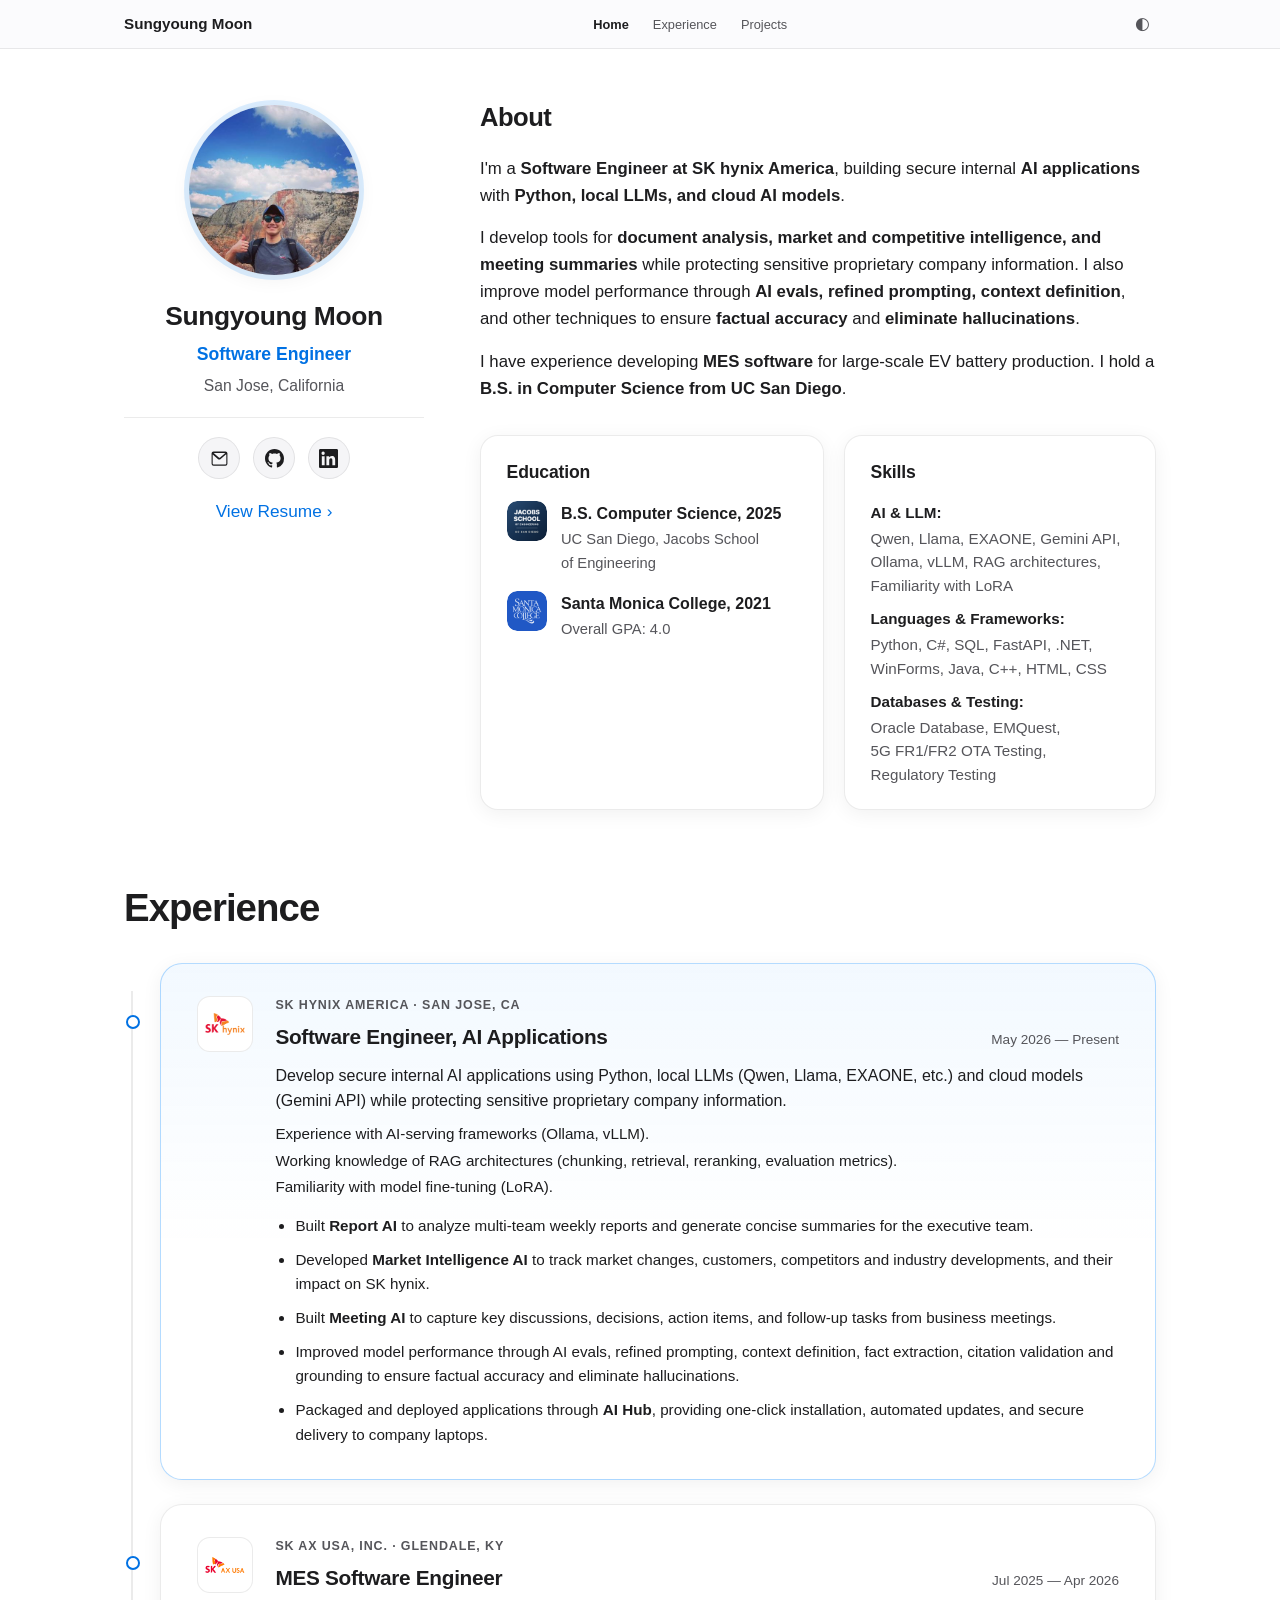
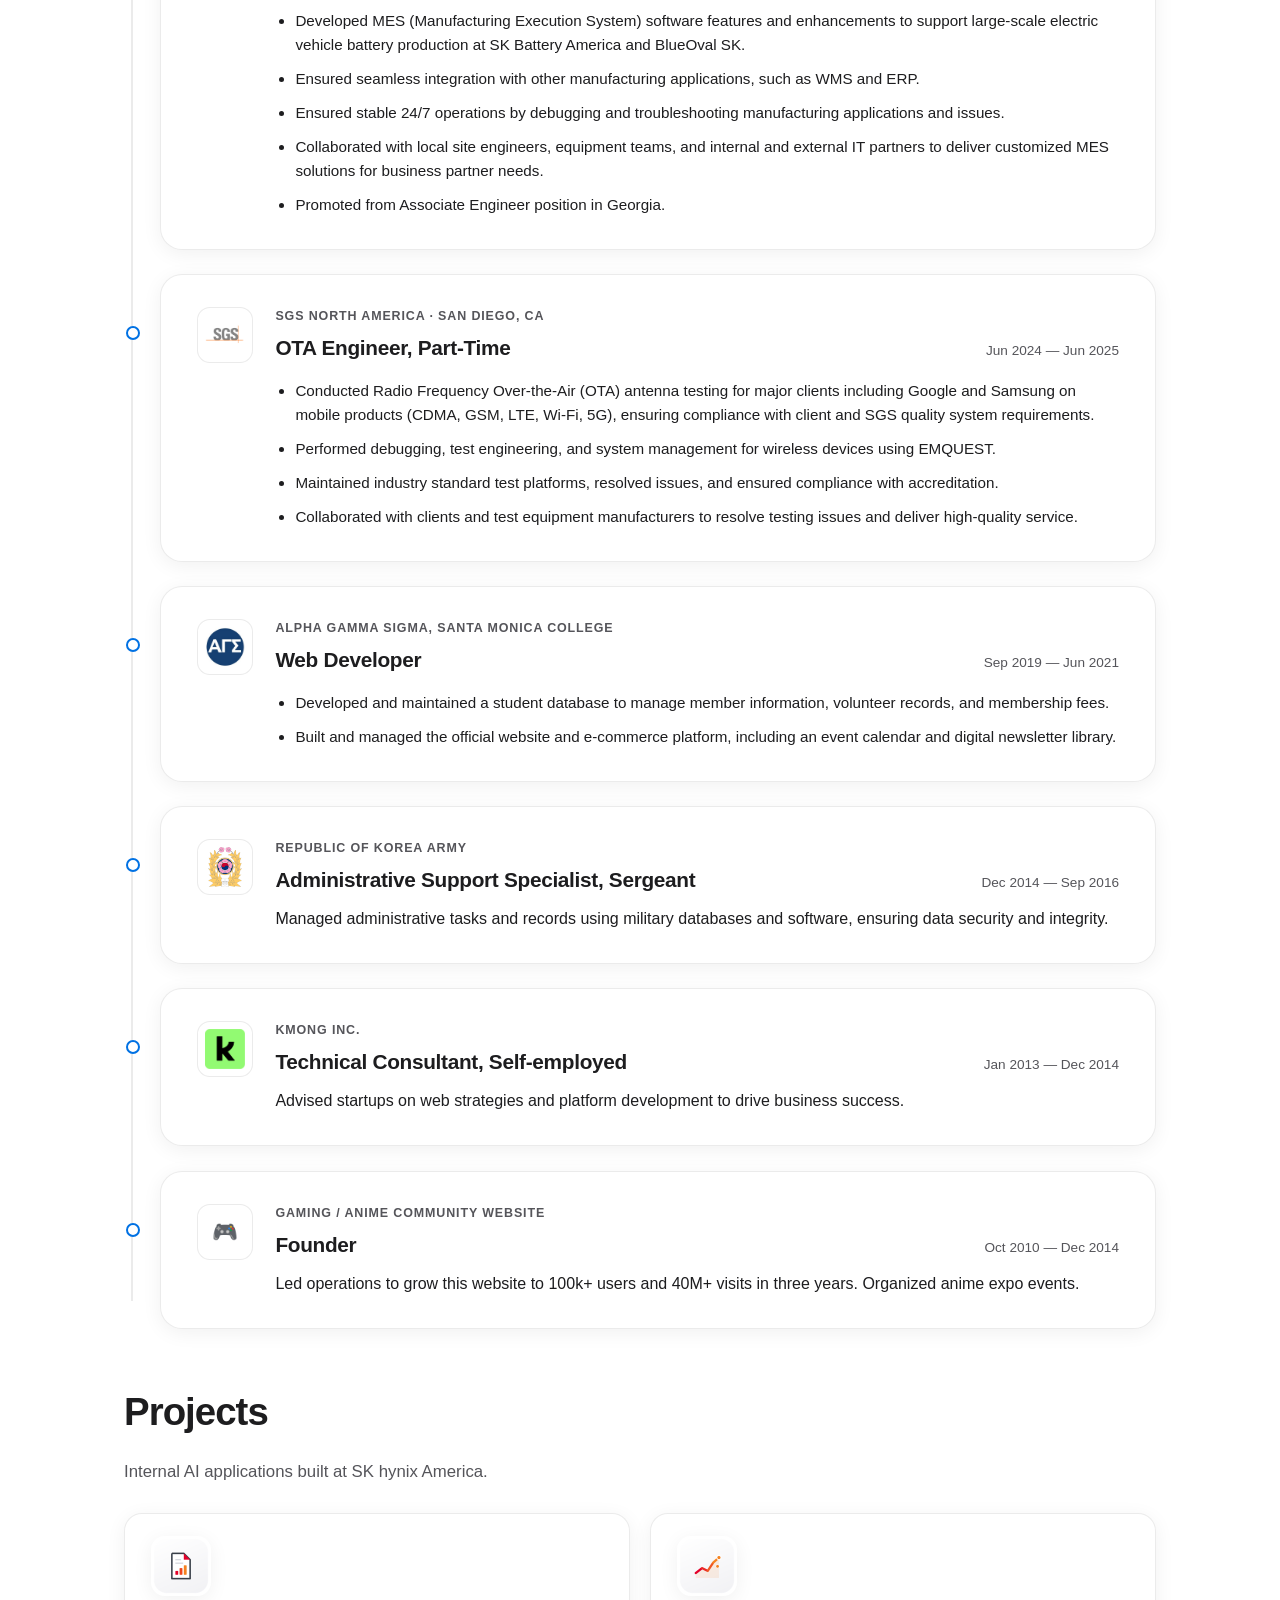
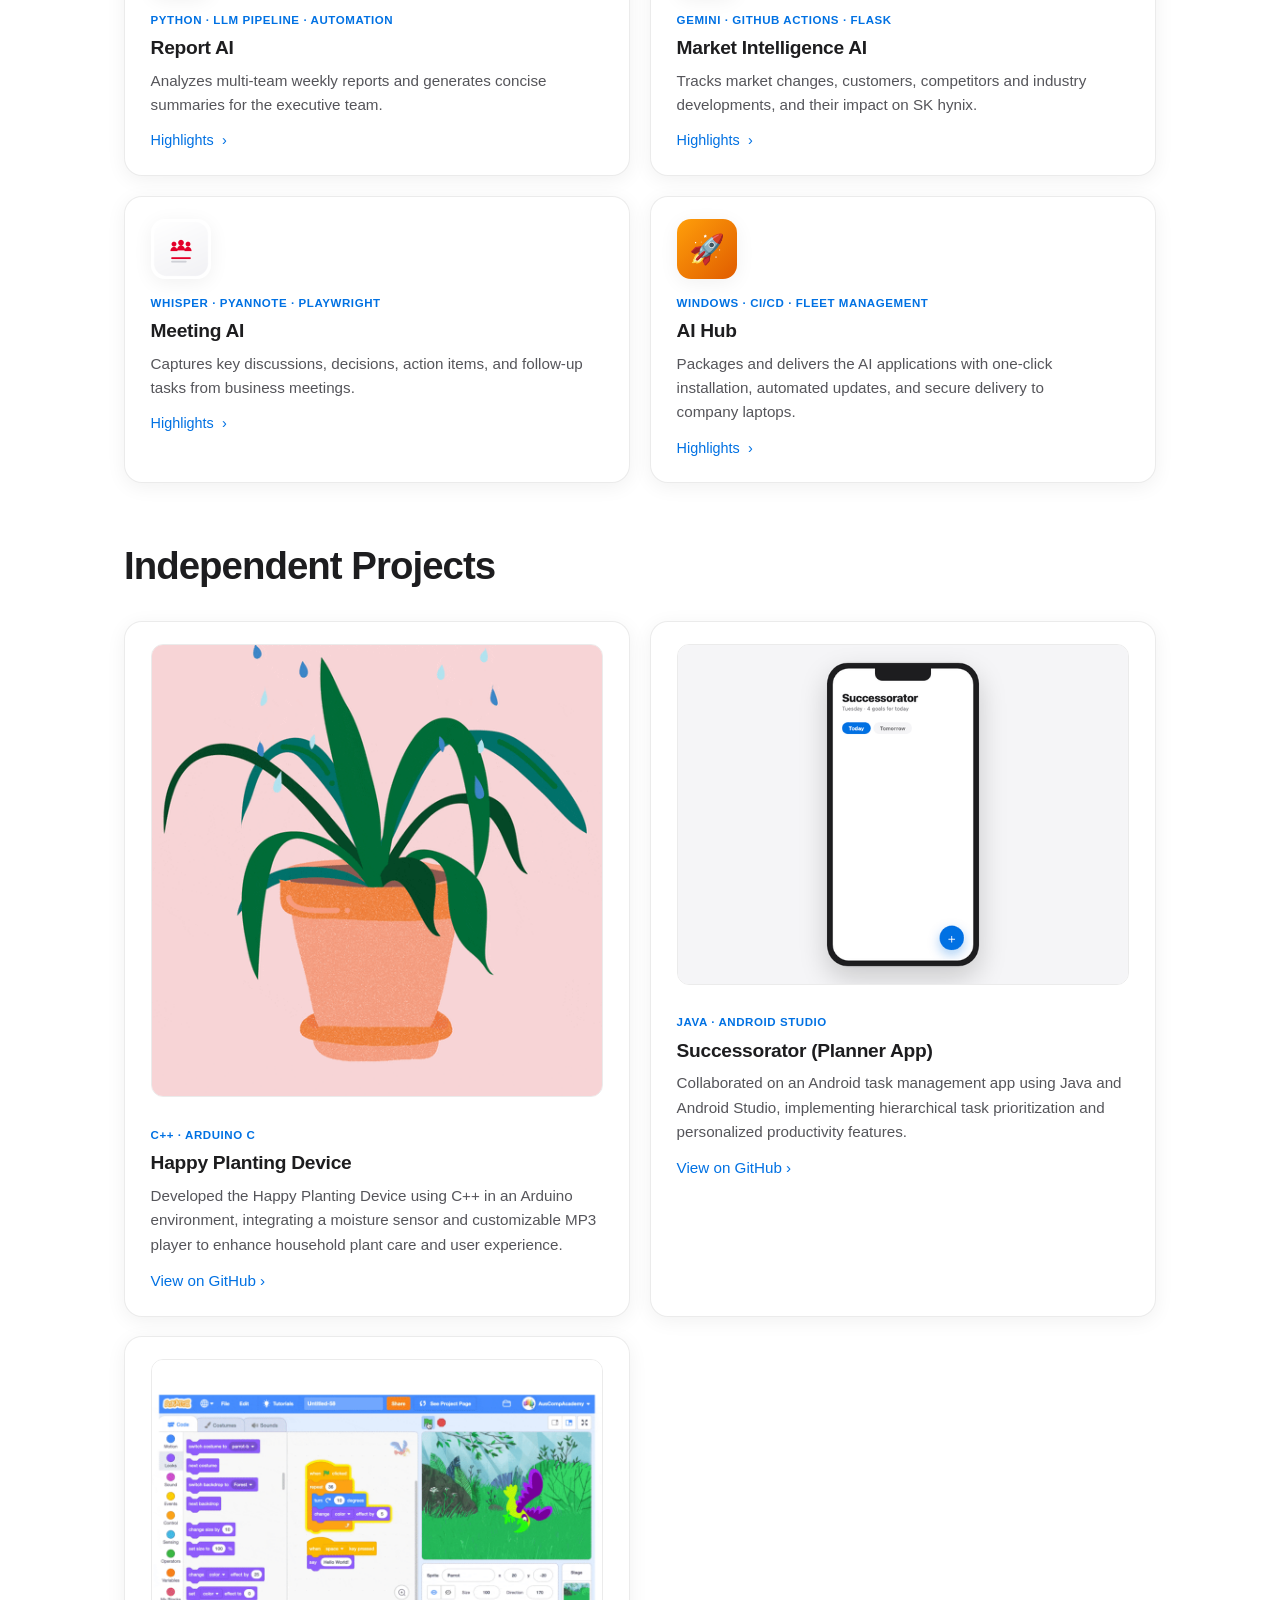
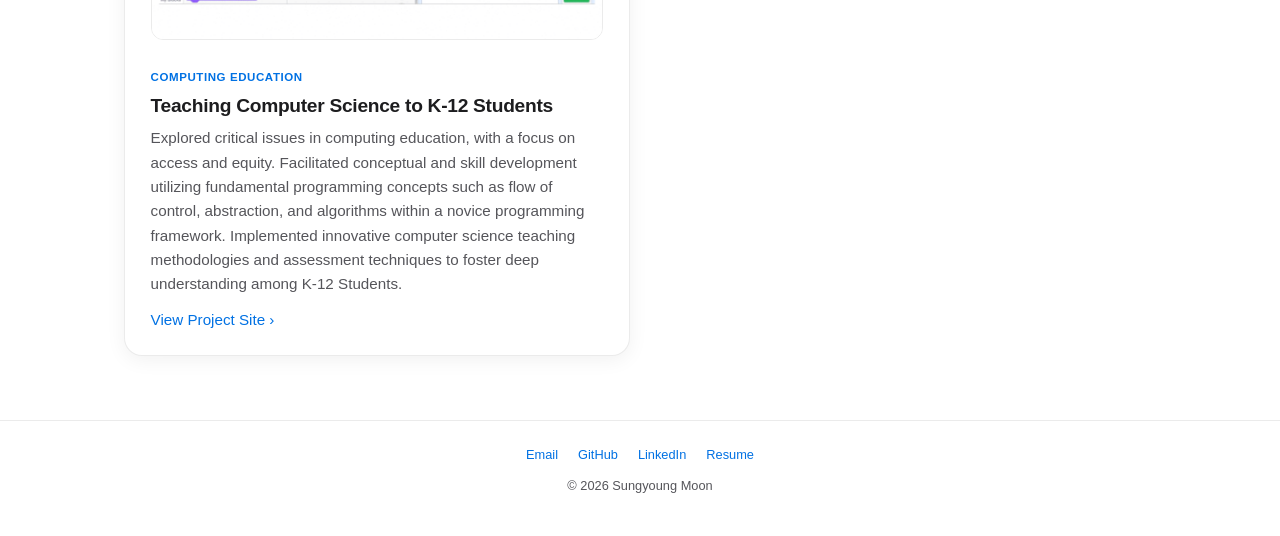
<file: index.html>
<!doctype html>
<html lang="en">
<head>
  <meta charset="utf-8">
  <meta name="viewport" content="width=device-width, initial-scale=1">
  <title>Sungyoung Moon — Software Engineer, AI Applications</title>
  <meta name="description" content="Sungyoung Moon — Software Engineer, AI Applications at SK hynix America, building AI-powered internal tools. Based in San Jose, California.">
  <link rel="stylesheet" href="style.css?v=41">
</head>
<body>

  <header class="site-header">
    <nav class="nav container">
      <a class="brand" href="index.html">Sungyoung Moon</a>
      <ul class="nav-links">
        <li><a class="active" href="#about">Home</a></li>
        <li><a href="#experience">Experience</a></li>
        <li><a href="#projects">Projects</a></li>
      </ul>
      <button id="theme-toggle" class="theme-toggle" aria-label="Toggle dark mode">◐</button>
    </nav>
  </header>

  <main>
    <div class="layout container">

      <aside class="sidebar">
        <div class="profile-card">
          <img class="sidebar-photo" src="images/profile.jpg?v=4" alt="Sungyoung Moon" width="150" height="150">
          <h1 class="sidebar-name">Sungyoung Moon</h1>
          <p class="sidebar-role">Software&nbsp;Engineer</p>
          <p class="sidebar-loc">San Jose, California</p>
          <hr class="sidebar-divider">
          <ul class="social-row">
            <li>
              <a href="mailto:sungyoungmn@gmail.com" aria-label="Email" title="sungyoungmn@gmail.com">
                <svg viewBox="0 0 24 24" aria-hidden="true"><path d="M2 5.5A2.5 2.5 0 0 1 4.5 3h15A2.5 2.5 0 0 1 22 5.5v13a2.5 2.5 0 0 1-2.5 2.5h-15A2.5 2.5 0 0 1 2 18.5v-13Zm2.6-.5 6.9 5.9a.8.8 0 0 0 1 0L19.4 5H4.6Zm15.4 1.9-6.5 5.6a2.8 2.8 0 0 1-3.6 0L3.4 6.9V18.5c0 .6.5 1 1.1 1h15c.6 0 1.1-.4 1.1-1V6.9Z"/></svg>
              </a>
            </li>
            <li>
              <a href="https://github.com/sungyoungmoon" target="_blank" rel="noopener" aria-label="GitHub" title="GitHub">
                <svg viewBox="0 0 16 16" aria-hidden="true"><path d="M8 0C3.58 0 0 3.58 0 8c0 3.54 2.29 6.53 5.47 7.59.4.07.55-.17.55-.38 0-.19-.01-.82-.01-1.49-2.01.37-2.53-.49-2.69-.94-.09-.23-.48-.94-.82-1.13-.28-.15-.68-.52-.01-.53.63-.01 1.08.58 1.23.82.72 1.21 1.87.87 2.33.66.07-.52.28-.87.51-1.07-1.78-.2-3.64-.89-3.64-3.95 0-.87.31-1.59.82-2.15-.08-.2-.36-1.02.08-2.12 0 0 .67-.21 2.2.82.64-.18 1.32-.27 2-.27s1.36.09 2 .27c1.53-1.04 2.2-.82 2.2-.82.44 1.1.16 1.92.08 2.12.51.56.82 1.27.82 2.15 0 3.07-1.87 3.75-3.65 3.95.29.25.54.73.54 1.48 0 1.07-.01 1.93-.01 2.2 0 .21.15.46.55.38A8.01 8.01 0 0 0 16 8c0-4.42-3.58-8-8-8Z"/></svg>
              </a>
            </li>
            <li>
              <a href="https://www.linkedin.com/in/sungyoung-moon/" target="_blank" rel="noopener" aria-label="LinkedIn" title="LinkedIn">
                <svg viewBox="0 0 24 24" aria-hidden="true"><path d="M20.45 20.45h-3.56v-5.57c0-1.33-.02-3.04-1.85-3.04-1.85 0-2.14 1.45-2.14 2.94v5.67H9.35V9h3.41v1.56h.05c.48-.9 1.64-1.85 3.37-1.85 3.6 0 4.27 2.37 4.27 5.46v6.28ZM5.34 7.43a2.07 2.07 0 1 1 0-4.13 2.07 2.07 0 0 1 0 4.13Zm1.78 13.02H3.56V9h3.56v11.45ZM22.22 0H1.77C.79 0 0 .77 0 1.72v20.55C0 23.23.79 24 1.77 24h20.45c.98 0 1.78-.77 1.78-1.73V1.72C24 .77 23.2 0 22.22 0Z"/></svg>
              </a>
            </li>
          </ul>
          <a class="btn-resume" href="files/Sungyoung_Moon_Resume.pdf?v=3" target="_blank" rel="noopener">View Resume</a>
        </div>
      </aside>

      <section class="content">
        <h2 class="page-title" id="about">About</h2>
        <p class="about-body">
          I'm a <strong>Software Engineer at SK hynix America</strong>, building secure internal
          <strong>AI applications</strong> with <strong>Python, local LLMs, and cloud AI models</strong>.
        </p>
        <p class="about-body">
          I develop tools for <strong>document analysis, market and competitive intelligence,
          and meeting summaries</strong> while protecting sensitive proprietary company
          information. I also improve model performance through <strong>AI evals, refined
          prompting, context definition</strong>, and other techniques to ensure <strong>factual
          accuracy</strong> and <strong>eliminate hallucinations</strong>.
        </p>
        <p class="about-body">
          I have experience developing <strong>MES software</strong> for large‑scale EV battery
          production. I hold a <strong>B.S. in Computer Science from UC San Diego</strong>.
        </p>

        <div class="two-col">
          <div class="two-col-card">
            <h3 class="mini-heading">Education</h3>
            <ul class="edu-list">
          <li class="edu-row">
            <span class="edu-logo edu-logo-flat"><img src="images/jsoe.png?v=2" alt="UC San Diego Jacobs School of Engineering logo"></span>
            <div>
              <p class="edu-degree">B.S. Computer Science, 2025</p>
              <p class="edu-school">UC San Diego, Jacobs School of Engineering</p>
            </div>
          </li>
          <li class="edu-row">
            <span class="edu-logo edu-logo-flat"><img src="images/smc.png?v=2" alt="Santa Monica College logo"></span>
            <div>
              <p class="edu-degree">Santa Monica College, 2021</p>
              <p class="edu-school">Overall GPA: 4.0</p>
            </div>
          </li>
            </ul>

          </div>
          <div class="two-col-card">
            <h3 class="mini-heading">Skills</h3>
            <ul class="skill-lines">
              <li><strong>AI &amp; LLM:</strong> Qwen, Llama, EXAONE, Gemini&nbsp;API, Ollama, vLLM, RAG&nbsp;architectures, Familiarity with&nbsp;LoRA</li>
              <li><strong>Languages &amp; Frameworks:</strong> Python, C#, SQL, FastAPI, .NET, WinForms, Java, C++, HTML, CSS</li>
              <li><strong>Databases &amp; Testing:</strong> Oracle&nbsp;Database, EMQuest, 5G&nbsp;FR1/FR2 OTA&nbsp;Testing, Regulatory&nbsp;Testing</li>
            </ul>
          </div>
        </div>

      </section>

    </div>

    <div class="container content-full">

        <!-- ===================== Experience ===================== -->
        <h2 class="section-heading" id="experience">Experience</h2>

        <div class="xp-list">

          <article class="xp-item xp-featured">
            <span class="entry-logo xp-logo"><img src="images/skhynix.png" alt="SK hynix logo"></span>
            <div class="xp-body">
              <p class="xp-eyebrow">SK hynix America · San Jose, CA</p>
              <div class="xp-head">
                <h3>Software&nbsp;Engineer, AI&nbsp;Applications</h3>
                <span class="xp-date">May 2026 — Present</span>
              </div>
              <p class="xp-gist">Develop secure internal AI applications using Python, local LLMs (Qwen, Llama, EXAONE, etc.) and cloud models (Gemini API) while protecting sensitive proprietary company information.</p>
              <ul class="xp-notes">
                <li>Experience with AI‑serving frameworks (Ollama, vLLM).</li>
                <li>Working knowledge of RAG architectures (chunking, retrieval, reranking, evaluation metrics).</li>
                <li>Familiarity with model fine‑tuning (LoRA).</li>
              </ul>
              <ul class="entry-points xp-points">
                <li>Built <strong>Report AI</strong> to analyze multi‑team weekly reports and generate concise summaries for the executive team.</li>
                <li>Developed <strong>Market Intelligence AI</strong> to track market changes, customers, competitors and industry developments, and their impact on SK hynix.</li>
                <li>Built <strong>Meeting AI</strong> to capture key discussions, decisions, action items, and follow‑up tasks from business meetings.</li>
                <li>Improved model performance through AI evals, refined prompting, context definition, fact extraction, citation validation and grounding to ensure factual accuracy and eliminate hallucinations.</li>
                <li>Packaged and deployed applications through <strong>AI Hub</strong>, providing one‑click installation, automated updates, and secure delivery to company laptops.</li>
              </ul>
            </div>
          </article>

          <article class="xp-item">
            <span class="entry-logo xp-logo"><img src="images/skax.png" alt="SK AX USA logo"></span>
            <div class="xp-body">
              <p class="xp-eyebrow">SK AX USA, Inc. · Glendale, KY</p>
              <div class="xp-head">
                <h3>MES Software Engineer</h3>
                <span class="xp-date">Jul 2025 — Apr 2026</span>
              </div>
              <ul class="entry-points xp-points">
                <li>Developed MES (Manufacturing Execution System) software features and enhancements to support large‑scale electric vehicle battery production at SK Battery America and BlueOval SK.</li>
                <li>Ensured seamless integration with other manufacturing applications, such as WMS and ERP.</li>
                <li>Ensured stable 24/7 operations by debugging and troubleshooting manufacturing applications and issues.</li>
                <li>Collaborated with local site engineers, equipment teams, and internal and external IT partners to deliver customized MES solutions for business partner needs.</li>
                <li>Promoted from Associate Engineer position in Georgia.</li>
              </ul>
            </div>
          </article>

          <article class="xp-item">
            <span class="entry-logo xp-logo"><img src="images/sgs.png" alt="SGS logo"></span>
            <div class="xp-body">
              <p class="xp-eyebrow">SGS North America · San Diego, CA</p>
              <div class="xp-head">
                <h3>OTA Engineer, Part‑Time</h3>
                <span class="xp-date">Jun 2024 — Jun 2025</span>
              </div>
              <ul class="entry-points xp-points">
                <li>Conducted Radio Frequency Over‑the‑Air (OTA) antenna testing for major clients including Google and Samsung on mobile products (CDMA, GSM, LTE, Wi‑Fi, 5G), ensuring compliance with client and SGS quality system requirements.</li>
                <li>Performed debugging, test engineering, and system management for wireless devices using EMQUEST.</li>
                <li>Maintained industry standard test platforms, resolved issues, and ensured compliance with accreditation.</li>
                <li>Collaborated with clients and test equipment manufacturers to resolve testing issues and deliver high‑quality service.</li>
              </ul>
            </div>
          </article>

          <article class="xp-item">
            <span class="entry-logo xp-logo"><img src="images/ags.svg" alt="Alpha Gamma Sigma logo"></span>
            <div class="xp-body">
              <p class="xp-eyebrow">Alpha Gamma Sigma, Santa Monica College</p>
              <div class="xp-head">
                <h3>Web Developer</h3>
                <span class="xp-date">Sep 2019 — Jun 2021</span>
              </div>
              <ul class="entry-points xp-points">
                <li>Developed and maintained a student database to manage member information, volunteer records, and membership fees.</li>
                <li>Built and managed the official website and e‑commerce platform, including an event calendar and digital newsletter library.</li>
              </ul>
            </div>
          </article>

          <article class="xp-item">
            <span class="entry-logo xp-logo"><img src="images/rokarmy.png" alt="Republic of Korea Army emblem"></span>
            <div class="xp-body">
              <p class="xp-eyebrow">Republic of Korea Army</p>
              <div class="xp-head">
                <h3>Administrative Support Specialist, Sergeant</h3>
                <span class="xp-date">Dec 2014 — Sep 2016</span>
              </div>
              <p class="xp-gist">Managed administrative tasks and records using military databases and software, ensuring data security and integrity.</p>
            </div>
          </article>

          <article class="xp-item">
            <span class="entry-logo xp-logo"><img src="images/kmong.png" alt="Kmong logo"></span>
            <div class="xp-body">
              <p class="xp-eyebrow">Kmong Inc.</p>
              <div class="xp-head">
                <h3>Technical Consultant, Self‑employed</h3>
                <span class="xp-date">Jan 2013 — Dec 2014</span>
              </div>
              <p class="xp-gist">Advised startups on web strategies and platform development to drive business success.</p>
            </div>
          </article>

          <article class="xp-item">
            <span class="entry-logo xp-logo entry-logo-text" style="font-size:1.3rem">🎮</span>
            <div class="xp-body">
              <p class="xp-eyebrow">Gaming / Anime Community Website</p>
              <div class="xp-head">
                <h3>Founder</h3>
                <span class="xp-date">Oct 2010 — Dec 2014</span>
              </div>
              <p class="xp-gist">Led operations to grow this website to 100k+ users and 40M+ visits in three years. Organized anime expo events.</p>
            </div>
          </article>

        </div>

        <!-- ===================== Projects ===================== -->
        <h2 class="section-heading" id="projects">Projects</h2>
        <p class="page-lede">Internal AI applications built at SK hynix America.</p>

        <div class="project-grid">

          <article class="card project-card">
            <img class="project-icon project-icon-img" src="images/reportai.png" alt="Report AI icon" width="60" height="60">
            <p class="project-tag">Python · LLM Pipeline · Automation</p>
            <h3>Report AI</h3>
            <p class="project-tagline">Analyzes multi‑team weekly reports and generates concise summaries for the executive team.</p>
            <details class="disclosure">
              <summary>Highlights</summary>
              <ul class="entry-points">
                <li><strong>Eliminated 2–4 hours of manual copy‑paste</strong> per reporting cycle by automating a 5‑tier Korean Word‑document hierarchy (team member → team lead → department → director → CEO) into a single compiled, template‑styled .docx.</li>
                <li><strong>Designed a citation‑anchored generation pipeline</strong> (PREP → GENERATE → CHECK → VERIFY → REPAIR) where every generated bullet must cite the numbered source lines it used; deterministic regex checks catch hallucinated and dropped facts with zero LLM cost, and a small‑model verifier judges each bullet against only its own cited lines.</li>
                <li><strong>Cut per‑topic generation from 220s to ~40s (5.5×)</strong> by profiling the real bottleneck — the small model's discarded reasoning tokens and model swapping, not the 14B generator — then switching to a non‑thinking instruct model and pinning both models in memory.</li>
                <li><strong>Built an offline eval harness</strong> that scores fact coverage, hallucination rate, and style compliance against real documents, so model and prompt changes are decided with numbers rather than spot‑checks.</li>
                <li><strong>Handled DRM/IRM‑encrypted documents</strong> by falling back to Word COM automation using the user's own credentials when standard parsing fails.</li>
              </ul>
            </details>
          </article>

          <article class="card project-card">
            <img class="project-icon project-icon-img" src="images/marketai.png" alt="Market Intelligence AI icon" width="60" height="60">
            <p class="project-tag">Gemini · GitHub Actions · Flask</p>
            <h3>Market Intelligence AI</h3>
            <p class="project-tagline">Tracks market changes, customers, competitors and industry developments, and their impact on SK hynix.</p>
            <details class="disclosure">
              <summary>Highlights</summary>
              <ul class="entry-points">
                <li><strong>Delivered a daily long‑form intelligence report</strong> on customers, competitors, and the memory/AI market for leadership, generated from grounded web search across tiered sources plus a Telegram feed of industry channels.</li>
                <li><strong>Solved a hard network constraint architecturally:</strong> the company laptop can read GitHub over HTTPS but cannot make outbound POSTs. Moved every internet‑touching operation into GitHub Actions, so the laptop only ever pulls results — the workaround became the architecture.</li>
                <li><strong>Extracted Gemini's grounding metadata</strong> into per‑claim citation links so every statement in the report is traceable to a real source, deliberately matching on text snippets rather than the API's byte offsets (which silently corrupt on Korean multi‑byte text).</li>
                <li><strong>Built a local Flask viewer</strong> with per‑company Radar pages, an executive top‑3 Signals layer, archive search, and SK hynix house‑template .docx export.</li>
              </ul>
            </details>
          </article>

          <article class="card project-card">
            <img class="project-icon project-icon-img" src="images/meetingai.png" alt="Meeting AI icon" width="60" height="60">
            <p class="project-tag">Whisper · pyannote · Playwright</p>
            <h3>Meeting AI</h3>
            <p class="project-tagline">Captures key discussions, decisions, action items, and follow‑up tasks from business meetings.</p>
            <details class="disclosure">
              <summary>Highlights</summary>
              <ul class="entry-points">
                <li><strong>Built a fully local pipeline:</strong> a Playwright bot joins the Webex call as a self‑announcing silent participant, captures system audio via WASAPI loopback, and post‑call runs local Whisper (large‑v3) transcription concurrently with pyannote speaker diarization, merged by timestamp.</li>
                <li><strong>Redesigned extraction into three passes</strong> after testing showed schema‑constrained generation collapses into empty or placeholder output regardless of model size: free‑form synthesis, then mechanical structuring with line‑number citations, then a grounding check that drops any claim whose cited transcript line doesn't exist or doesn't support it — including fabricated attendees.</li>
                <li><strong>Shipped real‑time transcription</strong> during the meeting using a small Whisper model over a sliding window with LocalAgreement‑2 confirmation, streamed over SSE, plus a guard that discards Whisper's decoding‑loop hallucinations before they can be confirmed permanently.</li>
                <li><strong>Rebuilt the product as a notes‑first app</strong> (type your own notes; the AI summary lands beneath them), using the filesystem as the database with a global write lock and content‑hash revisions so a summary landing mid‑typing can never clobber the user's work.</li>
              </ul>
            </details>
          </article>

          <article class="card project-card">
            <span class="project-icon" style="background:linear-gradient(135deg,#ff9f0a,#e05c00)">🚀</span>
            <p class="project-tag">Windows · CI/CD · Fleet Management</p>
            <h3>AI Hub</h3>
            <p class="project-tagline">Packages and delivers the AI applications with one‑click installation, automated updates, and secure delivery to company laptops.</p>
            <details class="disclosure">
              <summary>Highlights</summary>
              <ul class="entry-points">
                <li><strong>Built the single entry point for all three tools:</strong> a zero‑dependency native window that starts each tool on demand, reuses already‑running instances, and shuts down what it started — chosen over richer UI frameworks because any pip install can be blocked on a managed laptop.</li>
                <li><strong>Packaged everything into a one‑file Windows installer</strong> built in CI, so end users double‑click once with no terminal, Python, or admin steps.</li>
                <li><strong>Implemented remote fleet control:</strong> a single public manifest file drives every installed laptop to update or fully self‑uninstall, with SHA‑256 verification and exact‑version matching so rollback is the same mechanism run backwards — for machines you can never log into.</li>
              </ul>
            </details>
          </article>

        </div>

        <h3 class="section-heading">Independent Projects</h3>
        <div class="project-grid">

          <article class="card project-card">
            <img class="project-media" src="images/happyplant.gif" alt="Happy Planting Device animation" width="480" height="480" loading="lazy">
            <p class="project-tag">C++ · Arduino C</p>
            <h3>Happy Planting Device</h3>
            <p class="project-tagline">Developed the Happy Planting Device using C++ in an Arduino environment, integrating a moisture sensor and customizable MP3 player to enhance household plant care and user experience.</p>
            <a class="project-link" href="https://github.com/sungyoungmoon/Happy-Planting-Device" target="_blank" rel="noopener">View on GitHub ›</a>
          </article>

          <article class="card project-card">
            <img class="project-media" src="images/successorator.gif?v=2" alt="Successorator planner app animation" width="640" height="480" loading="lazy">
            <p class="project-tag">Java · Android Studio</p>
            <h3>Successorator (Planner App)</h3>
            <p class="project-tagline">Collaborated on an Android task management app using Java and Android Studio, implementing hierarchical task prioritization and personalized productivity features.</p>
            <a class="project-link" href="https://github.com/sungyoungmoon/to-do-list" target="_blank" rel="noopener">View on GitHub ›</a>
          </article>

          <article class="card project-card">
            <img class="project-media" src="images/teaching.gif" alt="Teaching Computer Science to K-12 Students" width="940" height="580" loading="lazy">
            <p class="project-tag">Computing Education</p>
            <h3>Teaching Computer Science to K‑12 Students</h3>
            <p class="project-tagline">Explored critical issues in computing education, with a focus on access and equity. Facilitated conceptual and skill development utilizing fundamental programming concepts such as flow of control, abstraction, and algorithms within a novice programming framework. Implemented innovative computer science teaching methodologies and assessment techniques to foster deep understanding among K‑12 Students.</p>
            <a class="project-link" href="https://sites.google.com/ucsd.edu/sumoon/home" target="_blank" rel="noopener">View Project Site ›</a>
          </article>

        </div>

    </div>
  </main>

  <footer class="site-footer">
    <div class="container">
      <ul class="footer-links">
        <li><a href="mailto:sungyoungmn@gmail.com">Email</a></li>
        <li><a href="https://github.com/sungyoungmoon" target="_blank" rel="noopener">GitHub</a></li>
        <li><a href="https://www.linkedin.com/in/sungyoung-moon/" target="_blank" rel="noopener">LinkedIn</a></li>
        <li><a href="files/Sungyoung_Moon_Resume.pdf?v=3" download="Sungyoung_Moon_Resume.pdf">Resume</a></li>
      </ul>
      <p>© 2026 Sungyoung Moon</p>
    </div>
  </footer>

  <script src="site.js?v=6"></script>

</body>
</html>
</file>
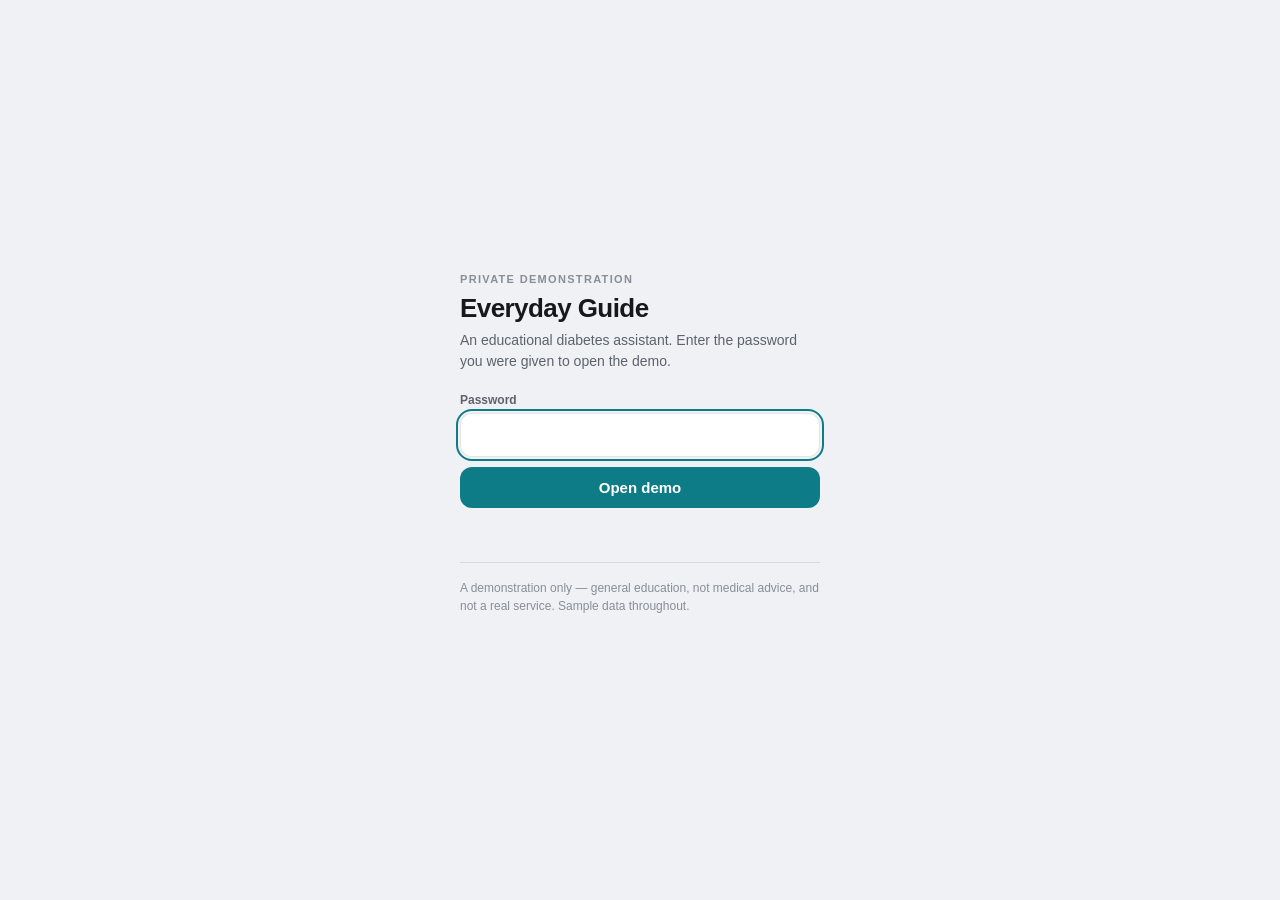
<file: demo-m1/index.html>
<!doctype html>
<html lang="en">
<head>
<meta charset="UTF-8">
<meta name="viewport" content="width=device-width, initial-scale=1, viewport-fit=cover">
<meta name="color-scheme" content="light dark">
<meta name="robots" content="noindex, nofollow, noarchive">
<title>Everyday Guide — Demonstration</title>
<script>
  // Match the app: light unless the viewer explicitly chose otherwise.
  (function(){var r=document.documentElement;if(r.hasAttribute("data-theme"))return;
   var t=null;try{t=localStorage.getItem("eg-theme")}catch(e){}
   if(t==="light"||t==="dark")r.setAttribute("data-theme",t);
   else if(t!=="system")r.setAttribute("data-theme","light");})();
</script>
<style>
  :root{--bg:#eff1f4;--card:#fff;--ink:#16181c;--ink2:#5c636d;--ink3:#878e98;
        --line:rgba(16,18,22,.1);--fill:#eceef1;--accent:#0e7c87;--on:#fff;--err:#9c3229;
        color-scheme:light}
  @media (prefers-color-scheme:dark){:root:not([data-theme="light"]){--bg:#0a0b0d;
        --card:#17191e;--ink:#f2f4f6;--ink2:#a3aab4;--ink3:#767d87;
        --line:rgba(255,255,255,.1);--fill:#23262c;--accent:#57d3e0;--on:#062c31;
        --err:#ff9f97;color-scheme:dark}}
  :root[data-theme="dark"]{--bg:#0a0b0d;--card:#17191e;--ink:#f2f4f6;--ink2:#a3aab4;
        --ink3:#767d87;--line:rgba(255,255,255,.1);--fill:#23262c;--accent:#57d3e0;
        --on:#062c31;--err:#ff9f97;color-scheme:dark}
  *{box-sizing:border-box}
  html,body{height:100%;margin:0}
  body{background:var(--bg);color:var(--ink);
       font-family:-apple-system,BlinkMacSystemFont,"Helvetica Neue","Segoe UI",Roboto,Arial,sans-serif;
       -webkit-font-smoothing:antialiased}
  .gate{min-height:100%;display:grid;place-items:center;padding:24px}
  .box{width:100%;max-width:360px}
  .eyebrow{font-size:11px;font-weight:700;letter-spacing:.12em;text-transform:uppercase;
           color:var(--ink3);margin:0 0 8px}
  h1{margin:0 0 6px;font-size:26px;font-weight:640;letter-spacing:-.022em}
  .sub{margin:0 0 22px;font-size:14px;line-height:1.45;color:var(--ink2)}
  label{display:block;font-size:12px;font-weight:600;color:var(--ink2);margin-bottom:6px}
  input{width:100%;padding:12px 14px;font:inherit;font-size:16px;color:var(--ink);
        background:var(--card);border:1px solid var(--line);border-radius:12px}
  input:focus-visible{outline:2.5px solid var(--accent);outline-offset:2px}
  button{width:100%;margin-top:10px;padding:12px;font:inherit;font-size:15px;font-weight:590;
         color:var(--on);background:var(--accent);border:0;border-radius:12px;cursor:pointer}
  button:disabled{opacity:.5;cursor:progress}
  .msg{margin:12px 0 0;font-size:13px;line-height:1.45;min-height:1.2em}
  .msg[data-kind=error]{color:var(--err)}
  .msg[data-kind=info]{color:var(--ink3)}
  .foot{margin-top:26px;padding-top:16px;border-top:1px solid var(--line);
        font-size:12px;line-height:1.5;color:var(--ink3)}
</style>
</head>
<body>
<div id="root"></div>
<div class="gate" id="gate">
  <form class="box" id="form">
    <p class="eyebrow">Private demonstration</p>
    <h1>Everyday Guide</h1>
    <p class="sub">An educational diabetes assistant. Enter the password you were given to open the demo.</p>
    <label for="pw">Password</label>
    <input id="pw" type="password" autocomplete="current-password" autofocus>
    <button type="submit" id="go">Open demo</button>
    <p class="msg" id="msg" role="status" aria-live="polite"></p>
    <p class="foot">A demonstration only — general education, not medical advice, and not a real
    service. Sample data throughout.</p>
  </form>
</div>
<script>
const DATA = {"v":1,"it":310000,"salt":"0RU2CtNmdzYrpvfDS0rPrQ==","iv":"R2wa7lIuS3+vhhFl","ct":"d4X6Kq4AM+7abrFCnzRzBcbzquCPpNvKnOu02XkI30/4nm4EA+luaX5EaIT14kVKe3J9nCyNm3d4iJCC1Ceb67OcszUBS/YGdh0P54d4nFVhJ0kL5bV13YktkK5/ynU2U0csPSEyzt8Vp93Oktg4xcRznQCn+y6g67NH2n9CSVBZB3+XnHZluW8L4dJLjoZVRJAM/bXl2WN8RofLU3K9rk59p4cPoJPA+11bLVzGuIFmqXBpBHJQu3uV4HrNTSykTtcUFBDDBlFrCpZfNttcO2KxKr7+qpUK2s6zKnRKxuP3o0wA0CTjHDHX9ZZE4oz/GYrVbzC602yatfXaWC1TZkB9Zm3LRtjGyGFw3DKHk6ROgUC+EmJy41+nHwvndoE8hLF2elar+/0+QiMCRUJlpjzu0pcbDrsYoU9tQ2P1xmMbMIv6D+tnZ7qyd9bJ6PW411yeOElm0LKNAbQ0usYl8ryGuN8jGiGQUrrJ+wsd4Pl3Bupu6R/eK5XYDfcS96szGUHTwhvAnEWtvbAqJR0FssIO+8o6uMyyr2sDhUaPy9ex/eNQ/vWizvPkzIt2N0I10fROlOi8XyKOfuQrmJUQrYR5NyYM733cIT8JM08VrutOgrcOBmDJWUgUnAsT6oD/VbA65fV5ztfkLwALWU3xK0SyBTZjO7qCBpqUOofbmb+LWiPnsjYTCf1TsdCSh7X/XPOobNABET7TFUzjsJjT79N2OHKaDZUlGRJVXPyv3j90GA5kvndcq6p6YabGBrWr2+WvR7ZCR5li3wOOPG0ZJei8JJdTFARyJyCCI9EBaeBzS5fNhCUDbxfEcUjtC1CO1PeDqai7/XseEyh2BpoIaxNdgQdfg5xJgNK4nLqJqLDNxnAimaZ6Ej+8HlApGta24gayx7JtHamSKOH45WjdnQ8OEEZNV1+slp2kcq5sHnnuFzaLt8DJdtKeSOVpizRuXJ9laXclFNXJjeZDEPB96dESvd8Iwk/m5OX2aCa51ODEXVk8tVZfgl1SYk14E9B8lG9ZxB2wj7swShYUPt+Ao98Hkz01FXipBWWD478zrhEt4U6n/plxAjTqY4eG3A0BFgXKdZMm0AaAhryXz5rMa2Vou3/vqNBvowOTLH08VnVdx6fVSrksq/s/6co/pas6htTYy8kGnMYsMOoDdgUxf0NaZAcb8bgvP/1l/VZQGrYbrHQ4JyoAmSgEjW7jzSlXUFpgLra5OSt2bngcRZzD5dr6JSpCgMw2Dx1BqS7Xz0MlbEqOTs+PupXMIQwhm+BghNsTHz4+3trhjSkHH8otpyhugJjOeDYtnznzL1lRPfOHGtc/xAJtblOkb8JEWNRTfRsjg2NYuuORfoSVdFM5smHED/y/cQkyx9LY7HHfBdIYt5rsR1WGaoQZ/[base64]/8XNfABzJ0SH7cRpqhgzHD2x13OJAUPf8dYh1mwOyK2MmlAm0oz1+siEsSfapteirJs3hCa6u7oLg1usaRPSyBt0/08IAsymQBtWdAvK0/saNBXDF3evThbImsxTJEXxX3DmEY/oixSKciGePeEyd6rHJwVKSmS3tD2rqO+VsnmVg267Xu536xdeNRoXMojdloF5ql9ViLu6Pkm7vP7lJYq/SDRJte7bQYmfqZo8nY9EHuhdZtO5j3j/lHCw1NmiUceVQKZ589979fxU3YknA/EDIexk61lcIUdZotl4znMtHpocAhnpwHTa1T9zFpKmeh9YM6+XIfwt1AIU7pxTdAmZNCyE7dOYKUZCx/cYVFtqsncD+r6DqjgVyp5XhkJ2G96/[base64]/3JWDBapWdbffzKIV+Fr4zxfdgv/1E9jBt+w9OQprLLKfHbt3K7PbVu/VLorjVHkZLZ3tH5o9zff0tEd040c/1YskwugK2rN0WJKvMzMt/g8HrBei7gYdiGY9obHL0qH4WHZh8bFQ24QaTw3awmOLs8T+9pjHmHxskkbeXP3aNw36X1NTffx+RmEVfEui5yUiz11jA9phRMUoSsd7TxrBgv4RJythKlbe0EjBX/o+HolUBxFH6S7K+iC8W7OEA+Ut6Qh4+wdXv5sGKsqwtvN3KUgSmJnU+AykhqcYCok/JoBY0bVZkWFv2Qju5PopyAVbVvMUlkLOTqEHEBtLSB7r7v8eTGLTkr8ti8Zj3u5AEsBzHTKlzQ3Y7w2+KOxKCXUPk5/AgqeuKWMxVQAjbY2ji+7sh0hlxO7f6n+RxkthsjEMjPtEXkrVMP6ifzYz/zH3VHQIGbvHWHEas22JPePHkLQSGsaxr/usUb42JYGvoNRBenyrNo9m8ZgiymffBGVzoNaLQvhVnsV6YcWGE+WdlYAPsF36H2iPrkv/EGEMzmVH6m9PIz5Kdkk+MPqzPlIGnrMzp5GvfHIubncaCsOKbNrSkowUf3xAFkLGBDFOFfUnJLhDmwyNCCYoKQzY2xMFBoGTHG2o7w+/PL/noiO+QdMbqwMoSWZ/slt4kytVlOoVbUm9cOmVKuGG+xBexpneOk5mbBIszZQTQkwtBReopBFywiDqS/SJfjAmKKKxVJRfeKmyXn7TBw1oI6yoKXueKwfR/nZWkaHLK1u8skemqMYGyLwXW57ZadkBGpFQMUapqINO0wNHXrpiTM0lyN+SS1nnCwh/WuuidqUqNV5YOfS2FxDIJ1yp3krSwsQX1LX1wXMQERUrjqxeF/FypddmM4BTtVDKk1xLVEL+GJbuKArlKE5rrN89YfSGLw0dWJItaqVIoFCSnq6vDigsaHRaG6P+g5yL9QgIbWZvoSPJwvuoTAeDcDle4WYnfxQWnL23Nq0PcLQB/QSP7PAdtzKNBqEP3myGcF8HDvHfQIja5YnAiDTLJilScyQF5FyO0R+doEGJlhcjW8eRE1NveUt6iZTEQE2Qs995I65nvILeeUGAn6r0N87WapaLNFLT3LGW93mgzrp9TCgTEEAn9oOBwO+CQ4q0l97m7mh5LltO5KuPkaxQdbi2VAw8yrJhzrPJxW/ZS278gfxrj4rCmo/tlaNRDDUt/nxV3DP3Oijim/X0fo677lXcFFJA++Vqyxsdnv2D9RFbB08EYy50wcGYDqO8eQhkZqpXE05XFP9qSZuMMsZDfjdlV4KTIhCykmjGOno7gEU0ZMr4g5QFTznVYUHixYx4LR3HyDJsUSiPv/syC7sZ3CnxaSvxWZ6VD31tSfuRmui7Aq1OzFUaF6yqfM+sizoUssMYGjyi1DYciIRpUePY+BGN/eh+cAw70aOvTM0+sgVPR3gUXvPhY4MUkVYtzkavBARkOphibDJQKqqsP2RfiB8wYaZIAHHK41l11jF0fMc0QKQ9O02Yjf1avV/XzDuqUebpjbSJDvweiY3E2XklZSBlbUHJsytkuPX+LH/CopNi0hgRD2kCDdyJvGi8Kun0WLe6tfVlycGShwb4k1q2AVcPDMN0ytv0ZPrydnGhC08GxvX4j2KoPTil+LqKj7q8RdkkwY2MdioBB8ArTx4pbLfU9lhXuHFschmvv7pt+uFUSPlxJBmSGX6+ahPXXp8LOTnOpDPZB7ykklifYy81MK7JEYBe4OhqhXNMWaY6mWN/aMzXEuyoOSqGwdjhOZKs7gGpEcKjpG9sR5xd9ZrQIqDT6E94jddVVtCx4QGLozC2rocydKfZyIVTOZ5m8OH0bvXJIX/pZWzDDPyHrvXmoblvrDdTUBtnfPDoDAtE/AfJUnGhulzdnUoOqciLv8gzdtDbHl2/Wwq3mdItL6FdWbjxz9CA7yDhb9kfvCcwE60++sNJCVU8pmE5ltaroiBu4xU2l1w2I/rTq/z0KrNrpKj9e3+uw9di4kxTaB2r+pEUmOt7ft9+k3V1Dm5ONR33QFl7rY3tHz8HfTUMM2kAZ9tr0HIJ630MYyv3Wb0Yk6CXaNOWIyNA8ogIgCf6zjgDtP/4/URLHoigEcsKrT56+W7k4G4nypXcnCwWeLoLN8JsZN4wc0GCc2vx/E2aT+nHWvU7m9Trnkp2hPPfSn6HjwJYaeI3L1PrYpwklYcCERXqc5P3Bj5XVQUYmJ/yPC5c7bzMeRHHnNJ83+5OI6/9axb9Cjuub8iLbOhvnaeNfslwVG9rTlwwhThKcRUtCeFf6inDdbMHh3sNbHgzJSFTgVnNBErSPdXsXsU7s7SOj//Q3JoK5ZqYS1Re/xjkYzausK8Htgb8/r1B9yFVaMuYCDVnP5YJgYqMZgqGoGuDAx3WrmHZLrN4ut5Yq2c/51ofJEEuyhasYKV4Hg8ShyqMhllfrBRorRbbUZHRpnp5yJ/3E5pfNOYkENwchG9/p1tqPDeRq6CTfD71ez+kV7EzkmnxQDRR5KMhhhEJz71zX0mr38BilpIFwXGjx9TEoZSWoKC1RrezMwhneKsURRprtHv51rjNwGS4OOt28uH1fdudy7lPhrkuh10z/eY78uDpC5Wsofcmm96G2sjM+Gr6GYR2ZclDY5c5X9iIqLsLnOm893mHrEWM35Lj4Zdro1OPA+R5V50UuxWq9aK46CPq8KxsfoWvgzl31D5+cMaMslCfJxZNyt1EmOnRZiYU+yPdPJsFNglJQS3SA8aLsADTcgYPgCHSmKomzOLb8689zxPjGF6Ukgq/fJ2Tdd4vHUsHAzm5bLU/2surg1bU8Z32bAT3//xLodbXM1XPxeT3aEdTKal0pKjTH2EAakPZSG5SMKrVTtcP40ppSZJcjF8lYSTNijMwCKpG/rFGumOInyAsHIJ0704haU/xEgQqK6xrt1qZzJgSvtjdmoHZMatZy2oKD1cHI3TgeUUmH4EZpPE2mG8ugUVC6Gz4L35gK+1f12axRsK2+5CXQtmWJ9CzHRSp73o2kJ237I0P+N4itEeo4k5USg+KyVXIs5evxkKIgUTVdytJQL1t40FW8XIWN24Yf7YL+2bro9p2mP9hr5hGb9gKcH8/dwpjcgs3me4u0LxU1NONdecz/[base64]/JQu/AfWFIzr1ddgz/xw+RKSiIxQR4OQQcK7xavynPHOzV678GHJPySSYH6jkA3btG1LjaPBoeuKpDIsYnwOsu3nvYpxl+vduoAI0cA84bR/uxhkVS/v2mQK2GPGS4uRzcKdrTRqlYnX8HTWhORWkDlK/JcupBUcCf6uKxwiWyVR/tOEVftws+5gQWTuZ9a5b6Yk5YL75uT3vnLWG/xNCjhvZyY3SDA+b4BnY5tWBk8cr7HesEMGRWSg4paK/gbwS15rPuh0uE06IMhPjLnkaGLcip8JHr7lbS94pDlIavoaD3zqZwoTgmr9ILwwr3N/W9Lg2e/FK8pj2NCHw4bz806aqw/5CZeOjF1FkVH/eVDVUussLe8ZwqmYbl5GCnUteG1eZD6bBg/f6J4f/uqGbyhX3+a0zjwrOY98k0Z3N/Q8QyK0Vyx7ZgWE893TuklMITb2rHbdUOqELrZDLhpiX8Sja1VZKqM18wI4AEFcSmIq7tL7xmZ56qY7meQbQKLU50HWQDB/q2c0u9ab/[base64]/erz9Ry1EvUjTvyakazcwic5FocGl795n6HZSqymBsll43YZQnhhyic4UDPrZWvZhpl0n06IUnow30u+hxPeeSflD+Kc1G6IF1kjtaPWAcOKFwxiWQzh+Vk6aGb4Z5hkeRzmknbe4Nr7/EjP5vNpxMgXr5JCDcASuZqGWJoHnAAKOhsbrpqX6vjefwkKZXY8bxfjRsy260oi/a1xPs6nfc5k8f4+P4RggkCaUKT8CQ6+OmfJ0Ima3k4m2Tup/eIoqB/[base64]//BnMijkroOxN+wlo9jjd/tlyu1mrQ7YynLGyCWaTY9juAGFA7EoGgJdX88uxs3/[base64]/T1JVdE9Yw+6BOzi9zFk92koxWf7l0PA6Qto7OlCHHdwUyIIAxz7o42EuuuCSgHu5pLse9b61F5zlvAeosLkhouVciR2I2fIyI/YN330r3DJ0OcljUX6ChesCyXThnZw2z4PZbyhwPXkzm2vBZYo202ZMVGFaXRMw13nwUQksd3xslmbgsZXyH51aP3sO8xEmUx3nGcQjTcyiaP2UK+V772P7UE+a/NBO/P6+Q1QF62qIrH2ELYnQkp+m2gGoiVmsoMwMbTxy7MGTAh4wj4lSXgLtBrwGiCM75u4Yy3aNnZuHv7STAOUXBqDHw7RhFDhr+pLOA4YdVB150/YO8NVHDTOehVsmqk2t1MiyulePLEJ67Rx1LemYsDJFgNlg1kM8uoGMHs2NVyuvyjeQpwR2IwoPBBRDC+LdlAUezczSiYq9cJICXvoBbwKEAyK0elLDanRnw9vSnWWLZItCr9c2AaPRcFLyzJ1hk23cdcBQgdUf1BK53ePhPj01qWMZv2f1uq2cz/3+A92z3qTivnCB+s9uKJYv4HlPwk5gRh0IkloSZNMoi/E7TAzLK8AF+NVbG8nw5zPBZ4FRhm8XYF1BrB+TkPZGnn7NUejWuMKmYfv8PbyEw1Kr7ztDFIsH4Yyqhnlv/7lVBbD/E/lWFGH5xHkC1HYFahpJzlkZ5Xrtf1ZCXScVsjy93Inh5loMmN5Re5CmviuPDmU4D0gAzTarj8gbe2pZl/ZOwqnrYGVLGj9WyUuYZPROrq7lq3fKs4Jx8lVlqE2Fppwl6WEmo7I29SDQPlna7/np4NSDGBXNA8bo0xqamvi+lqG7dE5fd93TXE+jDM+EPdIslI0X0YxPIp7/LhVxTED7zsoYm5FRypU88QPTISrj2ZACyQyULdwOW0HY0W66BLEDB0z51mHMpv5kLwAOGPE74xXrX5vwjbX1+bhLWgZ+DDPZC6U4gjR3Sow7YRf7y4yyRuekKjp6aDKQ8dAjhPHxU1Xof22Ck/VBNsHyFwTahz5Kq6sMAkQI9+v6e9apFGAanJgXxZvDagEuxCFwjbCCnLd1Zgi4EQmKyKAMJe25afod58bPa6AFVrWgNvCtoV2Z4o339Hrrz70zwIk+hZXdXxESsjEMNc+x//G/e5VFRviEnfJnzkfyFQNicuSov+t4Q3d61XUASGAwFIcJnAPBAc5vv848fvN5PYBZK7jGWSdqMl/W9CC2zVpcFYPXNG9OClqNFs0ELOs4EI2ykEAchjjYwAM8DMMC2Vy6qCFY+iUK1Zxr7UX5RcAEqOVHYIqI3vkz+kqCH5fNQZAvA7RcZJUEILok/wJXSh2UoHKhqw8gJLeoqnrnA2Ff6nb/XSCcONkA8Q0OeOEzgazyoJ0HNSDW3pVfj9depxx7BONAV6yVZN5H54czKcIbzhKGqO+9mIvHArMaDV1+d4JDCJHtqFZWP8wBbGTxgF7e/6sedVGGOLuU0WKZUyLZ5vVgJJTX9ETvofUnMDCyHsEtdIxoyOuKa/MyUFf/IAENsMsNgw8nvZlrm0bz8ychiTsCT8m+8YfHVqbtjbgfyTe6chSh2skRaw9XnPocqSRUUyNKe7N0PieuS4CGVwe536EjXGkcVw942iB0huVS/1tgs1WcpdkW6nYKa2bsYqLOj8a9DLL01QAiNfNbnSBf7lqaT4vkUY/ZG1wYKlQWDo4fewQG1wuiGGgn4ydCa/KLfd/sSz50K7dXh2+zxbshbqld6XK4SuRW/P04wlrmN7DGIm6MdwooUdkSLyGmnYB1P++bB2eYRBzJV2YxEQrhnzW37mkg/dX7ihvleQpS58SYy6o8xZZUn6IIIaodUkICU0aVlLtP+aLMtMA36r5u3bcdJ1YA6qcaXXNDH0AUYp1cfTYyJw2Jc3I5cWCPCzgeSWqkTXYTwj9zsK/[base64]/tRjkQ+3SmjEf3tX4j0M9eE1RW/+Gm5eODZvot+XSUKcQmBMh7+TvEvUkmQFHUWQHVaBghnMVdZSI5MFvqCiPuEGVpF2kGrPMvPk3DaUdVWP6SsHMHMipW7AgFCkd6rlA5JIepUQi0vBWT+E/euHU7WUWCzU0YMt4rP2AZBXlejT9C3Wao+Yt3xASDwCAWBdyC1U+xByhVjkZqxCvQ/i8mbzMHdyCtz9A9oW3NkIX1lJbVF1PiMOt9lj84axZfcVM5CaI5Yf/qHXg5S2l21oQq4zkYrUB8mJ3nasUr+Kjkxmfq3m5rm2aZcGamYQZaNA2Y+E0oilAw6eayPNmkKX1Bmt1TLf50mm26KGH9aeY/CLS4Fk+bZ/5jC+/vNrvU3zzfZyxyt0/vOYWqF38e1/ATQshEJ8HOSe2lUKDQIad2Gzxx3ohfftL3vCAseYkrAZvTYhpDlwULLH/QeoYkQfsyZprbV5AvVGrH8qN4GP9To+1VvTFtLOcUxDwFMQS/+4TJoXQH+a4XEvhfeLp/vYPmw/6JrdpYYVu48NKHcFcO1uuh6ZeGKXr4XAcLOm728FfN/V3iMGZkqdZ9bqspydWV1pzFNfNFAwTx1CEz9aCZ/b/P9G8nbhdwZ4n5GnLEiMoI3gFB1iD5BOoQL9LK+eZ//bh5AjS/sMH9lcyGbOam5YV8OxZoeJkzPmnib4w56zAgJRtzuuORFURW/S2vDG+szhI1XDRJ+95m/XF7MouRyUSOi+Qi+j2xviQ/CoO5LESrFuQXpQIQ0pXuW6Fy1LHEE0GiGHYCSWY/11ptk6mR9UroZupJBmcUEpMt2q8c2FSqw38cKnY/9Di83GZN7hdpY9yPLk17IcOinHVk4/L7qadTSxX0jZ6FusvAUrvSeD4y0SS6ANpNjXOlR4X9j+T+kZOW8Ygvttjm7dNL4tT+9kcfNF/Cu/yM4GXNZjvafZXitZe3LndACWj0KNlVlJX9Y3cp20aTMnwJ41qlhz9Q7z+GUOYH33KccKEdXJmjhemImCWPV/hZKd99vy8Gm9Kle7HNRTnw2P+rmOOHvqDYXsPvnNbFr77imPDfG8OBLWj8Epgj+HCW7KpSzImExacY2AAWojJOf/IghbQmUyhvdgGzQAGJgMUS7X0Cn4V463v12eNYnivRUS5D8gP9ulMsWbydk1wiPF1KRPPRwsnh/yf1hdKQkrifq3ne7Cuj9vUeD7eVn81a6YTi32Qqhd9i75rsvfq1KtCMcMEkKVnMM/RHYHVjiLLoyufYKMs0L2hkND/tzI7JiWSVNLv2Igvc/aLxp2al/41oPJtKfs1+ktKgoFxPwhX0a67/mtxNmvs6KgyDA+4AyyoYnAFIGzlObwd9naQ7j77RgrPJOCBRGRqcUlSsToLKeKWHtRdfEDA7IrufqLybWE9atGVB3fUxOjFI8CZyJGC+yGNku/7aSWDDtox0uVWQmkT3Uv7FWNgyj24+UNZ6aDShrPbZX3SIzDaySwnEjel5jBG0+F9dH0KewxHfiU4cpUxT5BR0eNXHpQ9Qmt3Mwwo8+jSXSCjzhQbpZqeWIQrzFfxDMZBrYwwKBOtOL6ZqowEUkXqRGAsdXENmjTZt9HvyVR1GsnbpxGKWQ5OWIbhXILLLg+Y/xyBkX6ZlSrA+ScRU2w90HU7jfRd7Gl6aY1cd1pwxNRV6Koq/RAAqnCl7tGdsl+cyi1OUQ/AjQd7SCGZlovk8pdAVRh5fcVwYIce+jb6Ug9KX1fTjiP/OFJp14Yg3YsCfnvnllIDoFPu/sjHWqCD0pmuOh7ZtY2NFr99kv5gRybslzJtKN88soiTJqZtCbLOtWrdnfU1T70p/AvO8cJhT/GSTOeD55eANQN/nIHaIvXgf3eRViWiaVKnIxTjqSg9r+d39cZtf9cnrivzNjJuP/lbRqUZqay7MdtULKKuJ0toPvmE8FrNQ5wn3zg9M1oZXIpS4sO6dG1jwLHr4h8x1/IjL9HOyydH0+2lhRIkMhqqfCWhc6IcC7agkJC6OgmuaMpe1ay2T+pDS9J3/hnuvop6r++LOhSdXFr/UJ6MdhMGrfxPggs5QrPFq3J2Kz1cbEn0qFmcCJAaZFOyMZ9hmh16YwwYfUT6j3nKQB0w0+RC+2O+JzTD3HcAGca3um+BkO7bxeP0HJNX3clOP/hbqSlBYMxlopgPsdizmSkb+VkDROT0sFGIY+AkdGk8HdC9tQZlgFehbqcVrOMbjtQfajRnJ0UtQWaMu8NYGL/vR2/d+22Emrwa20ZcQxPmh8YrJxlZOUINMUd7CWxAPjt1dFvi2rOANOH/ZwOlecfBc7XWDa1zNDt7DXMsoEXQEEG24xhq+/dbDUIfTZcJLhqaOBGNCWyKbXm62vVStOeoib9zBefh3/[base64]/C4GHd8qv8crHBI0FZpoRf0ULqeJzAXskjZzTzsLmmH1VP4BERIiU2x+sNxisYHJyVR+hFcb3ZEoOpwXMf6W1Jp5twW1nhEod1w3HoYqDZWdi3GvHH4QhK0ueB6robw2fCLG0eiyrg/ntnPNNvXwFXRG2QydlEirZW5DGN4VVcE4/JCm9SWa+SUGK2GQQUAKDNtJ1+d/+n7LoDEJPU6qISf7ebT9pY/d7cGB6XTj2j5xkUufcLSPp8BqCZaBX8Z4k3UajEm0urR9UhUCfMq8z2mM8Sh4HFqiif3a1hxvkn5QzRSiRQDCWcc0b+1AhIMoPxq/Th3BQ5JjuO3rqCyQDiMQhjsQXn/1Y+9jJg+3F6SxIEvdcg63/rTsyrENpvuT4L0fgt9WFVmyQizQ9iXBh9tsp6aUHUO6qtN3ry6NAbyMp3tpjQYkoBKhKBtGMPfiqlPryVl14HH/KAdb0VO2MdPmsk7FNjffGLsLPu9I6XFh6x6rod8ji1BBCwYswqcHlJmNDxwlZKw7kjV3YF4WMosM2mlkXPv68rp83zB6ojCgxCQvHzObpbF6DKTSaDcEV1vPDSf3h+HXjMpPPOzay5ppDgNcZVfBavsmZtb43qN0NIWxZMsuKedO+oTl/U7RShfvp+7uvf0gCMj2wAlZ8jex5ofLg4FwGZwb7DK46oS7jelIO6YWG00dbCL9Jh5nSU9sheoG6eQYSjfn9myJxEvrO+dOWjvfH2t6gH8pfmHSy8H99L/[base64]/uLwWoQu6x1vuJohq1xzoCw4zGm63gyCzPZYPsgG1hkFtgekyqieBrpEK//4uxcbMsl4YYnixAt1gXBB2OQr4AT/b2HlHgAfNxWBdBSUPXu1R7+sqzIm+gfIhyKqY8Fxz4B4phSssolRkDuYHyoFkHmNbMjuQi4fFZzkS8CVfFrvqHhL81mPfSJnH7cWaPDeKz6RKfIdA28JbybWSzy6//mvyB9dmCK+oA16SpgBtBrXQhYu1odY/1zMUJTg1tM2vWRlALLWDdLrSphklHXkRXquRpruEnbaOhj5Z6cc6F9y1TXlHXjl3m8AJJqjhXQGGrJ/m3KC9ooM/5ImA1o5OHWWpATd+ciJ06FKfWvbqI3cjaN3CsjFApo67ZVjfwMVlbkOBx+GbGnTiwoI4IKG2RKEJXXjNH5UvqxGcqRapOaS++F7h//PJyOTYOInt7rbxEFl16IYfzHGaAUG4dCTOgLMbxu6XzMM2bGUbD1kZgCm+qtrZXQu6qdPS0r4m7G0C42QWqYFKserVDjXSokVRKiqjH204HcRgLS+ygR4GKeYBqerustpIiR6OMF1cXlmA8a6LcnHwxkst6EzHHTlFGqFdOaMkAR/ja+dL3NmZyBmv9MIKEJomxI0x8BdBGhYu+SRlfL6Bgy8hz8E4q8Bw/AwXxW0QDQ/TpXPlXw3okAPi1WBK/sinMk3r20/U3hj9a79S+IyFSULrmdhyNxak3+W1mO6c9KteiFgOoZA2KkQpCAUFf7+Xw7G10L5/0SSKAqwZZtK55PxqTPjGMn7RLGx/fNdb/M22TOHgujo0F+DtramcKnDLNGTZIvLDMYnQSHTD0A0cQgmHqQiJcTRDdmTAAvqImlNyAkyvNFQNGSGa4QRtQnURmuA4/84U/4wbhNyC+yBr0Pfp2zJ5uB0kOBkq5NPQ98cUpsaTrKoak5tAI01wUVCPvf2b+ADbb+yFRheWEjEUocDEow07uogZ8pO+FOErc/[base64]/x3KvWYHSTAxUFAmqZ0tX+1ogFJ0Uqr7OfvdImMeaRoMhH4Ai0O+6vl2p17JY1aWZalCi3rgnzvdGsVOfy0uOzCJz9BuejeFSve9hZO1pV/6ti6O5fMRbFDYVrZPhRJT3/n2NcvJsAdvkIMsXPyXV2do+eoGdlhYHBDVrFseMk4tNU+t4va5oHs0iw5w431o4dLZQuc7AB2jWXHHYO3xh4HGLQtp5vUtBCal4YglSAEWdZ6KFnXh6QsCJ1myD0rfsZXZae4sn77GUFUzxjXpLOI6/VKKpTve3Tsw7GTzdHJnfO9TACGv7Gqh8BLymjbYVIIm6WsyYwZS9Xl52S4HIP9u9mTsLpQL2r6Epi/+n1S7bVAHRc+8i6yh+CvMaPkzUWfPxkC/xBvisBjKjP0GfmaKqWOwpMyURg8d0F1KpS9+RvnuM/HUwrLrpJKyhaZ4WpHg/6hyV2LNKyLfGnxtxcFdZAQ9Gjg+YLF14Wi6GujUeNlXz1M3CjYljxb9GoNt0/alCCloUztB+rPbSnYYvNyXOCgtNUOa0pI1efusvk/45oW8s1eIT/IHaP9vlsH4nTWBnvD9Ud23F+XGiGuKcGzSSBR20KcmWhiPwNLDSUdP4IO/qSxvWEnfs2wV8dc5uoi20uOcndHlvG6CeLscFJN8E5Dy4myZhdzvgg9aESPonSTqH8ifR4EclsRF0qC/QGDY2OcqanGPvwx9PE98CZCvIzX2I1GXg19RurmHqMM7/[base64]/dtpfRoyhgbDXD3lBq2VZVVUWV0blWEFtCQ29ulQCwIyiSjYCl/[base64]/Ovw/J4Z7awv1Md8NYIPTfok2nxaTs4JgbWHUNGTIzejK4/eYl+lKz1elqt9aO85VkAME7yeFdNU0eA6gOutIQOtp1RiznVjIg8NR1EY5tODj689AxWOGvx0jYSxD4q0M3YOPy9zYBivHIoCTfjs8jkEii6yfND56UXbJZwWso34sHuYWf3pN2iETmRLORQQ9cd6GKw16mCpRsgP+LN2rh+QEGirW48D1i6LRluiQ3/7kjleHPwADj4CpiNaE31zZzEFHIQkLBvZvXyYiKSpvX/v2r+x+du2GFASn9C0f/bIzEtTLI4hjsjkkrfzSJnEa4Pjse/Z+pOmb6UuKDx8OP1fJxb3XKecNdSOR2C5P3PeBpGVH0dc7E009/AuYBxd8wPl1MuQSwjO/XzARe5Xr5/ZgWTJ1uSk5kLKp/OJGb7upgJxmwxDZueffz/ZhbjsITeZEic23GiZb+B5dUSqyv1Opp9k+c6wrOJ7l2z6tQKtslNe+GeZdmzVp4sg1UFBTLLkUBu9tcCSMrJZF7YQkHS6z3IN4xnmRxKadpdgqhAze8RpUXk3j2IIckyq8tq3pJCUXFitbyV2u8j2w83/lYoKoaufoLDGGP/RnGkqf1x+wbqU/Y3syNpvmmQEQYwpD66NVvvgH7vbxuLeJCIaLxpxGl6eZgUoeTRfEwWMiaErigu4YhTpWtFy8usDUykFfV/B92GYShPMfTQp53YZReYK0TkUqrg5NzcJadPBz4hoQdJm942eB27ncRWNWU+AfX3xXmtYs5ofysx/VMC97BsrFeq7PzmaFMb72n05O9nOlf3DXOk6JDOaCswKg5TtIoeoclV/VbQbBKgX0O+iVeuJ1NrDby2VhtR4K2Gr+6/Wg+x+88p7ZGxkI2pLQ8iQXsk2MzYyScSHzkyJ3NG/iFZlK29OivyaL6qlNAjaZ7DotZTNyvLkQ1qef3wXQj1AKFSuo5IPb7NkQXafDWgY41dQexBut7JQtIH8nM/VRHrv/2IZ3kxOgStiU/FlhtNtHOlF3wV9uHPYRH2HmcJRQRkSddEdqSoltIErGVZwKUtTUwokwrQw2MvUu7PZjkN5Qii+v6VI2yUfxqFWdDuN6FSoSD4+RLFN2mLKDefn8ytByHPcezu1+Xr+FtEJgcnjCc5y7Sq2UcNQGOyx3uyyYuaWKFYGTH/Zi+F3cEKS1RElOl8ngGLnFN+F9Krqiedm5jy1ds47qJGGC1uQ70GveCzTTYoJVjewoclUGLh0k9/Sj7eGdiqFUhMh4awurGwr5u/0K6nGamn6Ey2hc/OvllKzrk2wnzvcay/fSfN4BX9T4DICxEWJG/UDmI9jIVdWuGLOEEQShbctxr3P90V2NqeiVFcJCJTqwv2JLYlWECsPtu3BtFtx3nnnnwG6GcqTztXkxK8oBMvtBWl6fkTVmwc1mMs7pV2chZuErLa5D7tbskXNDUUvAyGrQHv1wVsiPWWryVdRgslahUSB2RECwx8aUrzbCYrDVHz6oKVVWmRKkloeMuq/VSOSlapUN3d6c3g35V0U3E+ZuFgOL1yldHs+hrn4h/jOSub/C7fKHwVrixDy5/YD+NR7UfwvKhQ7tqBddCp/PdIXVit1Vyv52O0x8uhIR6L+CYraofvdLhaneUyy1v+dgczcxiF8Z79Fv0JCSu2Tr2wW5dw2TlFx3HkJENHpGF8XP6sweGxOnC3jGMiT3/[base64]/1FSOENi8zXKE/QzDTcABufxn4X0lN4GPEFcQ8ddkMftpbroey44UvojzacWTizBNg6/yqeCmYXq2j4tdPTMHz3Y6y5dxI662+e1kEVxAgZn2v9c1AxQPnLvfGTIqUWmeFC4ewEMiTJEVwL8gar9v4eXTJUeXiL3oi4FDJaQjifJxTsE90GLaNdsvTf2g+j0l05dQVXJzavvzdq0G+yozZRAmlnkf3vV6FWEZDQySAgy5Fvrho0sfZ8m3dD8YcFKo/qCg1lx1OlJK5a3Z7g2o6iuQm9mCzPBQCRvR2Z0AGJB1Cecd366QvBaUyOad6K3kfdhKTqNttxvQfT3W2MiA24GimkNnGB06HJ00M3ZNjBq919Ru8vQ9/MbrYDBawmbojPkdVOj0wldjtRBnisAm80nRNStZITV1Fp0qyssPLuj9dVINCZG3NayxJOREkFqgXTfd0gI7Mp/[base64]/eIxLCmGtfh2ASEeqzNRoJE+6ZXBfu2yQnZFz8VxXd86PpAStftAT1m4e0biZ3fyODX+S6nU4BrPLHP5kOjskHdxUyc35bRXYUzHwrw0/23+Yi8VvYKic/DUF+hJaNSltApUAQRSR3f8mriNcTnGDL/ZpJSjLVxqQqiNLUMeSwtaVT4uRnwyIEYJjP7N0+0gmr752cmdd0V3DzBt9DVXAoHp9QBJqRV1d0VIt158YWeoF9/hYgNIZAld16B5xpaYJQNUDBDN3MyqdDyqT78sPfun/JmBsyNmapFA6BDaSXsGbTSDS4RUfyzKbL7X/Vrtd9MILgIDro/DxUJFX5W1F3WHt84h6U1dugcKod/e0zgY0Q6I4bHgV41bx0isXD5eAu2B1iiSW2zacyYJQ4ir6egpBePYrKOW+CeHxCWDJxN5oxtxR5fj2k0UdvMV1sYtXS8138KV5Nvha3pAn7i8eh9aoiVAsHOAcA/G8ZK2AM1oQLENOeBe0lGxImuEMU3wbPWvxLM8TJxhdw8xX4JnPAW/6uzEC/CqT7TuVQbYql10/TxLdY9jJL7iCekq7y998ODrlvvtiKcOVt95nEVMsBbXGKDIHzxXMh5Q0/[base64]/bxG8hdwDjIQUBsak0mOLBnrGuc+S4vEQ76YgR9muyE+FWxTibS0+jpQLBn6asEWiKi7+BOowFhIQsuv/G7ZywolCoxeRUsVTuWUw4EbIByGm9hJgnJjSlR0ZFq4J6W+8mp81zcG/gerFud0i1cP7QZJ7pRgoDR11xo0W3pxWMb3L2RTZ8PxCObt9prXP9oomjFBeBS8CCzJqEt0lBpGhwOKQtvbkbqPTFQUjgVWGSoJtMY9yoaTSZaZuYG/tSxk8tjKoyRtmgMzpruCR2Hn/eZQrpfLgma+Bt3KQlFe4roj/6QURhC1AOqR4Ogj3wmqYcroXZM+jiGuaLv+TJZLg0N4lJMgIx4PNvCq5DxT/dODdEXu/oUcwNhK2wNiZb2DlQZcYyahxYjWhcncFOPdIPj8nxzoNEaQtSC6b1+EWONj5V7zDDF4+9daDMNE48T2QizsEXmM/lY/KwKZ++XE7vBPD2lzgvUP4Nts3lfNyLQwXteXX3EonmNjIjFhXERSt8nylkrqEqQns3mVwnWgZwLRwbJ4zS7eu+AtIamDRWUo4vqn6S83wyBq58U0ahg0O6SNhZO9FdDzrPUDCdEGygpfbPhIAg10uJEwBk6MyBdItYGEZCX3M5ds5wHQQpAgt3P7UKzY/T+3bwNoeaIWfpYPirVOPZvsWPlYgYFdP6xMJBQKdPaFFSS8cLxdgMm91Mhcxz468RD7XWx6aKg1BqsbCWfhW2YhwWuVa8FVAVHsS7wKQKzd9jaw5p+kh3zccDs+zaIwbzM/4zA6RJS7AkmincGTAr/gvylilKJ7xygRN+HFAidueY3Xi/1d1GnoERaNgat1IJV1ZlWMJS7CJEHaw4MIp5psbX9FUQk068jKfwaEHfm7Xb1dob0vhZtTk5f6/j37gYP8dhIBT6xzjOzSVX1JOet/TPe/pDDOfhn+3GVfy+SehealG5eIYWQYsCmJIlplWeNBUtnDg5g14ziYhdDy0wiGFY5/7S/6yQvFMs5V40YO9P7jbD7A9pJeNf/YPoRQ5IjYTlKu9y+f1ncMEGs4/hNFCoG8vaiLQianlF9yltcG1+bQ5cOpk2NMzE/vyCIm0WnCrbk3Du9tTk8sXb7BNhlKzIOUwj/3jThQBY3bMn0c0rEDL32WU0eoSTndCBoArIg3k0tDV0HGpuW0vvheUTAM9nZsewnAE5HaZzyFDA4hDGCqksThkdb/kg60NhVaEwgYYfh+ptbxuDNk8pL6SIDUGXP3vsjLzyMXOsz8EzgUXi4OBwIisWbz4aAtGESpOdml5P5rnNoZVhwEudlzhd6SRUqRdooYvmoYHX0FCzXztxK4OpjuDiUPftLyU+Tu+ktmdglP2bJf5tl+wSDFPAlEJMQrpHRysZm64ENrBP2z0h53BxY0vxf/htfwfetaN2UGRrVj5NqBlJlPEFQIn/JHZlZP2i2jDGBynDTz+LLAzTMCBq4ZBTlfJRtNFHShYB8VNNA1Tz/04HuxO8tUGBfyojIelmowVPUfqWrAucwhbTZcaFe1mZsVEowMCc4g19J5NUEB83A/ZF8eZHmny9gBZGb8TcG+6cI1fOfJPWTzWSXqSlFXRJR6lnmPPfYMGzEjNw/FCsAYK58YLGy8PM2GFsyO8Y5SmYQFEBuEuklgDd9MG3WB2Y5HtfGfMizM7rezmhmhUYuaFoPhJnpwF8tOTPjOYcfmhA0xtdoSgIN5NjV74OrdjdClh1xHRR1nmJmIO2biQTWi+gNeBj1BTwxxNw6v2c3gQPzxgSNj7rXTofMuKrC/hdu/p87RIXoe3pvOglrB3eiJZ6hZKCqWY0XWLE/+naGVcnYfuo7F/ySkJs+avkz+yYvmnY8ren8ZO94cId74RqfhOWCWH/vomw47ntVVyGhboIE6MD5WII/5UmTZegF0YGMs/jdC5f5jBxVfEGIhiAQu0e2nV0OjhfSu/2VXhZDxqzbQDLZUyrcFq3F4nedDMW4CkmuDeizT59QCowXHVNwl7LkzJeRDtcBxKBC1rt7nor0YvRpuYYNeZnWyGmLbLOK8DDvGwLooF/JihSpOVqP3+lBGkZWAiO9jQ55NcAWUDnP/[base64]/+QSfpau9dso684OZiPEvCrOKNAexIor6LKygTl1c4V1WjrMYEwitF6n5N9UzhL+NoncbbT0fHmVNLDI1ZtgOfhRe5wDTrB0OlduCDiiVAzHjH1k4RONLdAaukUZKAcH0OcLrLfoC/jtj0tnKLRrBrCERGD/uumd+smrzKf3+/HWXtn2u5DqsgB6ZkmWe6kVBQprFMnNV9phRuy8j6+5x0PNryvhggWm5SQp+StH5K3qjQqBYnXwJmY90cf0IiIZgnOyubQtIPl9VHqO0MOoINR/a7nwJjQLpo8Eo4H7q1jSTOnd2tAzsjKTjqg414zLMc8Pr0rimBwfQg2ga1xhj0OrujmUkAM4EuOlg5x+TQoozOuht504wlroiWraUCAWHbyw14rbhMgw2qug0t52o/[base64]/gMNaOqFxU+rDte05J9RlVNuPDPsWya2UR5eBg4bn/DDChtLDdl7vdm/uV9E2dH5GBsq4oRryCq5v3c97+5oIxjwqIZn7A6MT/hmfIJs+PVmTjct/gmoFmZDdcsWwwo9MEhOUAh9PaaOaUUHNl7xWjyLWfY051kwOSapz9k03FQUcDCXaV3Tzr850V+VhGqhNOoQTG4/YfBj+dD0JGRx6VwZ9/fJMvyxOylJ1uUA5pFbdT4EHvDUUhEjqH3Di3X+2qHSXMzLHH27ZcictP/VMJE8bHe7emyvK7AoI6SDFmUQAS8gSbYP5bOmRftLjVi9noR5eUsCtLdZ2LiGPDHbOzgbAByreKeQAAeh9hydoX7DRI2IKywBhYVrfaAOzZHPexrcdrOSb9utRzxHc2dOgkiD/HZL/5DrE3r6qF5EduPQvRkPkZMpWuL4xz7mq77yFbR5v16EfXbMj2N3gyYaecKv/XdEF6RFa8udpJNkiGiN3O1UQdFbm3M74IEwt7lOE+dJ1w15UHLcVzYnt2gwazN/cOHo730ynw52vsZBoOcnbrwU3vmwaK/Wy2YJI21OxWCNHJr8ACy1J1vINHwYtCq2Kieb+QpZruK2jZSKNzFhpgMTmWxAFYwr3/gx//BQO1ecg9wB9K572LZTZRB9cw4MhGV5Ed5+H+ucUstU/fqhduDLvNPzL/46CQOhs7G4DiYKPRW0GOP1kfGZbMLTzmB/g9+gdoNvE+gHoBBfgbgSl75oCSZqj8mIsYhitG93iNeFOHd4h+6LZ5014s38pZH2C9/FcM7w10AD8CRCaO20r1Agi+k8mPN2jWQ4JbTH+vdyopws7tXc/dir8bsT0cnz+kXSHWNDibe5K3UIxoIvdtdePcmHQGARRZeqNYtqOiVpkTe3E0E4Taq8ImfLIPC3RJgk/zyK5zqUEoqSGLk0ShY25v2mqFIcYQfk76xJoqNfXeUIF7Bs6f0K90sH4Mstx5rkJUSzdeUHNAcr0dulCPjrzUVjFMv38k1aMVgzOL+sTixLeeT7c686rE0/wlt0MwTQfRGiBJLw2KZh1vFLVKEY4yNaoTLbqSSukSy3ljUL6+tmwH1NeV7H7Ry9cgZQAf2jsPenJAyHVeBuChXL/euhBlQ24xLXEZAGlLF9N3/5aFPE8tLXyT0v92NBy2a9MXxAYA2SaDnVkWvURypQa/K+H2lac1q1tS3qNo5dviLPlwgEFawRpQsE4yLryJn0Vjk0DzIejlVvNa2/cEZz5Hc3eS13HGtElwhawnmvkEPYq/5GDLTwdVPkGlyc9cNQSR4tYOh+8XrKnzaRVERIrOm9bLvdCE04tRmgg87kdWhfEBwl8rDSb3w6+/8vwS7vn2ZJgyW66IvCRa5qG5/TPeA2eWsCXFPjyNQgZoxdxpCoUTjSpc9H4gAqrU79Emol6fNT8iTwbZZR7ZehQSLcbzuel8SpgdIt5p8DfBCZMyWRXfucV2EEoSSJbDgEm+wpIhzRJO/HcC6N0WLT+2Q4iUYtbK8XpaVksTHEmxbMp/pMs8QB+yZHWPNMS+Fs1E7R2l4KMF+zf+OsgW9+XoPiACKKZ3jfkIjnixUlzcRKX90FVCFguhvk2j7Yar1SxWUhWQM+2uH5V0BxC/yInNbZ4QgJHu709dLIPkAtDZMl6CoypXcazZ9uOg9gu2cea+BvKCJmVCE5YxWzBE2xHUd1Kg2qV/5cobjqtezrM/ssZ5HL0VV78czr8wuOVDch1cljNqvwRFqWhHVNe4IVzGM1rqevS0PEztKKN1UQhnWLxmrIp1i+WomKZXpKFmyBh+DuHc9VHjAA49g4ub/QR5RuPKNemQbNksTR/IpIN49iK/uBlyx7sb2cfOEwZiTOczJ9r6BErhZhwEkZrEvpc6RT42hE2BSaamSm0xYIYrR8M7ZKcdblat93XJ+OWRBjgBi/rI69CwpyvFgCFrNr6qvdZOZ3w24EkLhXQy3pebKLAJffZfZ/KOEg+TH3BU9/[base64]/fDcSgxBGMN6e0aiiwmJFPn5C52g9Qf59rCj1FsGaU18FmRGMja0qHMizBnR5XfupNEiuPTVJtTcSpCVGTomS46hkVgeATjPmQIuPTRrCj1a7mTPhGjbg1nBREJQZxjQmna7UgnNHgM6Zx/8yg16IuKJ9HFFpJ7wgSAmDe4x+9JC8XEWyNpNh+OjL3I+SWa6wQm/Z0m72h4aiu06nQ2SzdBbF60MSRp62S5P3fbaxkokY+cS1J0BpO/XSYS+LcIUSM2dQCxKrukoaLlorKUi8YXengWd1pb19VabdovLmVbIiR7b68MkNkOE3ELTpwzYSEwsvQV2khDm6dGXULx0Ep1o7mcsntw5QH0O+wdUtlnknonMkIsbl/jKRnCYa9/sz/nEd+flL4G5sdDhzZ6RIcxQHzuCBDIbM0xk1YVHS4OIhm58boRBHo64eTNUQMfN4Erh0nL5WFDav9FZY23Ij5nB/gbmbzrcWoglq5DDs8TfXBz4e9YQb1vNk4soIvwEeDV6FNv/G3yJt3tkupGTnPay3c4TYgjPv/ynwPRz7NjODUHpqe/[base64]/5EzmschEQmTmfkXEFH5SwKRPrst5iajNj/bMEiG0eXb7vHALnfujfYGf4PHXvXtyplvcsarKOBCi+LsZVIi9C5+KsAx5MJjFluYFvit9DV1Dxt5mCL2bTg1kBKhII6ne3kGugfqBPP+/7vnnGx0OSbS5mavOhOTjyIGNsVPwv5cjRV4FLbeThtNc/e0k7Gpp4sGhAYjKz8ZpNuzpV0Rfcv0QSJzrfyx1Xhu7923XxjnVIEXc6aVmPfr6uJ71ajt3YHTzTvnEveO6r5dFTsu4tP+YRa3S1ycLKQ6HB9Fe2qM3P0FvpA/mVlZ9/[base64]/nsLsS2Pa1idjzkgJFNH/EGOtBQ/y8jOuUbWY0eo3WZfPR8FNkCRcJUgURRT13fsXR5KYwTUBbBrBOhDESnjUBcxYw3BF31fGSANd5G2fESIWnEfcAXD3SJxi3okOe1OK6YCtsLYMyYOmy7M59Y7KPbPwGgC/yQdaUIgEug6IMPqE9TAYb8LNjO2tFyhpKYbreMrY8T4RTIy3jnbMnxanTuyY6gKIDV28JVgjC5+h18ib5w/G3R0H2cxJ2qvRKV0gDFzgThQFIu69kRtHOxIvNwm2uJO0faIUC9zKoSApNW08O/gS8y0RSdenqmiuAHpz6x1556zwprmPs6fUhzD3zHQJHywZeucTBb7jgVBW4rWYCBllMZLkAqY7FScZcflSgwaKuCufYiP6h0fJUMERsqh8kH01e1jnGGExDVbqKd3LEYg0fO5nly9FJUrP/6Ld2o3/PCQMISsJUGk40laIrka3wYtKpJ4vxlmcyNh5szojOWL3TYsBkD4XN/NFSG2xRNEygRRFUpd2ACEAi4Ymqu/1VtDN//tPjRIxin7ZwJOsLojZPEbZa1wGBtIZm4gHROer1GPfaOii2RtOiPQzN+t7R7BvJymk9/4LJ4U5sCTYppwEV8dVC8Y4REk+j71Ce2bttyKBpB+ecw/fpjh5FBJ0BD9XhXC5sJ2P8T2lw1OdueelIaRmCxQOI8QMGCTPNBclSmx4RYKmzHFLg7Vq3M/NrhBLUJ0XO8vALpDLNfGeUfsjYHDxWZNT10DGHZTVZacJYzQW2+wigAcaoLLaPWZJisb6hi5otz2skDoEi9F5X/OM1Hr8bWj0A8DpwxOuPuwiFakeBSdCKmj4Vo6e0OJdbmUgA/G0c3nFKZqNvJReyiPDVF82XK3fzwDEANBz2KDQczjOY6Cs8cCwBFJoID5yPMsYiKawKGk6sDm2mwjS1q4Zn5paizxBgWaP9yQ+R4XCm9Lw2PTT6I+K+FGJCXclt03I+Y+rmhMqdlAE0kxdK24c/yirZs4UC7trqhlVgMUiMD28ATfUSglXiayErQW304XYmW1HsnSJyKrb5inlwGQTHpoUP1fp80Wr/a0mTZOv1mzhzhmUjTmN+Hz720P3AoeDSyBmfO9ax8UTfpoLsIaDL7/Y33UloFImI/9kn3JqqvpqN1XO+B4KnjU+/HApcxgT20I1GTzpJ3727SlqcMkKnBAIVyuKF/[base64]/qUJ0DCd/kgE2GbRnoasOOAOjjld2dc3tR4Zki12Evfcwk2Ukp74d6ppqMfwyqBuo7HEll486zuJ2av/A7+QEtryczq8T/jTTpgLutj3VrX2kLy5XY5r6PXMNbb2cxOYr1UA4dsvoeJ2BWm5Pbic4x2EHfK20znnlJ2t1WKUO7540jcxDda7NsDYGz96ZF9JkFpQooJH8d1bvLOCfcj6UmuHrly5JZHq6OF177jxmbrGpwugxCACcfcQZx7edExT/F3X3/QyiFFsAb8OGcAAx2c/KhCr8Cx6+gjURDNwDBQp7E9YYr0Sl2pHP2bk3uS6Ug4cYgI0s5QU11mSdRgRFEesQwtDB8j2wHnrBtTDZo+AV04aoJfq1mKLBbZvb+r4/WbfOfb84/+VfaZjhgVgjCqlk0FJoUq7avZbJPyCsvdrW2HoZVQzB+5vnvfdeZfCTD1SsAGdd8vaKDVg8394YT9rWFK0AgJ46HEqfFAUDnqzl911XtmW4wK9Uty5R9EfBskjKXtIyfNFrYTCQ/y3HMYE7SdnoBS/rNXAjf8Wmm6qJQxMI+zvs0bXRsNu+6knsYfbjNkHc7az1uW810UYqE25qOJzNC8oWZJYUiRuYpxYt0GkaxuTcV/FGA2OJpIqAqdYXE0tgXd/twF1VDD0XMKsa5COY6dV2JeC1Ml1IIwuhLZJqGEedU9u9UOMpYCGwJjnnoQJP8FvdIbDDu3umMXWuB8IA6ufz9AF8i0tqmA2piT3mh1IhzYzMIawIE4tgL/wUumU6PBbgfslzM844mHF/pIML854Y5Y7+wNQoTxlg5pRseH+IW/0saqh3WYuClrIR81WvqGfL5ztilK73y7sIPpZs1Yel4Lf3EDy6EvKg2T7BYw66rw2mZV5gKkQBLa0JHPyNHZU7TVo41sAOtRgNVNDZBVyjAH1pg1X3nCa9kc3Pl1SAYR1KkBd62jk3D24ynRxhwO9hLmt/aNaEL3VJNPq2yaVmTWLgD1ADtMgL+dL+K8ru74cCFAxbb1+u3OR7JbpGNo5uviyORv61rIWCJ1V64wcYKnvcF00mi2+Jfqakf6ItAQzS5+7SKHmTrEsvaaVSAM4305P7gKPtfY3TjxBefyR/kInEPZpK4U2y1K/[base64]/HYgxQda4Lgjsam9x5HJJGsWJF0ugCXKlA3HaABQwb1LaAkssAMosGdgFWRYFFVTrxyLQqRSn/K9/AKlYLnZS5oP9QjdggzruTQiL7WCZRm0qQWc/Ditc02Bun3QyXnT8xfwDTjuvS4/FtddBeUdCV6+gBX+NJQhJZkMzEYLqHhvq2EgF3o0PZML2yuTtfjFGzJGYUiqiA6yZig0mkcIGxfMnpOOiNTkG++vfcfI3JZG+/[base64]/4wWUvb9ymKKRPPRAGxpQiSDJ9zloBKTN059sNa9PWw9EUqqs0yL68cgYQT8KBpedEjbDtz4RTwwNklgqzzLe5qZGLYQguA3esXt4TVFYKEnAtQo9ZbgljPtx7TZ5pXlCPbX+FgFxCbSsEpWuYGtgcndotgS0m8ur6Dd3i1Xsr3kUYtvkmcptSXm6fzKnFK16SUUmn/+U4apeHMnJq6gWkROnftD5CcPrARvG9JNaJ57xnShXx9VJBYxXsQusRoGrE2LHkPaHjlp/TzpujYKGfRu8OlKgjwrwgmBwq6dcsejw9npFnhofFUHTTr4fK0XN2TKjtn6e1Tg1o4CouXihfjAPDvM8OmzG/XmLRXjHOwzXpPGp0ZW/PmDeYqZTS0RqXuqp8ZTiJqgsA324C88bINRJDjWok/jcBU0eVi1XkT/HEsddYU3Ee62sFjWYhWf22ED995Xs+CP8GBGHa5PLu83TXphfCcAyuDIushvd4w0SduldmCfzl++RV7yS7zkY5RzdfdpH8zd94eUoxLDFf14YADlJQdN8sVBPWefNZhOmyA9fNasttVh6JVEP8xTFn3TuZLzW7zOA4pgeoyCU0P3YRZsMNTUoctId6oJDqhYHOa/efRDoC95HeAKVwa0xtx6l/Hdjvzr67N+KSBMPTrD20yL5eRbMa4L1yeJkMfdl+EyeRfmvTxcnFScoEaPGfP7okI7lp882ph36V8KpN/+KPtMmR1YQHuJhzi4nssOG13P+nNh+BWfmJYti+mcSRY7/6BXa1OYv9G46DQu5ejcgMOz11whMv6mDsIc2KCpfvRcPzp8Pxy4/qWUY8E0sqacETW8xaUOoRReCaMMo1+FaD8E4V8GZ/O97boCNZSYIDKB9A/nW+j+gjaE2t7/oyyjl2x4AkoUKpPsjev04Yw3m8mNsiV2WzOXd4bqQK9w9VQg7r/dVvqo5ojyOqzh0fiB53uMubgneRgUZR7qqnUqNRgk8oUs7n555IxgS6B1sKl6jNtFiRfhW28fEi6eRUrfSZwNPF7sV71imr31QX/U4x6NbvwE1Rim5TQkfVwFSHSBqLr4OxdNSwcYVzyPWiOsnZU4uT8j2cuwKHstE15x1BqdqJ1Fl4WToODsOP476SFEr9EiKEvJTU6EmUfMvOxTL3k0RgdfJyEmQHxGiUelfpsU2bhLcup4HYwan1yQ71/0U2BK9H6ynrw4a0vMZR5vSu5i0orjdYlPd8tnZzzLaRSKplVt4krmuBtTCPL4ln5DXpnYnVYcY3J6FrZfkX1Uo6r94J5fCbbGhkVWV6aBYiqsXVb4vqE78Oecz5V7VkFT+gKUlmf7ANBRsRzAiXc5Kd2Zly6hX3j0H0b/76cCfOP7ZRfCtSFayioBknyyUH02L3Ig8s0J3nOUSyBLF6gwdNQX1apXtM36bA8PQA/2U5WiEHAVTwFgYd68xbMm0d6al7rI1948L6NKTgJAACPIbNbyo4wWrXClH+zSJgc5waiPSQZ7MjdIuEGmIGw9kpP8vxglwZ/G+hAYHZQ3No/Ti8P0OHqMOj5UGAHoeDBHyj59tID73T69HRzyxZ71jFHDeSTHPMA4q9/NQQfqcsJcCoZWS30i01hhkb4xytiuXU3fDlXfXKyeTGwhLJTHoorJU56ItGOmYus6hxFB+AW85yGcIzcn+LN8PzpmVxNqJ6472iSv6TZ/Wofih1tfh1hTTkzv9oKQNNPIRPpQ4Ig36vX+E8+WIuoiW+c0pk7AkwsVqsxKt2wWwG1zAeqpxa0bPXYGxKQ/fSVZAyQJe/vhlSUbjC2yA78IwNM4IlIWc0oYbabKPLHHuiFv2YRu9LRfHXbRdBlL5TnIB+39iavW6wrPEFFiB8esT+D9SVT8PR2IwtGFE1n/15i1WXyC8ZNmz/Xbr7+Wkz1F9yR22qDeJwaNFpjZky65FziecURKwaoHaJyXGRd23wJjZy71CAYb0tQdXrBFo8EKBfnHyINL0STV3JXYn3x8P2J72aXoZWuCiqwGRNO8revwzotXTtzbh/ZEm7k/jYaO4FKvdDhJLeOmhibYgTcLJy//h2eP1HSEJtv0AlztM/[base64]/0zrpqVFKUpZ0Zk2JGtH2s38ywQuq+41RDAAAHYR3UiP95vTgILNFt3UAG4d/iSzykSLBjJUoc4FarTn7aDO4y4G6RPJJugZV/PxZYSwkCJec25WEaeLnN9+RzLoTyGMD/8oJ939Tsq536es2anJVqyc94v42Zm1DSj2rcSIXw36nlSzyzO+1v4OVZEi5FC2UEQ/RVeXNqB7XBt6lu8l52ej+FtEStn3fp4CCxgEPnruqNUE3LU/Gmow6el2iM84iMEnNohoB/jpojAUube39Xhdv8cfd5aW7soNmt6qgOb6wpSzf0uaOXqvXn5Ky7nOV1JFs8WEQqPexDw6FYOh2Yz2xsBx/9Tn4/wSp4AtvDdp/Tfe6vK+1nCuU9u6F/IlDsrsBNKgZNl+SOq916A5YrLX1+eaNXVgww/NcOZ17mOs9vowoqcMycG1pk/T4WToJwDcBa5rDHrFZ827Z3NfZZYYbJ3xfry0Zmjj7ByVxmNXjUSorOzUNUgt9568+taUfXaWHcrVBA9VEkkMqIsbUM3/Wfen/MagAgGrI9TDiZPzIJ5tIiQFOHGvitVqCjeVZ74ZKGUJattDlX/dLQ3ZocEEp8E6vzx0Z6B4i5Q+GVCPbBrn5G7RjTs+DdX1cNUV2F1elZUiKkD4OAEMgPWhYJJb9jUrrpUmeSjOH9D5VFJkec32MoZAILe0vdSLgeur/oW80/m0m6bsjsQ4foxVhI2HUmhyYiwf2e4VkFRL/Iji8TcgMrrWOArT8pPMD8sEoyG4RHfHXNhvwtbK3I1AuMNVc3HhVprALdEOj0af5Sxp0VAAor4mlLnFBQAXguu3OuoMplO9Cdk2HEKavT2ovvlS4T0vZ1wBNIEyitucpUJ/ZZFmrX4sZ7kiKccrLLcgIjKD0JS5zUQbmnT4uSWP1y9MjGZgDsNc8A5YfjSZDGVIoDfh4eL9D21qMNHeDdsM0/BQXICrHip9oKezveeTYkuVKubjuEQ21nqNvgyiSeuWjuGRF/2SjzQpKIAJV6wDE1AdUQn8FrHlgIMeZkbPfTiIrbK8A98Jfi/izvjbDgNc4QxtoP8qhB07j0BIM6DvcrrHHr3qYMpUM+fxGKbOAtr/OKygDddMsleLdpt2y3pM78OkfEJw1ZwhnFcs3N2BkmlDWgnDk7yTDg2NPnWCecminsIYJViLqHW9qwU4fGxF3ph0Ya9b4cQI6s0JKeoPjkypzoEk9Lw0kMvmNyIyKHNCL2URrvhvNWQCl6hFX2mfsGQjw+g3CmX2UoRS3q+5KI+Ojp9MxD/V3C0oMA3QNyN1y5WJwYpqFfrhevVFTufb7jJXKPNZQxhc86qqKBM3bLMwp0jnQ2I2qOQWYyOEDIDJWEXCZRIrhQnwKPub0cg0wOCDiN+6srpcjeZ0qoZLcMP6IeJHQHjqTz+kFkTuQl0NC0+ZBOzjLXYIwiyrw+3Y1cYhHcF9HOoO2hgZvJD25DWP3FGMxaK8m/MyVb4PeasqHMhkuNAQOBSBcAgPbEXLU8H5Lyvw24/w360218BCwIxXh5vvsHluAqnFZ/7mNNumfxC520OtlAxD01yPlz270pQidUdrzGMi/pdnOMWs65yBplyyxIb8e8CZyQw4PQvRL+b/[base64]/YLPKygoRxZ4EahNOcfIdE9Dy9PQ9S/CJUyxULfCWxLW4dVTrn+c5x6pucboRG4H01klDUSyl+k/sHL7ZAm5t2qwpUGCqYpIDvU8uPUx5X5+1ZJUY2O2TCzBwpcnjTKz9khSbSIpmhGMKEKiMDM9QNTMibg7l/dWkBiUpyEPq211rFBTV0Gz1dEUaAMgSXwQ7JRRWuk3P8w1/KY9EgZqh93FLGC/AFSGVPV/S8r6XCHYIFAHpPry4ipHhMeV8hJQDkahNEXoHmQXfPYgnmX2JYG4cA2+9Jga3lTgf8U6N+w6/VTT38IA8pfeAd0+kk389M0WOJ3O5OSZiEIID2OummLibKwuqnGvfviHytppEvbfrVPWmwtLPTGJzo5ooyeLj0Bvn9J7FnUqInpUARJMJ4QgoTOmYl6sqtkJvYLof+1D4ySKrNElD+V/wHvZEwwE7Ye0GXvfX0lkWRZXheJQLqZdqacG925WeVSCHZCx0Xwd6gQEnjiUy7tQTIL6ygfWKjCqW5oXr4mThvnw5X1qg6up72rLlUZ6+mVC/6lffcFnJyYYOZTsncxQr0DS3w0pVg7tFqwd9wrPFW/eJkQZGC/NAi7noOoojUmyfFZEMwJBv6rFa37vaeAFylzdibZTPsaJ4Rn90TBM9AEqPuvsdpkMZaxOEHeKfSP9EiE8LQtXhW337mVH4XWdY9vN2Hu04FWmN2Ij0vctEtCGQT5XULS6KUvGHWIyxhRTw/2ExGyo2f9/dgUuIYREjf27VKRHZJqSK3Px+7KKhsN3SBFDUXrSeE6lmK6xqb1VsECeDA4Nk/zHBfgSM2QM8vMbdBRGQ/Yd4gTeTn2DczqgniuItshAXfn1ONaWU2QgmxDDMnvOriaP6X69fAJzf8MtRmtAPz1BPCJPKmZgkDuzHaJVUGkRbvhznN5xGnxWMZoA3wfPzlRToDm1OVhwTq/NrZd5IBwCj1jQyAN7pHL9gQqV738RC/lt+XD0QxT7xU5eyDmd0LF0DUQGGclH9UeqXszEEgA3SwwO/noQL7vDMhz5v50Dk5w4toJZeXnrV3vKy3/eB7VTkGYfRun0YMAxGNExY5USHm7oVDD4Fj+K0sl3s7N0nIROrZ1wBXytsKlGXIvUNz3NEaDRnVik2O5bCZi3hOGB1KSLuVaQADlPmknhqzqz7qnMq0sv4kMQwWds0YsLesRaW6DSjNXTumsbROrhiVAIsgSgc2vd8KRsdQ0An3s+VKBXHGQRDT1/qqKLqeMTw0haNMpMCbj5L7c2wa69/45Xz4cW6lp8K6CS4AKZc4qVjLYW+8TWrjQJRbmzQ6SYD0+/+YRhlYf/EmQK17FkfJlut5lHXjDdtuFAyNDROCKRQJu15UtPwQfmwgBjIOh+wYw692Hc3jBLAjwK1H2nwBaNIOggMREyZ7GdhfSqbSoSFgeBMG5KAa5MpB/KZrR9b/Ypy0x3uizjx1MyeGwoPl/mJLJngRuv7B0m9KxTEBJMe2fKpLPU9mLKO5VITLVvQQkdYxUDuXr4aBvHai0qe++nQRY5EVTdG3oHcWMJ+hGn19tWVmqwWRTi1BDWvwm5cqSHnF1/LSGe0J5ymmrRWAAi/3G0uBweTaPJ/q5b/WV6UMg7WOyL1NGdRV2y3AFNLxkZbh1v8H9tbSo1vzfdk4rwGxS3PhZPjk4mTzZBe3ZFMEsWYfsfeQSY1lTuUgLIVvfZ3kPIcXZktKmNAClaYNik/vNailkvSMTIJPm1fruYjdPQx6nBLKKueANl1u/IZqAcP3iju39cNK6GfA4SounW/jcX6pcOsEK1nuaWsbdqagn8/vVPyDyGO5OBoKR9xbMeG8/AhwvijoqzuIAAeFXw5zObcUZpKytjno4fcC4zCtjaFI8cHHtYFUc5kke0YWwhsj++ULOXLirzR6UP9iroQopee4X7uLsf00CWFFQOIe3yOUqHJKgqGjCVdBfrDSEj6axNzI7EYh8N/Lqrb0/2WuLgOwcCT4/dPlPwawMUMsS24nd5Wn32rS7J97IcqpMEGl0Kz6aTztSB29ACDJwzA0v4Gz5bS/H5znpmfiOIAYv0Erv/o+uB0LeiFk3G84xN3pt6o6/5S8qEHOldZ0qpZHvE89V6mwpMh9HzwU2C/Gzs5m75WBFCeZf9or+amVAKCB4mGqgru57ccGGJU0nh22Maam5Wj/Jjp/KFz1dNWCODqBBoTElF2iHdqhb/iy4BvxWGenBT9nNTlERcw2+Osz9JmkCdf3wRd0CxT5kx94fRLMBRcqeZ1XA9SCT30gCRiA2ttISQT8nrdGPKr8sHT3Uhi6+1+/iOGAGq/1RWxvvkkRSO5EJ7XRP6OTGE3ysZ25lrr9Ia16wdqvyjoS/vqiDT8HWBaTUs4QfRibtXpa8WgTXgzFbfwgeR0yo1RsvEjOernb6Rt1q21Yuy1HM60hzTm0MRyFVH/HX8jCLK8Q/aDPUThOWgv+ahBRSqYEZ1GkPGk6Za3Haj4cvmXC67WTjrNSWkPd4BqFs573u/7APSldNPgwhiVDrZWmCzcVWXrU5mZaQOg1tkaRTfabEQdcbfrn6DVmlx+PFyX3xzMVCq6IdtVLA8HEtRegX/4Tp4m7l3Jr0MenwmwpHTeoXVom8tniVmM8iSxCDR/5T1xKG5ZYK4GIBTXI9iTDuXU/ezL/Tc8ZRDUc65UmUSdyNjo5E1so4FA62/iYPT7UAOflWLNuSYa2XJ+DLNu/TcOXNhCmXguGo7Xe4iUtMfDhGROokTRRHp6/twnYpUJZmrSVkKevGWf5yR00IIlD3/hvzt9flRud2EAhYpBAn9VNJ3szumZz+Xw2ZeAKFRZ6UZfti35+Ray0oY/NoJBBEuxF4Mcfv9kIk5q4YuR97bpoNe1MdWVX5Ms7HRmO3jvfw8VZsHA5LrPbqweqMS0IkRCa/JYYFyM5/Z7PGJGlaXBlYwllbzs8eDdG6F1BRO/DTLOAvL1ksYorwiOpV2K7epAneLIMzwruJWYID75inRoIhdX5AJpfRdAiad2SsZTHBUlTY2Llrm7BFu2HDgQmTf/vMx4Qed9P4dSc9QciWK1jXUPcfcGgDFSTaFaLX2LTACftPe2abujmSJbZKd/Redi/Xtub/F8Kqk9W20KNZ/4I1UaTDAvukKO0296disLHs+NEQT7TypTYICCJrXbZOd6bzitx3CLnGws4cOgcl06GkQvOBauCSRB2xzn/9oFufRixYw6nQ2xGmzJuw8udTiPJdsOM6fjyJu3R+EZJduP4TTL+SHkpUx7O+PYfiYt+O8xqhaMtOKi9+wNRNeGQqxkTPI1KXB71xQy43NMLJF09e2N6Hg7i/Ed+SPeRxS0nFo6Eb+9D3H8lanpRQO9IgVGJOh8s1DYpTqsM1D0epSDpesDU3OUxIIPAy0qfGmX571qFjUFjMmCbNMS4SY2hN9271VIdNeHoC0VogjtzrBqPAlhOVP9A5/H030GTkBqZ2Xs3O0iexgdZ7SJ/x6keIzl/BaciuhgqTMOdfaMBj5rOP9WC+PFFp4jlJLRPwYw/ZYq3IbzctAryD7MjWO/FleNwBtI4W6Cj1/RReoymxeuAwcQQTKe3DyeOuR0kU/jHd4m0iU5pd7U4IYOgY1l2Fk5xrHqvypLGspo7JxIZAnFdZcYgdqr0u4iTeRuycBGziiYVc5LfwfArhFk+wcaTI90t5saXGHIFeNbJIy05HF9YKtPEVP32bJRG/nM/pxwPOEid5jppXlxYw9xVOTPmhMLYAyWPPn3tnA/zyj2s4do5VnnQj/Fp1lxo5url//pQPvFSAnd1YrVYii/eGjTQE/OZtK2suFH8eaECAOeNMU1P8IWXHlSXzBQL/b8x7NY7gpgTJFc5C0YCiCntFOt+QOl6ZB0I1afJUii5b0UXuWMZs/opGqSDx1zySB7Rn0keJPUSb77oq5fZ/GInP+CnX0/RTO0mf/exnAyOyCEK20Bh06RRV6hBELfsxsuzgxupKqPwG1GyEedkd43rOjK44nTxIOdyjD6yyTyM+qj0+j5yTzM2SNuDNQRYBFbzYxpDYgYXzEY7cyQS/u16XR1n5gWqLpKp6+L8bQH4dCa9AufJGE/In/NnE8WH3bPMu533ld28o2+O3yZuk60rlueBE3HC+OaFZtjtGcD2SdE821nU2VZGPMvCVasWymgEVMy/y3Qe815HfRENqTOZ811wneFZhr6Fy06CRvWrtCGV+EnL1eUXs3WQUIIZQWa6GQqQGyBBP3pXHCOnB44JXXapS27g4IPdojRZ3rOH7gjTSBRWpWlaly5EnmeGgeO0wgjkTCUzCF/ZB1QVW6lThko7G6oip1kKLy4uCyjFvRCzEL0TCJpWaRzu2m0tvACy7kv1JkQtwnQvQIeMFfNJormIq2c4tU8tnH9l+I51GfClFLUONw1zf3dQhdDn6u4DH31HNSNtvtvp1UEEAG7Uz+XNLzdLB6tGaLA1VtDxvZLIWEr92n26zJkEQca0yL+fmmda/GIR3dNvPNTqVsxK4kIwgHgFH0IAKarpaUTNrsz1RcF2F+KCPT6iNJcOODKKkwoWsy1n3sLj5S3HIStlk63/pbLy3LoLi7OaczWJMdzsnCf/wH5WsnnWNjA1M6QXr+e3TcjxDVn2Mkp51vJsgBub4V/7u5vVk7xWVJJRTSCj96fAFBgebvwrtmLQiQe54NnhzPMZcmNE+UrepEWjyk1zjpm3KR3VaepmT+slMhH2z4JiM6Aw4WhBfl4Qih//4KZBLsDfgxG3+K0qxV/[base64]//ptqmuv2FjBrcFfre8K55OYnV6/wzCiQwo/Cpch3DAAcvL35Gkamd4B2RV7mFB/iz2X0RyRE4FxE+uNVIaYMyJUf0GtAzhEPW3FvRiZGHV7iVEiCmzPDxL0j0KFD64xKFluYZ2vZudzIYHw2XH5fssqrean8Uxmp9tJ3J4+qU78+oV3N9vQrVOnNCEyXD/EZCwnO9/EipC08vu3Wctmi2jdStIonpw3djC6i/qJNIrOa6gG5Acx4GxPE0SZksp8FUxnO1mHRvUKPeQ73Rjmo7CAXlUsfI1L4K0pdwXYphgTNLCHlyWD6/+VBN61GJBY/JmiuC8ah3kBCvIv5heMWnnyAE0Ib2FgxcykY/i1dAWx5CNprLB2Lma49FjiphrcFFuedIEL2YMwXNEGjvd/F6xuL3j4+2yRiDtbc7+rwTw4pp6fGmUxgZodCt7AkxDpWbULynjGjLUErrYKJ4upl9mXKZGHygfYkVuw3onRslT7p8iNfLexhVNVkn9EDsJ0zYLR4x8ULAe6Q6AHVuoVAFT37ZtGWLnDpT9q2Yaukvs6ifXEWv9UpXpCUEGPF3WHkTdiI55/S4VHf6coHrngNHMimFB5K9abkFSG1vHldRFXhJHRo8v+tlyT2vMX1d9l1bB1cXlLNuRfiXifebwncBknQ5aBwQ87ESt6WtBns7DVg67esqUMqs5tzJCoPQKIX2ocsHwweii/BmUOVHwH4rEcpjV4EKbw9w9Gi9WKwLL76NdJuSePDrovRKM003FWP8xF6IijSSvehZWbyYFWvtWiI7tcYtemoWAAsMRNg2jwKMSwMyZxZzeJ3dSVY0rwE9rQzZSWF61P+zozgsnD0KDtS/lUBP3pfIoDIqSor/ElV5Oz9k0/fMabtYWcMsGgvGVuqnNqiHxNAhxXNElOG2+4xquOpqeXuvwATUhopUnSxw6N15t13obuTOaPkBfzxb/fGOLAQ+CnSR2K1nzr1SJ7DadJygc9u1DVvBZS9qbFx17FMynB5VMqxW4WCtGeJ64aRdzAHSt8MNWLMCHWTSX3zMDfX0wWrh0e3V9trvoGfDDlVDguoBx3sCh3Avz80jzLolT6ZEVBMnsJ8506ehCtXqSqty711rHUvL31bxtgP1K31sdAMvR+eI00Nh/Jg38PE50MzY8pjEOJ0qHAC+iv1owIxFsrsGo9q/fTieXFURSY7Ff6YVk1bG0QfVJqAziZoLifw4jfAWdnz1FddsnBlTB6D8QFUtvyP7O3ih+1qNcDKlea+L7MWPhzFZnsZ/u8gMLG36LtziOsJktwfkDCoTNoDzXDDxxXGMf4QPsM/6IN/gXQHnktTlKWd4eg7SqnRdM54Ynd+yAxX0mFlbRLV4RA7QAD7WVL2O8ETwacDVtraCKEt2eFSA69n3VgFvpP/rGuewwm9XxJcG6pXW+Up63WVW0+PlDmTlnZNZghQMMLhlvztmswuYwY5qpmms9k2A9CTbJezdeid0VHOMDWPlSEYzXgRfWEVBOHV3nGgobtahAEZTMSjnKUuzR5zmyApN+jDyXWkNji9xGwgR/ziP+ZReLpziR+C6tVcZ3jKbCd0s8LVAYT/5NNXYPFV59FfxlS7hKGyEd4p7NrkFsTMDO6UkE+uWPeWuNziKb5o3Fu9uQcIQD6irVrrDLFCM+P2eOeMHyeSxJckOTpxOR/Ds0+Wk+4yes5OdgbrU1S/9BT92BAmKL3sZ4o1MtBqgPXUFv40XzbvltZK1YjETO2ji7HU0qWkMiSDmPRdGu2khzw8QwCpw8gPFGGCT0XdDcs7K0f4irMxEQlEA/7arddAuDfD/AFxEDbw40aKykCoHEUgPQ5mQUXNyxjtwwNcYe/[base64]/BtnOXe6GBL/1VAMlSgAjdrAhFcgZPqeRzQhGyHAmwEtxuI8Syy3eFm4mvqkaacRvR34Y/DvPrqiR8VFJ5onOiRcHdHKmGf+mm215waIV1aNBGe5Kptq0B7GxHhlPSlOVYwLOGdLoS0XOCgZxYZkeNlzFscJ3PFMhBUZFcarq2bP6+U0Im3kVH5eGFV8miqYmKbovxJwT7dhJGlqaUTyrkrQIF9dJaoQ4jvqf/WqXOF2N5nUcFjBQ1mG8VjaNRXIqlBs5ZxdrK2iqRcQdCJmVcp4GdtdJsvhrbSDCaNpCroQydaH9xTCdwfPnJ7Hn2KmM+ReugaIJ3lLvNe00nIkE/kAv9/R8eocF+41m93+9REqmKyyJagOiV9QUwF8sSYMbi/kqwpYeNaSjxAK0o+g02XEXYp1D+lcjBdrHGPMRJ184GVDwTAWSGKo2R4Uhssg6TtDJYVVkXEhqiHXvNpXj6+uiGKYaC3VC3EjPRIBDit8TGW1hNQlCVupiudosaaIdZEbvuNPA7nZdy2iDr+hESjSRjLmKIIsCcj/8E04YgVAHBKY0YS+HOf9GFlpw4kLG4EqDr7LWppIyWAU7bw8BaHqx/m/ESLVuBy3E7M8Jrbd3nwL1CF1RXd85oYKmWJZsAoIt9rF3qWYI5OoBAoiO6qRMxk6peV04+AiejWBvXBQiJ0hjoJ2GwhozxYR4UsqVqVHFI0ElWpCUXeTgcWHQ/FRGBXDHFi/8hMIiw4xWEdCXx69cix+5Z5HCYlbTGAGoF9YxCFEKm2hZB02q1EXwHf1B8Y93bdABQfmQKQmYA05r/p+kF/xAU0+c8arD6r8sTNfHjUyHiqckOSSqXP3u8LV+GYqaW2T5vSI+ad6qP7FcU2Fztj7Dx9A4UX+ODmvFAW10wI8eZK/QEXfExqisBSUcXkfmY2ukR1pjuuNLJhvWNVF8IqasQndIaizqjSnXm3afeYkT58XIy5a2/6R1x+ZMrYVkw1fALnrbqSwz2rPT3VTsPzZSy+QO4Y33id7Pv/4w1AKlAYEgwURKIDHGNOoGggWzpCYv6M/oLxv1fAEyrldNG/GpTSC4G1jnvAipndl/pphFsOOt7Rlg4yH2T9CdYnPmPShM9iSrMVSgiK+ZZLZYBJfe6Pgn6/iGZqmA9Ef/PPDFDj+rUhLbjCJ2QykjDbWOptqQv8cWofP6QP9aIQQvXo3YFQh4+HjNhDNHDG1ZiJ9lsyH29CFMGMvkT/z5UVxcSlh9z6fT7Psy30aly1lJ3+yzqBedBfuIaLVKbWL9uuPfpZpN2Xgtg/ff97nNx7tk+UeXjmETxZgOmZNxlm1Po1b6NkzqMLIxp55NlTukOePlmssoDcGjYW1+udvAOeR7dryUE7l1qxa0mQnQSbSHiloWoRIJprD+ef5TxewfK6uw0GJsZBzVwKqyf5BKZGu3yFNY9ORGRMQlEdnm4Xei8VY7mkzD8AC/ZQPqiZEObIwdjRxIUF4UziTIkJGQ5plQCzESiws/JmHBL2OJCHimbQLO2hYaSO0co5n/3PyZ8Xb7jtryAKYdcwbPL+Kn5o7JP8PiwAsdWOnhcCLOxFueLZA+bu4ODOz2NMgG/B8CW/F3iXa4UvktqTEpH8PPEGq65MVK69r/8y8kV8oEpQkVjce8wbbRTt7uAg+1d8kXiMiva2ATezD5hRy8vYiGMSPvccPoTfKd/9+HxeqDfkRWWtB0Zyr+j/p9whgDAUbAm5W9khh0MTuPTFObx8eiBif/AAuV8thVUdX2uPpgqT9X8aCPMKUKbdsgmeT66MwPCu6kY06HXjFm8LtmJycsJEaX6kmKrrhwv0KlJWd/vKbKIhDBQF/EU/7sRqSQkSpRO7BgnyNa056tlkbr0oj+kOUZCQYykc/K4jbESN1cQ0BW4Aephyi+wYWloKk4DKci4o+KL9rTydUEr0qm5pPcpSsX9tKy74LDBp0AvkE/[base64]/AxGQVoD4x1r799AfVURVlHzoMPe4slqvYu2jlUcfoU9yeKYIOS1cdqLOsRN1YJiwcyaDhLbnVwt/TmtvzW4z7korabLbUHTsJtd0KR1IUiOembhu9oT0q18drDlVZr1MdOqcfJQzCgH8Bjk1lbWzeDXfZ6D++ZE0L1Z5JUUY8VdaSk0njwk0/5WpDj+rlF9PiVWMubImmukCUTNz155lBRlDVkXQfxznDPR8SOCl+Q27YpySiikDb8fVBqeGnxwfLNuocRQpuF1O8E0VzLMlekBJ1cB+N9Cff1Yedo+4pfXWkSNBOuyCbLpaG/dU+BesMYCzobqa4WoPKYiLTkLM2iD67t7qBvDxSa2ENWMQ5Caea8b4LAXHFxeZWqxdl4+V1Mr1MEFwKnSzLSwPofl2ghJ5u8pLMa/FIUyxdzafr+eHhXVDA7y32pAWlKxzSgymizc9NXNfNj4ckT0cyUiAukACxLX1D/0Ji5the5jwyF/2J9OFXeWvFeDDOoe2W9ff7xs9a+I0l+bApqY6BLSbBo5m5FbnYNTbWEU/8yrGu/gt1jVFug5Ra3zNDwzrhGhN3Xv/RkApeUeC478osGil92TSQByskOJ4xv0H7c3o0di0vJv20BvJ8CPfsrrQzlt2jYtmuNgzysdXgpu+w9D9oodz9+yEKUwwlNTe/4/PEudJtkspuRxp3feEASh7uV8OFs+VMVb9wFrU6KRg5VmEcohRA7/hiJeL4xb/eJKAUksWB2K/3C2Bx8JGKkWpsiVyDc/7UkaDh/E0sOFFINaz2gtQntPQRSjhFJWtkxmyojzKufHRwwQUJ+hF3WGwuuU5tF5NDiCW8TUPSPwwQrDT1+qUuZJekpos1EEDfrpF+Xuf42lA6HpB4o06y3fOO3Nudh/H6TjgV2L3TcprRlByA2yF+Z1hJtIhqEx87MwkwtGbyTL1Ln3Teq7tKLwIU3u45znN86OOSKSoeshsZwLlElAM3IL6ri9ZPgsoqHFBgM/[base64]/3WZVTwO/joWaHH39K+VL80tBBLcyaXXYMDl7AW+FVyz5ZeiwE0Ue5GP4Naai91/TEVUg91uoSyWszFtmfQ6u8I4svdcZLZ193kk+x2Nm3QZE5ecsjIi5lJqx67oKS+jX5QfKCnJZY2GeVhDdILpE8LesG5e+yyzIYK5uNDnFpXKGqrxvJa5B6o5WxyjXWM4+N14P/h65/qRySD+SzMnLcZ5cisNrQISHAnxol2DcYl/F7YMU08X8xjEbQ6hb9mLR+B0GkMtho0YS+YTa8BDeULDuWhFUcY/8MIx922FRPMZ0QYt9sS7EulW6kxi39sJPznU63kUw9cO2TnO3PvY2aDBmGpxDb8qPFstukIoZAcvvVQq/2K9FKW7FxRv1ZIDoSF4PoEtcr1iO67EH07nexUo9jqR/H4P+xaMXaOfdZXgW+FbqduNcyP9zeMQjHwM7DyM5hSFNT+NZqhSbSaRy/00en8ymCyj8AgTbXcRypU6RrxvNVqQlbgzVbh6Cqv57vrvyFAeLUxYKf1YbbmlB8l/HWOSTirgovIZIAPzBR7GLmnnQGuUm9NJnPEKe4pdpgrUVRxRN5iOPnTO5bPMZbVFiUFhAazDvtuhDZYb8/[base64]/UXs4FWj08z4H0msDPZolCd9PjhIlKrXIk69RRHwIZM9xXG40SVeJGYqdkIRIQmeIkjAOTHloQOYBTExX6IUkropcs9ElA5pmIUWC8DIjSvy9dpvOuqVt1c5jUeqpCj2ZsHDHAUbtC3V6KQSlgc68gTvmMo3nXWaoUH/fS+3ehjh3o32ynG+ikg/dC1cwN4WeTKj2BWhNnD93LR7ELE7GxXMN9FU/r56YCREHJTE9t1JOHonyzWFWZJylDc4ZiTzOu0Wd9G2L+c7/V1ZXrbeSRJTRh540pTXG2JLUyU14/KOvhqdH33vV/[base64]/Ub64RnGbxfOZN3lReQo8Yu1k8R83+WY0BGExgTFIet30DBEJgDUKVLw6p1o3npTdUKSn1XjzNGhK48gNRAjNUGtUXYrlzVMMSWcJJ9YCFx34a81H5sjWAU46Z9SEiia17h5pVXfK3qG5lTa/3VZsWe+WaV4sBGp5Mq8FuZ5Xn0mLJczqjHMGeRr4rcNJEQYgu2Dx/gPJgH7XsgV/[base64]/+a22wIFzeQrs49Bbiu6BF2Llu09UYHk3C/WHF4SmSKi4hNr/Yt6cTK6iUPoPVxE3VG7LwOzKbmsULavRy1e2UPO6R8fZIQWcb3DVIo74knDnFY1ptJALuih4mb9wSB9/zcxjvCVgj4u6GdHZ+reb7z7+J/vakZs25N6H9Nd79ruDutldkTYJ2wJozq0WRiwiXmSFptqLfxHY2HYi6eiFGF+/OermdE2FjEqOAEqRhSW8T2jA+X0WKoi0K1YkBP/p+QJNP1oYTtvQ21Sx25L3D4v4acI1gmRljS9jk7HvbbtMD3r6CTnweVFYwJaCu4k8iH8VAT2uGkSjXOzPQC/vPXblgEmCvY3MSOXTeOBdkOKyjb46sZCxxiU0oTndEUzpp6pj0y9tgDUo+uzs/gudR81FXnCZ8AUJSTPPo5RA01QcE26yLjIAhVZQrW3n8wnqSO2KF4UpWRBqrNqITf5g41e3iEoM5duSxBXB0ovjh/v3YuEyhkbDkBbqkSI0cFdwgw/YjilBS9RpJYAmWNvUWtlP3lN4C44uBbTUPeTEwTh0r3p0ovk6OSSznymTE3DQr019IzHOua/UBbZAdZbra4bAmoydDmWP4e2PiMU+81lXWWXIa3KHYthFgjMrzFb/msK9cvcQyxx8HqRYSZtB/3nHbEJECew3PxbPfDadoXd7+aGnYnSDctgIF0mdsUpJJEqSuCbWGcpT49YABnVkzcxf37dqEEjKbouEAgw9WVHRBjxVW/3zn3JicCayYeNwaWiUk5OHAG7wHtvJTUvFPWXPFZaZgKPlvkNFTV4FsHkNX//K4kTAM3sGoHscfzPd/suVY2idkQ1skbcAVItWpJ+1gSVSSyFi2ur32yxdLTfZSYeXp0cNfJEdpK9MIyGUmMvzrz0n3BR5MQNEjcZkZkih+HSbraSFfyE35WNNLaniI4tK4KZcjobyINe/VXXUgmhyetKgIsXSDJ2JazzWP4j68Q+A8hzuB+VZPX0BVpPwmj4Gar7ngYMxkG9kwxfjNqYK9BCC4pMp2hLRIxV0Th/AhCjtuKzBirkTkqgh2QEQx0aZDQmufBC/3/2Qun/U2Olu8RaLdlDmsuWcTpkZEawaHlb9SKaotu2P7BZ95Q7MN3P0w2IVdsg4vAvTRhvRUsGS+P3ublvMfd+8LB5wsHsowV7nY3EYFbinXmXbNU+7aPk0U6ak3u8nrArgJvUAXWJzu6SOVbizKFfHdu44uWUi+WLZfCwrzCP0VHw95Vq8YVnE4hOIbbjBenCuPJ/xrnkunxXihAjXOkffVf2bbR8KUE82u9fJJmXHjswYJ3hLQuwFWkbpHlKkkKX4hg76V7MSTRRHmGorg4icngU6FEy15ecEtiVCwv8qpFFpSEhiZgrEuST6kS5WJfljXtU9yvVHxAmOxjCnqY4MOms68/ArXay/iRFLR6G84+IzoK+8uHd+QiXUAEKkKSqx8GzRKYC1RuxST5egimGOSo4fdUyVeQT4FQlWk76WvRCI7IXBKSUdS+5tsZ+VErl0h1D+V6CQqa8npnaDCbN3azfFlACkh+idEg2fAeRc6r+XeL40T2r1ie0whfwXh3PZ2rX2ymWOBuMIgL0f/ylYf9K2T3KIWDUaR3wD5e/LpeFvwOA46fzg8R5HoghhKgHkAaNVsRrBwyTEY+jmWE3vht0Cg5jj2M6PIDm9y25uhlUMiDuFjXPv9V+xIkCUgdjMJSzdCuS5ZKrmod2fGi/3BOpZaMFZvKjz+AOSWSA+Wo9Icpba4XA+julb8J34lK7/1cs9k8EpBqijExx1bqZlX19+tEvKRvw2sPoM/lfiiy5YCdfxxuY8HSeWw8f4ktEkmScX4ctUmScErBLC/QagO0ctM17J5xLkfszWmFRWUFGFNMk+QJ1/oPY7YlEagQlO/fpdXy9ZzH+BkMU8PWetV/b893hOxkS/wjJ0jNecK15ZH4V9d0qTZhytgmxtGgPb5S+uLzMTawXXjeX9SwVkntcoCj8KAwHr5fwuIfYUufCEvP4Rt5RCxYfZSy6ADteVHztaxdd7qzw/[base64]/yDKDO+P7lGZ68efKyZOzPcmqJhjVMkYurU2gge6YDDk/LX2U738DdafmGK7jaJ4NuSN5SXh+gwMejKYpElckfMG22tJoP2jAnd0DaneDR2Yxh8i0IaZPY/j/8EcnG7ToGVX2Is9B8HOYaSZXRzTKwDcj2F/u3IIYDtPUhsvEGmwOLjHRHc0Y5ISC/aFexM/0EZqo8E3Hrth0LlgsmG2G5f66gCusV/VD4xAeA64ScdSpdFWOaFreygFz7+hIdyPKKP+odbjfV4RJqyquAm0fLWlXre5QlYI41sN6UqI2ks/0/w7crgCx4z/QlY72Csmzf3EZ8tR0E7FVF4Age2UN+WYo2kvS12go1gGcALty48V/9G5SdIyZmcBGMqbkgZ1hmL6o/3axh/5SVctb5mMUod0/6IiNBRI5tYDOxVSvKsOO+LuasXcB4oTnBf8MjzLFMT9mVf/f7B5JvrUtZDe38IBvoUMNPeIAW9tZMq0AIPROjaWDl9pApz5jtrsOzye5vqJwypcaDsNLbLSV9C5glApTylSmngYkZs7sK/3kulP6QuqKYK95/oT0c3iMpRDZb3F5QLEmjGnRXJSHZlcG4TaeWNrU4MtToK7VcrNJEC4PELPHFrHGanGaU+uP7Oqs/b/ucm+Lqhmvc3+eIuiRcA7u5eVMhYZEkoh/[base64]/XxnA6y4vQjkKTt/3Ui3etwaSTyZsUJiw/[base64]/LG5jk/[base64]/[base64]/G+ntW+Li4+bMJvZrkFbgVxJes+ndscCEvHCCUuFbjzG8WLE4DAYe5Z4efQerz83uEhFMDHER9lIqkMPjTJ9odQ0i88uIGpWG/Mm9tDTKyq4tAnr8NiTbYjj6ghnFJOFeYn4YZMBnrgU3kbkscBwXwjDj9T/F1dtq1mpu872sPhESmjDr3MeoqA36r1lfwBzejCAHA29soN4QlGxrEsyT7F2J9BL05rJeJJjAHvq9fpPFlvDxitThoC9aniGhVPZhrFFHXsce1zBLEF/KRKPa4HSIxCWxdBul+e/IS7UOoMw1c1ityylVzbjE4ZMP5hXC1Ft3NWzgdxkdIgUHQHU1WwK952ACT+fIqByBFhKCaJM3pZq2n5pfjPxE91iTI/PDDQO/Zfs3LomLzt+RTpgvt/+gfB3VoVCF16vF2+DqbfefX9FcvRWu/khd2Jrh5WqPOfKXuoKBKxTpL+68XfUwKKfAhvnIMuf7Jc7obJEsPTAqBNGB2l8EocECo+0WUVKFqE4HB5nuua/r4kgMamaOGSEmrUaPU1JC3D9hbB9JWIAf3VkfhpvwRRs7WUh0p0jWSWOoDGhDdSJcwKqo0ozgTzOywnoRgj+CckP3Djp3JLbHQO67AEpZiPF/R+itQ5whte/yUWKXy6eGIIG1gmmKxw8yyUjezX3Rw/utdK+G+/cFlV8/7SRsHNt/YZj/hs49CGjtWwrGBgh38OktWkxzeQZYzKDRt+6r90dl+S8FGYZMua+dqiY+PU5gxxdKspEwBevBZut/MdVIanwU2326PWcjmWTVgrnh+B72hLE4GfW51txMs0O1KHMsqps3Pdtk99XewudKCwKPxS8Gd5tOzpfSlVNAG4FUWSpG74pCTPPjquE0eoLGjbNPL1YzPo3ggiUzrK0SfIhUXvtW+iG+zLz3GiXCaHon1pio1krC9vyL/OI1AUIQ/rS2Dw644rj9pMpELpzk2ezA3xkSSFSKoHM6Yd402089iFVww9LRpQ8fJjQYWZp72N0PuLhmv2TrB03/40r5bbkxgFVDEj3amzAfFK/sAqPNKRN3EB1xPQIiI2/K6HK3Q90cy+kheFZaXGr4lGHD2iumyJpNdWcDL/UsvPRhTqq9Yop6mMsmZj4DXfXYCOmLC4wA8VWEjxxRjafMerG2lh3uiqWd6JinBE79CMClZm85UeuzHteVL2+V+a09sC4PK7O0tLwCXl6fc+4MYtGgVZAa9iQtm9OXPIiac3N7bcx6ynvHfc+nM0DagCVABPIrr/R+eZU6SbK1+tI7p1rye8zv+7jaT4voExVmffgBykRX0AMsHSHyt0SG8kGb9xM97StYKqsehV8BW7BMltWJJR5U/+e9AvN1gj5bmiuuIA9wPxYz9byL16CKIaX76KHy7hhPKSdfLoH/9ClUPOVdgSDHTPDmuPB9fZZxDSL/juKt7wmzZZdCAEjey6G8mBiJNJZLDObBkYgatvlUiyoHkGNpGyR4qzpL5TJpGeDF96sW4AZmiNJl28Nv7fcGdfdaLA8Yi1e9GRh1p84QN5CDYe6D+yJfMKsHd46UTv/EJEJ+FepAjikFzThdyTDX4B3Q+jlP7pilWe7KbQx74opDtUUQoP557K+2niEMKD/PzgHtcELW9n1oN67RhA7hsgrE7CVeSe06tUTxnnnBa4acfA1OfrQH4MexA3HmXbFvvqeCvAgt4W0X1NwNOwBJHK1H79cMBMYZHO5iISRxukKePLT3y7mwBWDb/bSdIuyC4Mg0zoksD4BWXeGiiUP2GijrePsV1TEzzgF2AIc2CmKMmEpUBscY4z+CXsAvu7ccU65kmj6IIRPiVLCJaYdLFzrINFz+YSlIiqWDdZUo04ztNcURx7P+Xn+LDHm0Ga1zDpYRZZtz4rfyxpgu4kgiKDhYi4eE0NhnUfNnPna4pAvJivtwI+wzZp2K/Cbuk5PAez/mPF16ESlR4tQ49stUy/[base64]/qRbuBXhPWy3wntQFoMZ65sVIhCaeeo1xagBzjrmQ0wsvlJl4PwxMwydGCzC1GhYE2xo8JS9h6NHIXggZ6FtRHFv1hL0iFJ36Osb6MwcMdwVOLEod/oP6NAsf6srPCnUXfKpQ+enMU93LhxD4O7Bh0BJLowmXg2xbRYADUZLR/3IHBq3jOZ562030nIBGDwlYkqgZJ6n04eLjF1XDWffrRjQ05PecC6rmfSJPis+E3R/5oSD2/gd+1SZb+O6VSIJSfVeghESRr97isfZgXMBcPQz8tO3MESgcl5k2bDzX5XAywnI3mtlWL23QOIsFKaDqmPXA3V2HcrjUopfKQwyuqtvT0JMSJjkcttfIteRj/KbQAnz/1CtimUnIkDVTv46G+m3jvcRipTYc2HmuRB7eUSMsQSmqH+n0tfR3LL8F1sJAke6IuhNiV/45L1fFG3p47ZjaQZzz4RkF9ZwmLFM35mfjk+wCtjUKkOdHi2dMW91HO55cx1kXaUx1/RIU/LtGP9HIOimTK97Yn0Jcr0XagrkeLOQAtM1unxRrcUebW0Yva6vVxp8YoR6fLAHZIKREAJ1BmSjW7Eq63Nru0Wpgob99shwjVnaifQ4mB1QakbqM6tGh3Wq8+Ju84PUk0QlHUU3haDOvXxaSXV8/GQiN6YCMVZZEJ2Y8SIpgtHTxXfjeWShcS0o0YQ/j7/5PxzPwjTswn+Bsj+DrCu6Bn+RNFPyh2TAOkGVwfjQF51m1o0mxnZASQR7vp2Swfgvp25uTjoAPQZJfvuw54p0Rdk7XERZlx6NGvBOX/8DCKsyLC+Z6VvEHO7dpnmsOwdRpcJEEE6mTEmzK57GCDu+LmJqMrUpEzSBk9L1L5YNlCDMgwc5xXiKHBhy0QmAPaQlprPbuEFvqhxSk67CJpebG3hJQjN52ap9t1oydt9BwlImdO568wAIeMEXHTdYvLqzsEEywTBqqvqO8IXfBku+Kg+rSR0/8qy03dFMXSLvqG+M6E0Oz1dWX+Foqg4ApOddgTRMWmhMOZNy6frRDUjNyTrTeQJtaDWgcuEooTBcy0xzaR0AulS9Z91l5wQcSArQ/4HelNuTajkOZ/rujIMbl1N9tojP3oe3ScknkVGSARMARkvNniVj7yzVlGZyAwtV3aO2al8RydYk+sAwd/ZT1KBZKsDecKfjSYkb8gYq12LGDAnbnWd2jwR9uTVm5sbhVAFfZiq8XcPwxR6tK+P1xzMEb2hpleW67dQ1xw16xz+kl3bQW/x9scwGDMZxqWxXPC67L2QVu/qMSMm3RiaxJnkrR9CEDRstdqmMiq1HNYAmKNQGqAzRy74yl7bcIgjZDmn/I7lF4/miWwd4jQGvRyR7mYwO0OXpSYCmee2nVSz5bCgpH0iQERdUBQEyHrCVtup14tbHRcTsvRh3lTT/gRDpQnarjWWjPJ8wefrcVerJwOp5g1qjlN3cOmyh5pDpLmy/0x7NJPFJH82vZLVfPHH2ySyTw8SEjYTt8YFG3NKazITEI/TkjIEe2TU1ukYV3d5sQzpVdB/VVVK7hC8oUOpS1X8s/ezXyj+pmItVtbSwQqszTh3iz4kdQnd0vWNVOPhMB61BZsJx40XlBUv9CzcIddONWIqANZstMcogyYs7MqXtwSePiFCQHLz3g3w2R7FTmMc75BxanDuzVvxQZtNY4gPViEL86zAeNdurl8X7fNZ7l9EQ2EnhaPL4aplf/6yl5WEKnnd4IwxbjA0BKYfAPfMIaziXXWOYoWnDdrmWdqHNdorcs8vEncxAN8JMjUAfSV1kRQ5M6XR/[base64]/7rHXPvFyPT8zqPaV0EFa74nkE+7IgWVzVgkhbb5x0pc7T8yWbQ7ybCnnWLxt8bwPNPCnMLr927n3do0QlGNguyAvH60HlUnNxrnGx5ZtHHr/suLkQ/rOKhnktArJ9ZRvzKzq4p30VAytRqGS64P+xpmUCU9ikFTcHSRpjwkpWDRw5HhZesZUPbDtcn+zog2pMNjOnavtaxfe5yNzVx7P9LaAO9iLFq735NpRAKRLT51dnfrcw+dNGgUHuTb9Kfk9gU45LDFoktuiu92qxnxZbXC/xga0YjQN/gobkzEi0TUogfoB7Oi7f3btg+yflg8iN4OLeXi6uk/fc+Kh1+jWpZKmyUnf6ruhkB2FNcR7tNSFfsLISHF7rvfuW4pLs0gaAOIy4VVV/nwhXp7FFkdTDFh9+8BfLz+9jFqgfWJKAyoWkmZFFs6SO0DFXTmHHhO3/Au0IHCvhuVwqDxppa6pHZZ6xWb3iLnxqne/TSrSNc6EUol6QvQqNjuECCnEarNIpad0pALPvpWOEaEa2k/KPs67e6RU95aLnDmHN7CxqIo3UPbqmDltqFp0RrN5e28h0m8Iy5V7dZuHQlpFJ5UxgbGj5Hpwcu1tl4DlPxhvAFKYeNM3gcTxonM/rY4kuxGKUplkIAFFZzgK56UiQKP2lpFqnarBHvZoaoJ6CKRbmYNjLP41A0+uvqPG2f2we/iRXyIzqmK7hPXQ284Ewui+WvJ6sScaOefsaYPR/GLda1nw2s78zfdDkCUn8xl/iTC9Vxt4cJkldHYDZyeQzguVnc7+DEypL2zdacDHVWu5sYvTmXCJabU11Yf7cJ61u4QFYCrr4VBEPG4eXzPhsjWtEN0+T5b9iR/AcIJxugEs53R3OPkbF2UPDaA/oFsrzsYXqXI71WjLHF2vWhVfLSvrQjms4GEwv47h0/n5qiqCaWzyE63WoLdkFslgHhz+SzWASnts2RWsacVCHvVSNpKUKswmhWx+Jhxkk9QuZsdxVWPnRj7O4vWsNvddQDXmI2laI+Gz31FDFui8T89Z+cqybrn9Jda8SbRcvFAhQYJ2suodAzhFkhRElZ2AEdfWBE00P/r/AVBnAA335bByIlzdsinXHYzTX8kvTvB2fLqsDMDCIMjjwy+wGhnkrKAckxd0eInmL8GHWGirmE77U5lF00hw66lWakzmKvGRrmBFhhBo3UzfTlNuuOFAIxu/mbV6/CD7F+P5yaelcMat/U9RU9wNizQ3zvKt4gHvsEECuyAMbTAngHWGr1kocXAuZ96xBOilyUUUWSZgmaCoH4AZMXVzi+eNcyaAUvPUU6x38tCDi2oCP0pseK0IqmpqCs0WoUsCnttLs2+oEYY3MS1eS2TM2q/YLoLmHzQ+V1fZlQdG6VTVHVS2Ow0iZg1PAkjzvX/+VQvJaEBh1W7iKJBKK/DZztYtCPOEnZPBUXEfgKNgEaEtCOkFVGJbhTm2gIlfvGvurqfBWPi0aCT5L4MdIAbxKBwGM9Vv0DrkCr7CTaJM6Of8iqzaozKeoidGpFRsRdjd3KRo1mcTx6TQIgpW5YVlPxzXw1kD5Hb0Dz9nm/7YFSC179BkuRC8eXeW4Nd74AVo2MrSEvoENI3VIM6sEh/KTHafMxkKjc6BLFJ1K/1ozNCP38+LNFcn6NiCPhgdck9TvbCh/k7P9m8gtzWKhw7L1cBTYOWdAX1yKsvwCqPgDI4BHDvJVplvhZZhc2KO949/tP7doNYusquLldqlCnDjW2iQL4UmMx3dpIonCgg9GSs6s9GtY3DHYpV8MWdSfRhG4JocXr1/hZ9qaNayTC72HT4Uu4FkZwJ/SKnwLosvQclyqrtbx8+vz7mFze14QV9njvu2Q0RlU0z8OP9+P2yFVNSR9BRFiTcjHco/lCE9EwZA1YXA+L0FouB8HgCQ58FTT48vVjDiLxONpvsm9JXxs6878a9+3HpPLEu2yCZ8V86CM2RuIRrcmHyNPD+bfm00RrBLNACMSms8U2kqbkECH8xvHciqkD0rUlzjH3u1WL1FCGdOOI4DcyM2ZjE6s5fC+oN7MWWK/cNnfK5ISdZrOR4meo+NLj9Kz6nN+7/+ItyAf5NbpDXq9fgRLoahc3BE1UToWyiagJp0lmHqMlgt3/TWmIt+UKp8Bb7eYJMZK0dQNT8IbqUTRoSQpR5lLTCxMi7G8HG7et0R2myCwyVRXfGkp9sH4TksPmMEudJ7r+aUNyvfsYV/mO9VkFJ0o7BqfOqoFPFDCP/[base64]/EE3ZRFy6mjruDPT+G2W0WVdPJjsuSFy2QVBL+pznioefP9EYf0z2ySIbpTU+Ft+ZNU/ZQbk8nerb4r32JYMZXAR2QfAAOwkQpaj/gbVYr2guPZGPHMFZBxbkJ7EkaL7AuiXiAp/nNDYc1f+l6zP1Dlt8c+HTbLFNxLQVBXF/aSNvka+VAuSzO4NXWixFNEIJ9h+bWdEkB3QL7DbUtZJdA+4zlvI/CrOloS8JuM/sEWBX4d/98TaGUXMZ/Ixp4hkWC/V1IuTjq21/3BB8RtA/[base64]/K2R7MuIbJ1alydGjsPEUjDVVM9C3oAt/eriJ6UDy8Rinl1XM8ReUWTI8jRjJLwEwEAj6/rz1S7OcsOTiz5goKmfGVdA4xvSK2gAzQ2V3D30VoSYjvU8a5W24bxyjeqd67MSBZm7/4CJBfBxN0o1rlCOjcbUcaZLma5A0CVvK4505oC3HrZF9uneTecucz34/7xe7Ysi4qRwgAc44On37CVALvfKcafdson/1dhb+0N7g51QYfguGi6GuJzq7oQaUzTYGzDH5vdE8Q5miqYq7NMGPjamUfFV1cbTGbpz7f5ui8GUBESk/eACaqNfcffY7h5RqOo9ffAXz54q4c8Tz793zGYAyOeO9fZefZDWG9Llus8NakZqMWQh5Qm8OgEiJuCCq1BaLoX+cpH8Bhh1f2+RA6oXgwDrEGFISHw6TiX9L8d7tbMiNIpE2cPJBVcFQA1VLhMO/BnyK8N04iB3UoXdnkphwZmFNAN+MKLfE1bDGCymEwMaZHSqSENPGLdNCL+ikiGSegwDKbgSp3lLvIZmIZBH8YJJ6h4Ov2c3gJCAVzS7d8dPvCfc6lKYdRZ3L798G1f6/fnVy/kv4uiWtH3HMAbylqzf82P8cfHdLYR86WUWYh7+wi1j/UuPvNF1MZ+2uSRUSRkxv/3JP37SFNnetI42NQdemI938Z1QtiOKuRg+ntc3wnn9ckZle603qXHyvkVdmL85tc8Y6q7Kw5nMs9omCFFH02swpUjJCtog7NLhXPN9vt9GgUyiSCDn2fxrpBoXnuTJYuou+4yPJTSPD4iP9VjFW9NoP2aHlh2YG0MNByfiNHRNbbrn3KhQBTa/ZV7lfL+EJV+m+gjJlu1LCy6qKrGsvp5O6qAEahZDG/whoG+0Eohb7SrCuCgxusrNDWfk/IVxdr+VHgGqykA/q5TWJr1FumNva7AoNyuIzsOiGe15CfXCJPFd+iL0FjVCgYJrVrT9xGOe+RKyZJdPGVfV14ZsqTSHk0ux+7+UMZckS49m8+SWTGLUtiW49lY90iBE60J9JLES1wfSWrKPIHcN/wgHHbzdsOsjqHzTW9A3w7SqzqO6w0AXkHwDuJIi6WtIca1/fnrGMLWSdVlpe67eGP9C+jR98q47X7mGxA3oLc7t/3v/XyatyjofC3JVP0HJqHMsxdgTGpppPOaVyS10WwA9nZlqhZS8oFzfkTm6LoqCXhHv7y/eednFkDFe7zsKgLUrbVQSx66ABdrEZqfaExqbThzhkeeecWXjbj1Is4a53Ht3+x6MjuOs9Mxj7NVThbtNKdIIhOLrY0hAeQaZerafr2k5g+b+RQACka5QERoIZ4A8v3rl3YuaLCPg/WmTJ+1crreXNaC825r6HWHG7zXLkKaTGvD7EdE82x9hASRYXfndUrv4TBMz/PPDXtHojeXj0r1n5HDndH26IpFZ7WkskjQvRfnR6XW2a02DiV33/T9utAj6CYAgs3QkHXp818chWOyv2RiVX0VLPRFL5MVrUPSR9SlDhPnZ/GGHlGBpZ3KPY9w9ndHl0/4fdvNwCeNSUNzqWGbHJMh9wXusEGj6WFl0VSMpulrV32UNOxVtPFQRq3Op9268AAGQ+8mIU236OmrS6IfJRtmDwaQ+bsSdv9GkIZIHym699CCCvrkaYGm1C4C8rHVT2rvq/uxVVCnRYFIMzjuyoyHBQLEDMPskGNUp6sy+NfcNmb70+YYzmowjIxakcqX3Fnb0WY7qL0Q0YbuIjP0zsrqAnmYP36J9LHVM50EeQhAktvt9OSZq4BJ7Iuh6WSb4byjJGDY5zpfHmeGCgFaYQ6EWCyF8PZ2mXAshYwC0PvldpFyw+00i5QnzrjRgkiW8TGhL/4ORXPxmrixyx4q5uCZzvDB73iajmAsgoe8kfCbQTPEhh//x10io2oJkx9o9uUNPhdn7ZxuoLYntzEVecTTRSiHNAFy0V7BXSUDjAzNwrXGj8N12PbBu5MvXYBa5o1LWqrlz8EGKb7aSt7WEqkHKGvylppoeuy7D7T4I/SCHId/z8sJ0XIA8nW6jxH11J58S+f3QuBWnIOvd525mCSp+iGK90FEBy0l+2v4H3Upo4qX1E1GxmP+C47TJ6kpHrXMHOQL/Jva/Xqoa1XzGU2x3HOiDiW2d/TWOGFEAEK4CIi8D2C9Z/TXz2Iq1aiTNaJwnF1zyqp8AxA7S2QlE9+/Gq4tf0tEjOnedddzfCm4tstbQF6Q8jFL/JnEa6SZ4GoIoABEsXfb9GkIql/AD1FpmgIoVlEv3xWWsquFk0XEwZDwm0mo1QW/jszWC1X3qPaw/iO95YUgIJmIDLrGWYB23f6P4xd0jzHOpFNJU1ckCTjt1IA6nRaAFm8NPYtZc/UjyhCHjLvAnEZbvgCp5ZrPm4xr7IyaSYm0uEiS4S+sijvuCQjFinXjqi5Yxy4bjh6bW/XM1814Cth52szLUv+xjnc/kNOQry79OaJmsTdYFQMB1TDZxNoF8JuQ3OqtedQBe0Ixc6wI43XMBrUuf+2BFjTjfb733qjEj3abC13GyIgat0tZ7a7m6LKp5pxzeNeKcSQpr39caVXt9pbn5i1ocPEgmWxUmYHBcTDbYZOGMczCudBbsJQbppHHKFVLF/fkYT6wq2jdz5fAWGxNyh2lfyECER4c4nFkj+W/RI3yPqzOv+bNOEFVUwKS58nlxmDdsmeDr8mfukPOEBAok5Ds6CVTtksuYK3JU1BUePjToTc26BBTA59+t27FT4uU8FkvDXWGq44KvraRcvG9uXo4UWnMNNGD3ASQA8WTL/YS5kdTgINvf36uhDa2NXzcywSiAVUxK6HAyYlkJIFN3KEf3Ib/0SE4fa+WS6k+vb4lx9v2zDEQFLsNMjk5slVdISLMAosT/QQNgoj4dqttLiIxcTrK0y5Ps6v1U6Y4/o6IF0A/8pgHp2TCb6MS5sd5jeQ0SHgvS6pG1td/4KVUVAJH47/5ZlPnauURu3hKGz880fD75IyZApm1UXvT4UuSn5wAR44xs9aJh4rQt84V5BA9060BtscDn044rh50VBHsEG+A6yNisTfzZQNANbOlkZgok1wcvdRalOiDVV6lusjSi1+IQM/e2JzIhjgIV8BklQyBdKHo+nTfDh2EEZibwn/3zFnx3/[base64]/jX8DGTl46F80zIw3eWoUAggf/b+oKs9dXtMsPYIMPYlkGnOfKfLbuNnLIAaLXvymgIKHLnVD+iFuFyP9HD08KO0XRqIrD//EzLsT+SdH89oGEeWH+Vh8U3bltK3v8SpNDili31rHDapTGqn2sKN3l97n/EQFGphGkEV+YdA/[base64]/US4WaqSWpags5t7gfKX/WzZXcha/f276roLsIvBVf8TkO0+UmhSGkw2cM5v+KBlKOr4xZqpck9tEA5Kup85GRRR4o+HeECQuj5lbs6rjlUml8cL/rRIpGc0bvLSnlUcD8LzhDTNfqzmysIrjAgP8h6OQ3yf9gtpknoHl59KvaB3c5fq2KrTJkPIf98oyoD3w1WpDww8x2pnZCOV/73dpjCVHDhPniLbVHeUYOt2I2uI71B/eJh0cbaPjnq9RJHEdyim171m7Q/VZmFDiAlqMOkRDjooxqjM6eM8ZAnW4kDP/P2/N3uYR5GgRhRAjrdLzikacenQpCYkAcgKdSWQZD/YpfCvXDp6Ww218QRRWg7r/M7XeowRGTxc990fl4qaEeHNKjwpfAmuSZXh1wkDhwtnezXTU4OrWaspTH6fmbA15khhn1tTMra7UIpBvhmm3lKEIJoAiqyF6alWbnPP6bVZ2tK7+ZEJ/oTwMVkwiDtrF9Wo2LzGp9Dzg8Bb8CovrEto3XCQIJV6q8FWUpIELoJB65a0SwjYCbvYrY+bMn1wwalzTQd39V7fEOKyHRnXiQhHka9cEzKFMiZGOL8vBs3XJnmgMg7Su34TnLwyWEnTlcgeIZMbyEqnSv+D+bpawmnRT3Ko9qruXOis0xiDjsvC2MM8IQo/q+K07OXTwllsa7UkIfHnwXTJg7rGjMHBzHk5+WIfjtFWk8NLiJgGuzCYLcuOm6kd0nh1gyvsiubP5wlCyLRdQ5yWwkoikbLt+4DUhfKfwMfrTtXDO1QAcERANtFNtBztwYumkL9zklX6dTvMbjZuk/wel6K/jV0SqS2C4fcj4XcAwcjXdOij7E7IJiVBscS3BtHna/xL9hY82JjkmM0rEBTSszKkmbSLke95dUe//407+c2NnZT46FXSpRY5anif0HWu9smBY4upELzqNW9ZRO635YR1W1sdA+i4Q878HSZKNHBVHByKJPQ4ROxc8LXCNUSOYW+wUC9058aMneiuLVtC7I3CjIqzlERaqhcui5cFYqxBxQAshsRvO91B2t3XZU7Kzhbn/lmEN6b6vDemHf5lHhq9H4FMezqihzy2GfXs2DozsaUBCxRJAZoQT4eWKMZe/wL1O0doM7dAazGDRxqjXGEpl1MOV9KxBxCI5fuYwVW+4YLMTr+2Bdzll4jNaKswG5yVqeMwRao532MDlrtGONeEQVeIVm/AY2kjID3pH6XRt6M4G/VvMcZBzlnuuS4OsvhDBH7x+6bs8QNDgw+3h7KanuES69OkZrgUXLU29LlwKD4e4TkBB/7gzKwgMYrZLe7kZL08UCfIwhblvqoJ6z05F8gJjAOPE49/oGy0GzJk+4UzL2UNzO/rtaBi0Y1hE5wm6w2qF/kxZ8Lqh2LwcqrFM/[base64]/[base64]/l88VN0jQNKd3lPBJM8vt+nEohlc4hmQpMKMT5cma0j+e6BCulkP7PENtrxdlrgyqigzpfQwtEP17Ie9xZNK/9c0x/[base64]//1v9EYEaQ7i55k64vGSMup12ouYkH1I/vkW7mjmHO/TFRyGX8/Iv5YzYQoLigqPL9u97C1wSiYr3g6zYZT0Jex1cqdl4JyndHSLjJc+HrYDZWP/PIOhZDu9z6c1B3s/dMXcr3bTMaoCEOSDNyofs+RAmVBx8hQ/0dhmxRAhvuh+8r4Zw/JP5yRcgpX+0soyzWnwoFVuQbeSWQ0ubhKSG9aa3Fmz+xS7WVgChcVcB0ZggTZjUr5unZsY27nI4MCG9WoNArV/Iu9I+PcLNs2OGqHYssBwJQpvuuRErfnZWAwgIBftz6OWD1mEWim1/vt620pcGqIRaBFrW1qsOgxW+k3fD5ZctDU7BKa4wVVvEnRhRZtfyppw8XvpQtlVWB+oNSXVCFCxVj9pXqwj+KBbdB74pGXIAwfeQ5AKeVaufFLaMGn1jx4a8+znI0SipGYX5JobNk/L7pMVtuPJ6CFaVZkKBabmBLhQ3mXj0mBSt8Nz64z70yGqPe4OPw5ZoXX4Qp2aHlDPOYyJIkaI9bQw++eMK/x6w9j+fn5wxAo3VMx11NtBQ/MVNEHXCkd9ZGQo5arN45m+XnSzDVN/qU5NZglxOI2Z2kzyIkyzcLNwrkecxSLATe2swAscnN3nLYhTJOrlgKX0OZmjrbBiBFmXxcMLBFd9cr7eSXrK0sCDdORskY0De4o2wFrNeA+D4D0JyFaVBWDrinqHEKz9yIcQk9mxDUTvCrLbeA8NdZ9zH2K7D85E/i33THTPNYiTT61kuRLeHG4ZJhi+e6PeV8fFOQbRkRe7m3D/0+k4qppIncEg8ZoVqet7JhnsWkS574HV/wbXNXBj+6Zw1IZ0hsb3Riq5kXTS80/iSibaCqzKndPmyyU7bPFZuVuUjxseeCyn4x8w55geFRuHliMBiWCjEOPUVgouMK8X+bmgjirgVXCa7cr0tFBAIR5N78UW3QeuRDHHRfL2ixPRug2exfq5D8dMjISiw1ABZ8kgqveIQ/rEvabLk+qYW/6v4rTnomMuGHuVDQ8+Fxv844aK4eTpfTQgsM1+EuPH738N4Zz26qjrnhQTX5lBX/2INOfU6sdL8fSMT576sHXcgRNtxwx11YzWiOwecpy5eWDl00XEhcqKat1XrCNHbwM0n/[base64]/CAQJAQefu1ZZCTjTsrB0uWXcpWq03rNEHsqje/4wlJLoW5DE/K6hAvvOfpqt5d1PnoFKaPEqx5FqcLKYmcR3eooteGqTvXZLb1/Hvr8KvGj1g5MaejMhDj0zYLKTa4Ax5iQK82aJjSKF+4CuWQ9TvfuGQWTZPSi/zLMJ1/[base64]/cw6EE6kpGWvmeMRqjtxvOU8f0Rl0Pu8HJBi6zD0sSOAfKrbERsmquX5s+Her7ORSmJJqVnw+w2/5ZdV0GbRu03S3PJijjaw0OXR1yc+CwNzkCfPqbgkcKI4vSnCSTJd4w8fudptsg3FZk08OUkfO7JQVZjbiKTDcME6eJ3COpuOpr7OL7aOCdRt3WpjwGjNsSM/20KHjDGVF1MYVEDQ43MPCW7uxiRr061EGYiq/HrT9W8mAoC90cKcfIMGThEt+7/JsYYRnfuMrZo/xOBj6pXZOcWtWPfP4FLd94qwgE3iCvttZQZuAhmo8Hp28DY3a8V8kNM3c4PDCzIN2I8YsIrzy5FThJY+U86dsyNqCGFJpe5YtQCfHu9UYt9268uggyw7IiYsFeEJhv1xC5br4uf2qEJ37MaABWcJlZMffrhOGq5hufTVCfRLDz7EJ8Z81mC2MamNMbp6AFtI+/vB2HN0V28yJXSiHf69c03W08nZn4Pq7AqT38l4+PHuNbTOxSXcMbQoRYiPTWUNj81dOuwuTFN5EWjnq1sr9im2bRknN83mQQIe+omymXnRADVKq/WEsH15y0tN8SuTKxkhGBM4d+vVMmpcLChgk3VRnVYDkW85pDhFyn/q3bfwVp//JZUgLb6Q+QMY61UT/RinXMwnS2F2YQM//eUaUfgeM6m8bjDej/otQ2oGA7kbXxO7PIGrIGaTOGLSPLoogB/dunBnQ0Z+POepErXlj5eEvKdtXGCktSAZtU80t9EBq/5ocZZD7WzRKCAbNTNlDfE5ne1lrg31/zK4tnN89rAq/[base64]/19dnpmYhQ2p/ZXrXFnWTToBZ1bZRMgZQ3Q/wo85gKNOfujhPSTF4pdu4jRYsEuBJ2/FWZneaPlLuR5Hbit+rNsqlD93oWuyPNCSPlZV8gH1Z2G6COeS/bX2LFMRqhXNQuw0NDgvd2tCPRWmhCuU/DAXwjSH92DZw58muC0Hc4RcAoSAbTCeZSeY04l72d7B1/dF2QjVpQgLxW+2JtbkkfIOi5ZcN+cVyfQqG7P5dK49MjLLotlawsYGR+yf1vDbhyLRlbu5wVyVInIQr3DRq0fHWqyyh/RGoCnVZ85yxp4teUbhh+FyNnDX6d0dS01bL5Q+ohzfj2uMLgk33gjY77sknAs0SLSr6y7rBZBhLhWKTw8RwdlbTFOFwzEeasoqxVgw3kCQuGgU1Zx5EIPrhNP1lG5EGLUALPuwfU0pdFZznsrOL4XoHKZ0AKzOF6CAs6cBb1Ti5bjSCausLwWiKtJzG2qpXJAlei/vc4SHH7x7GBVkI8t9K2+74Ro9xUvAbn6rVI244OM3WfrR2yO2oluw9HMlQjWHB+Qz74axdZ8kTBKO5TisTdXE/xDJDnDyn62Po+a/NqWTIzWV4CpVGrp71tZCH4SwiGOIPdIDZtlLGsWdGKCRSZESNzup7+3gqVlWkjsZOQLQWigMBdgM5TYIhjB9FMPpn57bXbBgz00tLWkRcJnJGfK/BJ60mCsgqTchuQFmM3z6u9EkXTXviDyUD9bl3TabS9GUdgAFD01cqHaoXzyy08RBCvpei2r+W6bE1V+pUAOUQ+Zj2uoBY1qLFubUpqts/HU26fRl0WUhsImv820TaPddhXQz6FusmqF5CB1UoqcHpgRutaf42QoCdFt9gY0S14MM4xuAcZvE8T0YM/rV77wn8guQFpGKavlGP6VRtsvjUqxjE7SCBeJJThNtwbpxBCjeIPjo9UvasowBXYvgIHE+x0NqGbVNMEqDR6kBQJ3kkq5EYIWggGk/RAiqaGJRpuxPHJQ3kb236RTz48ljTVRbvdpAW8AkQ09EbxPN0LkJL2QZPgfFj5TQcpZsPXFi5aNDQxQZJbvuN3ZlcL3Ib++GeI0QNDDRRcjegAR+zRSuZFn48Vl17UAzrQcbY4uD88/G2YvaNkLDyVOYmtjWgPOXUFnAXhXcvSnyxQjFD3nimkvjvVRo4m+d3uSXXuI5firaQWv+uIzwcyci3TYt+yXXpC7/w59PgbmvV/uITBfIHcZBQkvDAYtOjkExwGw2JxKYuceaUVV/o8KLgN/dPWkom7xCUe0HazaNqJh8wZEcLM9cpcp4caUD+IYEaJUbSGK5ByNKa2THK6xvUq6a9x4F7NVsT8YKm+PDr7/ZuxzZEa2e5Eg4nrctZjKnUqstCl6PI1qBX2dPJMcJ6soiIdwDcOL/L8OUAQNMYUsnZ7JpUUTEU4PdtUeK6IAG38HHLP6KLi0VE4HfvVsO7AFfUnUoD+zLn8Hj1+dygvttaVw4ACgBBqNAbvwL9HzDEtoTAuaFg5LgOFXMD473jSZzqRW4192ZEMvLj1bv3DNG7jJwctefqlziDLl6+khqak1cPR/cgEUXt0yr/hXeXchIx0bys4q0tvq6HLRwRExl5eA2fuXHSBMVs1dQHP8XnWMYRB4tEEC2Uw5YPRZ40xnnhLB0/th3E9MluUqHGnIT0JzMwBlf4FUhwFhN2m3XnYQWuOW2JNP7UD3ySKsUelNo0TzlgpDk6J8mWVNHOcYW7atqO558nH9o91ZuynF4BgJRnDawWYf4v2me6Q9zlK/iBj5IWYeeoD0riXmA/mtSN9t2v/xsDuK/EUAesIbU5GByZHsdmns7s5nR23AcrAC7UYOY++aLW4StLEcAhjqRWKhMm3XRcHSJK6N6GBEM/gcKljNJVhR0DMvt0ZmhLI9JJ5ID/b/6fjWL4B58f2Mvygb92whbJxY8jN8rEPcnfdecD7PSmcSPHZtMlrQ4K/PmIzYm4jVCVrTSH7TzV1MBMAz4r0jVVLqw1nHGBsep39O7DSd0cbkigLN1gBHBPTNFx7Af4YuLv+SpEr90q3+4U9M8n3hzO2ze+Tq6lz8yJYuqlv+g03gfoe/RfsasDaDpEinaJVAomKzwmlOYDaqddoOiNeigWSezNTW0mcJImZsPajTZ7jDyt/MzoL7IeyMnpw7iGtVlNnaFgedWikZMERoKLFdMxqrdoO4243mrfvH9r7LBqSJMEgUn5LBI/FqQFH71PJRFuJIciafLYggnXfxZrc0ettsB35M70BeY69R+T3rjO3ZZOLMyS6FURVL7qJ/0ff92bSn5XgvTUcKBfuAk4TQfFEgn3Au+2BhXl8LEhvcIHPKMsAC5V7J7O6bJ36tKqyLmqv70SkXDHD+DF7Q+ApNjN1lqdQuwuCweMj3gJ7Zm7qDpLzIRDWAdQ80sgxiYk4b6V1OMsbhsoKhHeUkR2NVgHjfmYEy4//cd40gUxMgYloLqZ95XthNFBkctjWL4lXDx9rydpu6BSQEMlUyRMoa+vUnbn4o0vald8j6WkZss17DudTadjsUjP6YaMksQer/z2STA1VpL1yxegz/ymH/n2sTrJ6kLH5PD1MJoKp9mXzfhPaqR0aC/RcYJmM3oXAwjBKircjnOVBKDGhVAh47Qz79aeQpW/vGl4HgbgkaYT6iChoCTD7BOzZDnf2ygy+/NVq1CGjQE0t1Af/NSX669ir7W4/muCVwskOYB0RIDLWKZgBbe1SmU95JZLo5e5hceRQ6SOqFcWCprap1NY2QD2pagzLpqL2GlqYyifYoyMU5nj8NbRF4FuPp7PQbYLr4YKhe9BPy8bj4syLyu7XssgREQpso0CJ14ER+vxtWpfGspgJbF1/igezbQoFa2duwTRt5xm9nOaIcMkB8rX1QqscsQRpKruXfqr/hz+OCg62EPIYBcmVAKvkAzFFK1StMdiJqvY/NmAt99pvrS3x5gpzse5RBa9rJezhVGDVbKvoBUJe9BhZ2+zDXepC7RPtMqQWZ/aXaEWZUbUB2j6QIQmUktG22GDY2SmrdGy53+Yog8aYD3KX6bmnvButcIyTtNrYEGPnUr0yVQaaeQi3/rEhDRueD+Dkt2r5c5jV/iFTbrJWVNjWvu6mMlvNcnXgAWPeUAEqeF9H+FhUyL1Akw+TsDep3KYfHv5Rvkd99snhu9xTExcq68lVuEH/77yI8VxLK34A2tmxV8gHcxMo9YsTpUh6FLBegz/ZThHhBPKGJFRkLdvbuhq4/juHTYyhD08jL54m1dH72bWawlDzGTWwoPlWJ2sbRfr/+dMyFIKZQP7scUsyMQrIxG3RaM8TnRpfSDrGTk/g/aPU22+122fOXorA9Q7Ql/ult5xCzAIUOvfNBG2upZQ/80+1PiMWImVA0tv1hIYJITmviVIEnWvLkDWCP+v5fisxUmL3InXon27EaxhScvNLSJjgGXzdWkRXMnf30uFcedGjkZLTjUgtDUFIxHLNESs9Kt27RtmESFF1JNlPd6+8WwhC+YZDYPGHVLL6nbdXakCT5t4n5NEJyLH290x9YvHyQao6XBgb5SPBNUIVX/4Y5ul2sUupk31up91PYPD/mspPdZuHr/9z2xDsc5skbSh3C0tXnQPLNfobebUQvGZPZjEpDz/AaR8i8/[base64]/EwFHZFb2LTndfUEwO26lm9Lp/uGcFMXLOWtPj1Gar7hS+DT9UIbtcnZyhpd3rWPXV4rQwis6d/FVd2RnDv7raqm6ejWTyLa43amPJErW9wHk8VH8bg+KdH3vzlhLe0tTSmAQGBintGw5e0O/fA6NUdYZUycLyyZJWyTYUkl9tm7ItQwwLvqJzvzIPHw46xnSqOfLtHlpQ21PyJEin80rCm6kLv+8jDs49zRdg4eXaSxqktSiMm4WMLXm4w/WAZP36lfqP0/KyXRtZQJPhwK2nfGufvefpD51wtWN7D5m7mzHT48iDox3wN+pY5f7AsgEWyE0YWvnZcEMMxm4KFgbLuSmffX1Vna7J9oBKQWLXa9ctRWu9ec9Rb/[base64]/OdkBkBn9bbEpIlXdSGQlKU0HUMIy/HY55HzFNjj8DtYLrNr4wm4M5BTVx+Vvd13QT4gMrSKL5RuwhCmfMmOPJUGzGGsC8B87DgBJE+3+2C9eFxK9Zq/1ZuT9qnS+AwrzUWQFBVe2ENuUt5cUcIhhruSfV2pP9yd6hE/l8356I6KJDvWc2g3Xrjy8t2khxkKiFDhp16DS/[base64]/aMM9TJs6Wh3y2Mfw+ay8oC+3fXqd4oZDAWe4yP83+6hadAV1/OqT1D5WjH/nZjxQHc3YDJqpWQQofln8ICzx9UL8lSgGvNjpbTj7vB+PrrvDfCz3OWhg6/10vRGSEJWDukfjiBUClOljLfvQ/rcKsifvcYP8m4J1KfQpMLvix3uiXz3pDTcmTUQpAl/rhbMKblzC9natXNccubsVc3jvgbBTPLSsx33BGbPl/lyH4X01bIVuS1eVg6ZLsxrCMn5NuygtkJQq9ECIQH8HcglVkojf0qBa6HR3ZutFJz2c4GjNyc0oMenJcgJZ6DBlcUeCzhGG5XSusHPl0WkPozlhLD1vCZIE1eREsaSFuUV8Vb07Z/izyVAlB8ibBIcNkVQweLZI59HvJoyPHZVZw2A/QH08E29JLCw5V9OKzBowGIjxyzKSkkDj3dqBYM8tQBoS7ySmVSWWuM1nA6stQEvXWux48MS6UYZYNo3+kk/GwIjjBLVjEFFoVQIdsVENElYYid7U/J5Q557dlPaJBzu6yMAH1DiKeFbS1TiRaWeSaGQCI6JcNHXJo3aDSNagX6T03/NgZlbI7gbl4i+X68rrTCcs5EY5Y536jR/w2qdaR+E6Twm7gWjKQMmsQ4UpAKnCUPkFe5B+W5T1x0EulALj3Sj0Vp5/LYp2O/LndnlIdogpkyCLcY4tepDpOmcw5eNbUUXKkAt1x/Kc721edVkjsjXkEj2aCseCqItXT+zvhFmUahVu3owhNfIrGH2M72MH1razFWXgiARbl4p145DF3BjwgoE2hMlxTB+QU6TD1OR2CEpBu9Es3adgNe9MgpgDY/N4Y5IYPysoYl/d7TYhtATkdVwW9PpJFMh5+1Wa/28fO0onGVeDWoHAZbz60WcLksF84Ikhm1fhLpZOK54fekUL/[base64]/B2va2EFSsysEfZcIiytphDwyOQoSu2qx2w3O3URnBwpYQYzyd3LJ3PQR8MKNx779ooIXpo6benZNtwK87mLUgDAoS6Nz+xHhKgm27YMe/qpNaMsDuNfolSXPzA/bEWyQAdP8sojXX3gqLiW+FxVEALkKTgwOhuYNXosrg6EWVD4aAssOaIp6ZJ9cClCV8FWX2yIuFE7atjLBsxSBtANxS+3eflkMcjm5MGk0ZugT23Vom7CHAl3YcihWw49gElwGw5CrzWPrjyJ/2D5y4yxZ0G8C501BRosp47iCUa5HbZ6jcTTV1lkPQEuvqmz5W9DHdsx8h7SWu+FiTYw+pnhq7N2y/wgfmmd0Kf3W22VnoIH3Oe5R8S3Wik5pdnr/fjYpaKUJaVjdxp7USAW1ubsI/[base64]/[base64]/ih1SCy+Ezj/BY0C+3vtXp3EVSRqLgqCtaMhWvPHKqrFjVC85ebuRsqK0J7ET38zJW//xO+MINwQcO1EwRVzMFNRbIq9rNuYIY7NY9q3JtFZ1t1ZLZ43+htWtfwJl8Y4FA3ISkQyygt3v2wafXY0RsxNVfooe8KHPOl3+H8MFdMASnKVNugrRc6+V6iDb0x91fsY+nFB/[base64]/[base64]/YoAZFzU/KPTh33FPsRFnuf0pEOY0+oSY4uEYYCLF6WbXOe5xHdQi/Z2ayVeYBz7GHWptBZM9Q01vOEPN+wOGzdRouIznUbbv+Fmrz6KmDFGYAoQNdLfOqWEfXbtrwL65o5CnmeC1UmCf33+uzOPAljRMxskhkWkwHNqkI9u307eaadCJYT443wlSfwLoK8OFklZQ/9+4ucH8Ks3WMhnmDqJ4c8osb1lJvS/dOJ9iWHGNX6RVDUVAJ0DY1kkaA/wPzjpcEtj0C4NbZFAPdPwNJFexXZ/+uulUmhc0mV0TLlOnrw16RqydEJH78ZIM024Xs/45YyyqqCHv0luOhtT+xOuGMQIEfeGk6RFSP4asQ3qK8gIpiZIHMUd4tVwyqC4Re/5B1nfsUxAi9KdA6w0p9+pUlGDVuBRLq7/5sSHawXjGNU1MbWQYtflixr5nkKGJHfxBd4oiJwXCXkUVgELR6mA24SR3U7HD/FQroVl8L2TjMYs6fA90knNljJ9IoVH7HHJCS2UUarsLIc9PzOGIyT3FJO6kQkqZ1kytzQ4+KXHhIpkZpbN6WwPG1r7grEARbElQrPQZnDvXdapJagVtf0izvA6S0pDcw0Izz6mvaE/qplHS0jZ54W4giTjI/6mLALMkfuh87JtQwNjkz7ENm3lxeBrQChw+VNAMu2ZgLtCQaF8xezTkHXR9BXt3wTLfA9FHdDH6nCRuTb8Z8Fju+5PDO/eDuZIJ/BxIvPK8ZaWD9SCUYSjNz1kD+aqzPY2TrowRhb5/D8Sti6fuwD2/60b1XKZg3uKp8uM4tqjwA1uqetBVnHz+ogdPALGS9eC1xWDw4apXlQxICT/olDPHz8R3nxAZoxe1ZlAfv/jVWh4LuBOZkOWLZz/yrmOiRw7aR9KF1+ZfaPtNNLjWDzn3Th1KnRj9oHcyf0tA/4S8vY77wYA/2rG25tz9H7S7PTO1ZY/ovxIZdegpsWjZt5UcWbryj4UpKIjpldPXchWS/dokyH6nO7Fp5nz6WXe1fGLWofZl4HDf1EdtFH7SMSiXRgeec88Dd3Rh7eS/V5AJQw5W55LXSV7oLJIeYcPpfYzXwuoyb6dPcGXd/VPxIDbhJ6qBUxJMGafXCmk/dZIGBvWz6PUJybNNMHwfObkxYpvHNMlfTBEvTk6v0tdeRmdHRSdcnSpZSwG+jGZckKvSb5yq5vuDvWAlM1mpJUNwy8iDI++hlK7MnYZtIDrpvOSeQw5R+zhM4Gfa6uwVKBu8RG1N/lSwW0iK1PqJwGdl/CXlJE5IRmZqFn37S0oDUwXLCoeuTfvV1MrVmXMLxd8sBiw8+qJQiyHjFSht/k26lTozfPV4982h2BGJPW2ZDLuHSPhz+QdmAJNMAi4v6EYktDuY0v3ZD/OAAbkFH5fmLHsUwsiggI5IAnpcnbfmR6GikcejtRvv37PSYWiIQA51NWLK8IIIiyw/Spf/VjdzrTo5v3i+VaL86f7Jwf3pSPSb5Otf+3Z4471l0+UBxIwvfnvnvtnr6FBJh8sj8kBt9CJKmq/tZj/xCVbKVpPt0eiOmF6ceAschBxW8kheAZCWSTKHKurRPSPhvaVGEPe1RmHI/VZK9xdoZNyn2hb4f4BIiY/Fj+5HHTN4K7Kw90pq1eHnKU2knY2zth7nSEGuO6+qxHoK/C97wZ8QH27LgkoJvaqCfMW/qz20Yz31u/G9dT6t870FB3gE5WzSME78GB84/6620KC70uZvhBzx2Bn9HMdo54FgSL3FVUl7q1UcWtR2HJJ/K9zcTHGOs5EoXs9+4w6TCzGqVM3tTIhdpXkBfhuuPFK8oNw+6+QNul7cXRfBXk9P2HMh5SvblZP9QkzObtEP8LqrfjFJAgD8BvuFAuAjtUNJwA3EGV7SDiU8Ps3gIMAzllZ/p0ojuZ58bYj2eSG0QDZJ3EUqs2C+qeN9wA3ZzGg+732QKZCSj7DwLGXmwEg0O0rKDfwTGFr6N0YIOKr5bXm0Xd95Gct0Dd11noK6H/Mrktuj0v6LYzGZGVO8mAyZr+ahiqlKfMhHkdXvRfHEbVKZZrAGT8sX47kc218jc5DamkiKDdOBb14+81kUv9r1TJnYxBis4/ZvahIb20u05tJdjjwTkTrdDYHRNfZaHZuXyLZuOY1gwZVjeuXO6uaYUFeA1FDvJamxKsAqejCh2RKA7paFg0U///w+Uvy5UU3wXQ3RY+5OGHpGvdFEzeu9H1BRICESvbKHhPws6kK2Y3oDX46rRdqEWIe0CvK7YGThR4z5Uu79ZKQ50GT1SNg1TP0P0xrYvFlIKdFA2Nps93eBisYXidQlUzvERA0j0lokExL5nngYymIc10DrTTvd1WJ+nLhFGr2FRfDthVRXMDo5kHytkrRHuUl/vcIFKV2qPLhooWHueP/SEVk77E1QJlL/qi7JzRXhj1CnrR1plFYDbrT6YC2WtiQWcBhFftSTG8VSM4keMqIq44/yGOfbDwrKOBz58h6HRmSHAfCRWw/jN0X/pDWeI6jQHRxOGE6yrWq9bEcS6ZX7/UXE49DbbBB0mTbeFj4OEA0fIZaOB5PTniYcuzwejCiv/[base64]/zTPOo0iv4jk/KsgNaDwZ9KiK/d5anFEuyDXgn3AO4+AlowNE6HqNvWfeg+L86hwKdhDtqOc/WSNQ8q22kukQoO39VxKFHI9U6nkI9YZyNVeVtuo49gUf091KqNTFNblbOqKwsj9lme+z/gMnOlVuZIvIlXT8aWVl8dglZrn093LYOowzp1NUTMDtvawWD77m4ToYv9WyMaB2pNNRig4yMLCJb0FlaYNd0JaosjdWQ6cmhrJBoUIkn92inKtjGMPjJvJl+Qmmiagru2Y6XGi5DW+zx+SlYRboCBAatD2BT7gVfE3sX62f+vrXLiU1dVvEn8AKl+R+5XwxsMeWc/U5HbK8T8KrIQRC4zeY2DnYhoE0SuAKOgupeLsSvp9v67+iYKAOQNc8LxQDQR06IhA7S8P9rNcO4yM5bOSj7W/JaHhtIFQMvPR+ECeiHmaPOD5ybsk/dT5dq0UbYac5gfBveYJdzu6yZy8S6SS/0hXIPN2IZLMqF1qk7SmUrHgjmSf1fRdkOCNbrXCJeSVtGiGCliHh+l0s5xpZi41/8v6CE/Go87EUFV//Ip2V/MftkOXM3yd9NhFOQnEU0wjb7yMDM6kkaPcIo4iZqKMawMn/[base64]/weFE0j+ffbYjNosalp/ZP1AN2XmD+mFDtJM2b5hZhFQm3Hk3sHco2s30MBI4Tjos15UAESry4wx2oQN6HNag+bJAbFpMTkPj7pXiN9H+y94cPnpLxGTc20vAmmGhVI9cfqejDu3pBp/YFsbvtmYoAebMTw+R1zuDKnLWN12liQSFKSwjOlb7BwQnhu+M0lWzCLpUOqbiicOofTFWTOpwKXFC+2llqQqkdxqA2DHw5Vj59BVzHRIzWer3cyh731nvDXWJWziIGxdbCTWyNRq+G/gnOzAvg9m5KwwR4G7R8cA7O9NfzMIfRofnZ3Vgr/4Uqmqm5IeHOnabpnlVhA5DAHAN11jcu52ZqMTWGqXtavtPPRIR89p7BKhJcZ+2Jbe9iwMkCsH99qQkdgqMNP81WOREH57hzg3nNGTSESytHP6ZP9+hJ3IN039p30zUrkygucX55gl9t8UGHDU/MSsV6Gj7CDSW62nkkV2Und5ZmYjYDfoDYrXRqGXHwS26yglgFmEkb/boVp3FFkrKkryjEUyk/hDxXA+DFCv1oK3B93+j5ANkAke0HEHaFFUUL83BIm0JXOUirPIHpiNCVjRxaOQSPbu0jXNQJzccBkbwJnP6bL8wAGHmo3F/DoTqto4b+v6Q6vvHpoGvqkG9c/1MSOpZUXJ3Cmijh7dXN2WftzRtG5e8j7RHj6ryLmLe0tePKLr9SYNta+Bkd4GOUwjEhyu3kxoj69AegcCC709+dIwugOortAsuPz1zLvS4zNQaxHgxWrI9s0KfE9OZp4J7aOg69zAfYdbAeaROz/2wyGMh6PUroCrF822lzyUm3ct54VUBecPxjtESMSQjaws94Xb6/B9TRJVV0k5P082OpcprjMwz8+S630nnbt8wfDmrAU+544IfhhF6hq8WJsPDYEVoSH4U++YgUBnTNCPemcdDXwbh3wjqPb4jm4+Tp60PfT2Vfzb/kuESjkGFu+OghPtcp9T24Iwbn1U0BnpLUDk+LcDGPMG+YQxoUVGB9AYgUdMT/jNgCE5AE0fwhd+k3V8/HfpizO64CJywinnoMMwSEapEViFQ9m4xHJY+CLMWPXYc9smpLgJkxV1QG4+/Fbz3oVajTb45fXXzcshgrrKb2D0B4+oPxgEiO+bUj3/5+NgmJXJsUqRunrBtcuYo0lZSojIpDC3QSLe9B2lmNeFlileYn93h1TWyPUWWfi2INS54Pt/hHhGsIWRpsan0bc0KIogI9Ny/MDpmhCNotuQFWdzpvsCIhJLMTrHrWec48yZLucDiuXYfhrMh3w9mUgFJUpTnemNASQxucuRdbrf1d09Gcsenv4isAdM/quP+Q6eaBrez/CQmnZiaayG3QRrBBVuEyM0tgz49Um8c2ktojYDXJ9mwnTFzLOC6LyB8NKZlUuDpR855m/4911+kux7Qbi2hwBWpaaNYMs8m1G8E5LE8pjWqbLKR7HIwvQDEUMdK27bdZTq+2rfjxcFbU3slRr6fqb7HPySUtNHxnqtrLghC73KCEaMvn16fveVppFLvIu0ZQqXQzXfI3i/OheZgD0BK0JUtgxxI7wqnsM7PBDMzsspz6UIVyce9AffqQBKgQByrUz9Zdbn9ddJYnsDw6mfKvg0Rk7faey5BIN+T8wAS1rowZaRfGvqCLAG4SBT1Jeea6Pt9WLJNTO2q2XYwwkjP3U0nFD3/RZufxgVrnibcRwsPU+iDbzIsj/ntUqf3NNYhO7EPAvLR1QIqsKCYEPNOW8IPChIbEeWohSjoPpdaK7+J6HfBV1jOry71RjDVW3sBzg9PZJMBwvRaS4qWfgiWq5tyvGriz58JyiIFbsc6M86WDyJkSBkg4YCDmOAD7DtLJdLxSOj+73Cf/CiX5SPOgf2ZFrOBqrA+u6q2tgd47jQNDapJTUG6U/+CZdkUSAsveF5hdCTh+914eMBxyzEHNP7Yv8Ffo+jLVFjSVe1DYd8rr1dviMF1EbNBoJMCZ1eW6PFIYWW5FFvj1B/AEaWIkzL+r/[base64]/27iHMOBVc5i4T6G+dXjUP3h8wGfIyDCuAEXSsI8DOBHtn3tirWN/CWxrbLMgGIHYg17Y4TsOvEJJrq2iVJ+Mc0BiXZ1mtv7/uSXXkxqH9+zy/JPuc7+yxFR2xm0L7F/8tyR95phdcjfU1QGl0iF2dAjhbpfxB6HpMe1iHeB971K/QA/wK50+gSnpneubVyVK6ZU9Q3g+T8oXeRAx0qdDU1XUKZAC3Wndwptu0ClWGoBk6F2NotcQ+Wgbk7ChYeW46yZQKz+uX4m4Pkjae9osqKtAxRTSGJ4rLeeM9SiwozwZn+AdhYe6xaF4fhlX3b52HlDKq+rybSwMOTGA7l3zN7LFSsqjbPV+W32yJCxaZ/DvIvyD9nLSDTdWgh064zzPARQ01+pd2UNCxr5JizFUcqVDskEZbWb0hoGDjivbNpAzX/748NWcxfISU0cUvxfmzO7djHya9ohaQQYz5LQl+3Szgfxp2PDjfToY8AcvxY3vX9OpM16ca07XVD98v0+iS2E08hs/k1phuwAFVGQBwjmKE9UlXJmzCO+UScvNTMtPJpaFJ16aYa/6F6FA7nSv1Ui/YJUP6Bjruiz2SHcXlPx5JlqkGZEuIRDRlCke6Ej+WPPpRIi4Q2PCckgD11Lzp8TS8IBI5c6ewVLND0XrOtSa87qY26XLqh9T7C1ajIh9ENvrXLUOKpQJhHfw7g2jI+0vEOksXVc/rXdI8K+l5LEIiN8ZiOvY/OfNTpjt2aCSY0OvutCujgIMMpKgfVwYdIAlnrC8Pq2lM+9iVDfiPmjLv8Xda3JX1qrrPWAYpGkwz2sUwMXG5/LYek6Cyfe4PC+dE/D3npt9IL74ly3V0FDu2M4L4Uf1i3Ix8wn8Xufh/WkyPkwcysB/6qaOjxesCECq09oGJ/d7pngW406v4TNVB0UsUdSIBpIRuPHFXtS3UAlObEbyDpL2W5LK4KIJzwx/De4rScFCY31yV9jZMji3OrcctxBQam2NSSBzPWu7XQaUi5sY0fvBZACEhLJY69NpVNmQ8CZJlMcbSEojg+unGFwD9Kz1JGfP9K7uFcrqojdvebjPJUfQ8vlbDJ5ho/VBzrQHmmhS1JyY2Hp5UJ3KakcfJx0Q4OYCSMmwDXfuCRHgHEvfEW+Ie/m3DHwhpP5fXG2xQUWrjyJGaVTgocHcrSvx+cRhB6Pfe9ogLM0txRcMoc/eeK1M37dycejLDsGSslh+cEmdvOlPhwEkj9wvv+mnE15wLrTam+MSS1LN96IJS6u/aDy8CDcWZ45U543MXWldCo2iCe8tKWuR0JOrrytmVNU29jn0q/AuIaDsLZzqj6mCjvH/4BxNlCXjKvOjlmUv6HA5qfttgQLm05aBXv27VDQId/AnHIwgZc2UR7lFU7hXaFXla7blhYvSxvJnTCXlKWNrq/5kcbJkP1sdq0HTieILyU0sUS29CPzjvwPsATH8nEJQyJsW6t51OSR56a0y/n3uWKWlUcPOSg+bQuSdgVXCL8zA5xAbCsyiKrKSQBosm8B7ng2MDd/YsZWCwQH4mx+uoohXY2C8k16/g5iVW/eVcBy8MGeY14L/n2b9sq67MBnMxFmx5J/XV+3tVp3cd5BzURTJaA4i1lNtNf7Lz3Us03TDfaD2giNF94cOHl/Vl1qgOybVAO8YF0fDYx9zkc8tXt7d4jvWMPCgG+tOAKRunFd2/8MBme4D2N+xEYPYTD6SvIg9aV4Nra/Cccx9jv/3OKXERJ74tM39OVPwq2tjuZyccd9WjoTV9ZvXM+Dw7J4VYy36I797LGWAttVI0+l4oxreSd28MtYEyJFSIr/PR4oFSnBFnNZKjAEPOHfUUDfd9ymvVVkgQnf54IUFxbucg7p/PkfnQea76WXm/0VjXFhI+Bd9VOFtYg1gQNA3Cv7p5ENOnmcT9DQHgUOf6xiCaj33SJjmOnMXbR84MqLhuvxMdDnb/mJ/DCFPyjaGC1u6YOq+cFlqeQC80Sj9Vhln7/k2YPnCA/N0osY7uMX3yccsEIkkvfwjvAmY7ySlv7QnEKNy1GB2OPcntcmhGH1QXYoI7dmvoIbgrSGszTF9sVs+pTqxxDveynthz819mL23hAwtwnc1frqdjLO3B6t0iipI/ZzJ/[base64]/7Wo5EQb9L6/QsKzSxLyYGrXp1ASKwohjiWVM91m9ARPILjlhlnR4A9WOzuyDGJage/tG6d955EbGPfYx+kvVKny0QboX3I4muAhqPUATl8oKONIuZ+3z32NFuNpG6JY0bFtFWdc6JUxPIudY1ugO0bj1KZESz7r28gJTlxsn4Bki845onSB9Fp+crhGuXWEtTSeD2LDYCZWo+7+4GfIp7JRR+tJxg3mWQPyOiVW37pkfo2/PrvuFDhBR7o7ZgFqHWnUHOldfvzpTLLk4/eANMWWoW8sbENrJk+1wmHwm29HupBghZ8ZuU0RMH2AlYMtLvAQL7XAIwiJUVvSVcCnfcjcGT0eTiu0i6gLKSgwSsJ82IdYVLJymxFFh2ZGipupXti+cZL/eMbKuuazem0LanEJGIq80BLWKJUayvoD7nRvkyD2C+x9tbaWE063e/bfkKWhUjA6ltl8qhaIBSiOPmovpjn3bk+R+ULEeXUpKb+AZ7e+NbN5ZLpvm60mrEBnrZF+6bPgRbBxQaXTe1pM4yB1OVwg78Qc2bOhWcRFwLgfgUXg+U7svWHVTQwffgssJWGeeD98HYmvzStV5G0vvPsLYQYHEFyqUs8W0iDIJZkZIx2GYmDVCDA1GaE/EE1DeQflCimQ/swZ0dFo30lOfsVhaVhhog2UNiP3K92kh/ILNX7ua6dKYL3Unk/ePCzljrsBNOvCEgEtTyHmvebIA1rfVPiIEhGiac3BUwau53r5o87IiNCa7CB9YyAgEmBNf/p+gHrDgQu7mEb7JV0jsQLTUjRocVxvWetPrMWGsZu0cysgY2Zcw5e/j4V+sVY15YJWtnu70EF1bIJxEezYeMYNAUW7TAdCnN0sCpYHIPPaegj5JtgdKI1DE0EzcJmr/ncvdUqR3KovAPZDt/fs7Mygn5rXj6GsvU7lpqjdwmr7gTLQrl8dbr3Do1O/XIqE/sf6tnL6sh/nFT2f5LrogivYuZVMDMaxfvYDqKahU79XFQAMJd1G59Vjk7uIqA2i5pSWvvhXjtfltr2NiUgCugU1pWilYPj0eW3bOlC/sRMsh4P4VVG+tbLe7p0Uz4yNFJRAXvxfPZWbd0Iwa5yWRqZANvso1nHZgSOWKVxVwQTrnPFtfiSb4qg/[base64]/g35HkkxQtPSzvrLNmOPoqhR1yDuMXv1ERa98iPEV2wOl9BMdj0H6DnyKLKbWmIKCF2g/jFmhs44dGUj5RVHDFaa8zgaZSR/ZxrlTP5Kle2Crer/[base64]/EN42BZAOKFSy/Ruhnhz+dkP9RkpbBr0/LLjKOoaLvw9ym0vn//zP9DFRl4H65nHuyBuTR2G6aEmhs9FtHfOPaFKfKl8FL1nFybImCTJYMwaEu77uuVoKbke4cRYEPDwQxVU2A/ZWoTel9WMNugG37jfDwbMgQgj1NlM3EPnVtTBZyavDtKEG4y6BJfSPntNA/q3FnOJOSeNgORpyIJ4t7tjgR5wiDNdbT2LZKg3qu7D9mmWm39wDTeZw5CIhvVLNp8yr8aG9IqvUun7PHJxebYLfwu0UhCKNrV9WS/wtT2+apl8//AmpoitJr1u4B9TCP5sBHhOnFaUPIl+jxwwPkGWlxiB2Bbi6//suvqWMe96Btd8VKc6I671eAMU3d1HZSX9hppY7mt476V0527y3oWA67vZsOdTyu5eoY5hPEr7OupXuZJbU0pNK+MuEm/xtXtCo3KkXiUsebjNTxMnaFnKRvxJLVQhaCWc08xsRYkyC0yhk0Hsc42piGS+IsGtkzIMeulg/3t6H35115GloeVU6GTEZDzW08ivEh+VgR29CtASvndfImtqWtfMJltXKKLWzWQookJayfii5oQE21NcaFtVN3b7o8wwLHY3QHgT6nCjg/XrrVKrbscmuo0xmv4QZw1KnHdvoM3UmKIOvwqKu9gAmtaUhjhjbVAzJVsy/UtczKhlmmNKSCxFPcd+tFycCtiIUdQHPboNM87pIdo8D1GPMc9B+lmibSVbotxg8lApLIC2UN1tWiP7ZLb0/HmKl2c1c+9CAtLW2cWeyLrPxw6MgaU366/[base64]/KyEZOuVwkeGmTnD5eLHMn7ew8zq65+PN1z9u+rYuJT82o2WNB0JJMntGaASk9UVuQ6FSic1/Aljtv5OW6EvSIlQ1AvvJ9zGhzrY8PEmznPEM132o3dibtW2CgSVIRTc0Dp+ALx9zW3pOkbuOJPHsO69j7IvLhumfWl+edM+hXaEpNENpNC13A625jtanra+zf8K9Vqn1K0sUB/4E9pH2eFlXZexe5gt7DreUJ8hHtKKbnoi3R5aR/FjMDJmhnH7WyzqoqRYsEDBytvc8xIHH959VEcgtHRZDGesTyDgJ9QvcyRPCYmGpW6LUkS5Dloh6kLWtLFGiUvSPrXMJQC1TDxBsCRWU4cLvl/VFD0ENADQbl03JCDJGmMkgN2UtQmgb02Wy+L1rFmlzNycnCgsvGQAaQoVRWPqcc3pbYOj+4UixxEhmINOxo7+c3tDzWlTgIIQ3q4Sg3vaoyNUTT6rdqwIxv9Pi2/CHygyct0Tfj440n8APmIaemLQdDYXnhGxEqk3VQEUysvro2K+bDwKIdg2psPIC9gOPMfnnHAqW0pqK68xua7IMotodKI2lboOibFZ+8hX1N/8qaZchccc2TjBwbN7ENhwlliokXjhIVP+jGpo++3V9r+6glPDWxkbHMnaL8LXpW+jFITsqgvEMkkhJghqq6QqvoU4PwKrRiQElyeEBjGPQJUe37mItC/HxfhE+LMy59PPkAC/tI2TI9fyMWeKmCTurUPsjFCDyil1xEz+08lTQGXXw3jy6uuXe5t8qb3EUvQk7p2VaQuknQFjnprXNTOArisQ+SsFjgUQNyvIMCHVHIltpnrqddyzIuPdFr/eZ692IM3MwrhUg9Gx5NmtwUbarL+d/xOGTfdm5IVVwOflrBmplt7ZS6AhXdCRFkwjWtTYfSvvX0yeTJVZgHrQts2Q+D9wCWGQ9Ij06MClXH91J2psdvbTfpWoYn/AigDIGuApBodTdzhaFx/9aX4NtVXz1wdcoTQMXQ4fjhfm12ANLgCn0Vv4AK0EoDbj3i+t9S3NNYGuWpMt5pOSdfjQUVtZIGIwvCysNveHZXHE7/ljX/IinFgzODoXpy3FN/wTyYC9+mQlfdmbRdZco5HKq/rre19fJl5GeEHGBsYMoPKKpS0nyLgtIt4/cD+ozpzVowVULfAD1DtS8M/of5SkkdCsny8ehSrxGmiBCnx21qZcsYRLlSuyeuFd9vdEHU+s9XinLPLLyZZt/QYQcQTnrZVqbXw7RE/K+jgvleY5HIfklW5sCi5MMW0MWA/l4o56UGYDfVBLmMReE6Ts4NDZsbfNNrY4i6S9sjvKG9eEoFWgDbSMekAqAVE9GqNZNSpokCaLPRQruNHL0Mq4lNrOfpZwDAxm0UV20iYRW/ePjGK+N9/pbXmsum4msPRauyCHUOsobCWliClcWeI3tYtAgYS6KbCCHSLQU9aiEIaApdFc0g/+3Vwk/z1GMKygRyRdGnhp+nq98G/tUCi8BiWi1mvbi5zuygdyfnF4WndIrZjsW3pSYismpPZe0F1NGjG5OwaGnFuaEl0m97Rjm5vlS2dw/VCTvYQKmZntvYzHRFAWmrlt3SUAKHrtDTyGvdahVDvUyKTNwQRD3KzLbxTxvu4E7c7uktBNSzfNL0GwOGdRkAAOUrRXjKcQRP+44VnUbnCnrwj2GKCjk3zNDpzsNRHhJ3vrYj4sRvfOWfvstFFbEJXSwpMq1IgQ2tPb8/g7YRy7cKpxbfQYtwOTGOrLfa5ZioF8A/G8iNourCkJsaNZcyOq9Axro5pyKAwL9QETsDrJLmWoHJ4sCHQCvHlVcI76+qyXh3LClfTrBy87h5hpBVUMi6GcUKdhOKPwHfEsudWVkoh2vg+Oeqzfld3Eequ6Qm2xfw3r9qxBmCwFnGMAffQTx+BQLn/oNCk3QgK/yTL1xjKzD6uUePNaosZvG9rXQdYPnyH4OKAH+LtdN2o8gdVP0YoPOoFnSCuh1PWmb9R+KtJBZn+WHZJy/5kgQ39DApjLJAZeCn6ubkPdKnfkauQKLE05a5LuAbzouOWMrKbt6vyYj6VuzmwhUzDZSc26rg3PXsB0R9N6q4FjXquLBSjsV6uqrv69b2gmvuRv8AYrDlN5sBgXuR7KeiCj1OR6reNV/fEkbGCXEpx26xh1g/IHwPzCxfAWR/PMJ2ufzQYMG+YEvRpoQq+EAKM65NbivByLuwbj27wU4SVgypXE692be0sPd4wFmc3jo001WPvjbDHqp0Irts3u2CzD1MsInEpi+XR0irQJgtZjm5DmjWXpjxmMBfJD4xWbfY1TyXHB4/HY+aIQE9Cj7CSqcoVtfzEMFwoRC/wEXYEirwrecdqAWPKGthYjznHXCDf/F7Cy8xSPUy/awTZXkWpsAO6WkOEg5OYHRhGcq5VjRaNMaMsctBGyJYK/X/pgOZLUXXogGTNqfdAXgd6AoTKPm5m3hJctRgq2RSCAxeemOEqMZs5a/[base64]/FgHNmcXIAe4lnKcpjiPr2ierR6zg6F+5ecbkX9pdd5hKVwgavVokzxkXRt6r8n17nVJaCs8DZFh6xA11MghOeLeqHz5WX4nxshEFxfQA7fUjPv49OiT3hhIJz/bk7TNviVNWLyuJWl2vFHlfD2sw/Za0byGvsjIMw/DG+qSIox1oHZhJFUacRGwT7UceWgmoRKOw5lCFPWc3gl1aPpDW377cdSZAzPNBrqqA7WehUKZ0XmPMdxI/3Kqk/suo0+phkao9ylkfL6OKmP7fAy+HObzG2ArJG4nb2COhpZ5UXU6Oh4oVizxQjxgSNOLJPwbFyBOnh0d4viihVjNl2JidGsMpin/eehKGhno+HzqIjfsoxG9xHa1Z937Dm2gcmEciat49C59xrjSBQOERIfCPg65yTuwdJ7ofMqeyhu0xUbN0qhU9GU6Gq/m3LA4WQco292pa2SiDqLxen3D1I+M2BGW3pNcxOxG6pV3uogsMz656Ss8SEr/[base64]/[base64]/[base64]/BhICzOhKeEmCgMecPYUjsJZwErw7Xl90lLX0mIzJ/wXdbHINYkY9ILNcm6JrhSSQ0BME3EY/PMm5lTnjbZeUtLRk/ICguswq/OJjc7z8rowE7BgA/RKgXv+dHGVNjUEvseY26ANyCVP2tC541UQEfQ9N8h7AuuVb4IlVE/pgPSTb/5ZIIYG1C5Xd2x8OVftUa7d5n4fJ9IaAS7Imn9irU1Am2GdbR2hXIXV1dXBUMxtb4KTi6VFxlcVean/vsUy6SnvRGftJ3OxmAy9yummOQXDlEdUcfCHNk/[base64]/JjjSPCUfBD+VvKs43DuIoxKTdDYLv30bIedKcuca5LV8tIMsRAhae2f+812XpCwGqA7YVMFGnR5P6Meo+Axuq7t/9sRqZmyot+9ZhIcLYb20uqftcKBWVNScFIItS9Yg093TeX9scHx6+P88ZnnIzim00raLXp/vi+EaQDPhitS0yYzSeQ6yjeKsXDfDRQv13XnSlw4e8hBJqrx4iYxoKF2vTJrJOlYtRFHhlSvGKzZ1eVJ6xW1O1s0kojvT/vxqSy3qMhh+0DzrwSzO4ytYnvNSj3ihEaQllGx8p010y138QpbeFosuXdRCaSL/VDhLFe63uPayKAphSAELhq5BOvwm/3ceppl5Shis0+dn0nuICM09gy+ZXVZPnouOl/STS2u5NmO8KCYi+V9yaHb9A2O9nA4hJJ7bBPg+YbKmQKtwZg/qSxTlsoSG4Q/9Fx3SRo8I/joWS/CiglFz2o0JlWljt6pxWeJH3VkFj50lQ/zqUDiU2jSLLjKmDJgHH0xaQ8JOYbrTQiHfla7uMk7VCf/fMRi4y+1CdhegGcZqXoMHQYrx67NLxMMlTe85rNT6GvwxrbJzpFD5mLwRiA6Ho5uzXWJP+wE8iEjuRgaE7yTotZbQLzuhiK347HM6ieCKuzXd5V2VIf0+vtYkkKquo5N5d0JfhbALVB+vkS7tGiGqDKr9TSx7CrrIyLpRf8V4h9PFuymf3J9NS/Pul7+166TElAx3+YwQ33qzrlfd3lNOwhXKDGlP5hLQ8hsIYmoMONaaQNayZyLYLobe5GOpS1EBvXOi8O4DNwWLtD/z1DjMCImNSlLOr3vU8sDQIfBw1J6GaAmMqsu44i1zhYxXwdxHI1+5EdQ11SHm+20YyvIlbdB3dFKwiQKq/f7EKwTYt+RiKAC+9K0QtqklAVURwuPNTFfox8c7GHNmjHvcisQHw3PWMPiDlcC+T6I+wfhQpirYM+Apul4fRKks19vneYyyIvdKwej+iufNxhnLzmRr36COhX4GB61cAhoQ7yn9LjmsxYTtIyjjInn/mM9eEJHio7UKgqDaWbsD5B5WRPbAGhF7KjNaQOP0NrcSsH+eNMgD7ygG3rtGx3GAAt0BrZXZpkoMlT5TwfbdUxogckbS0L4PNST5AIXmqN3z+Etm2bry5fwhAq7IGOYl542NHmJ/MqEE956FJWdqIDUYjQ7aYfylwu1otJsL7Yjs96ckK8V3N896IMZSiQecQi0TR3oZZlw3Smq9Jn5C+7x1FL1dh8S3vstormbz9om7/7BGb3DLpGuCdbhQDSswoZdDfOxnxiDzZVu2t/hP3Ddi3ZBytR3mXw497opXjdZynqYKGqHAgTTOJo+jLb4W514MwTRIfwSwDHjgS1muqkFIL5jqjGoee79KXrJlrWH5Te3OX7N9tVLO0/o+imGCDnB85u9pVSxMmG6FpwdGhJFh6gfjWbTyUErmwVpV5n0JNXjrOgXgHLwBTqNctqtM2pROWcl2tGC2z+IdPJBkWOR8h9x1L6lRUULN9WZ8Q/pQjEeWzODaRFRVYw81nB3sV9ZnT1fU936KeW7FMK+Va2rDXoGSC/BxVL/oMrz3tIZ1ElclwSjycNexdwyE8M83gOENaooi3KyAx+Qc/adUl2CNk7LRZjz3JOEO+mQJsOMpz9e5LqeMubfo1qdvHJPR1hOmSgKHVa2MT+WGUAMAlr0Lt/moSbzK/8bvCJGU3KL2eGyhm8hEzlkUIdzSXB8DjoQvWPVE68ze3mci7v4uOUMtoMOtNt9r46LTtEyaG05GPvsUSMtkTslCN5Sbb0IlBmaSBuPG/BEKuvvm+D/4fYNOCUEkZ0buxMJr65A+4Q6BzmubDcAYB1ObHG5ApPrQd7x3LyPEVGHIppQXwq9nLe23rzlCA5FmeR6GtfoJ2CoLwCqO/JBo9e1aNK7rjNB8PNi69CXUhlFp58k4SOmp02ms+9qH7+Rf+0861LaWH2+E0iIKBSWepkkfxnPt+UKep4uXy0g/9UqeSE27mPkdOxol42UI/2U72B4APg/kXJ24XW6k+924V8PSKY31I7oJMtSLySAx66+cnhbjMKy2usBY6/GORL0s3/GEAUDouZ/rF8jdrv28NGQStmABCCi03BMXinZdar7VD6MOp58Vv+n1nIXqV51L4y71GBzqQ4h2UkNd1Ued2Hq5RNs/9eXuTqDzIVhEQF2w4y/SOZMKpT+rj9cnYos6kkAiMKWwo3bR7e3kLr3M6tvZApYTZUfO0yRAkNtXbQqNe4z+fByQKx02Nkg4nZ0wrwNj0VkSX39XcqYh70BqmmMXsZPVRvnGIYb2uIPhRlM9xWeeyDS/kTx3N4ZASF+xzY4kSOJ5QB6Vk8eMK8sgRrLesEOrIVIelSKZN6rUN0XGOaMd9wTdXFiuegojpE8FeRNlt8gfkb0kaalj1IhD/9FTo1PgkF4RquRXMcSt5Zk9VowsJsfYUT8ME3IK19o3LD45eGi3DvlJP4DYY/5d/3ss3EJ5mbuWpNAbDbxRd4ZrT9D5+tgyCJAHPZqRwsOh5BbKhNM2xG3JKZmZ/7SZyPeIS7VTSeP/0lUw2as0sSiGiTUeySc4KgKaoPVFf+DvrieUftECI1tN6ATe/27RXmbceuhKvaLO4ZcXzulO2IY1tHsL9PCJ92rFxvkbeAVdAjyjzvk889i1DGvH6O3BvvYskSI0mwFnDhWQfNEgWiLU/UiBMMpn5ziDwQuU+gRilDuz5vV6VWOQL6V6aO9j/fqsF+gWmojhRcyuIvDYuVdBl3g9yobVpa/vliTMhNpf5mKnLYmpJL57+DTzKZn/[base64]/VFq0l/6XcLEhOLSx8egv3Ir4h1ZRrVraJhsMpJxEnkJsRtWozZjNcoUj43DRI5sIunDDBprp2OG22/XrfpLmLZkkMXjJDNxH16D2/m/Firz5w6j2TxzcZx/WRif1lUHWdDBl7dPa3TapnjjuJ7pmJXPkHenBzZWozrZR0FkxetFsc02rIHToBjPte+AEl9AAEB8/QWnU1qSHrYHbX4FQOWzhjVXl4Pbo8DjXUsr9OsmAzRuyPfCz9UtelKn4+7WQQjv69QB2cPZYNpoj9EWjzLd5tpysYmbLg1N2/[base64]/obL+tClKdC8tLQHAchW3oIooi/hZy4M3hJJL80Bs27uDUt4ED/VsOsXGba1eFKAovyHW+/qpOWyLI0cpYbV8ldWs8TUtx+KD/[base64]/4ZLp+6cXo/yd7eIRBHRw7teTOvWu+uiofjgKBZRW+PwdR9vgPrqfH0KDYKbqhF9TY6A7aRDwaXEsUALOMqBmsjoLFNNfkD2Y67UqxN30aXRhqgdj48ATMCiU2wRNGvDfa0WP8gokzu/qHiq86F7CZUxXkbtSDwLmhphqIrN003XSnZgG2eJWiOucB5FEJRnAD/6G/sJGAC6MH5+wew+Mpz+tT9MYjR+rBdkIaGPGE24QUvaju0P0GNLRvVN2+SPw3h3wJV3AQMc9bHe3x6azVEks6V8XpStZZymqEz51RMs3ikuEj5lSQLkrMpDXXqiF0u7nGnxF5loiXq1xCMFY5T5PrYsjuxUkxEHp1CZdOCU/Zw3dGNQQg5WS0V/vInqlTGEy/juRzfpKRMHZSTUBJHM/rIzKQ0YCnJjie22/8wLouchkDRHCtAyYm+Rd7QNjtvglxz1Ensbl41FRbBgGPZR+fKAguIunwisyKF+rqE1jJUgzXKtv5NVnvXfeDukPGV7Hx/avIJ0ZiBMe/8DX5a/4Le1JgPWvwyM3MmPAPPkKQOPwMoH4rHaywr2uqnp/AMxbY0CjVTF7l1NdpElLhNTPWbCrxOW5HaMze2lgOLg1NU+L8WUz6Q1CnbHzqs5XLLxVTbYYMeyLphcB96RI8oDTLoKWWjAXYnIMEevrq51aStOPHKCj7S6fvs2H5z71rGuN73KEbsPSPREGDl6i+I/RbZ+uFs44dCBzF1VXxwuv+LtIRSRKDGRjKY2WOPSdyVdjr2qZfW/BvhMmDzFX4s13A9vatTU1dyJhDa474o4q19cCPK2OFTCWlX/3+KlEU2vFw5km+3WzLQ3VZMqUoASLEd1xaBJkeXhCJ2l2yhPWuIYuTd9RkpM1j194miHQcjVBbO5sShAHQwmhIPmab4r3oQ5KcerBgWwtwBJQcCEGZciht62+ER6vYY7TTnXpTUzUCldk+Hdlyn1koWTE+BD0X+zVZ4gziZ1HFSYl2VBouOI2BB2ww/YqYJ9bWgOVBJQIjHehJBu9WRUSKwvXGMK1PwbScCPGy9TobgPOE+LDvzxxl5HUGfgrkQBlRGWA7CxP+SKGJtQd2xnY6Dlmz+5T0b0YpeuZntGSQyaJD06QkJb5EWYt0R/yydj/Hzzw6v1LCh0WB0U+bsQDnEXJAWm67DFH4alTGLQhsbQeKMR+TVQfX1HwBRcajuTIgBQg+mfdCrAZLOi2Gs9sYkpPrPv69hf00S5Al1U84hLtUfEFhMXrLRnA0NUh+7NI7MwMb7N5boNtOVCPCS493fFwJpkcW5mjg1ZefDq0dj/[base64]/+PpiWCRUm5eBLDSJrkaDz3CHVoF7xWXIrM4zMTGpW1JMLcwn/J9CkORIt1BlNi02bJATDDaYbs8NIcmetf9v3Mr4qPoxeXJFEKENPl1wthkCB3RJwyubR7QfCS+7qPEZF8hCjBnaaLS4W8YT6sPK2UDxySxMi+LIbGdxKQ053P7Khu1FSMXidIfndPs9xL+3FQZ/EmlVhs51UrrWeXi4YMaS9lSxG9p5mh8k71atzVvzAyo2GBDU5bLYJvWqrJ7KR4G3JNeTJynMtPzQrCTj3VvDggyQlJxXrsyKADnEsUA/c0FgL8k2kXDA7YoCz0gjXWpsoxzpT/4FadQI4+u1N4yz966adcsIYXJv7fVyCGqBYvtmSFJKf6m+HjH189HKCSmvSQbuDi0W5wztOBcbMPwypoP3NXqZmsH2VdMPOsWKXcYdfFDefSXCj06nQWA/Brldb6PkTtzZH58LU2I5UTYWjvlCuBimYBaVYP8KYov8uCvt+5yXW0E4cExM/wJAyPKqCKSfOrDrFEvEDek0XmTlbFN/M5tSyv0bg8ps1BAKmIZUJl5vhLdGj9HNy8bWEMCclyGz4FxciHVxo8cWZoF3tNzBfFBWvl44IWABYtSLm9hFnbZXDV502V7XMNc9O2GC/fdkkiNzMUQ0/[base64]/6hTx0W5fTnqg/[base64]/cjTaWq0/0q0Cd/RFSIqHQ3mQMoJlcWbiM2sH+pJ4DbRdlAieQ4jO9mhBnGd9TKNoEZwijmVu+GYUvCcByNk7l1Ls8dxiyKDZxIdgqF+PVSlpt58TMJGZmY732ItHEAxH7kAGc5Om3XSHM4S400jHBVMfgBUFxi8MGfMGDX9dEZhKEfEosH5kLV+R0GkDYK/TLykd9AFWtuxww2avnBScfX2lstm1nKjoZkBatddeTjA+AZdY/2ZVe9V/cGWIz5esf1XttcYpD0GzKmtfEuGLNZRgYRaFIEZPqyAbNHJ16BUIoCsiNsVJGBRFGPdH0bXzl4m0T3/Ou1M8W9NkAIt3fxqE1Vo9mOIkNrok5r5ADdGoYrt/mFu0ydYfoGGMbd2z/dZu0WryZBEvp1rE2kXBjG1aboglc8B3B99lLkZwynnG/pGKrKHPYhMGIaIdJR/obGsTk5MD+nRwY/alZy1hFfqSFlXD8LWzQXugEGdtQwYsqo+fhPMYNOEq6epfEN2VU+lXuFGKjz3loIvgciFxEXzyQsTS3qMiVkRx5QgJ1r7Kc9isyyenolmr1rO/53i8nODeAMAg2BJFlsAM6hN8poO0y3sMmekZHptV8XtNW815KOmYsnBYeRacVcbSnSpA88uo3Ei85ub859VU6SYnU91oEUCeTVFYQIl8QJPdnU0wu6yu2xIhhBBLvDooOJjRdCl0XIrUntBBurLk/Dhqs/BSR/OzsAr2yFATiK670SUJWySmfkk8HM3UMXwcHPUMLEU71IjdZtteqbwUKxvOuC3oGK7Kv2L8akSzIsEGke4FCxtRG7d+pZIpd6I2yXcYooJNOjeH2k8HKOhyajvP7+5jI2d4lS/T8fzpPA0P1dXvgmDVCtS6y4FMGPqPAqQymi+xyi1/vhvFEkvWnPErXJpkIN8bvIWWWbEAtsaXcPP0wR2bHgAoRn5Ig6SSKtaTyOl9TOIloOcsd0/3xbY1I2ztB8ntJV72pMBeeadPY3uNtX69CyPKAzyvD0lSzyEHPR624MUprCccqlu/b/sSp2+LV3z6peUfPncgjCkQtCu1e1UDUrfga2fe7xXs2TTP8OMDoRyG7qf8DrWpXuakI6mNoIcHny7cWcI/UQlxZYyBQl2MsqCxSBOr0hwo623BdG5vws0ezd8LgG/[base64]/tEEygEad85LzlIyS70wju8DhdkdpMWNsLDsuvmBq4oifZXhHuKzkycAqNbvLaMh8Mf5kHPgKtQr+qM1bpypvIG55uS+irDREolQ2vIQwggno2QsVCfVtxCCHg2RHoQz4IIn3EkyXbLAp3q6TU8qZ2xTaCjyrjE4R7rmiqsM9Qfmn+fA1+fF/tS0ZS5ms+PP0sduKuQXJyXDe30FRYPqIQRZVbRru5GD0smQr2cf21YHq+OA4n5folJ5f3mE5rzT3QvJcugnldOAHx/8aeX3FBT0wOvn6W7jXxDSCExaWPLImxO/hnSMDPs+sYKedqfVKEXwdNO5WJHl4ZhRD219FcHWZbKaiRQj+4gP9W61j1D89zJ8BJ+n0hyEsl2LqEUFnAdadjoco0BVpxEpFX2HwPJPZoHlJjU+EolBU2JZ+XmbwIB2Qnjc48xXNNbxM3ULl9QAtWfF3uGDxFLAtfcm3eIl4ddzIdOF/Jm6Mli+vhH15ip4i273T4n9WvVgg4j9ADDsbp0tQHN6uUVKUoyIO6jJAKEXSdc83s0vZV2VMj/uBf5YwHTVYexmCFX0KmwgewQN1AbCqn60/hjEjuUGWd4jyKRH2Ay7BSM5dh7iS/CZWN49aueQS9wDPHorDkK4SlzRKhiIs3RCYlpbx/AtIsWzaa2xVQ8hWqWqRicFZBvzG4ae4tb8pD86odbQktObVbJaJkQ13bN40qhw+n8F+/Xh2piTb9ZJZ5jW0Ps9cnWT0fed/8dW+yM6RoHZ265pw6o8YUh0f5317dlTcvUec6MvvgML5gsa4QGJWQhSUdrc0pTEDGvxBXfoul92P5vXvYGTmcqXA4DYyurdXVL/MgtFqUCB5M04n5iV0f3KT5PcKWzvXKMdbTPL3SkQRB1ATBZjtls53lxdJ9Ei+gauv+/CO7yTbLM/u4jYxqW5ABBrp7y6leCNjH0+pc3t172D7S01LxyyfKBcHaBOgLyYkjuuT8AmZdNbSfejG6/H5XjPG0nB7Z9daEa7v5aNdHwbRK7xC7BecZ2VJEBPYxUJWDPOFTJJc6K4Cc/WypMsKxE33sjJJD03XjnKbGnM134T62Er82cDMF9IPVZupKlgLkxyDbddKMX/VjaIIuCOcM1jv8QaU8NuL2trjASZydlNQZtb5dqDBONhQi04DCh5CPRX31BmdGwYOVaZijKdprEZSYlXjM+2RRP446zTCpX0Bl0DIjfrYcyVVHfX28JFFuqdNQPHrbPJEN7rnn92/wdFpulr6qMmk3tNJ3cDLY1sybfkkmE43NhDNLua36tV7P+Crmw4mZnd/[base64]/1dZ2eQjlgx35wRUl4t7yhRK39tkvzhHcwqlfzSQWB84QoWjJQYiT/Mgon/1kbBybDesAliG52TJCIBR3tJQGZVQo4ca+9nTMJcPZYXjOvQeAkzUOb4tmsxoToZcjMoGc3jqD5KF50N1D6MQYOSTuEXStqJBrLtDCwWM9jyQmiVvSWKGzRITVJ9dJowO3Xv4PkMUxBzQX0tjKzufD1/3mVjQOutphHmSlhtiSmv7yXK2nOkgVDUzOsK3rthTf18CUTpzIJ9MUMNQ/[base64]/lq04yKBxlk5z5nFMuT8pZM6bByw5KqXAw/NkNMIoTJ+7dgPjzqXzivo6O10RSvHo249o6P7W09bARH2L10887kU2RmzHq5Kq0g9AmlK1FX0DktTpuO6BdAhibfLiIg8Xks0x4pcwZUpu7C8HdLF7n3hlbEtM8EGqVkRFvKDpJXxlENQ35ai/PQwg0zAIGXRrTS2OIhi7PSCPPeOONXW1wI5aGPxULtUZr+JHMHiybwTYTeX1P8CvZ/9bJFcDlpfYaDeyncaVpgreiXihhi+q6RKHgElrDrc9/s73AeKKmcWIpoRrgJs52ayxzMoyDxQSXmplJBZJHGr4zwfha92sMlOtGpXZCXnqL8aQHy0Lt7ruBgQ0pcmPy3AfBQ1uDfkDe596OMTa+2y+bCKBdMEZJu4fH3Lc5McafegSwsiBnmtywwe5sdjsoVNLBHcIVlsEkNqXEEUm8KfRTkGrs/oHgnmgvtQgOhyqgY0Va5GhJBn1myPpViBvDItpAS6InVj2s1QEZlXnT7fMEU9vc+P65uhoLntbB1XkTk1Wj9n6hsVEWk/UyX8jiUE9AMmTXlZahqn20fB/Qr0MOTwduYD2aGwfiiwe6NwLAiY/[base64]/fW36tg0IFgByMJI80Q3vnQR6YO7uRkgkYRVNRY5D9u8Vxb//vLjtQfzsW2GKhc+b1kOMhESX2CWa5klTHLYVlLaoXAAAmGO7ozgn8EPQn2t3zBWFc43SOHlHF3tUIMDB68uQGxveX9Ot5EDpTWXK4TEWDlBAaRdVcIvNS98sv3fCfppF7O1Wnstm5KHQ0NdZQRzbpB1E/9obz0GNNPti3fxgKF8tZXvufnke/uH7eE0vVwIYH1VjJPKzgzS5Y2W1Ble+zgalrlZFYSSL3gn8d5k0kZ4/ihcjwE2ne4slQVu52UklUIL+zoNkBGYU4TAZv+0NSoVnqt4ljzt5l0hynTMnHsHiZaikMBIE/bxJ+SSZ8mNI7ZVVS1KOWHyDTTz/NM2Vmyfkxh94fJN6i+PgPaF4qUjW1vknoAwtl1BO7ogdKhh563E7kjQY+zDBSOD/bKs4eRACOxHmo83FjxjqHeM+p2VnqGJ534kklPlTOk3P6wvWnfoS6KPoEUpSHjQxP+tNFspt+ZXfPuUezOTt+jKqP/N7WQ/plMEq8juijh3TnJH7Iub43D1aMQJxJCL3jhIn8bt4qHriqUh8DwmoClU6PuA9q/Zlsw4NuLhKKx4wsySUOtrOFG/M3mLA2RjbAUza7gV+91zEhhsxFo1hHPmxk0MaGKOyIsWbx9G0bvqtVMebuBX2r+ASEXLXiLOY+Daf/0reuaFAqIymjGj2pfXcbQVxozN3JN3f9T85mEEc7/UerVpwp6ACaCTFAGIUUUWBKG1z7JN4+kSIwWFvarkMsgRpO4zYs+DXkZmcVZ1sYWagNYOPVYrDDr8kV2dqQB9Eu7Nr7zOaxEVM0Mucbcj3O2/W0sJUlGYAWr/lkLAvWNt0wdBWpkrxmQHcmxwmWrh3wJStx5c8SkQCWbMODN3zSREEgtE2FGXhHVDF8aq3Dl6bDoDxaaouRtsqawSEy6ZhWMKGZlMOtVqt1gFn0JONGzsUSi6Aga8LWeOx3R0XZfcpKpwzXqr72/bImb6I2re1XHxSRBOD9QMxoY5YLzov0TP9H+/bUugT30eZhTMCk8YRE272lxlwtDX8BPhZVSYSVN0Otg8mRP82Pb1qL6r6v2peO+ex2P2lm8L9xV066/iK/VdKYn54/OHVIvCw9+AA6uuyZCyA6Sg81u3Ee5JCGjYailtX7HJboakzWcL0qPgoPhddJBT4xtdfRZUwbTsE/wtZjqQ9XkTfyfjHGjsJF6JwMawHWUuQfUm6s3Bitr5Qe/mG2bGgmmqulZVwGgB+kAOEJATCm43/zsUFbQ3IKfxrf4wGbt1apZCx1Y7LHYuVUNJ44n31iu5dingR7AO1F82oFW9AleC7chUj27D56IqGedy3NysYOffgFRD6yaSwAcNIr22z7YXO/H9vAYMPR3ESN5c/H9qK6PfvkiXe5ENzoqWPVOjil8YrnnJvh4WCNcC0Ykf+2lUokXaPlL6yH4Q/L9dWmHvPHz0Z9tCEPY9dBda7A/+EMyq0O9y+h3q4sqN69X+Y4nMCwZv98fVz/a81xYIePNrUTxaVITy/P/9CHg/iw4MJmqB6vMLXrjpfo5YcKaWwB23nQ7VXIAV419YSkb+vnwYR2Tkgvtrg9eGZq4sYNsL+GWo/OrEWAwqppDArxW7Ovrfmo0g5ykOgKA5vOOvFsV5w61skoPpBwArHncc3u6gAJK0Jx/QyE2Qxml2dCytEGv8QfnsxHS/OziBjG6xuRWLL1heXALZbyKEjckarAVrOuHd2WkWPDx5D/HWtWAXByYqcebdQ7+FejJrHzwgiqnLq2KHIf6wanZ3LCgc2GfdMRHAeEu2nn7ZLn8fVpTnv6Ct9zAPZ5U6IanMLTCd6Y/y6iKuSjPIFeXD+oecC6K+/F8qiZfDjVLTps9vTvjEtjRI4Rx/MHC7+qJWxp+KDVyZBseq5Gwm6Vv5Af3qFYJjAg1UWEY/g6m6Rs4UnMz56j0XeqcJdfqDH0FR9u5caxN+NNmO2SKnPpicWgBvtczWs0hQ5QwAWvfjcjyysfWXmFDTzNVrHH+U1/TsPNuXrXe/xrQfI5GV6fHI2yt4VunYsF398XGtb19iCDHx3mD9kv+Aq7qdfzkX7JGWNPjzp3dAZ1/[base64]/KR/tLtyDeBDGthaMMGJFdBJbtGR9aJg+CBlCzkZtnkSvg1XKgZp37endPcn8TWUv6wHZAcEi3uydRPxtVIqL2c2xySdyE2JxLTmRuWRXbZVAPUzMPD4aAXKiqLr2c6vZuq3GbbF2q0L3Hn5YAGxeUpEjdbSoJIoR4PxE9qzx7bCdBBlZIt3g/ndibiJ31ZJehfKAdi8QLL6WCfWVe6d54KPiR/s22Z9yf1VQOWB7tq9ALzs0cC3tgMrU4ODSBxMVftdJUjYshy9debjYPqsw5zy7c2nk3bOjWK8YvzLCBJyhjXviAqVWAeU2GBjwJmk6H3HHEX1bidZRt7pjRLHbs2QSEjhn42yQfLw9432Yii/F/CvE5IB0b/K3J1WE9dfWHu7NNmPothPi+ImZUFz/mdl62dtjlO6O8XEpLOIyksQfdhKCaa2ksXvoY3WV8mKmwDpobArQTkCoixiGIfYL4R9Y4aeuPKYCbBBnNLpgwzYWIam4r8ZYRi0wvmg+d2Wo/gG9s1ww/MeRcgleHD2fCnpkSf0nqKQhQ8O7dU9AgVIbfxKKulS34R5GJb6N1u94lHDtj252AL7n2h4b4kOFw4ss2o1VwwRJ0eWsQYjKO45pyKe9mK42Vw9e9pffSd702yQKy9OdjQ5HFuYWPfi0qwT4utwz2NuN1LEyxMhP/04v28+HZ/[base64]/EMyb0T1hmaFz4EI0aOfHu7WneQu0oqlH8FWLDRnsylwUVOZljK+BAWxNwZEjmBxoOGwYTz5az/nZw/0z/HxHT5J35sm5G+d1Kmlg/9hrF6reZpO9ZL9kMwf1zdwYeUlmpG2hjUSdt3jbm1SlrptHYdB4NlKTWDWVkDRlDeQL/BarrIjg12GqTsoEa/UX2HfXSEEQ3SMfvO/LfCe2XPPESxlRg+lk0teZsQhsrvS04onUxzSCeL2Ib2z0ABA9m+sGMKMD/PltGHonfo1EKR+koQ3ASk1ldggaTvVKMb1z9SnoxvroNm9k+wdE6DbwxrvmXjo0xxfsc3KqC7SXfPGOYasUMQTzVnO9oW7zIpa5jIZ4pAKV5WcDjPE94UcJAC4P+C/BGhJbi9K1wt2yvkPXo3y+gJ4sE4D0gSJ2xrEcQFZGLkMS+xuJtFKW0yeEPVm0haScPZG866BrvT+YbiYkkp2KagZF7bdCmihENE6EjbLnIYECYKiBaLfr/PiiA5J9AJfvvNpyXCJyEUuQUdVHJP69yftmlaw7d0YvYDLzu5axwj9HnvP3QXKbBe9+rvsug2z5U+a2x6EqsprLaf9I584aEdADOx/VEdHXoLWf0F4dT7Se0Ix+wZwIIyN9sCwFjZqI4xo6IbPBQpefTNj4lHnirVS/HyMGdW9WeIOSkibckYIiAhStZGrqv/AvVZdQkg5m4hrE/sP/kCnESGpTj/k2dApVKDn/4AT2CMgcSHAot0qONX1ptliN6mqCc1jkrCYny6EApE+9QdspvjyQ+gisGJEl8RGRAVbZ8BBVKw9OfbINGeNLDdFbfUNZHJrGA+sFOsHrM2SVP61MzNNNg8TJoV+Usvt7adGl9GUQMJwQZ9ebKWeJeDV76Lfumh2zhphjcZpSjM241qn9RvTY5KVJJW3qN3gYAyJS8/olKtpzcse7rIFlWcL07XBjyG6gNYSY4AJ09E5QN4j23dXAkgQnPB3F0gWmyXtpf+j9UV9/I25lxf98XlsgmeI1iI+pvQaPxSO7PNar3o/Qw0pUP5dl6kxwuSPKwtAFCqxCa+VR0VGnqfGA8U9TRnQz63BZfGPohHLCtSqTxymWC8Ow3Xu5NHeQkN9Fj1Dg/E2oPUshwmDrEcQIy98ZVKlR/DIfcPmCgstrbTSYmwxZslkb6bz6m64B2omn5iZJfXzdgQyUsBruqmlkJtsndTTRcZbcRdR+KfOGUIrFNLO7ICuSbovwTkC43DWbo5oSy9cNagXn7JUmEsOD0lZ+/oJhiTwJ+2YHH/yk7ft5niMdJdb6Ll/XCv5rF/sIGdCmvVbiC4TCn24HlENfrSBGhU4EzgzLaqgaOKikRkpSfQXH77ktpG+hVrnDdEG/tZbG+WcVovvA0hyooJggdJpyMPGmkWUrRiugXVPICANuC4hdB4P7jvzZ4ZzCko3KexSW/NkInQwacwN7bqN32Lh7TxKWhyV4hlKWMu4dnQcqj8UKKdgWXhKMS2l8JajHKwihn8qTUbVh0Eqe+9wCdJrC0OFqF960D/kbLPFWDrQvNNHnpMbTl0jP3k+1NiHQaWGqSgyqpCBwqmIlK9cXH3DkVvSlU/vM2w0hfQJBvzxarSlb3KFxV8Ln2y/U65MstuL78tEziFW1Ty/KrdTD5PNgPTrX8Cx7sTcjz6sjXPJ91uOIfnJ52HpBsmHje+FiDJL9EwUbYbk8csccG8f1857l5cxjumhEqIcB11+2Z14/kQNY0yQZtHICfVW2nu984Gr+wcQ7RCaxQuFU8yHlRH/jLeM2dUfzsLpTjskVZ9o2IWgVY9y8I4KM66l7qrErPgTO8ZJb7OnMcpuuLUv8a2O4Il3ueeEUxLJqSziCB+0qKdBlf7IoS7EfRit6L9P/1lj+RGFTyLtW2bj5MEvNw5wbBQEP9AoHk0x/zW9VXgUR7LJghGsxGWCQN8U6hGQFIes1YWgwx9YIw1xZeAgqnltyq24XYsns+4+t3AN220+WULZ7hZAiRKVUhOPorh7SMa8MFUv0bTNq53JWSEPjxnnFxzpJocvBEaAbj0LF4xdCjxBlSel10EtjiCUrHY2lYaqMyr1qWhyVCfypWGsdS0baPR+nWd3T/fvEa8sorgyHAONre9OKwPqcGeUQWDRXW4YBSJOjcloD31KDJ2Shci3ncQ1cH5g6IC+wgyUnaP4OLuBYk8FLanrGnoP9CQW1pDhqea4HunX6o+CQo0nOikP2wO1xHJZJdVeGoliZy8/YvZCzcqioeir+QYGd/LRYf3uiFUkKxiiwZnDgdtcDA79Pu732njX1xYuB5cD1Nehm5ibnGBVqp6aZr/hGaTIWRSNjG9Uu6RoPSDT//d0VOYBQpYpAigIeFN5/xR+e59cUxRieVDQrrgTYWQrZSXe6LGtPdjVmbze1jLh/5fO2VMyjo7VOwRMawFISrD469lcnNKCHkC03vktg9NW4qTaKEAaBXURqSZHWu1e/zBohMzRyafw/LshLnXl+8knUEfBXjwNCJ+RTSNCx5jMLgkzyBun7ZmuyCLyKAVOjNUqaBgtBtJd/vGK4BOr2pYHMvbBVfBjNe/Yol8pKba2vJWI/Tdg/tjLVXOYwTuWsNZeQjocDileY8YT/Rwun5tO7g3sH4JcncgTgiA5x+PBvsFJVVdyjVMPXtXdhn7jxoFhlQXXXnBvj6dj9VnJcfWpSxXNRfb/my3hfGTD2ZUr70I0OVKOuxQYMsUZ/605PtA8gEaRkDDRZ8z5dMXzFUmuy0tz/uGkbwab7u+gv6dSTdLbtu3AWl/5/msAr0s+RSkUM8QD6TcWJ7fogKCj4ugHTtH9JYrjmtFi4/LTT/z4+iWkDuVOMt+AJ5pI2C69j/qzYwoCjta21SSZQVbfL+W3FYwYgBHNWuuoRWoaiuUTKc2YQsi9+DghgvCRGqTJi+3GoQLMJQQeQDrMzdeypijEnZPJmkU9emrZRrUWiRJL1Zzu2eCuYQgRdlEZu/UefH1ySjkqjNfrtAJNCXtGPRhTTOv7lU//ja8VY7NZ86gpDzTrjO0PMeINvCzX/hdFn4AvOUt/VkPDb4NMtDgrZmNx+2nCgchtUkcovJ9Uzc6vkNFCgd+kFQ4ee8a6JwRm16CNWtBeEU41CM9J12+5ft088jzlNqbVLTzRhxWUkIwcl8X6ouzkcQxwr9VCvd9fMKbNczR0FduA/dEPEeK49aeSHl5BA2FJK5eez1ZzjfqatvZlSHvZkFEnLzwMtVbVEz63X4QZxd/i610CrbqGdTJRnPlyo6GSo5I98q7AizHHDUojuA5k8DZfsoj9PyrDiTeHM9uEsUx8FDZ9G1AtGMJ/m7J+CqRLVhTNlozdFQVU1CemvLS4ZP3oTRmRbRCAq+Cb8MamsEFvIM7dzT/o4kje5G6H3HwlTn3N471X6lxoCFp8m1xuCGz9WzF/9eUFGgFPvxkY9DFbmVFLDnXKvc/h+cTVtMMWaSBolGRPWJdWjFXrCpyU5vyctGXC6G1OvZmr6HZwA9zoue12Lc0TrK1bHocmJ9wF30AN6j0KxvxoiPa4X6LCxupvrlJPQLR+Z5TQEhwv/0OKweyb6GGiulvubdZoLBeACEnaDM0OUO3z4NdlbKDcCV8CP+ZeEHrX+5UNasHPJEqRHI9UFwu3FW4LjEqgGsh6H5Tx0kxqx++bkfyHma/ok9FTIvhUZjmmll9aSBXA6GLOFvLnxJIYaIGqL1+kOxIt1gDO7DK1meG+HXA5+5P5cjzT7DsxcfjEYsZOqfjavTlyJmV9Gu5JPNwWDZBDIvk7LxfEtL6KcUgob0SK4T99k0b+r0XEZ4YWHIKpD+jSLxrZBCvOcyfBidinIvPbYhZPQTGeSXL5TdBCh6t9scD/+bMppDaF5VBcBaJ7Cro1P0/X1nIH4gubi1421zZpWiP9pVl/wgMRFFPBOF73RPxcSRotjnf5bPqyvmv1QDKdeJ6ugOFJoCGen4Ip8rCzqO/HOnURTmcN3YuCnMNMukf61k1L+WjIBZd7rn22OgOMgbWpddQwwYW6Adp4uSdid593IMKaI4gaPNWdGOHGQsavA5+WfXH/BLg8IiDHQgXmH1k06JxNBn5ShhXjl07dvQlCc5bHBXB9L4coj7kftI4b1lbbLWXaFwHeV8kAV2Te18ZHWRuNkTn7XtfbHfgZLl+5d6Gjpea7waNUtamIQigfd7HCXKqRJPq6aWh9dRI/aeyX54u7cJAlxcRCluj1Dr5u4Hj0yvAv6AImpFy3kFUy4QOMfqmc387JPA0UQ/BBZ0zAEJMUncBT54Zh/mkHS2C6TckYG/9e5UM+AcX2zCaWq1fmLJvnLG75HgJuo4BswenRX0oRXJiIZBL3fxDUosmyHaP4INEnjdyPBe61w+1ZRuIQaoyxhBFcIXaQvzDdj5YhNJI1yGbSmunEg3I1S1LVhDnd50HYdNNAx262KSIbOK8T4B0zf/xb2x/8uATj82kwS+GqrAm8Oz3TLISq3RNJVddbfCZySUSxfd6SlSbfgw5DxmbDTmLaZW+SJnOhNGzjxYVLpYArUdanQ/[base64]/xu6rcZKMktLdwK+6NidHcqKmPg9LGiHTXu4VyzHvdogd2/UHwvSKhZbS1RlCNYWlPAIZBh8mtawR+tn+p1Ac30qWbjasCY1tQxaKM/eN/ZEjCo5+AWZx9ctVlVoONybo6u0b1hKbcaYE2l5AoZbZTxI4qyQWzeVaH3bG0XVRQgIaAMuc6PFdiv52VPNg6FZrF4iRkklELROkRW0cgbApxCVkscDTWegx/KZcCYTj3TCvMqBxfuS2BLX3xQMnJ6ZpwQ6++Jiw9Oz6NNcHpURRSpjf7DKuGefHYCQEcp7wf/UfVHe0Jm5c6RLTxIE9+tnxR3/YLOYeMStgeof35SuVt4yA9Rvq1dQOm3JfUhTrK50d8sutfe6K8y3lcSP1iBNuxnKdJQXU1n33Nw+SqqBWzNks9RUyNMQpX4AmIVi4/lLdPBS5M/L7tcCGmpVlF+5076UPqLrU2gT+8ZWYHpPCyhHFF37y2U6j+KHuzEW2vYyWBmQazq1Qm7+1YU4HZmCPb3AEi6YO081ctfC79RDZQ7uGyk3hk+gI1ZK1AEqHAQ/VE8FXVKU6qwweUaj/TKw3uEj/Hi+EBKJi8fVEuBXMFqWLqF3v7v589Sxd3N+qPlVDpHqogOH5wAkBsD4JCFThIXQC5V0K4mAWiwpDGrcnVezkxHFKySosS+jxuzMh9C8itFyCNDYW7ZKoKq3egHQzF2g6wicMJ3LgfjWoeIbxSyUPGF8VseUqGDJ9/pSRHXJx1pTe7biM52g6SoYawIEfEqiqDg5uAqnn/WUor0DCOcf2xakGZz2OpnPzSOOr7M7R5i6xNU2pInOwKeW+Vr15ZalL5jdxbYEI2vbvHdOVC1ONnBenOuyi+LbELwbW3jTA9My/[base64]/Kh3ED0LQ0GV1Kx5PRHtMzFdQNd0hXYM79vEIVpj5X+0bXo79wyoFnHomFo7KC1AWgW3HpR+vY908SyC51qD5RaSvqp/uU5b2OGeuJmMRP4pufx5Ctf+XAmNutVKCm6VY5+1gJ87X2XzyDvkAVgxUodMp5w7FMXRiC4t6IHnH6BE60bBj10NSdze7nmnmT8VZa6uGexlho+lGmCyFYJkKy7wEI0tSidyR/xJ9wrpiXvF2ifzRBU2yIQmpEQwYehRTn5VXoeBXEGHzibJZrYw+eFKKmn3WEOg8VHHnNStxjF1u743qf/p3pyUX5cAKO4jUuNfp8HSCoqRFCAq3XjjpXo/VggsbLkFz1mXR5RWsx5bImwvTtOSldJf3g5KFm2Beb8anBvlxxdgmVosvR5QqPv0/MD2Pw+aDPybBsKw4evu7JaXyN6CGndwO//HeBi1zzY/o1VCnKcD0+Xm4GQaQSnf4AmjOOV5VDNaB89A6vQpaUIGh90GEb/zjp4udHbPTGzQrf4+H7zlVnF2RoFPS8ABCXb5lKpYNNCj/Mvasny+V9XpPNcfH4YDJo1XFPoGQ9QZR6nZp2hsEfggiHJwXovNI1W+Hm9A/ABL5TlGyNaAzDI7MlIrPEWuZ+3c8q+M9ioA7q47zT6Ke5ImOoVn1M40a4R/eBVusygbrFCA8BWSeDZ0vUCrfxZbxDjOt+mw/0os2dHj8Q5dLZV7uH/hNRtuoJQwXyu+9NuB0nJZaPyZloQ2duAOG5cz3VdUgK4iB4ihBllK/EeoTfy7Q99jKjw7zfwFsX8CtgPqoAe1TwvWLmKcsVt2Ibm+1UJx09GyWi/YOro517Js2iL1JO4M77sKGk1SmN/hJcQjAfuYKxpJ1At/U8hlB9vF9PXK67U+wG1uOvshFMD6XGz/ue0HkHL9mSVOJSWYX3SS+a5g90thsZzLFc8qSJVxv4UDqZza5LL0ChreDJRywdbAvRDGCTKpRyTakfYS6m4JCjpk04Dsz9zeEYLN5lx9ObdfH8Usjo4f0M+VQLrUB8YefrsS2DoXxhym/+F05bOVEBypxsEBrHyCAke5MFp3RThMNb3M3i7yrCsE9z0kl0NeIdbim2aHePMKdrd6ZS0B3vRJpAnnxPkoFuQzuBJV2zuimIBxUjNmE/[base64]/G0R5uNQGP11Ll7f8H0pIIJxxP95BwBA1VfgF16JU1zSBE9R0QWeYqob4zK/X4O7NPb0w+VQiKDwMa5wK9e8wfZ3QyAJqvPwerVjsfuOigN+g/Y3cCQV46LunCx8BgqqqV6UlyvyET1nj1EcHIdDvvJhNyOqHWvThCFVCBKMYyYJlN8Dsko7cbbVYD87NECKOAH4BpevSwHPDfDy3thLIxj2zzFuBC4cXPQI/h3CoVAmhPny+9kwhljs1etbfCCNtKR/t09TQ7ExsmwLn+m0W+tKMR0cahjHy0UGUu0UaxSw2D0PXx/65P/XVF8xx6O47F7W0hXPjpc7emle3Je7H09XxTiziCn98SzJl+RyYMfDdPzf5I9ZRNa5p+NuemK8xz2ZI4WgXBCAe/sGI1tK7KvOELWVoQTULmeAwGmS3l9p2lHqnCks4xuYg3MKzMWCd4igIdTp/xpusbyfOTUXTGk3aoKECj4DjZkSQ6yuvTW1w+LYMAo5QYaaw0EbyYEE/v1b+3XuUZe8fXxrD1lrKcVHG3WPiEHO7WJq4TRtNRohsW1HfWAhmLYBC/RA+aMxsykgzqNlrWS/etA4nTMTyQ+SnCz+oy8PAdPMZXWFpECOPb6wQvlTNKvaYLRqBDLwxnC6sOABwKeR6S7rfGcOx098JUOH3pzo+uKHndsTn1l9mNFKEydUSYG9vWJxK43Azb40C6ZCID+uytzG/khrIkyEyPkJr8vFVjH895/8FpS79jERsWM5NguakCMegROSWNzsrFWh9RsaQaHjNmd5c7+eXX+7lV1Gobej4rO6ZpN6YEsqLV1778PuUDL9a+oU1R/f2qjXn9UEgombBZ3mIKMSNeTYTEEfeiPADHdSwrGt0X3KZ/RRhensihs1Dm8XWOXgUTLlDvReDPiZ/i5kP8ocChC7HSKl29zXmZT8uD0O1M7hSKALIZ65m/JTvYWybPJ/uUqV+Uj5IMv5XZp38CRvn/egbUC8aY1jFc3O8Pw/3S79XAe/1iGnE4hr/a6njtG+DJ2/pfCOyn7Os03U6Ka2na9KrlmGJXZ4MVjBOcQIH5pL1IbJb8LHQxINmJl4wyni6pQ5q/gfZ7wBsbID4F5RXXWt3I814ux90ixFsQ8hf5NDW1o+9BDUKja2aXHbezNsmPNEIPqkfmJ58KQvsMnmFAiPCl1caamiKaEgqDhr+2JsdDpgm9V1onKJ6hkbeL/IbtE1lXMwEI+CcvR6DYRsogXI5ZFrQrx5pw//GFVeQYG9mBBi0hFsnIX/xi0GX4QwTY2vMsJOziQECf3YbRxEfgc5AiyQGurZObVjfXZG/WOoB2CP3dBzU2l0mzRDVK2iB8dn4jMZ8+x5ew//KUno7ycmc252C2mSb1E3Yor7DPsHXQoliQDOS8M3AOJ5WSOd4a2WjFMKV9vXNE5ckzguLzp8BP78nyFYiK89iRmQhntvrgAlITYF/4MtpjtdNpqC3onUE0gGqBGrHnnerSpx4HQIrHI5rAdw+eGkLancTWMIf9Mo0o0b6EOWsVAZAB18W0HtUmqdln2JXza5pPSuMKbFvX6T0o6zWHolmr/6shlvmBZu3BFw4mNy9LWAo7E+iolt5JK9Ezss0h1Ezg8R59k3uCEsUIKys4pKttrosT8hfmyEfu6zYjlOg9+K3w/pGbDZprojI+CzyUybZVVOe3oiVF1vBelPcVgeMRNP8eNIKa8xvFUtQbeiCK/uqefvUaSriW79MlGvy6EG30/J/EfVlTA+5HKoHHSwKig9clSavxDUk5QNl++vyYUXLMyHnHbP2kA9RsYTxpFuwzqs2d59/I9UwxOirLooHRpZ/[base64]/njVTF8bY6qDMD2zTyFKdQzPjZTfrhM2LF2FcQzAmtOMO1Hco+6jAhp3RrryE9nPiQYGMOFH7KpSrd9RKss0w/1qGceMUiAaokPHk0RPHdsgLr1KKnEwj+sJ7No0II/9bFmU4QMHTL77PeUXhQz1qx4/V5xa5MFVu9imGPUvYOl7QDAblbScEcOFun5JGzrxYCvbIO61PyY7L1gmRlcV7Xaep1C2WqCpLH2+0tLZpdjD45BoM3sgkuqgkjneZGWUVAk59253/86+0MJtXu/mz/P2FCUWtJJ/jAbsv51XoHWeTgjIZlFyTCXukTQaud2cODz9k9qUHcUsDAN+ZfCQZ2y0Ru8ttdpDudXtUefhZAvnSaxz5kw6T7rB6U8xowL+zjw4LbUrGfHdgeG+pf91GuBgE15+t5ucqbkWWIvqx3j3w22z3/879cDM3SEgfmjn/JoWVgsCeOoyu/WzL4RbefLpeaPLphMBd6o019cdRLY7JyLmI9e2pcAxnftp6B2gziSEcFzne7nrrtBKbpJmbJ5S6NoC/Fcpq20sM2C+i6Y4L6l5qTAcWr7TJPPo7fMRsSvsPtWUeRgDGCumGU2no8LTwMW7cWIvRURVJvPuFKsLXuZjalcfe3fWapC3QlCuh5S7av5nn7eiyOSDhiw0CLZJ1iQIXMOG1bpdg/ftgNiIlKMb0aQ+cYhpGPbYbMgW827AmNYVpExc6LQSE9tGJcOM1mq0LfidIiajO2G8St5V38KiP6Gyr0ydNDuGmaCL41qeiWZ1Hi7cMJjS5MRHa4Or1B3O3AmMQBVOJblstFV0h005AL2/jDkAa49wtsgjD7A3QfOuYUvz5HuyKmk7Yj/uTI1wIeVeR2O8mw0pMOUYInqAuwTFN6ma/Wvh/SGdzzx2LJfLy/6s+vPbpzLMReOYSb5TbGdVX2prI83YlGkaLXofkQGRvZGg6K6xnkidi7mynTVCHZLfPUgCRGUnrIeQEALSpoiEknHMHA2mVVeUm7lBoLKKHalHUKlDmIxW/BV+UJGc1QQcigPFFnybnA1axXxwCsEgwiCf/gxsBRtDvOXs7pNmHt7aslOZSmhVi8sYGA3Ww1c3UOuwy+8WVScaYS0zfFysV3ojJ209+DWb82M3zOUZIhxIwXKULE4D4AWItjaM/XRYV1fnzBKmO8A51l6MI0pncsFEJyV51V2HCB86yp2ANGuBgPPV/rUxcPhrBGPusDXOew2Vc1lxNEuz1BR3Ev4jAstFWgWDjVPNGhYSgOrfnnvT/6AteEb/rt7zkpUph6rIUIZ7gu4cvJZ9fXnlxk6dgr2duY5A2hNNicqfFhoytWvis/IZwP5PFlu0NUsiQgfreGPupXKVcHtjr4BgRullykv8cXIqM4JEp4/oUKNyhQTsWWe/TUpKVKy0c3d9aeojtJYiEevb/POxls1vLA0KF9iKw7Oj4dS4NVN3ojzTGqCugrzavCXaetGTOnQKwCKaLZn46S9shpZ8qC234lU9SjeKrvm6y3fxf6lk2E9ciYMiKhD5LiU80gtwzUKchEZ1dfE5hVcebT/1iLdrG/SicZimLsPRScRDFbgqkWIgP5uB5sdQZvAbozeAFvdlEgdZ3ADN52ph1hXspzvLS470b+qw769J1z7Sd5aFGEc8w13dLB8Oxm4JjFISqWyEUTAD0yDA7lEhlFu4JWMcnU/opk58QqHJizZaAVsH60/LjCfsMtAp5Z2VRQl2IM735jrDcn0WyqFPvq3Kwddkfcqn/yH9Fo3GrvtoA37ik21PqG81gdyI50bNrh1uVtbqdRga7GkuAvr8757H9srxQbLZVckXqi4JwdflDvv+NhnIZI8kHcuyJ7ynPAXWP+OuiHYRu6yUyV5JMkRHUt+svSxj5zQR6GGlr/OlKBlt6bnhbPXrjh6CfuKzN2gg72g9BVqV7FwPQs/cl0fzpsTrT5R+Id9IgmFuezE2TezyuKQ1aphafH7edyAs+6gQP2/IBKwRSzsPfxhK0jt4CyfiU2UqnlJ5hWnVtCRoRE1AOQNER3Vv7fWNiUzSz8u11bY/zCGDJMlw9Y/qZf3CDHWhDfJ8pXY+eFbMKlc0ktt2jdy96W0ZVtdpLtrx46qktXsFRBzrFfJME0ukPVydtj6i0BBCWnF+j33k+fngVH9zpBuKEtJSbepRFlSpEfagpVgRV0HBw2EawWfvUeJv111zRKVt+jFVMzM7gbjU8gUo/lqgMfxj23IAJ5kvlLp5pMpCcf/cvnKx7TfQ2y8bBV3Vd/uoBqI9xkH0/eblCHtEqER3YFl5tScFTPu1W8iQg67EPR2dGtLNSxBGSLhuN/ny6hYjxbBjqlXSKhsut6S1QahYk0qwBBzp90USNdcP/2/nzcbe5l6U74ENKB60N3218kOfMFjnl3U3fhwcb6LeWpO++65AgrkOSpemrGmwcPMzXgF7sLLK0kRr4WvbJR4F9+ECkxU5U5MmIk4PyaV8G/fYesgvbpUEYQDacxf9yI/m/ahJ3xiYQ/Aao6tRIRmMZalyPhgCbC0eklW7lyOBJazVN3FAgx6gJORW1vcb09D1cd5g76iVCfS9W/WCkH8OQ10nWKYMqxj4Y463aFWd6MY5o6XZlkjWavFNG2x1Dvg4Bh1mquwpN0/53sbwipj2LOHFfANv84GujbeLafi9uQOBxzepC2Rh5cl05wHr4Eztpw7093U5SpBgNdOkTx7eWqfYSA3vIo+S4VpNC/rf2ZcMBX+ODecVTV87qzKPbQtLtQi3J27UWFzMC6iLyvFTwGTbbifxMui4eLVZwwZZjXeQVqrNq7rz+odKvX1CiuK1kkTD47xqsw8iB2sagHIyKvpe7RqKrXNvfZOycJV3IdS1hm5Q+RDZ6C6Holt1rgkP/1hP3WXOkeo49UeuxT8EnCduAfIwAHRDR+Sr6+Cszz/n+MGEE8SMSLVsFmJK0lDGpFLqCk5QcywGTf1AIZPj6Bdl04kqe4Kn7Latf9q1KrAAe/cAjjK93tqrKQGzLx50A88dO1mgNs5uUswtng3E1HdsxtZyHmc8WBfA2HSfpVSu1i36f7jsifZwpZfF74wUoKXLyImuLc3aqfokgR2+PtMpmTOsNp+1DtrY8bke9rrO0mEzGsP3/Ouk9Eo1tbfFrOz16xU/CS2+xaCq5w4jOrR03Wx6ONZm4FNpMo3J20+NMZvAvwa0ET7lsRWRbpPaopKG8LXMT9wX1Unf9puUVsJOYCQSJqp+/MDuF7RUkwF/JgGOscgoAzkaZXwd3HN5SaefD0Wcbkf7n7uR3+c96zTX4YL3CZqbt72fVk/1qRdGW5Sr+hgsP9H6k97k6ajIGK0JONBhXb+Ay9/MvFbFFsJsbQZPn/8mMpBVAFPwnmzglgbxr0hChFdf5FTvKqZmy0EqWzodYAsRe2cPN2dbfGYzmgm0AVr5qRHubnjzY4KMioD999x0K7I4jVA//gEo/M+H51JVqzNZoHZc/[base64]/wz/nNu3+UhPEaWyOK5OLLPdAAXeWujUJj731yGl5djrCYuWYIeQTjX35OFkdFT6ozp/vLGyydw01MzL5MXtAFGY1F2o1ERRU5X1xXLB13XAoy9OUxA0KE63LVCJwzIx8YhiwsF+6mr4a5Fs6Rj8QG1wjiVAXoxLOaCUGiQ2/FYgMOf6OTehGfeaU2H+K0iwDb5pgAN8jLCwt9r+s8gwCdPRIHURu/BEaIWZsHVJMR4l8/Izuk5ohLGQNVI3r+hs7H7nW4eMkoMaGVGXnlqpei6UTQMQlNZsXsYj+zQ13F5R8zZlNEiVEXbcTWho7UsjSozj5TqKXrWaV4t4GSqFzi2j7TTeVC+Z4fzw06kph8qBHZaIYAwyXMVlEZobP9n/0vjUvtVYKjrIZnLVnaf5AW4c+ePmGmzbKNTQIGZ8DfoLGHGgYXmazNEpWJtl+AVVX3MXgTu2nx18YfVHLiYxBL0M0sbdFfpOTSH3T8YhRbM+tFNtlnGsk31stBcIWhhOI3MEzr6fhWDLfs4qCIYNLg2pHS2KanAGe6lhMbKCdDEVgq/wKpkMw83zu6hKnuVsS+UM55ArDMhyl5SSMwIp4L7IUX4TTA9nZfwZV4RoaMjhCweQS/bD7vgycwU3vZe8+FC37w6wPzS6aOTB01ILJAz9iRLfjOavAW8J7zRdGS+AoTtFBNo5oMyFF5IysJ3JPcCyUs4cIabxTNWn9yx1eMe6oQLGMUuXbdjsmZYSN9xD766SQIfhjf1XDbTAk+ckWrdTnW+az7vcFErVM5Lm1QdQTWnmnWk+E8E/Q/aSGBxa6/cLhlougPFJ9Y63QMhjrZQeWRleUVGmeImkdm9TtnTr0YqsG7dbeabzWuEQD2mTYPcyHCDuK/LtDg4e0guJPpJ6V1R9UNN2JKXu40oMOpkSObfXSiuP7XsGPtU17hUJoMgKD+XGJP6p9ocAWMMn77BOYZmup+Pdhn3rxPN+po9h3NbUjg6oyU7pzOq70QaAtBdAokHPac+4VgX/GmiAsUhqJ7xYVQbA5mbecbSJMhg6IgnAO3k2k6OrTBwZUauEiVAgTs3mmB4K1bmbbe0G4nneEPBfEMGKPxK2eiyeMQSLrIqytrjQzh1t3Ej+EobmY0+zXFSiaVnVr4jmrQtcFcYHSngQkURqtCGQHuAExSEgQZB5iboRPhwRF7qaUy6613PJ+2s/[base64]/sFiA4Uzx/++21/cFNDqvdZxymhU9J+bVGd88TKo1pP4VuDCLYORUTn2HgoG/P13MEYoBUHT0vT+NnKRY0Q93VvcylFD2cokljjkEgr5LBNwpfO5UwThyJaB5BvDDtcD1GC32Gc/2BYoV+jKP00+f/nzJHAO/ebj3KdHpAb42m15gMrnXqzsdoGoI+BsoMeiUoc6XEuDehwAeJ7AczUK8xo5G6g24Mro65vPp7J3Onz1XFc2MBZW6nnI01KK8CMiRk+RAPxj4lBkVQeuwJkqFHFNy2FvhlEAFxyBPCnlZgKLub2najZSD7EVprBI3d0BDhgUDu6fy1hnrov/mj6TU7Saz3V03tqDEDZzdtxNKoscpcHMia+k+nQsfAgFXmj2FMFU1YoYDWt6zu2duLOuI1DRFcjPl3n9IutfHJHtsexjEQAnUY9HjktO7wXj6Fo/y0SBR84CJCah9aNlN27Y2qt6es21TWOnuveO7uS9+/ESR4zr9cCP37Zmc8q5u36ABptzTIs/xwriw5BsJm5jMfzJIckLjJSPApSVuLgAACNOvQ1Q2Fu3zbsfjLSUW1oNlOrGV0WBqdtDCkoM6x5zwr3UfSOvIdU7EEQpIZXMg6bdly8tWwqtjGZwaQewyVSJcT+o3Qkb67jd7AE0QMupKcYwQ66mQ2t+7QD6vPQMKerKBqTe2PcPfq/8BVW/Mz214rRaEMZ+xO7Fq+vf1RgExj/CU9pxX5jd7/DCncO0znu0oEErLkBMSlIm/+26Z2Npz5LFH85UWhM2Laj//[base64]/eoNZbWmhbUUSTpSX3ExqMNApOLEDBX50Z5HPeOpaRAjWlWMdcxoTrAhGicM9EaP+YXJqAhj7XdIss/gV7CmNTsti5MJNh4Q3Cn8EDQ7HGh3aP7jf0y3Qq9iC3NcQwHXGeyKiOkcNv4VcRNYpW9rhnUP7SRvMy6vZo+IsOrQnPV1r8kcvOpLmiYbiqri7JTVOm5nfPyqJENlpaO1m/ElLcOMhfCPZgoung6IiftyAg8wOBDd1FZu8xpxy1ZX4iRb/MUcRyOcVJvT4yEyJPQV+VG19kdahNKdk0EWHkse7f+mM4ILfePjFHZ0Lt0C0ME/OgQz1Dr/5d06qpXEHkyYwbnUe/[base64]/3uWpz7YFDvukm7LsttRGMjoAErGbiwXcvrMA5itgKAyjauSmGbRIeqe6ztPgd3lxVl6pq+QEHHewqjHp5s8Xgs9y4IbtpjHLv6j/F2BTxIOxITHwS7jkdLfNlk5TNUq22lnpvJS8TmZ58etLCsrLYR0/oV/[base64]/z7/F9p/08lSgQQ/bjrvS5b/kAhesKLfXKFDbB0GzjZcHXE6ENmyQMD/DJlzpJpHg7hVj5+kCpecziglscASePa5yukfWNo+EMzM2C2Zl0STrGLjI65mcFbl2FkuBA5uQ1zQ9ShC9RK7kkO2IPCZtPyPENUGXE1PZwbu+I5C3AA3i6/5zWp/aZOtlgU2xkB444C5Gfsq9TnqbBjnN0xVVkXVC5lBxhHFKCCKZDnwIFSrn/cO+pQ63wdOrpPhW/99Z9qMyH5II4Z9LNMMYD/i4l7Xsanb2WLB7mj7LzFEjw4nCRyQXdBzRoH7B8HGxt1wPjRiZG4HjqRMVxRO+fZjHGIL1lzO/z3M5pNbl4f6hIlZrykATgRdwSij0jB1nRedsDCe/jZjxmAC4TAkAydhuWLvhO/KNFEPqwidAEYEvZ30AJNs9z6liq/pjx6fywOPkeiIZP3zAeX9O/l5fLl1l4wzPfV9c2Q2SSPZaNUKsprl7chiFv37li/UccRzEvBQaY4VomBBPLpmtcGd0DpwOp6teR5T3FLXZo505RJSMTsq1yb6ojhfX7HXTo/Lpfgz0r73XtD/MNBKjHwyMQNEm6fCZR6a9ixnJfrUa+jj2W1J0NIfEiKyBKzB3lfHGOr9+S37CjZOKXKBaF5wftlCMhhFcdZB2RFqrTiP1iZnEkXWkam1AbTL12GA41+oNJwFsiThG3FUWR7rTUXf9xSv6tLL/GCj0+G8b5ymQXHa4LsDH7NA5N3CgYd+NaszURsDbwE5UYKCBiR2ozhRa2yT16gU1cu7/IWZ0yLS2i5NCxqeVRX/RYRW1JWCE70Z3Oz+t4pzX5IM5VjtX5y2xe7z+o6rgzkzmVxhisszvMrmA6Vy/hYnccC7bQAzP5TOOMWkKVMM3r1Ky16DKR/0yLaGvqpJAlDnIzqyAtzAFJ9UoC3cQnjP2WjRpRfa38jmrbqgXmoP9thN/OEnJsjnxTT5fhUbiw6QaSY+HKHEq2AoNi1IKAbIcObENSriyuphzZFRiPsoNVvlzy8kniQyiwoJp1qI5KWuWjXmPwP0trAsOmuDZvyZl6kZB/SnCKLCnl8gEp2+WYrzTejAZD3tmVm29GGGY1n5umqVJwW2ORXuvQoUODExLId++tPe2Icg8LHTswhc1/I9fXcSNnVR2mALP/06TiXbBCSep4JwPFHQL/4UFzEXYvWF1HMgDGaiOCIwNjNQdszufesC93BPeOLqnlHonvKSO+hgmyWp+QktFpY8KrbMcrAEKobp3HaBqaOj7eRz4sWDXYq9vI8C4eKv2bSU1aToO0kEY/SKz0Qmwhs7w++ZQwlMfwP3gOo1LeNuCWBouHDDj0b7kxpkhCA3H9P+U6vdD46DJjQkpZY0zZ9cJzmuufKrel3mKcbNSLs/yDiCcWfMF1B8FcNezpIKDIYnuZafps3/HCeXHlsiPolxcs8SH0KUfLNXmcIqpWPZ6XxqCWFznq60o35TyH/l+MEVG0d5uGCIdUadiD42vPDs2mLg7opfYh/pwX6C/G3+d9EbQI+gNywCu5gMr2HjX+qWeprB0VIco4kDNjx5CXE37GiAohCHYxjVP81syQhW1TaO9eDDUrc+6H74o0jvy5A+b6R+R5YwWzv2OQ1idYkIgmbYrzopOsmSasKsWHobrE1uHio/meiMuYOCBmGzsAk2ffD5TFGd62BifJnbc5BYKWasTdKa4P4/igZIBeMeTHdvYjjL+/sWU1m2J01Xu8hqWGcKFMa4aca0M+r8tAmmTkjISlfE0v+1cAi38GCLkJHlHVci+0d7zWsHPWiz3dMF8n4SQ0JorTMwaRzOPJuzQAc+HY24OaiIufoKWnoOdH3/arqZv7ZEsgDLi/utHU7Q4LUDJrCC8E06ZZY9vtgOaOfpKH4Qfn2HImvGinVHQy7IR3s/6DRtBOzoRQ1akBb1/zKjbTp+Fm58wZPAaMV0DQ7H23eVGmEoEcZzIM4nR9nsPq0a5sFpcRO+5jGUTWd6EbTyV3z0kg0RYPzy80TdXxbqQ31ckSd0nU0hGqk5w5oqsWIRWhijpyBvw2HFZbrHIlKr3FUP/Df/X7IET011KUfgeWCifm0dGqyUifJd3TP4Vwo14XXQ/2Be6MoPfiYtbXdK/iWM0b3fx85I0X7ooqH9hrY1m4ogtzeyikW/323SF6rIM+qxHCpF+/X06V3HQaAMAMn9GdK5X716CGnE/q8Hi6BamaAdxJZcmQKhAyYd/yiAvPPCbmT4iU7AMhUykaTUERQ+SbkI4a1mmGsqAe0N+ToE0QUIeSdIMBFIFlBJ1CKtszxaivYnZ9xCMJEE3m+SIeo3O9bHO6ZUVCC5fYTKRFJShPyzh4NXTMj39nYzymh/v/fZYHpBrkApDiEmfIC6KXuotuqrlKrOOBaRZdEc8hzubiXDkFS2f9vNKSkiNSID1EjOEqPtnKUSDQv738D2ERUT3V8bXTJbcoHJpehN5RyK2VTeK9MXowmU328ktiElXimdUcUOMxvh1ir2GE2RYeRu9hW47mQtsB3VCr//uLsWYFBJdUFA3iFG61KnYKgDS3t2aaZO3jxqgUFQ0iMalMxwwjYlEmIyc16BUPVELFPuR7SCU0GIVMP3jfjO1G2Yx0f86Qk/P82Mj1r/x4kt17iUYy1DTe2u8lkvG2PwShF2L5xmET/6bBH4RJCRCF349zCnr9whTGaUOvDVApRPV2m7DIoFoDHpM6lLabfR2iwNq7UDbKRoFS/xiKB64FAxf4EAmZUumnbN2vXgdJkhxVv+Fv5uaYq51mAt/CJbjv6IvBVXxyTVMWvGWbU6FldaqDFk93aOp3bFYB/[base64]/YVF1tDEx/WC6z8S5tS4u+QIc4KEkzIvYajcA9jK/QEx05QzlSig+FZkQMOp+UN7oMylmGQTYuwDKrFk4SjabYo9UXgm6RX7y6CypqS4JAhhh6LeQSThKFfcL4LRPqnf4CnI8BBNHjNvZx/ElHYzBBVjbI2lJB/Jmo1HM/PY1xpK6YsWPW0///312VtqcZblE3lnGm30St2GrOwGFg+Pn4ldAFAY//+5f5PhflTnJuINOu5yqF6El0ZuIJX867JvSj4s3N4Leu1zaTjrJi6/fF7zONF0O1naDqTsyjnlM3nn7YmKdxUrP8JXmsrZpMSkpADJUh+LBSj+Y8MF0sVrMh+zG/4BgDGGWwbpX0sNc/CHxr4SVEygZfKY2kknBarkjcwDM79j9Cqk30Sb+Z0Ps6VtcCp5gO8/tIDuhWth+B9ZNa2KkrjxBAO1ZhpCUh5UYUbtwAtlVX+SAH0kq2noAohVXqGhPnH8NZPSseZDfJNE85BvU/sA8vP50776+35JD8IxdHHLl3StbeYhSK450golaoU4bqaJ9vFBdlnJVJVgBP2W8gBAYrRfR+jVEDocHxD+o7TOat/1mEJDBNjysafgjoYKir63740ms3P0TE57rt1uC1G2KDuk7smd6IL6yeUpCN8Ngu9wkVhDJNisWnjyav4SHnqVcPjHp/mypK9csBtQmDkXFxJOcDJf6ZPqO4FASrTxhAoS91vnTdGGJ7OA2BQt9HfChY28Z4mRDJkEoqOH1d0AP4CqqaQTAFVw0smeJa0vDStI5FEEhkgOAhs51Xkb8zXjcrJ4Szr176xkk23+o5RlNuqOVKSNNgPwsp+q+Q4/m/[base64]/3vuiSoNUn2FMHStXZ2MwZlt6GaF/V/phsvUC4HzlXRvZZgN60zIB1Zj6Or6bps45UY3gbUZ8S4fFvxVrEax3z5oR8aIVewKMS49kZAmKX/ckz8BwPis6qRg/5H6V580EAwb2ZX+mq0fHzFqW2zrjBfFrQHOJeX3z1WWNGUFiEkNt5ajFzySMouJWfa4SWfy5HQfFw9jJ+v6uewliErwZE8Gp1KEfVdZwtb8tECv62/[base64]/[base64]/5LGOOYvROu662AklCMclGNKLQu0i/s9SqsQDfqci56EMewZbc9s5N+jDVYWxOJ7cbv6rxAZdHN1BNoteuYAjQsaNit9RyjOP18dXTYYmGvRhNEaWa8+GtE70bYt3kbggbzkRAmcs0xBA8rs1u+obGcBBILxmg922rPFELkX9AJy9RjFv7fVpsI3Q71m2TDVdbvsnOmt0ai83HvFXx73t/wGLaXMgtgGExLhjc11SWOc8lmzeH9Y4MQI0VUyTyCuFErtsh2n8fBKC66oyZalkc/YwxmXbHL+herwuyig2FwfcFswavW3fyrUS/dbBsrdKJ3BMS7XEB3GBTmtXDKgt1WL38QPlnuo6d/yHwKyOx+qyVzVBRDzzZu9s5JAiUkIwac0dxbDr5hHd4E2zUFLuteKHlIlVj0pE2pfGqtBPzMiyhQm17hocKqNXr7fWgTL3HamfLLqoi3QKXEfKunWz6u3u/XpI52MOTVnmejo7grPUsuXph4rGUVSmD1pLD0DeB6/ckeH19ikMjmP7Iia0oGFUXIFgmrgz7nbh4tvjZ3IPfQuoVaam2syHcvOtzpA8H1QMC685bT/ALx2exw/I3hH8pl98ptHeiIyI4XfxsERNDrVnQ/4nqwceitxNan8SRjLYStZOdrGJvG1rVFiqI+UNWTDfY8NY/lBw7jQy0AgvygtYQQfP7byESfHEzLJgFiPO5dTLDkrs2RvXmHcqBd3hR9AO4bCw/9WhjBuxzj8dYrC2IGorLH55vm/[base64]/vP1Uta2s/soa8YzvaTUptYyD1c5So/QAwWqQwZT0wP2z+4kzfd5JyeP5dJB6gsOiDedGVglOZzgr+6VMOdHNhMFmkMKJBAqIW2k33OcYqBeyfyYmZZRY9zsaA6YPGXk7ziJgGsXGjp6AWdGl8wBYrBSrC7E+Up/dqxj1AcUhlLzhr4QZV5IfnQJqYogi4ExSmKudsGZBEyVcBCZrL1EZ6PoA6brsvN9n4FbjA/lVS/7PWK8R07pf25kDiYG1HrNvaahwJKpWB3ilcTlvZiPkiSkEsEDWPGGBZOuUdZcVtS1YYM6cJa+vIt01Q5k5VDz54d1IYl/2yjkyiLsS5mHxWBppaYsHbWQAEDMC//YreT/a0Spxl+CTtWZZ7KtSziKLzXN+PKGWSObDPG1jxf142LizfaVm1l4nZqzzoRLfN7YlpWY7bzf9gbBZrnBShpbDVBfvETJv+nKUM8dpeyVKkUYvn+7taaPRfCZKFeYFNWMaGuKPoOe2mB5UDgDSL9Tq5MOZfbfHiQUVTJmgGqicKrrQS0nox8VG4/fYsHxM3iz5p1s54NHOXLP/DZXXfuvbeH3kS/IAYwYj1wv12w0L+2wrRWyggbXe/tm3J7rf7F4CyBrra8xw40/[base64]/YlpugPDZpXvFGCID4F/V/EDvkdweAQpi3OAn5ROWmV7tJWvUIHeZaZjkXAQvAxnGKr2Wb3xbICObWCRqox9fiqX4NTkZ1JWs8r3bbpfyR2F9PQrvpSZG5nkz2FOaUuU2BntOnEjZ2seSaUFtfiuznFQufbtOzmgEuGcFXFizATWnBiV/lpA4inY4pdvYYD0zXOVHmW884LjlPW+mY3v4alAe+ME2iqUkZCDte3BF8mFQIhIWAs2/PxsmlA9zHnLSIFQeBfnDQLlh3VuE+Gk2kc9q0MpSztMmsMGj6pxyQ222i8uREtlo/PiSA1NN02zawmSMOOTKAGcmN31RJr0pnbN0XO+AA0L7Rrr3b6d2aoORYFoFfTw5ZpIW8YptuWB9m7nyDPFUO2ckNGSO9EP1RQjSC4VjKb2Xx87T1B9sqQULYVc0yJIwaoDuvN/Gh7cWPQLYCeADEdV5ES8fQpi2YhRMblXGk6iN5z9oVaDTkBwthYDlsqd+RY87+YqU3FN5Q4HsworYdGsc8+w34UfoI+9wIr8SIQbYSNdnNy7CQ+GWMplA0oAHwOsCNLSJjht8FCZbw+ZOo7erR8fy3TEsZGMLtfN2dU5C0pvEU/neDo+xZaENZu2Q+hLmOdUDDF0tzTYopGoOMbdQXcCky+XE52NaHsr1S8fCT5qn2gjJdyqWnDAyTy1iDyxSIkrxLXdGtx1rHEI4fujb2xN1ELzVB4IkoQ5CZQdm18lKU7JPalPOZr50MxBo+vZMvSWnktAxGaRKNnFZRiWCjikHfrDWDIUgw9jj1qqD7/jnntrzixOMq1HG7AIP01A7MMRMVi4TqQo57z+vcS6k2y/WnQo/QnyaFKL0eJOEoV+kSQKVsELUHdzblwghnjZlFS6Y9XVcNJ9PQ0ZKsQoLxRfbJzP3FWtAIxmjvSDDD4crj4nNli+GzZIHIpRT00qtZJd2P2v8a7nUAMUe+zHy6vqS0qeuxNl7VkMJ4OEDp/YfRqCz0gFohqLds3UWD9W8IxDEqx9fyGaPD/NuggvN8b9oIJQWM/OrzPkEdmGxnkFUtJChNaphtYmTeoT2J2VhBjp11OwH4e8z+YxSbtZBhKhm+1hCaOtiLGbQfm9liV8hp85PIm+G9paFjcaRoUNsH+471H6bo7CT9sJ8fbFtoKObrBGu9g2LLwHJkRfeF67knDmcQO9r5/YY4BI80HITp+BDVJbyFyaDzj7Ss9aHpvKPYtjhW999NzzrrCabI6Qp0c4T9EpeQjBtWJx2T6IZp9+EsGa56UBVMILkmku7pJEML4+/uQOQtQvgP6O+GphTttULxloGiwZmJ6b8v6YCxEzRNIvEWO7+NcdM3pmb1DV3n8cvVAGxEHYKkPV2aSaVXZJHDfoINDde/JAbl6IH332KlodCCBdzjaUhMaKi84yOcjMP16xEJ+Ts2ji1VeI9w/jrPm5cmGJ+Cy9jZadFm+N86dNl7lZIaPLaohi450+fDnN95Y5OZarKRgyD0Ro0GGx7s+RR/10xWfK3ZIUEGWn+Ln78htBWGpC7SywhiCud9BDx7C0Q1neMS4YGk4HPzGwbkmUQayPP6gcTmgHcvX1EauPxbeZvaBpZMZQu9RdYwXvah6u5fgcc5knZT178xsKRbLjmjJu5XMa4UGT//CSF4anXvm0NXODrI/RXciByOXm7PPeGwnMOnhAla6NZIV4LXVlNI0R40TvOP4NIFJFq2D2Na2QfDuRHhuRuKD1Ik6TLFv5PqB5QVsk2KGRUYR5Y0YpSmHS9Ly91DijCK4PsmGxhp0t5NpDVu/c/RhFvBbguDPIaUlC9EzbTIqNA8z9i12oT4ebH7Xk2tkiJiclIYs6xX0Vt2niEZDjfDfcD6E3w4LX/2N4jWJ5LzSF3lATCKXp7TTWTkUgRUeyVk+zoe0go9VxfpmPjALm9spQomBU71LovrMv5u3UNpp7NfRIWH7EvS7wu2T2hzGu5XozsDNo3+bXE7OT4XVmWPUX4oiAPNHRQJXr/E23cb4yyt4qll97rlK7xw9sMN3XdH/c0UY1xbvkfaKwMCKtJGTHIf2DTc8P/6Q6EeumZcTSTByoLPL2SaDIOauXrSX+uHw/ayJU9VPi8psy5a7P96dcwF7MXELpZVkKnp2Cgz5TFGL4vOW+TFmpE9CvvcAIp/5CLayx2g/H5qcZAyU2eQ0XUNWiNw6/wEAFGe0jRz3SC1YyjT6WjB2/aPQRCN+vO9Qih5DAqNBcJTUHuSmHo8bL21fF09zmimc5BUGwhArUJNYTNPq6SIwvUBaL0stutgP/ygxZxMJ5Ejkpoegdw9JQpjFdkMg3KpKiHcDC0Bu+Z+3zq/94m8Li85ZzVwsatSn1EqmNm5cvjXZ/hrlf8KNKhwnqPnaNrHGEgAm5EuA5Abf8jlq/hjDn0U5JkatyuNhGHSbTgqYdvb7Ck/KMA8Rd8tvZkAZ/rLf+KwKzvbsagcK+XYGG45n5d8W4t0RnK/Zu7EpQfNGTY3j73Aevo935PHy0qyI1PyvO8oRunV4lioxayroXBZ+K3MtY/SXSRxffYZj7l6sdtHqWJVFCSUjEF32uMLMxEsWXarCWA296rgSjnuNxOeltpgj2WlthCIQy6IeLwlTCGz+gN1cTy1YsOSvIqRA1EDU0nUP1y3Mv2lRMS5sp/h1gO04UdhMUZxS4gaKeZG6oFKtqrGu3C27GmpkWg4RogcDWtvfMSebAo5biRJmjtB0RI8tOfn/wlyO3mCqy2kgjqhT6IL2eHxVgwkaa2rIkwc6UR/4xuuNeUsK0InNS7/vl9dWs+5TWi6B2dIAmZGrWPxhHb0wTyj4DKfCi3OU55byyVCkbZXiEFUHnB0/1YQ2m/BPM9dc/sKn7bbXRhgTSty6ET2V+t+nDkKpXvh6e71sufideL6TxNxJX0X8yKqyUtRizsDc8x2jGnK0LqzUd0KgVSWavGCrIqpMRL4CAOP42C8z8KBoyED1f8Ytwa1YhBhPg/e8XqLBUqAHjwrIHnz+1fHq3/UFmG0LKY1EmANq4Gng5Z+Zv16ob8/sqav/vDWqMuteZcWWATDfa3J6rt8MD4ULlGLVFWinUxnTuqUuupapUrziWUcwnoIiekqrka8qtAaOsi2GXOadmw8nLRxpSiTh65nlVwySsXMUjXzyBV0Ez1k0AOHBLZKUSPQjrH9IohTBLApApd0YDkOMmqx6ixVJkk/smMtEyCPygNMrcPQoDx0cqZDOodI6Nl/RnqDuUIUWDOrLbswo0kqFmxfLit+uBElg0c7GJ775VzHbpe2nGNaqjtQiVfTSJ0RqzPGPq6QWUDjBuJLjncxRX8LWhbnxpz+Fznrvog3M6mXZ6wl0tN0C5cdR1lLd0pjvWki5ymSMeJKid98mB7TrmS5TpnhGzFZpVhJU5lcgLw0TWmjkChERzVLmvFS/zvRCMsHfCm+ou/ZUsuDIFBwyKJCIqVfuvs1gI0lLpdpG69ipyxdSafG9M9+9jYmcdvUAeleffhh6ae8siuNdJgF7VVOXOXfPlU78tFBDBAdW9F4dvHu1mDGH497nRW1CI10QFQuGoCp4PdYxYy3ngaEllCWAxPnw2xKeMG+yzRAIGX1dzXBud4h7fnnbdaI72nfgZJfTZh7HFAPBF16X/g2zbRoPl9ZzQ44OtuTCc1xYGr6ghMveCGQtpo4aT+LOzL2+BHaobhosiWencqHVnxMaiMGCwsx6AKvFs7KhYUnP3rryxJhESx+KNUYuM8eT9Mm+zS5jOptLa8aQ6KKMGyblv9sEPl52SPb4FPyrlrd2r2M4jkmgCM/MdT7LEhIk+QX7nrSpV3/Ke5UVFsUiIjJ6sDupzPaAH6VuD2Ss2BXIlVzjmeDU42GpW0EUaiijuSFkubfXJ8TH8iu0xzUAy6vDWqXdcQuUif7B++UE2irXQAOZf8TptueyAousWWnmAfY3O/kHxhtWCZGKJqigoYSy+J1FUzOzrEHGvlXk6/2LeVHnBDI2014tdE6JNCNCZzE8ycQBbS3pZ0AzhIkJQRDsBzg2F2o95Tfa3TFYG2e1CG55A1qy9OIRyDQ2vDwfYHXJ+pi4Kzu23TtnvMTxqLMe3yPEH079G73RKhY5k4eGcj1o5+1375EuTHIKPKtSLitakB8aJ4mKIYtkX8NoM5DPF6XR1J9pBs8VEkc/yS7xre7AtVkZKjZO3aImwawBwRWpKRo0jomaCF1za8YXZFgezD6+KeRGnTKl3ZWQqqPHSItZaozbpxbEdNlOYlVqVbwOdBA5NsWJn7UgLUxCN+dauuL3/dAprQkhOHX/8QYEC6F2lorQM5cqJc+UV2UkFQnepgqU/N2baHArL4tcSlNGgA3rsLKGA9C2AdMUA4DfOra8kc/2aFtgU7HXAaKsSOvyM5czAxLk2i3EEFgG09oaMJSCTJte3Q7snduR27yA/YHuM5ifLuxgnd7ceG3Hb3J001Gb7yDj6EGLzjsBJ/27onlpBT9Pn/uj2ZL/n0ONUTsgFJlBzzKZVXujaXI9ieagD5WeYfL05R3R4xykdcFAOSZniqwR+cArdem3eMEUkKgdJiXLESjb9sMPFVFqidXf1RLvdeKoEULFfbRcR6oSgVbncvpBYMn6h6EdlD42UEl/wwgR/UrfcLf0U1r5IfHqaRcVapX1k+pd6lR76r4a+9rHcV6zomuLZ1dOkPLsYBmb+7q4vtXguw3XtDb03SI+MSlHZYszhtznYgdunfJXlQwtj5uOLuNsmCpUFC7/lxG2wG2nR4TYr4hnP8l76O9fNgaMzudXRQ99ipvcTlU9JF0rQMkfw+Fsy6S46JQXJTNpAbaYhlIfnhCaxe+QQJiEMQEZCi7KqtZT/MhNC/zzqsLPExaaIWywT6wwB5YI9XQWyi2A3Mfx9wAjxzQ8xiJ6c1QcTqIqkTcICzLa7Iv9UI+fl9dSjR+SpfKzaqr2EwVIi1gzIgoqh6vl0t7W53+F+a8ao427YcybQqdXbVrqUt4pORCaqjoL1sKQQVxxaBITAOAC9sYlm8E1+uHI1RVJNVawP10T/[base64]/MhgJl63urVfA6KRlJ41f6s4PskUY/e8yX6GzxDZD87JOfEA9KcSLSlEAQD+v3QmSQn5LvA9lEreDM200vHSN9Ax0BMxamUeVjYvyOtwT9KFigWL4xwYF/AvpRoZ6TUsvt6S704U4bcper9BGy+yGi4Zoa38KlyTNaSC+FtRTTvCvYa1C9nRXh4HJrOdBkpKli6ELr7ozgJnNAxVpytq6eMi21I30aKe9bG0pYVeCGbS1FM7V8K6gwdfZ2w7bSy0v0eHezpo1el36rTcokxuy3w+Ooxm8hvDoB4LfzJIexVm6G/un/qbUeZl9eBv/OJYAgzNTQHNNiLMivQ0po+moyasngFm5ztUZJEVCOxqGJrqa5l4E4u1C/5iiMfkQwEDeGTt+kyJmU9PftNVpK8g7kfbpVgwTCmhHf8YUCzmokNltGOv5BQwvRpNs1fJcxL2SAqy1wjP1a7UL+/aP+rpq1AjsszfL1OZNeWzk4hbcEKJFdF1vnyqjp/+80BvULDlCo9uh5fQMDce5yY0RiBNCD3zLkx3CVaNhq+x/H2Mwpvu3WYwSMZ0JfhHzXEdIjh1EB7LYyHEPDTq/w4y9VUBcjP3wUihhj20jD6RNoUOkuGpAtD2sraSY+xbU7cbTalIvFRVY/3wxDDd+wqwXqkdKmwK/uOX5LzXAhMMp2AW5IxGvPiSjS8P39wZESy2MV4H1Gb4E9JnUhClfeLXM+KeCG3e3pA0W41bomo/kCzw7JC7oU/eNjvQuJbQiljptpMRf+aQwspGqujRFB4zyNkPJOGXoX/jHGC3F0Ol461tR44sSaw0sd+hOhpGqyPpPxvdxigQvQPo8KFILUHbrjAqm+c73SceUleL40lxmD4SoIN/fcGoQO/noPX+/67LZWBIv7mmx50kJ4K9vZO70f1fpH55V1GfclHAzd8U+Nmjy8JiCgbJqkXfIqaobAlMuVmhFKUYmsBK8JiI8rCMeKSQ9pM20TK+ydo2fZ5pXLc2hCBb53PK8Z/dKvMpnTeVPqZtJqo9uuNUAXhDDYMTM/8HcDilsz4VT0ywrauwii1CoSFVC6SLtutbw0BaCQP6RQm3vmPlQQOiXp7u/7TQjW+4rPiFDrjb+4fih1kcJajTZeE+AFhadOaTbS6/CCsj208hrtVrKWsPx2j3uL/DnEBwnHE6ZVetWdIfbXDChL42mX2034SqpthgDj2rY5hANhYPHXuzSaG9BG64HbVikVBf0QPtI6d4XShgIpJA6nSVYmcP988ckj512ftAVLYklYKLBKFlYj/2ThUtr5SElHew+yYWzRpeZPsc8QabqAxfE8vQqAV5kh1D8llf+GWkrfQsHIeVj85WbDPPvTpSdpm+xEE5PiaKg2YXy+SfTFT5aHbTdNsKPOiOknYxvAQe1ug1PBGiQeIU6si6NY27CvT0ZFbWcGWcOH0zeNnNzqECz9fup1F/PcfI+xmeDq70SLfwCCE8Egm51lxYwt0Kz601DRO25SId/NI64EFjZ65HD/JuegVSO460QsxbpcsefpdUqfIdTTXDmZ1S5SBFHZuaNbdcPvrSP99+wPuGqtUebQT9TEke+6tTjugSm8AR3c6kQwtxSVoXv5RDsFYWqy40AIEtJI6JT6WoKs6sEmT6QlSNtFz/Of6WUlKExHKouBh6G1IWhqscHa3pO6bxmdaQONivKL6XarI3lO7qi/YhX5OEpmPJ6crRm/[base64]/eJfO21MiPn1H5L8REnl1lXJOkpR6+QTb4bKm/9g88B8RM2mE/ElVnuwSDL4esLdJyLuqRUWhZOhPU7Zi16Xr53jVGPZfHo1gRkIj4ToZl52g0gsSY1rTPT/sGWzXpC5336rQ32Dh22/JMOPUXOBThO/swz6wcfLZBg+b0DVfK4vNP5CR8qiBzSBog8q+L1wtg+4O9ZrL4l9Qq2iJQm8kAUpd0vkJh85lCGP/D0Ad/Gb1AtxXSXaEebAOL5xi/SLre4TSCp23KRK9Fs3shDqWGoOHJXdY6V5vQ7ezDzkRrqzABXHlJsYKwecRaMXiMivzIkaSN76pjVmLT8k0oKJqj+h6Fd4hXuL6cAYfSNHJnBm88FS1UToTRVgRvdJm/6DTarurZdlA3DAgq0GBVbEYkbsHeMCwPJfS+1xRkT0/[base64]/YayPrR4oeiO3IkyCrMQ/[base64]/R/MbB9qheardESSboMfoFdV66WlDPCpze3TKudm04bo1lNPEmVvQN5iXQsNJljpUdwgTS0/[base64]/72bKDN0CNDMdyfsAuIRAHalayWjVfpO3Iap8zTVn0lECkdkPNNHasIN02opDmaJrcyauXtbc4M6RRRiJi/o3kDAQsGq0Huree5B7xnepbYQcmqbRicyCLupxBhL/2XtaQGlABzIn+rEQcbg3xwh5BR7fvdujUxFNPuz/vvq/jKLmeAXqv+y22AF/LhvAoRix1VhjrrhJ8prSCFACcIJ6NeJmVYLl1LgZjQ8yG3780n7JX2S/ScVB2YR/swc+WeCbf7Kg6Jo8qWRtx08VP1SDrBCl1zmrpkQPKW9wrReVxbX3YkFBrLSq82y+e3Yb/sGXzBXPZ9YewoIJqmsA1YRcGkRKCnaeQCXFXhqJ6Ry2jkezAccCpCWf23vuBI4W09Tj3694C1K0lN9BySSc27mIkcMdw7/RGA6tcNPDEB3oMYYwNzqL2tIlorRdOj0S6nb3uA2QiYoAb5RhBhoMFvU/4yGa+iLrlskNVNcfEE6QqGWYvqW1s2zZWrEvH1GaRHnU1OJJ7UJYz+gP3pC3G9QJLN65kjdJe+nj5ilMFtdc31UZORke7acbYRmmllrXAegNz2o9LPsLYsLr/lYzu0l/i0fvceM1lYY91RugbH2GlkFfG/kUtNhss3kE0u8z1u1RXJLnU6FIt637I67ntTVVbn5sz0Lp/KHVn2lLMRJCArbreZarn9dKLjMXcjdtVcIazO+m/On1oFiNNedTxvLJ0Z0jFKJRsGpU5K6Ml7qtIefQyTxmrjAi+Us4B/5uMy7/gb0Ya1JptwxG9wTG5ooZbhINmyD281qgfZLuJ8OqrgDAsElP7aDrPKEonaV49Tnr8b0rM9QsY3fTwsJhJZGwqMCtTh2vbZXnVmgIFOAW0HxLGcYGDvh/g2cb6BuiqgnUMcYRyyiMm9FbTdQ5Si81NMZrEZh7UJuhfX14Cvea3mcaO+QHGDatiJDasp4i7chAS0q/8T5RwadKNDY0tRbEyf/PNasjZOjObNGInzfiZWIh5reiqtKaGT0i2fqohLAmK8MZimQNyqXZZJc+A2YDAfAEpnZLCODoKGcVf1QToog70QyIJ9LCZ859wy3LcSxZO/8CLvFxUmB5jhyDR8ZjuQXu9bTpCI/[base64]/4p/lfySv6GbFR9TEWuMWNIWd7YUC//FbklaVvx/yEuozBCBpgqtz8BXAQ1T0rBRbHxSNYvWlzRjTEiXY5tr7rncAHjuDKAolnSbH1w/[base64]/[base64]/y0ny7Ti7gcyJT8BWak1hxaOvjpITkElm1XJbPLV9DJ/eIJ9bCYkjPRrfj4c4R5aCPT0KSTsyM0gMtXog/0//P7Dkljtf/SLCNbsq/0sVBclEco0UQU6eYybbuFsqb3zlSnPssO7iIc8cHOnUGca6Asg4HYAgqKgrKqG6OsKaABSUDj6rRbgDhkafpY5UUEblwoG88i1v9RQ8jZ/GdWe41DQDJjyQ7KsH8/vPrEPtUsRvRq2+SDF70oSmxhX2dRqweSy6NaGwGVLWxi5SEmdBrPhoBIm9IZvn6hsmZnE9p2cOHdYtXeR/aH3hfmm+3sYnVpnnIXvm5BdL4aOr+mOj4OsZOcrG+onaP0BYpjbiFkr/SwiXPJ0osZ+Mb8wP3EBOsgzQ2rxBFK8W5kedvPUzZBF5PMiyCMy9hWoY0s8defiyZXmHzXprb75OdBtbJ50ciANP14nLn56gT4QO/m1ff/pLMw14FB+OXKgj6SzYZIrKxZnLedSieduEMWJ0bhsuIBUZQZQIiOQBxh90ahObsCAltlwTHoTjFil8XbL+/Myft20HWEzCWY5syf2ohEyrZO8lP5wpt4msSCHRA9DWMlcz3h9e0tb1elGxIHI422kjrqCTfFc3pzwMCJyo403ST+RIHn9Of2n2/lNqeMLzfuUZBuVdFstLiH2UhcCNRzXPqZ5MAMEFXRqod5v+hQoVpsIW871PFTl3zxLvMZX1n1E9eyzTOe0/ENH+5L/lRsqb7Xn0JXtvP0l6u2kw23m7wGk438iB0u9T1uo9ApJhzjdpcrWFygzl4q7JKhpuiZUJeD8Hr7F/0aQpouMIciqyXA3UYBSOqANv/z+6xjLjCUDfGbSfY9EN9OLE9QqWlGrb3YGkzvSFkJr38D7ClBdrOQB8ZuA2FgNoWCIth7ax/kGhWofTCpLQu6JqPSM8vQbR0GXl/[base64]/l0AdpQlqjEPDjoSZ8ru/7SxPH9RfN1LPl4Wwh3gLn4/3ZNn0aye+i/9wCWK3cJurjPlJDsOGtO2XrPDvjwZ5FjhkqAHxwqr+GUQUxTcKDD5tQeUYhufaBaRdoBhb3NHxDvmHWiM6cyy+HhkRELXMlggxYPMLNUM6B9j4/U+L9sKeVJGTtKj2ILyG3pe7vtDgUX4fUfqQiZ4QRVTcIuKZNq25SZQtpnYrd0dNVK2O1796xCneVO0N0t88B3nte6dtU/mPFLhECsYMi4VoBJzDVTIVTh3AGTooNg0mVdbzonXEPrSI+PDYmMQ2brXD2k1YG3RBPAaX0FmB9PGof0o5mbc4VV68IpJAgIzxgqUjgvcXuGArlHsB555t91pFclmr3LHqQdb8GPsf4ijm280d0TXq7b8D72xZoBxnIn5Gxw69EKxUH05OY/ieaJt0I25EZ/6QPyqm7DVd+97FwClFjXt1cdWLBsYfZSuhZDyR6eMFExLiBS4aMK7PdgDVfG5MW+zAiVosjyI2KPGWkVhjedbB6nPo0umlmoyf6BZ9rO7+ERS+b+yA/BbY4aLv4db9yzC2Wy7sKdXpGjTeXMZoYBYr6f/IEdmmQTP+S1hYp7Qb/6CF+vc2eSlE7MF/7PJkn5GIDdT43Xp2LVkeUiKbXlaPyVQ04EBqIPaJUSEkazU/ovXNnE8o+176iv4auvQrA5PC5/QH3Kba0ZzEdcvBicStex4t45eCqCMkqzK2iiVhOhdvAdj8+w7l+Qf7zkuWwfgwm6xFyogfJ0Q43TpiNb3k9m47B8yXBYYGKi3lxyJRZ80+oARiDPSCKcMt2ROfgdA5WaKpfTh7ChE7qAqHMcuYTnKAdnya7YSBWMWe0QBR/X1oM51VFt2m38YkkcmPkruuoCqa4bOV9x6bGfg3LZ7qUTtUC7DJF3kMdvbvpRgyB2NYGo8jLvukwr2YgCKr0q/4nAkDIuMztkx35MCIGJgp6NeGEZ6vq574UiSHdH0V5OxSOPU2cmF36KfI6jb8JC5QyW+N5+6eAfzkg1F71+Ok3XEzIw6lzcwjLmmaHrtQlaJzm1KJT3F0XS0WIHdA30Sq1CxD7DoAZAGNf3a+3Q15M7JweY37oWVQHCPwCHSX4J6ql5UIkip5722G7j7bes/KIfEGEdrantujwCWSuQodax3EnDabhDM//QCRJjcJGF6BFlcs+yzN2BjmMppPoC5H5PsdWgzNmTRVQp/0atn5XeMJ8GtRRlHWc0iCIenQb10u7AH8ZzVYlrkdgcTfSRH96jKUO/Aw9MSckbyhiXyWlI0M01aaL1oiue1r2txVJ5mt+UeK88R49sI1WKWWeQ6qZaaoEXw+cn4Pon+/k+y4cCgM5C+xDT05x7XqKL+Tt0dWMR9JJRY6S9Nag/upO55WeNp4neS3LBXtwiM2fhAHFBFZEb2ayLGJUGMu28L4fsdmspQzcuRzQzaN3DGUVA7i+p1kkLgXxp342nD79henb66tFvEelex3oHVh+kMfAorymbiLNw9t6uiBqe2Woe8Xpbd+3zD2dqdkyClQXB1Le6DBdkjiM8b3oYSLJnTTdTdJmGv/xdt1Xlsfosnbk8SpQuTBHc/Zz1mKLPJpKOkXC2ygDGJzxzt1LH/xSuoQ7Sd2YY0hKO29Z016VX6AhNHRbG3tJIwCcyRDXDdj5PRVAidiOuwtxwPuinkmHyPYaqMeEkKtjVmc+3B3Me0xgu2N5FoLbBv1xukTtN//b9e9cPxU0CBMG8tXuZQaIWTzNoaXC0qVh9O8qbbgRn+hp7P6o6RCXEsoUYpQeEwjuyw47LWVbkEjqkHFB07jdbdCgPMgsIC5yNh7ahSF+pO4NTJX/P/LB57W2X0AiwTpSSvuX/fL31quMwKQYVk2TCeiC5pulgrdQesEI/HzLJ55VtdN9r/LyT/[base64]/[base64]/Pc54/Y2L4PvLibD/2g4kMVzsZpDk+qA1LbtGq+kpQVBjfN6RHfJwblIUd0mG4ZkIxq4pga8vL4ZVypi40sL0hiEQt8UKODSQFOOdeUhKqDULSWRmu7UVIGUrH/k9ZJ7l9hHSViYx+JgE3ih3dlFQ0a1sey/LgbjY1baj4Mm0wePCACclLOt6c9gVjp62YIS5iw8q0sTXQ5FX0PhIHkBAwsjbAiBp9ScQrlABqCrG+Ow9E2BXPADEGIxp7BRlNm/UfcI/5gPbe66O1T1RbokMN1EXHEhRW0P2cJtPsHjZu5NJ1baK/LElSIJUl0A2UjVspard4RH4oV0kCgIszfpqb9xPvykmc0fk0HTUmwu8nxwyDLU2iUFvak2PGXGKQ3ur7CCu1CkK5LOZ8TjTkXWvpSrSRvprZ1Mb3WOJoIE8WeiYeD/owRFkZCD+zpbhpxTc1dbTP2gvg9T2uA8nKH9dmtkQBW2i8aDcZ3RO/z/A9SmVFE0ggz/FbxHl8g9sxXkw0WgreerEEVTGBzGVSr52PUJj6llcLtt28aguDDhiTTKaYTmvXze0+cYbxpypPyauyB2A42IiZZbW/34eo5pyB7CEVnrvNa7/[base64]/gUhAEpxVF8ggiYzIuj0Y/OW39F05c7nzgveUQ0MgNaujI6Pg+n3n/XPcVAaITOrghAXA+sgDBi2iJTRFXk8+Hg+fAgduP9A5utv/clplrjkp8xXYQm5UroC6T4FMFTs5Oy+3+HsFG9Z5/lCe9pqcxNfd+hDuxSvfhVQP6o/sjbNoOyIHucqlWdiGGMje/9iyf3cCG58qx6J30DQdG8bHn8gMOsDnVk3ZNdJA/d7CGBgYKNNJ6fK/yu07Adb/P0mvsNGkPENDEq5a70BK3HgdxZYfCxySQ0XlWMs9LXTDag0yrTBcwqt+FLRFbW2dfDsWPuPVIKK+RXiiexeELTMh1gt5KscU+dDYFi8tG8NSmnNynaDGRN1dMPUDZbFv7gb/2o8mc4drqdYkNCyqMqDq9Lv9Rl332cM7MGa9HswPkMj+Y9MkkhOVMYzzeFtm3b1R4xhkQozpa1PdiFqoGgV8f3YnVr6vNzMQDSCurVJUQGt/ncU8ef0C2v00fJFB2y7qNZ1htgLXHVjDYSoCCGNYN8VTTlmwjN48iA8UDrlBwSvNRKCaQ1Yy0en0qfkNJtDXdQ2aRLxAfBXcgjoNPRIsji3VKnhk1je+0Kd6podnpgamzf5rAfJJ/sWvGiwJP8e5rDd7jfmiIdiZ/+IP0REVc/t2QkZl22V7B6YX7zPnq23iIWWoDIhg57Vv7vaz1NSvD9GZerPiy+fyHtKirBO3XlZpzBQ6OuYDFRRcI490r57y4xYhZVxSAQQL3pyY/P+YlNvo8xm+UVlCNZIAsjH6ZEViQ7iSb0lruKrMVHsAQgCoOs6u6j8hgi6kFxzeqBBxoj7XxacXlI3QC908fZRDea9quDEtRpTyRQcolrBZK/1vVtcF6oKuU2mkp+//4pIsJ7CeZh+xcrKVwC8HMAEg5Kx5xyQRwc/yA0ClfuCEiomQ5kUyWIKWdxwHLGEcu/fONxVrj2Rom4zh1HAvrhRcleMWToQ3GqEaHTiRtcJ5AjVEdB4IOuqIQYbXQ0hvNzx899jqQKKXkWyIo3ilF6Ywhw7G9BvXilrgEGrnjv0Ejl4F32Nczu4xOIwoaKzMk8PS0OCqYwnFKrHtaFWuDchcsfqwxTV5EfBx7Aj4FtgoJT3uR76Vd7Pghm/fnxGGDaJtZyOxoRsXg4Xxub7dAUgSTWS1bQvBqZkV7mVslDbI3gvBOKnJYC3+RPvWooaT4K+cvbyH/57FIUL1fgkX7joCij5wQr6342EGps94GGB+NlnRJHUw73m87kraYQmN8hHbNbag0QhszZFbKYmdvrcyXM3tXKuct14WB8LSeyUlfs/ifMR7MMC0lYZHYpgPKJnYk4cVWppTFwrJn8c8YErdj113Azkk5xHtIHG9Lrhx6Iflvl1LOKRLuttRhY1vPpXNw7reRdATgWWq6dsnn9y0nFBeodhIKVegUWpQEjsFf4Ockr39McI9hgngNRdEaLlg/wjMtkJrCSq6UeSzpVHDg6CadeVH7Ue5AHw5iSUJbn0i/vbmMU5x5N45HUJnNK4Q1uzN3I109ENM+xXmS70Wpmn+DeU0PVE3GTc+LK8NNpxznVp3as4YHetRPY25LhK7ugdKOF3/0PfXT2BQJbfcsfy7mFbQwGEzwWZK8Glc39Ws1vZInoGsTJJXnw+3V12gm20dGTk57nyld8aMAkVQ3lF6eccGtVtt7khjbw/0U2FOO2yphTMzcq0yvPzR56VlIKvuL2sJcPEFAEnq3WU9vgtseYUFHkXxiayvtjhSl01yGdyMyy1LCPmrr8pK0rciYEgPV5BtddNisbPdxN97gB4pExszxsfPf+AIm0t42PHBzOV7V0kKTjV4Pp2uMcv4FtgA9VAQyTj9M6A1gAzn+StE/g6BQNYokN/Mhj/tk5UbWFcKZdeQWCKrlb18US417/k2YrSR+q9NKRnaStbakuPxbpj0NHHbs+DNVHIcyXmynpbm/5aJZeRbKiHLvHr3tTNoRo5FeSPRHlp/9cwrPNd6izDOsU5cfzYyzN2xK+Sd2xaRoeC4zsVB89VGE+w786vNxtJcyHWyjJF4tzKKZy2ZqXIA0CDrccDX+ToyD6r3rgoqDJ/NI5FtExJQ4jm+VdclhvI/SF8Qw0Tn6MIbo6V1yLU+FbLlXK69nRxXGJh97ugTS7GnZcmTzjovYVedx4co+1MCb6/g8FzYq1tVE+7nPVV4NM2WrwqMQfY2ZdJgjB+9Dhk15CLXI7TYmhDOnDw6ZnM4m3adpt7X5KkXE6QEPWDo66eqo9JnRG3OtQ6kbrlB6Aju4NPmgbUV8RjYxjrQMGx1KPdTDNNzXrPFUn+FAkxjuXJ1k/n59Z23V+Q07Aelrj96y/RRgo8Lx/BZ5rdxEsz1HqfX7h0nPcOIYgDv/ZahvirmVpDs3fLKj8Tr7u/1SFTpyXscLQ6gxE7Ko8Kiauy961V3XS0/5k8xf7BsFIrYfxa+r37OfKqNx/[base64]/zn/ERdUH8vOan285XuUY+CmPs/qcTys2IAl7J/1B+uIM98qzHgEIXt5QUFYqKc8Rebeu+bdaMYmsaLaPUpgqDXhQtomXmTUi9wCaoNR1RZGnjQIdJ3n1eh8HdHxLEODC7rMzYBRVbKA9PmREnE06d5ICMMlTI/vYGr39qN89Vb26gOjwL+WY907KjzOIvkkZwRjyeFhaLh0Ag0mCPJ7d8773aTKbFOpWg2r9J+a0sga/TeZan0K/iNb46qMBQnLtDLAzzYsW0IHYOcZgrifpJ84kmYAPfn0CkncUhBq4ExiOfBfUWT03gUMu6qH33VXkJFlFjkOBDsVNwCygkoe3BUpc8NjBDDZMV9SRVzrsYyS4TRCa82iYIA0lNWUVxTCMl52HLNxxmsYvIrlwiBKkXL1g5P/uYJTvTYdGOXGnM5reVUXzmpT4IDTJyRELS1u218O6G3/7WMnjhW+aKie7PSwF1WP8vomyog2OAWM8jB7vBWJ1wvwwutZ4SVyWWp96Dj+ghLfe6HhWMuK7/jrs3II14bQff4IByVb/67TANI9ATBmFGWakLoKO2H19akbuY5ZmqO8vWludORjLAlLfdo5HEbJCn4WyOPcBF1nzZ1vknO0grWIPFZBWRHKd2Qfl/JzCpZEE3LKb5bDLjtUCViaZblNFqJIpnjnUGQ6FbMjLBze5uB5sZqp4G00qx5MGIRyKYthSKJBZHNj1yjMzrQm93OH+ijx0KgQYBMHgUBxioSnOqtvbxttJoI4QrlJ9Op41vgbz2QcW56oygeS5XqGQMVS7/QnJ6C7taiAxqrogZwI7NNXjZMvQ/nQws3Xlz+RI0/kEi2rrqdONc2pdbGBC6k6lJbXevS40RGfadhivASRtBKfG2HXFJLVQGFIt02nM5y0Kl3THumE/xZVwyymFksqq4KcDbrp1J8venyGoHq5qTFlkR7vPBEC8/miXD6GZ09FO8+XD4EhRJc6k78DDSgKANRU0e1WAG+mcKmLe7Tq7acPVZtvld3NsiEz4x9XUmUoKiWBOni6eq94ieaRVa6Su67fbCg6jT1mfuf+XVW5LGBCIAAiqiO+HXPJGOYdYeAWXJ7rJfosMqqchOuG7HidVT3VVFSmuzz5D2tTyMmF+NC+0c/Am6tBUIpi5VyxrONxB8JS1q8BDYfYqLIP7a/vb6pdz1y/xBPTZK86eBTXwYEfNs8XDE1TIxSoZKTAvIlGmanEzM2VM5ryu8MjUYSF3W3g6bjabV0E1pNjazZ0hhYexnPLoz9tBW8m44zL4CcsigXQH5wUiItq0fxlriSyf2MNZO/45f4bE4DvbweX+Yb+FsK+IWtB79F3iN1LAK+x3kVem67+nCVwacPBvoS9E8yB3nEV5Eah50XoFDcyxR0/N0Rrj8m/qJ1T4258xVrKoKyZ1EWpX5S2iLnCq2/oMLkvMOVN97D456whHinYPq+CXYFPCZUnAWA9DINEZ0ybgG5LsIncmQUctkv3gSjDeftm3ojdRTrMBmndnoaUv1BesojX8t1GfIVHSF5FqMsvD/vrb9QBNzeGw6cHDkYM5ez6f4w2elG9vQIi9ZdrhTDsJIdPo9DCRupxPzbuNoOMYifgZbgunf5siuay/3XLysOnTU5AP8j1LPsTqHGYzwVT0FCgWp/51/GhOg0jEJAAJIy+eY3/od/Hn/jSkZ7V/5c5kkUSDcI7/QxXgODGhc4QGCvs+hp5gd/E5vxJM7FSLLk/3EmlX0BGrukRolxoSNRKlwX8BZn45Rh6ZnBpUnDA9ljctUcNTyB8unCIbwZ7JT/GVPygDwMyAxdiYZr+od9lYxhFCqksa3RbWyqO7c5b6vXdaScvMe5rWk9YE54U9IyVP9LkikXbd1jyJpaUQ8iUbBzkrgfab/[base64]/7+xwNVVhjoUhoA1AM9p0VNkJEaMfR6aGE56MObXfLTvk6FFOzAqyt9JP9Usg4MLSvsSmkAnlgtDzCzjWxtYHgx9XNNXiRe1rs5DAuYV4TLySUKUaOSZC7lzYC3c3xM2vyGiNPaYUhOkNpLMaqznlMf+l7F/[base64]/5H57sPvaVE1WraomcAh2MmboCw1UmMOwIFjHKuQcKZ0/4r3QaqB5kAQ8eFtS9rE/vPyB4NaCdfIaZa4CBQ5rw1f1hiz/maEDfJJOk/fbNwdDSEvkpwmntGHkKQk963qLWEx0VN6lRw5X/fkUQRbggFlMT3Ae5RK7C9OFnxs16Io5YXzFn/xNFdyJgkRLp1nvsCLp+LIfqb3zU7VVqRvKy7kwOK7wNk/PzNqQu8A/Es9mTotIRz6bXWohzO35jI9oqN5wGBjDrwehUrTC7C/SgaQk38YGx0/bMyd5GoXY3hNOcy+YAKe2P2I5oK6MlnvYA2WJbXdhdkvyt2f2SCd+QHMt87iVUZiJqafpuMDdZ/RFd5RoP3NR0Ly9moBw3TNGs+sZsBOgLo1TabMICNEQ8uW7R3ximK5xk4Bx8Qw7oIjZ2DfQwEqg8S3WBcCkjSk+/MNhGGK4N76oncAk3qyK3s+w/RDkhewo8JilXv7kAEBc16yTBByuGFTPIGUMxA40+XjZg9718I9CJoKcDRxnRY903/KGR6dFe1PK75QVAXMo7J2AqhFlSDvnY6LU+v1JwosjGv6LpvfPXRPHUBRpQalVC27sIlYFuLfuR8KTdECBJ2M3mp/pS15oE9e01ra2bQYOwhjQju5AOw88pIx7SqijYdQ8rKz2ysn4GcUQsCNAbrMbq8+tksgGp1X7GyEk4Wq9YlL5nAOV5b7FMro+5I1m/WRwxUc8XAShS1IgEPg3BLGIdr3IZiXdHxOJZpA+6JRq7+eMUQq44aWEWI+IH3MYkTJ50qGbFO6DcdEK2fs6Feyjfh+Wox3Kr2ZwF8JjuPxvY//Xq+7RLb3O5bYjy98FFqXlT4flRB6BU7WhtLtr1n1w2KefKW3gK3yTYmdWLnXYe8XdIxhr2N/[base64]/+51qWthUfz80MhwHX4filUPTY3GJvsFWnCVH++eJunn9P2/2/o3bKhLjpx6Qkp7gMhGmVTV/FtjtLo9g/p3/S50p1dRKvqDCWy40BWOx9tz8WQ7XWzlgiXIzrHb+EGZjck+1XQ3CEDU8dOSiXW9ccc7inwl6DCAALWpm/gvBHLIHFLeLd3BPZcjrHTDXFWC+6HUJ8ixm+QWY00ErCT37Tk/tFIFnG91Uf514M9umLSLqQDr3xrEkuSmHTao+nKmIZyKWlTdGKTQnulLBUlnxfJTtwh5E/va73ZVwnI47gUQmmvXTUW98e5y0yzbAGEVpVd2jIYYuHQHZmeEVEpx00AU0fiS8QyRfAWYPhOnXrYnsfrhUGJn3BPKEP7s3o/[base64]/XkCw3KzPgGgq1DiXcQH8HYn7+1QOfYu96ODvcCDcrZK5gbZjmc03pLB0R1GGt+YSb3XpA7fnbi5ijzSmBPAWFbyBWSXTjcVHER0/XecjU+wHNF6v49pCjhRNVTvAjxQMic877wsaCJO4IEOjI52Pji+Kyn09r2gun8I2kN16rx3/ubc1g7mSNnuZM7H1WeLPI0NGUSxYUAfiyn4xEptkEUlUlnWsiIlaH3Su+4OSxURD4H0IBsxj9OAukiqq85G+QCULN4Ngf64bIFMtQ+39dSnMyfjQNgTgGwUpyI7zmO4BlS2UmI7N7XRBJAcPC81lHxpJffn7O8l/AmUCbB07XDHevlE0y1R/abn5/8D/cZg16QGHU8bYenzyvFI6Neo+zLF6QW04Emu8HTAaTpzzgpg2jnt6yDV2osFakGWAc8wV1sAwvsD2yHzD2GlYOffombScKCUNFIAiqoJ3gxeDMMNKquvAmX7MIWBarwR/CXntLy+wXmu1mAHcdq/eTAh3YTn1vJVh2oSXOQRV55Y37YMmw25WJUjLz6IX30TU1JhxZYQJTifhqsZkuYcblfLDn2XxtlmuqCjuJzvoHaLt9RIvM0nbowCFPjFjL8AsjxZ87p/WqquzdGfc4pb/JgIPnzCszTF4Wa83/1ErFY51k3f2gd9ITcpOOmWuLBcusrgz5YFS/UQSe+DOdbaWSJyH9Hyj3ncq2iZXAoPD0MwnCUBQG1EhNCJQTv1gwDJQNIZYzGKSDsOEoc1CjUQ+TA8WbP1EgUxYbGQ6h0BBC6BGPiHePqP7QM/yMhl4gtqKK3KPMAj+UX1jSUP9i67o+btK5nn+rx9tcL2giOSo066odnrqqsFdPjspFWcOz7pZoLxPAKsRVpdaIqP0Z08Yok4GFgbJWJI6FOu2QBkAFuHGSPHCNAXNXHZJRZy/WTmeL1jckbhdfKYcUBek3oboSpoAP1t99UVnffGgKDY11fUWGxlmMK7IjD4ZjyNbOj4saEkl+o7rpxkVJa1H+33w5F+gFrlGOn9VPlf8SuwD3Z9sCMtVpdN8Iz42J2YXCE62u7oJLycxN7+9FrcIo3oo/o2pC8Me7itsTfGll2Pwa6SZFTm7qwamOpG4j78shdux3RfTwd2kM9qLFIDoZkPe0ombgNc+RypgX2scdTfALZ+rl3mga+1B3RD1bjjj2VCUXobLqJT6knp2ucOOpa7PikMWfb2Ic6jrCiKGpvsv/nOd7ihFLv/ZNGsqTaMdXk2rkwLdHSFMZUm52VKQE/[base64]/nPp7vF9N4TZ7mq8A0UuSfc1b6O8lli60aZkcpsI+oQbe0ZSViQzeB3g8eBU5azT3YQIPoCcik3RVa7ewJvjavr05kvlMGph92RBKXrqbKChfUMTjJdNHy/PQwOzWGGRze+O5xR1qNHvvxxwSt4PYkljUnnd1yr/[base64]/Hb4VKY7Bmk/7VMB7GlTmnLfHh97juax/FkSkrtu+TB93YZs2ihijxHbqY35dAKAMj1+8dgbYQiIKGi99XdkhFVGt6uV2SSXYkVCS+DkwTurYk9KS3KoRsTeXRi9DHgpEc7wgB3P4JEjYSV2WL2CJCulallpu9BlAreCtOLgbdhXzUCB0KPUn6r5VRQ2ejncjDWbsP+Ar/I7MPpFtpBhTDlgoKBbArxugH25BrLIwnTVfDlseqQ4ZrjN9zlalAYB2QceEnwAUUn9e09o2VQ6voDOOG91XuSJFjbcbR/dLtjTTVyTVLf3+RZrDoWefFLCsfpES7tpmMqh4qZMK3n9LA4VXHlwuqLZTc7BbfNPBeN3f/QvuSA0dSYVq3c7H54Rj06nT0puUhJYKRFNwZogVCwE+MuT1BiXgoBhxsCzdj12XViW/LWkg3Y4UwGo9vfz83ec4ohYZ0ot6xtcbWqMHvOV/8Ssj/BCef90hd8ZKp+ggB1x0c2JArof+vdtfrVvwUH0+NvwMn/G9qbreK6/wCBTQEyN/3uV+Pvjme+AyKda8mY6lO/PqZjXsD4mdbfBBWpmVEScFiJPhEr9op1zUIxNrbRE9aPo5GDfnpOhkwEQXzsareZA2IBaa+BrHUwryg8s1Bg85G+cMILy2gCk6qXSwkzT4BzJWnOJzqDxqkyoBY9PnB4NQU5WA5AzXRjghWlVPDkh62aQ2fJ5RFs0mYFkVK1+2ysqKQgz+rTfrWyb7kgNSpa/fDGHxwML5psY+YHHvXM926SD39d8jLC7mSgLXcyJ6QlgXHo7uliMJBZTGRVAqUvtNhV1ABWDxh7L2xXMKq/IGFBuSOOMdqPcI2wDtxS/uXnIpxvLh9aIuq+46hxCpBuigTF2jhjO/Prqlj2t3Lik+YCrt5lXw0AlLIsVVOhaXTnebLSA7lb415ILissy8/dc8ffcHZdAnuOym0ArHdJMJGAuOhL5wP+HR8woaRtHlstUZL17+apbJXoYIxpFVovOkivWCeiANZK7ZnWQb7htVfoxHSVjKtxEpzf0bfuWOpldO3XjcD0QeRjAi4sYi4O3NHLIEvR8pRRHMBOHEEqzEVr+XtpkMk6gU5YfE1iuMV/NpO1tm7ASeHC1Euw3GbVidzsAPuilA8oXIYKehsxTiM8QcEO9EHOOnt0dewQ481juB6bKmcO4yVnteXgIk7c6C+q63mkQMtvijXD2nSkSMuBAbjP5oTnnEMs75Evx3en/ytX39vctO/Dh0D7MR3Bxo3TFzez49YSAW0cIM3lbQkkajFl+eRHdz6qrFybtk9ENxM9psa1j4qHoS2waZHdtnMI+e4DQ5kByAih/ThezalBaqovAQHtTNPCQgVfBxvFgR/+8IcXC5FF72tl86Sme6DvICk8RdYtN7SPPKCTWAdsLoFBr/GHJx9FNVp3nl4op3OHgV8ysHOTHW/e0yhWg+75M42cs+yk8weeY7NYpZ4N0juv3Tqz6+o+lh1/prVqrHG9WirIhGVdiG5Cd/qjSqPHNzWw1vcgJmgBG2um/bP7KOZNDGvE79DLgajmBAYB8kS2LP1dhCx0/egBu/zVMYTsQssnv1UwXhdkJG191nXVIPiX9Y9TEhKYdbMjinWYjt2Ghrw+10f8nom7XGZ09S1TX7skw0vSxga5WlySgtRJey+3PIrwlFR2l82OKmNSjO8XIIZdZLcDa+GnaVnCwdGuXFmLqBITaOjxVgn4rasRb8sv47LQqERzksOblTx//qOWnpXPCyepeV/GKuEa+NNgNLLRD6V2p4qGVieTkZ/MgbY+fn5WlfdFf5/PB9LOa1q/xdXeTjjoAcIfXus/tMo+FKW3JHJzUk0bn9qTtnDFLkpNQsuNtT056RKu1kd7IW/fu3JmwG/CXIzRg3RGvc9PpOWqjxO6ZU+F3uWX3DMEyOdL80fOsFaLaKSQ1+1OaZG9XxSg+CjtJ4dr5M7D5/7QIn9p013c2h7dvNzqioD6aetvT4eOsUqhho33dCDnMgOcf32KNMD/khp4hmZNUVW1gPB9h4Zv1yCYEyGZ0CFeZbZ8Tz0Hjz5ec9tkzIHzE5polc8TYTCcF/9rEdG10ICkTXObeBrDZQ8ZGd0fT7XxAxttWrnekosW6JApqJNaKD5Lt/iHIlx/cGnUQjOyFFiIF7kkrWRxI/XTv2YPQHnXVNHjpOGn+Sx3NSBHY8/Q9+VkvXJADMi6CHXMZzQLo0CCBFC/02TEpr3Ce+7JzDUmfW/qRUr1iwIw5s9RCHXAUAN0zYy3UDKnQPToZ/gScFZD3jIhB4zWNUgpLVnPr4VRlU/4G9tSkbIoSI84jarKzJckPzIh2aBKDHIUw86aGmwki8+aL4/N/q5GDT/fv9Aa/ahkWqyaEgV6Y8uMeQEzDiQw/TIFxCA08yYfXHn5FsAceJEjgeNWCfO74ry9lUQqBIkx24Vn78LfXAxDDLFRRdHl0u8a658I8S0+de226Az5HsN1RbvU/6OMfnJDK6YDJIVPS12DQnH+70P7YvuWu2ughHxy+pwhdwi/jRIcAntEw3IpqSabXgQUCFO3/fnht2j8YAZ4zFkYBcgfM1HP6XJoA/5xm8IBqByPb+cUPZYMcIrYZr1jP4hHts78a6pPRFNhjp0hOU/89f2WkDzqHuFSg3xKYQA9z15ILt7nchE2c0uIwRaagm1r4zo7j9ClrQFIua0sowFBZG1C9wOXY09O5QjfC73e/3HY19zZM3Fxsvq6po6FTikrtUPoSElxW1Vb4ETNLK2MaPwG1okwi5q8zHP5kON/c4h2ETZ0CDnvemGWp2rT2SaGloBaIbelbG2uQsE0ElYg3LFxhX9T2Rjgz3ikXh0AHBZ4ylB4hNsYM2PNPSHWGgYdx4cWeL89ZsbYjfXdsLCOFx4gwJ9aGp2TAGt5O3SSBPFXH0z5sk1Een3YsYRoHzjr7RaJ4JRtAzFX4/dxJn1bBg8pxMMXy9FJTyu4iMt1XMVpEF0TxlvSHP8CkZUp+KTl1YXYc25wHz4d32efaaH72//6SuvsF96bzCA97EYVq97CpvcW/iSMh9HXpvmruOqozAwkVM7s6+upaWYECWyhEye1aJcg8IRIvhXBilIoPqSHove6D4b6qtQwnPwb6ORRmzWIMLnRiYbxkaI8fjjk2EO5gODJFgNkoZoBBMzWrSzJggDAnqHmSWeOY7p0hwIZKULG8tbG1WcTCeao+nQ1oNckxCVRtnocf/N3J7O6E7iNFlQnn+UlW1Lf2HdxlUNlL8rDDV59fx1aKNNXSfd5Pa7BVKIdxu0b/Ry0xYJLF2gG/9BsQimF+5yIbB56FSoMfHD1y652wpAey4dCfBrpnm4W/eM8pjhHoJiS3K3s9vZbNdZz0BAhOrKZ2rhDG22PfJfTEkb1WdOPgiSyM3KeOpajsmqIdJ9QoqSYj8HTUAuIkUEU/HXPckOyZABQ3C2XaOgJsXGVSwOIJ1dWFQaXMNjgL49ATobnSPg6W2mh0Id0Ip/cPM9dtp2oX2jQdQ0xC7/pznQlcP9YA+cyV3zvNSgUGaWtkoWtw3QlYweiursNnQY9LNetLC7ln/F7Vrd4H/RrMF4BZwIKJ5Ju89JVIUUEOr3QcEtMd/iQbFvuF022xT4bzu15kvFiAVs0dyCFf10FqfdV50dBXBAuumO1vErLMf+wsvBHUcFTjApqb/y1FghNJnvwHLQveW7b8XGg4l2RI0IWg8rzrYtzt2EPhTUpQUB9Ufbz2OeUwjc5L01xlzFUCHM58kG6r/UEtLvEAzYFka2W559Zc2SD0KkDjTBckGxsFybgsqpLidpJYLKeMYuzdzjb9AAaOj53TBPkmjbF/espmEoXoAIBj7WPW8nn3TRGUL1VUNfZ5MmlViMxmSZBZLazkud/4hXg4xAgPQT/UhWCsrbkYvXc4WOl0mAVtM0XA7nAqfkuMJJGl4+FGkVzfmcC7SXmvLBYy3HxBEd6NoUt3vuigfuZyFNm9/[base64]/t2HnrMXuIGV+p72eu54XyDaP+a4AtmFDtJJN+ipeb8y1qO/uqKZK4fHMlTdTTQ0pP69VvTZgKuX7QDhCIib4aD32QSYo/SG3b8FBLFMsJjvIZIWrqCtUCH8Y+IlTrlfIy9xJucZHBhtBz5qYWjr+VnfRTRf6D/xXOkh/uR8Gdz6EXDdh9iAvlBT9PFX6ffUaTJqlqeG63Ze1B/fnJrNZJqCTs+aJXPwUWmYbh/lfTgy9HEjf0v7+kvC8hJ59wXC0qsFEdEN7ygybwqzrN9k3gq/PYOXv2j0ER5P8KcI0dpWUcsuN+jb3BDTHGcywabRKVABejgSH7wCGvKrVcynKOKlJ+HzY12DaPVCsVAkBBwt3TSpBQ1Iuv3AMPH01oHStEbK/mGDoFzNOA0HDMvv//T1Q+FBlKJhyi6lzpYmNkKbV2EprWRLHiyuCs+vevKtzZjaA+nH8SbiQTMAoA8NaqKy3ouiBBf4mkLgPEY8voNa1z4/[base64]/KYRW3RoY+8kE06XAXpyurzCagRcSjJVNe945//purT1KnZHdSWv7Co5zP7w5+S/Z17vcephu6UIv8VCiKli+cexHQwpEUgV3Sp9AUUVGLwRrtT6Is37VhO1TarpItu8fI4ULdt/BX0hZTuWGhXjHV2BjqNulxYuXXKiRPCUXGuJO2H9YM9x21rqR6+1eZ/0FnpYb9Xc0YfJm8n6jT85h7pdUJynZAkXCDOOU9JbRiLL8vp6SpRMMsMQkZ8esFr03hGW+UUn/96+mPAH6qRY2Qzs4SbPxvS+rcPKn0Gpq2Xi9ZOgoh3/n/7cDSeyG4/3h4ZsnLhljzocnkx3HfCvihyWoDg8O6auhsJ2HIiYHlbBaOdqH4n9iSKuBWAv7Q3WhA+cADyhW0h4TlPS9z6kkN+5Be78phsWG5cpuAA34zU5XhIm4M0kIN4c5L6Zgso/Y7ZrNfxjhZvJKrX1bjIO2x+MXysyU667zwcNmRF/KbxqHvN3Ti6Q8Edp8h6bQNaZvcDknzsb/[base64]/6RgFafh2U3raomRrP1+d70fo+0Z5ZpEvTkBjK3AkchdpY3h7uQ+jg9SpNcxiSYvNkE05ntwnLZDWHx6heC3f0IUokFu5ntQ8YIZQs/NUiy37NlFlFgwnbH4r/vfCmYTZ6hrLCnYWdc4+BGN0mMgp/gWjebeB5Kkee+7ZhijRuSX4hewnTk/v0cXfU/WBrOZaHBhdqscvK+h/ezRbcshWlAdlFkcQ/Be0fKw9vQo7i0mb7+UOMDRNQtXmBtdqLYtFKfvG0lgugYc2EkAT54SkSBYcuOSp767O1aPscs77TLQdmGIhuAOtVHbe99q+WrhIxCHqWQtUI/[base64]/GG8KaHigzYKiozxb9SPM08ihiai0ZgYeVAJ9nO2b6jEl6Da84K71LXgn/Q+P93nKSaChRHP4V9UKMEt3zR1i/c/fl0Xv39CQD5pcLE05ODdtgf+sijiCqGQg2Kq3rR97G3NAevaMFn2ew9kqjNgqayPJqPllshcR0NehKvjvrTazXhMz5y09Gm+h5wni1/FjQnFZRPmnpMKrIeeKRttwLOKggYLB3ELIw0u3myHYht+FlK+SedOEJlWap6dvrs1AxhvDNM7c52WvcMRxzbglEabIQo5do88695bx+hvaXVTqtxeM5RqsX5jXvY8VJk420m+ExeZKpc8hCTLdO2Uv7p30s2zowTwkMDW4/[base64]/nmoeVLZyTatOmvuVZVcWNBGZs9yIy44pmtsL3s49O8pBw8dHmMWG5UA9DZSw0vrJl3Lg0u9f0RnYRlfPm8vidcV+TlW8s+NgH628g50209QfyoXK+pBvKFapDFiaQax9Q25EowVXaEy+PMmP9tvqbCVM2raKqUztZsyh9gdQ4JCmV3OOADXV9cXRsjUQ2TYvNve8o5/q2fW7jUGEizl2A/FU66nxmfCBvnHp2tnDjTmxEZVreQkLmXc4pyGUfGYMF38hXLfzzkFtpgkcs+yD2hJeiBt3GA3VRQwFFZJJjM3WQ7XHWi6ixpt+4LqpbttHOXwjbXqULyRhXHf9YnCeZom2hlJH7OrjdAzvQq9laU5Ej0gC/5DcyMOQgG3BFu7GQk5uCPeyKDJFMHtuAHyo62jUwl1eO1Bdq0BlVvrfPhDC1FG7cGPBNYPmtvyXyDnBgtHQZrbPILEV93EJBoyLf6bBFsdH1jj/inNpCI8BqvsptYTl/mvnEy/wVUPxPBr5aDPY6OQwC+udbL0vplTcdn5vEexqA2Ypb3ZInwac6TyF/RSLXqpgy1VBw0emeSV6G3qBEDTOtLyv4etiJ043c+IqGahYfg/7d8BR5x1qLsWFZ8k9x7fBHQiec71H6fVHy07Ocog1EdvrF3Y2hE8bpLuGz36V5fZfV1zARVpic8j/m+6/G5goM7WTJuSxvZIGIWC7FE3HmiXwygE250gSkfxgQEkC41dWCVL50ikcHnl+UgtVWxzI4HMPCEHUwYnubzATysGcAooU6nctwVRWcCVVKFo9SfLa566NmkPz4Fkco5rD+4V4zHTPz+/WE/Q3wLdOLxKgz92vnnw3Vj8x64kqRZvIn0LfDjY7+x7ILZ/HvLJZYd9s9Vw/E7bfbWHAK8r24sYc8FJrwNwyXPhvuKTbcOLBWmj37itLMi9TuBdqxmY2etiqe1ZHDOovoaLDl+bZ/13XLWVf9DbS15xWld3ktwzZAGlp3BqMvWTw8qDVP0f3PGMpuNESGfPx7hDaZ2iofchTyp+gk2Qs26bZDozwD9nm3Qd0q0lHtfG/2PbrRbVkDVdlLN1M+BTbXGa90NYQrXH2pL6/LCMdJV/Iv7B9Vr8C3KrnzfGrYKIcP7cq0qHpQtNr4tr/rmL0FRNIcVG+W5wZf29ejZ7tBcyAniOpUyYU7XTvSfWIpwBW2AZwIaLngD1++cw/i8TKWjIfCpwWtmTXs2+isOFhl38W2+T5OrkTczJv2/7uTbYoPnrPpQeFNgN1CXR27zj6oevVTKu5YAAeUkCnlHzyHebYH+9xZs8VXA5HVV7EeXk845ZfSu99gsalK4gNYxtpikaY5wpCWLpAef30KasuqlW4yuChCPcluE5mAqztNLYft9m0ppgTS5aKI9W9CRYtvoEbSsL3ErGZvulkxxGYHovjWs8wFSdQEKqZTEd/CMJiV2wSXimRq1mW2cMzuZFytaJ5V3rAt3/5xfZskUJKDvN76U/R+d0cpiND9muTay4+Q/+K/JIE5iLAy/UckXOtpxz257tIjJcHTJJT5bjaNGJ0S0tBhHx1BqQo9IR/iNKBs3DkioYBqzdNk3BSUz0URMTllSa46loBvd2JcAt1LC/XT2hVKnQ2p0z4Ka/SpZZ85wkpgb659JXQaPHJGygZS7jDY6jV4bxdKe7alYq/jharpJ99VDTHssF08Xt+ZDobOhIFx3AiDR59pnUvGnSHosIS6Zeou9FhbJX0Mjcq0SQf9nyFm/DW52Faf7GyaIqYi3yPUCKHTxwINBPnbY8nOzWjB7WsnM91u/[base64]/pZjE4zXQpafabBOWmMk8TDh2H4BYzP6em/9TR/1jiePr37ZpCAP1q0f7X+mVryqMyjfGZZtb7oZMurU9L9Fvs7x4MM/la9fZ7hYOU4GuRWglXegnXqDK5GN7Ngw8rMyVL2Qlz4sG145juhDYOGQ26SepORCQEXWZpDfBKTU/wA6KKYmbf8dpw/gIYX+tb3qmDhFnvB37AthKBQ+HnSQErqKGooGDw5B+rpEDJm/sezGoehjiOYGVGCrASEBdYCQ0p4ZFpGHG08anNwPQJEZopoSgdPxwI+uf4iniCMfVb6a1XjKUIZSSRDbsvPAeuASnYhg1XAIxIkYept5Nqs3TsHUSRqfJrjAnVXUO7m8BpYGfD815hAnI2sxIv2+XgD1jBzTqciyYQvYhBM7qLY6EVSZ/Yb1wRT+5qdc0oNlgdbWcixnzHbXNnbkkbGKSUiOhb+gd2tkx2HUSIFI4a1E1AXOq75/Ip/H3iaZyRPvcTGnd5njHmoXSOrq8skZqg5zCssesN/AhqvsknuF1pA/T0cbf0/45nBFgNzyQUcKhyGnYji9RzJU8hVfpeWa2ienf4FWMoemh4CNCEAUmoj4JO4lxdNv1jqQc/GbKsgFfDCk5d/HyJlVGDkpr3DPxlXuoC0VW1N00FTiGP8+gAOKxRST265u5ZK46m2GqOCreN/oPArmGkWwcBaafjhaxzq5WpmgsauQjA8M2XYSvYjljxw/pndDELB0ZPWuyZ7zD+RtI9Ylf7ygIDFDKkqO+fT/zvpyvCA/S8sHhQiiwpaL+qoVSHXkEnQ9hGAdIvMCjhIORJ4p1aUNIUle84P6D2zNUMsLp4O12/e4vARNnNNhn3h4WavXcuf87WI3mVFTPITi5OZBef4Ulj656uBgAgAY34//KH4U0pyg648vMFx84MzdXzkB9O/J5fXVHhuqN5wghEof00UkZEdykS6HLWqrIJvGq12ehaTUcIFpQNbvqDjnV9XM5OLl3R0p3D8p3Ba1LGj0ySD0F1i3K2OWFyNXZBIfehWmiQ1y46AGWRtziJshLRZtE0Lh+XYQiulfrMjeRSnjckkcQU/zxjQZAbz82Oak04mnZa3WN2z4CpbhVOJOcKVDTKRS2nK4YJ/eVmVsUvWRv1xEHYLtqTlQhQgmKjnO5dlmRP2Gu27KYd2NbkyqCFsjLFjBZwKFxsl3MOtegN+JxihzLZaAoJt5XYwKljBm5uKkXWz9jaz9E/wlsKLrjm7jzlopMJBrQGJ9nHRiNXtXsurODHjc3fP/tgPmaDGIhQnSgYdmmZnf+yf3LqJqh+X4jPc4mJA8lDogbnaL4A+BAXv/4HZwAt+vWUQdZoz+WG2e2luM4LB1rXbs1KODve4YAJI4Tp7Th+w4QNvWUleKRT5sGSogpA3lsykWe7tXZjzRTWnMGy8pBZInzr9c32SJmJZ4IVB6mU6/6LhFOwRrFGUzqsz3iJfiSwHBTnhrbj2vb3gV8Wti0aKFKGuEc2hbSgw2I33D3h5/Ci2f8zJECSfMbHCMPMNDL5mftZqmsa/hnvDUL0TtMXWaxoz0jq0SMA8H50HHMhHnE9XvjeWucltIcYorikoUBRGthxL6JT4vc8ueGHBdcT4N4E6wqzX8E3Dft6Tz2N40Lv2U0R/0kOYF3W9IxFrBGUK0f1brI7eMzjSL4GtBbP2zQ9SITOyuznKGFH4lc43aq62SUjnocgO/V6mxMXuCOHnXwuLRRWi5H3y1Ng14M3RN1zFNNONsi8+yPZ0IEDQxtjB6ZaHS/0cQf7hZqwgcj1jC4wQpR2U0H7WfY3qMurwtqEccjgOARd3I2TYgBjyjtYnMc7tjR04M38VCI1dEPKzXa0JPPLECIIEFXkYIsQ8mraH83/uBjSgClrmieiCcvgLaCDU1sI1NIpHaf7cQD6TXrmSSMnnC5f5YaN21Wfy0FzWj5xvXdxvaBj6I4c2O4qLWSkiIWM0MSUaZdCNVE6J5lGIMC1zSlD5hr7C2h+bYvCQzfLoUVxFf42IWQsDgyKBSAML5YS7fKjWnM1tw20O/RM9JmGrcZ8bQ8WEc1M8aV/[base64]/3IwGWqfpVNyABu3klLBLi8XWwA43oHPUyjr0dRA3YUFiEOoGcz7IyG03XK9hZgvPLHbFc2pkPGpdeXhu5fm9tSYm4Q4DSYXyUcM7TvV42wMv5VaoYLTsdBWYZp0pJgHisrrvCznrhui9JOj94JSSetK8VZWhumSHJgXt0Z3N/VCmCu7a2ojCH19S3DH3c2giN3KHXNlV9AX4RfT955rWCDy5ho0pRc1k3KzT/06l8jgAXJN5Fdb5Z7OPCrZlEsFpsDjEnpTuJi1fWXgqe0mk+Vg0diAVCNqtmEv0jBHP2Z/bXSIJhM8b6+Iuq/022GORtugjXZsIU1exj6QLkiCNgE1wuJz2MF8C0gsFyBeHtLPSX5tBhTr/HjRR8tT91R9JD2Pk4ve6r4WveMmS38hJZ+VBBS70V6G1QE4KFtdxTyqYZxRvTbwkpVrRhrjrhfoTgQ+x3gZcf3aXwt5mlpsmsoeBWX027fbUrp51LZ0Emi2/Tq3RqykbatLTyW7vtI6OWfsUJ/NyGp3aZzhzj+149JN6UWXw7V6NZLSBMFZAxJjr771XY19Np7jFe3z1c6fUjzWOunHZAedDz10KVX5Ersz+0BT7AuAQN85Hnegr5VQgP7dj/TvxUxYbk+a3avW+Cj0+pvbHCIxfOLPmOJtdVsQHGiiV6PFs/WY34u5UIC9zokTXPjz3uAyLLz9fI210SyHqtEy1Qz+AqBy8K6h9/fYt3K9cxoiVH6KIdqOX/piZsrFF87BbsCwlpp3DBQzD6oJo9kC0qMBAr6Xg9R16ASfPyypt546eeSL9UnTCNS+sTs8pszIUCif8lpMb+I7e/iXPPCjkrCmVN5l+vS1yvkwXwcQz/z+KfvQusAwICLuJq4kVMLz1FJD0uMI2KyEjb8wyeU0Y0CRM/ZEXxoJr3XFV/Gh7ylTX5hXTTJ6tR6giO8zACbAONjrOO4ZednFIrfEK5iAC1Dq6pdNONmyeReLSqosxeSUwm0DCHWGBEsufUfabEani0L6UVgkL/MbfF8H8sE7cJuVe0+Fiblh/+QUFWzkFpdDXDEa6riaNy4E48QgP2JI1fJfwrvsPkMTIV1O5rn7PdTs/aR1JRR8BsDPSjmkm6p3Q0jQcZQ0nr+ZFLLGR/gLqhFtuc05wUlfO1fYGJswaDOtSXf2BEHAuwfJ24JYjk2fdieAKfH9yQOKn4ZluxMEUdljKs+hE0p7rZBZEGgGUNc53PDwzme/zQDFkczt/jCORf9Rm6CB6YtbkSxFkfpF8JoR0pcUqmNwyLDjFJw8WePpACUpOPAu1M852WA9GdRqGJOrl+pnNR8hOe2E6Wpvj5LGcBepSYU7PWXOkf1LVHCcZKWSqVXfQmQsxQNyytQX2iMXmb5W646gf4K0FxOhhPfdidI5Efimj9g1Ll3/nDIh/fyr8Lc683e52QCAjvizpYdKV1460RG3/llfSgs6SZlRvr2aWIji29JG482UpjpKjIhcphT5800w93hiC79uKzYLCoq/68RseUKJiFv/9RzdEjsu2xIrGmCBeFilXxFNOMpDuCgkV64vvIjDFDORzY002aEKTn8Lv/SjbHPiw8saMyke2WL56kLvwmnrMbjYrxuyfHBRdiyAm62aUwXvkD8HX9VTee0C+ot05Ipqt5fDszXKgtKaHctpDt1K1IvbVzSfD22mjglU7E30DE+fE6dk+FDv7oSs2LsvfFhEbBwjJj+AqM1E38MvN466F3tPR0gyGrt/Uji6kd0cWoo/[base64]/nhWbA49Qe5v78IydUWcDvmbE9vphlT0J7vqsiCmXAjm2SIQUOeRuszWZ/E5jcH6NLTjvemo1A6HWtbmIwGDkLwssWPSG+RBe08zXCM2/NktRxKM+/OvHM51bPirXU5CF3XzuqWSUINMLyuvMBkEGhzOwkpf+P5zRSzxT+9FbwMZJtD951iFJO1W85igrA50fIjAMnIRsHGtLhLqzl2vA8tHhACyh+O5FDPKUto5ucsJBOzQQqX/5fG601tUES9oKCqGFoT81/C8fIIJD/+zF3TWbB8Eo84d3Q9fROHl3hvL2VEbj5Qek3T5TyT+4WGRibj/TWqmoM4MRylusbrVwzBAc7ip97ZrxWq1uDhFdnI2GBbHDd2a2Kd45Uy5xnG7PtErATu1cnW3A098cIQFeiXLUF1yv3lz3yUIGzkM3AYW6F+rkLbYnVQ7PlQx8Di/Wv0W9n3YSFs+UU4JOM++5+JZGftgeDT04YtywbOPgy/fF/kH4YXEOID5Devw2z0NuEufZ+kS7L71dTmRwNwAC36201aNx6YEhy0LtwQxHKjAOQNChkDxLi2rN3VoZzoSEKrnJ8kWPvmyKToMfyOHEF6tnayeRT9Twbmr/LUIA8x/BNq0ZdodSQEtwqesuNfNT8hutW5UxpMgMdGnPXnH7nIYvc9lGEaDkRXolmLs7FXCho1QKWJYrpq2XMzeW0UByqI+2J3/A5uFNEdNpjv5GG3de6pLTyvz+1Mxm8X34Pd+Sl0TrcgbTiA9sfN8NZUPzC7OGVCENWOnJ0aKVMKsRNCLslPkTz9uva6lbdEL9+/LH6JMuCoAqsN0KFLf616Z7Id5pzA7+zlMZPZe12YTvUc7ou3Xff7+rxaUgIJmc6ZtRmlOiaJl4ESWbvlfC1mZAnH0ybJeXTTCEVtJGL7Yiu+3ZimrJMyJeIBD8JMBq1nNEjpQC//hidGFh9xmFySpRcnmPlJS9u4b0MjIZ2ytvfgpIjJydS+7aSTuK0dQNwzm4yvTNul5nPwfcgp0NK4wzttihyx5oI73TDHp7esyklG5gHkzeT4DGxw1yGTzT7mTZ5VUhJ6mBcc0L9yZFR1ij3/csXkwlGpkGz/1kmTxtbYw/vUKavJPK3UP9XKrjldi91cWaVU6zelKk/Wry0m6L8L8iRa8buYSNp4SzL8N1MbbDd5fEnJ7UqKqbOkdpTXMCaylUCphU9NvxeZ8fyjIP4GaYy53GRskrbc+3jP5p7TALqPQ0X9IIoQwC3/xMhalVw5X1KpEqyyWxTycV9tj/+nYt3GevsW0dbTJIKktaAdkvfd8pVM7fJAl13GEgqvxsbqIr4eT0CfmUleF3o0JxwnqQV5t4gC3RXr7J55b87+2NbaCe4WUMXOmlyEjXyopRmucS3CLgA0LVcz8inK8lcv4/[base64]/NLYBOtz/XXsWCeHr8bzYokai9IZSmGgVdpHeTTrPnHkxvoy22K4xDJUJ0yIWzyEK45JVrHtknbQqmcMsm8q26IVa6qekTBBGhOERXRAchvX/rmP8DYWaGh46GRpiKo6KrV3AB5+GeIShfF3vaKMqGCpnCyxAP0VV1ibuWlLoNTNlN5tTmCiz44gaA6zQL2LS4PztKczIrly9nJyHHwshJR6QuOOnqUAWrutRGw4xpagyAdKlxOFhh8MsGqe36yVmcv/VeHt0BT8jzetjsnVtIMIJkxx2+/mOP3bYsNafB9ha3eksRi7f96McTOEOvF6znYMUU5hZefeknR9keMoTiZGd77KJJ4qcuvzOBAB4/euC6gjBsNsRRNvGmfrZng+iJN7R05l/r0nhKHujpjpUGWsjKjS7UIAKURFH2ILIQ3x2AmZFps4Bl8RJ2KyJBc4ddio1Yxxpo6Y8jLzw1YgBTmzVpvQdC0czR4HoLZhLMZUJodvblcmDGeMhp4z2Y30TXr1J4u8KorD+v4VApUZ0LOcO4maTONAO7waKoy7BgTPN6QJuSl0/r+36Ik8DT+Sx8CUrgQY9vdoxPk6o7ZE7nVhhkWb6kKxTRyaQ4pNhM7+IoiZHVKGNqnx5puKKj7A44u2wOe5QLeAh6hmwUYEnE0LKZs+gmoTuiUDMtayc817CIgqOXzds/uHwjVkC75XwOVbPf8v5nOG7Vzak81KCY9/lvfYGIOlNAbM1rP9WEgg3UgfzQjdgXz6N5AH8cHqTjkubmtityKLW0fJb90SwSF9AT/UwzoQgAhs6BpSCgMzMd0UzBSME+k7oXL4UNKS9kw1kLWEuLC78fyev9dN/Y3tPDsa6l05kggwMPdC7S4I1YfZbTciC/QSp+Mjjh/noBkTL8MPCYc0x2hXIYKqDtl5I3gGbK74WbPSNrfPMmVwISAOWIbk953BBzca7nlg5ZPOzfSTRgQ7aMuT575hi17XZHJkiLFPmsIllM7T0/n+l8yJqWAD8rs3Lo8F2p6weGvM+Bp81N7Jnk4xZj2cAffB4a37JzYCWt8MSl5/R5eSr8VGzfIiILnTOP8l5Fnr9grsKW4Q0eqTdqswD06OwQfPSdvalKMPHSDidUk2AJXb4CQqwDRrq4hMqWThS0y2O1s8yj7HrQ65s/IzIPq3XZiixQZ6I5Ibf3rMdg6QYVfwArp8KPAfTqdV7g07KdU5eeOP4Ib3lRdFXwqYqVqhnoaT59ytpsOoWhripekIBTPwe4M4LxNxCb5Ml/DURhvs4G8AFkngcswmIbJe57X7fXdQjpoAQU7WOmC6n5fd3pL8gAh6rbEawG/MFXIoqsgr47iMpfjOvRlfO/bghc05w3mwKGUgCtNf5ys9HqLNQySoeQu9kOsCkDuNOflrf4OJdL7/JIvWWdSMzQSxRyxSc0aPa+jEMlY5ETwhCsQYIMovjQ1we9M9eBsj4pg38P9Gr2FoRmi5acd9FQABs4v6Gh/4QKNO8uonblDNDqPfxKwMDGvik2CPAAX76MofYmq06MWTA9A5LDRjM93BFDk1aEIIDmIdgc2jg4RXySRf5qoGdp5wM/[base64]/GKd8gfLK5GwXlMy3EiYJ1f45Y/S8GIU0YwW+BwDeBVz+qvr2Zy/46BKPdXvD7HBX3IC14VEzh98O/GbzfmPRZWbtOg8TsgWUHsDru/7SAJjiXCkzaYqX8dox7tpowbp5ipuase6w+TPsxk6KV/JxAR6s0PoRZLcdL0x9aPOkFajUf/W8htyxhDfBj0ouyKkMIm205d7apPumxvoQCnL2ebA55Mj+VV79nkPX2PXVLvgd/GPNuRq/[base64]/uUOV8DyFnywtClJwtrgVe0fYsH1Ab4Mva5prsWH6+T0uGepDDwPq6N0OmmS1XWiDdpG3Kc7Q4MJtyl1c9f1w+jEwK8v8KGm/865p+ixwZPKtqOyh2unlf/3bNZkMc6JtDW+gqB6J+Px36e9PKiK6thvgWiYSIQcG1MeKnXLyj301JWLRu6Z07I8ks7Y4B0gGmUV+n5CG3ZRTcKX26eoWgwfg6HHjq88JQe0+P8KGZz4ZotkBsEj7CodAaTAwC5ydC6nHYOBZadxVOCzQCZ5GhbUpbLs5bIzf/5hkkqgJkW1zgGDjItUl5caMiFTgl5zl+KlhxaZrAqz1Is/aXZvqiwNQvKumyhy3RRVmWjQqQb7YVvuuSeKSDS/0WmvxFiWiPcfuKPe7vtKc+/ukjm6gIraTh4YG8r6i7ERDR46PMiffB7wcQQtQASYjV+gDfKopuKVW3akhbEo0+EtcVBywbp5gvfU44CsW6EdiHjngfpUyIzd/5OzkRpsDudFovj9QjFsE1om3lQqcOUlWIKTI8bgsiF8SCoOvp420JYpA//oDfdOyEDgP9UcOsA5h8Knzmt6EPkXNtNwlEfiqkj6+Um1VlTjHntXlbif4UkK0ESXT/AxthBH6RBBx6MoPG4EKGgL9lyZjTFYLAJmYIg7pBg0Fl7CNcdQ6HrmiiMtolZaYmtTFvXNRSymx+klLc/QWAABsj48+6fhHjdC1Xj3eN7GM/D5yyWJU21+hmNZnuvQlqpBr073XJqZN3pJ9Akaj3BwwVkJi0XBMhmDX6Dq7Z+qk6HrcgoiiNC/BSJ118DUdB8E1BDCVXS6i4A6cs9KPibbGCFeHC7wPUuDEUOMsrbBRoerx2Y0jdUryoVV/bOx7gGUJS/0Dv3+5iaBZBMPd20SBZCJ6M1tJzJWDzJLtU36lLjluvugUKfzAj9AdeRowdBaBQD2KExpBSPrVlhBbzqbuSHX6dEZ/WSjAIKc0XtUDDkM+Du8SLuPR9etVV+PpK+aUQ/[base64]/9iPNOlGeuAVqW4oRFDUCiPD3w5j1USoEDsURNzMcLCvwRBbtTYv2smp0iEUYw5kFh8gi3clccuDW0lX1uuXrsr4LHC0BieSgeMoHxeqVfLoZekRVSTJzqp4/afeUfYUaRaNJ+Ln0r+wQUMqJwjyhVlYMIrsKKOxhojNGkyCC92UvNRrVtcKBNbgOBi9FVrvxy1nI4nNvN/PWcosCRVWAF9czb/UyB9Tqy0ATddX+vGq7/Wp8RlQo4CBQHPvAhrKkQ7w/X038PCJtiuHBBsw4+UC9T6Hi3pY8K7y+SvFFxNUtApTdBLQbtklRDBhHK7nw/FFZS5TTYDHfcls7USByBIVbvVuH/wpXpI/eX3SG6+osc6ElGsxjj5YumBDYSLFirSweMWRTqSawGYdEnCK1VxPJ6ljy/Udjf/B3XJvlZTC3NS1rx6fhT+XZ1Lh5id6rQN6IkrvpQwkZm86oQFv7UJQzUzHI54bVhVC3JaoYiAVl935jHFgmdN0H99sXexwVeFildIEIFAvhdJ3enHRAa+4OVzx/9hcUohfFTFejf7uBl3UrdSLaiSryJu36MpznR1OfRhYNixvsjp8PSzXeq1rUB4jrAUvlNDxCtkMj1WQdxVxtq/XVUd7M5HBKZSfQQ9zvBYcp8LI5lcfGLIP2SPNFnLRLstFjdfGNtqe++dGGxcW0DSlqC7Gf/3A3OD9F3zpns5ajnSMXDYmuoJj/Aou9SVOUALavaO60HJCFj6UcOyqQnXlYlJeM0VyiR14HwXegKfMiHltNIKfcPXcBxBeHFRPV/tiMxzJvm/CXu9IZGSvsRjOZFhJ0JSRHESQ0jp1qPHoC0DMKgHRcHrW0b0GyYdbPCx2Bj7GZDRp6CWNG3HnRRFtJs2sq8CJGuhJxUk2kIPUPxb5DDSaMe8Iyw06mhxVp/3cqYZPBDIdj4bNRc9JzxzMedIP+wyEs0Wvzm+5dseBvIglnCeAZi4I1y5m+5La+sUPDxLEzAV+fwHz4nn+qUgm4q1C4En9qYqTvfMsogznb4GZ+MTOeUkx+AewUVgxAojhUAqqzmq4tpIcOZmReKJQJgQXZAb4VlYcZ8sr88E97uqSK/oj61witlJfXojzW1GzYHzNz2xJ8oPulNEgHjGMwM0Ac3FaY8rTTexHhm9PLQ2fi3Q9eg9wVCdLGvNj/ox5aBQDjJr6HpQLwsQdjxRJJM6BSZMNik49te3+JIceK9akBsQelQYVZkPO/qAhDQ14sHQ5P3vZaVwbS2JmxLdD+gF0RUVeH6etOQcZ7HNvyK2URpySlQTEFgGYD5ly3czHVGh3GZpLKqErDYGqiQLx55H/kEPwwpjEz5AN2gzeUo/u19hvZ6BsKYr/mGw/IAcUU73jQhDVw8dWQ5Yh9up9uSY81L4tB2TCJEJiEX8ex5S9G0oO/S9jtfxurT20A98Rp574hYI4cSw7G0e4yCd+Wk2xUFDtFiT4MdTGZPhI8NmDp4kB7fEYfIutweZWAfVN3hVP/Fa9bSpKE5HYaTZhi7kKahUfS7WEiwXgmfGfg1suAIJvam3l4Qltgj1Bsh+dhSXdyHsiIbRHUwnu/5TmJFlvYNFgs6COfuNsU968afCqBHlyOJSOOn4VnKvBYSdfpQoE83RO2tbX3TZ0tvkofGg7B266y1ntkpq+mGo64e4vI4cZ+p4VTDfFIn7Fzh2FJyRffKPpWkl0crFEzgYWXWW98uvKhmtK95F2z88JEbGhLTk5Ejknv+FROCDvxsFhb3/[base64]/mh4c+IfHIu3j9U20aRPxfHEzY0OblcdBOodYEYwKVOyjCaJwKURx19KxN2MBhUDshjIvdnuUPCYm4LGXPxu0l1pvuu5cjy6uc17cxBuzu+df251EwYiA+VSKk/arM8Ur+NkK1ELQFdNh+35rTtGqM/c4Fkk46HltrO00iPBCCGJoV4083XUQ55G7yHzToLQ0225nLW7uT8AqlTde5utK7/HsVwF0vquFyfbP1LDkwjjtBRjqDBPpCmunKwXyWW7wssMzRDaXsNNhbAq+a/pPoDal89/YhrOPBozXEf1hQSiWhoVX0Ktx1JwBzCQo/+7dUS8TRbd5EEtdmpgjJFzVAyFKGMLZqeJuBeMooJT+uYR/XqSStZ5maIvuC96juC1TODLfbZb1mbjLAqQkeIlCYLYVJ4elZ8SSzQuZDu/AX/fm5+o6ZJ9zA1Fh2Pfh+Imx08yznORYMwZkIPLCZo7LeyqeFL7ERgTTSiBRpkb9BelpR1v1EnjIkFpw5D2B62R3EuT9i9Tp0sSg7OMM0xZUtE3M22DPdvSLg3JUNcDYA21saR0DswOv96sDidxvE5HGKwvKrk32Roea2Wo4B27f8sOLjVkj9zG050a5FHef/RL6+QXm2jSBbSzLaOR2uL1zdzeRolfq1fJPwAsAMgikQigva10DZN7JnSLbT3dtwCA+hWIoyqq0brfyPH6N/2ASrUrhrwQ30Zi/2X/gvNgUYBmsiWfGeKpfAIhkrWxKXD/9V3GuF7FJ+r4qdQD4nVP9jDyMpX9JMCfJXY/[base64]/fzYhcZKMIKewBOOng0JMJ2l5ZZoTfOSyGv7a4XXN9ERnLSD5TH57Cg3esq/TnwfD126vZXnOjGFuCzYcKCcOyYo9KoxPNI4DB3ul0geQL8Zp7k5JxZHzlO6Q/2mf3EBre5Y8pXDNxr9fxuZPY9gw6mXxUtnhHKOd7EYwNKkom5NKnX9jPQt452hqnTQt9Urtk/R8DYbS3YAYbPW4Ciw/NuLNhAy0L7HrYAmVNU34GaW0osGXNn6ovVxUw0bEPYdgSNNCyOJsA+Anm1JZVWl9L57oxWOA6PL0nQPDkU+LsgpAATDc7jXMXzAOvUJWx/6rVlRze1+CE7YKa4DK7qaW/WJPZ4a/A5Ehn4DIaf10A8BSRgFA8I5QBvZffbSm8yOLOkaL3PbU6lYWpIwcnAP7ypxHyQzeCll2U0kw5573vROsc+nPgGfBsbDu5fwthSBzE2N0WSNCT8S+Mdk+6Hx9XT9lUlXzRuRxvPsJC9HWR2G6MEpf9t8dA/vgVfKtQuquGD8+vipbaEISyPofcS3b6Bks1AFU1Tjq2LE5b1oEi/MYVwdlO7RoBPvOGuVdXjYHd+zsWIDlDI4SRQ6Za+nye+LQPI/E/D8oLgyqD9QbVmfJ/nCKGExXyCpChNA3OLZZzsV3KNj8MB6+RgfEQcZkM95iIOLLLed3aE0zRCkRQas5Q8tAnz7yfwzF+zmzNDBVzC9GgU5quSaqUKsHkD+IsgSFDEls+PqvAQmdLsuMmwMei7aSnpTYOmXbnUguY3kCzkPRpme/ceOyicrhW9Wx5bySDGJV2kUUcvtO2b6LMqGJp5Nc6qpX8W0KlHqdXgh75cFIenjfUMuvxC4GO2YZWXAcXOiAUa0hnzG97/QlSHNos9Ufv60E7qe03WgqA/xf0fGAl5z4ancTHKR72p93807CpUmAv+qkRNXCKnBuITPVKIyGeGynfkH65aekWYQg+MEccLrn09T9H10PCqZchK5KcmPEEs+dW6P09KCrnFphEEUFIMf9Foy96ZW36S7/[base64]/yUjRdONzdzKXsrPb07vWnkDznP30H9ODvoPSJCI9BF5rglEmIA9TNvOFVBaXLvOszJHE3ezv6nEJACYetcx2wT0RJkVyAmiW0ANMlAjxtK7GV9IjMj3bH5F9DDQj/XZ92KuCRMkkOk+8CCn7m7n3eVYGBVrQ9RlBS16DyiESMjcp79RgikR4FKsEG9zBlo+Ht3EzRUf9rFRzP8SqwqpAN65w3/+ZJ7bZHD0VmmDyDi+59UYU08w6S3dPnhqUmJoHmkzI34fusMtOUDI6YEsti+CCnD97OkaxU44PLFGAdilfz21LchyNeXWhcHyRa3LStX1MlSTpDIdrho/KShdLGQyBh9XY5gNegaMBG/n6QftdEiBbXmQYt3SZjsgPMq8wjpOeruCofEkCHhqWsU+T4p+/K77s/5N8eb/UsIFW/chlcf7qwiYmQpcSsCyGrtzCBABGY8Mdx9Y+RJTqP0njR9lMwcfdJyPlmfNTGZwuW0IQ+odNDpAih/oaJHlgCdcgafTbp89Vx4hmdV5HJS3LUENHDqT/aSbHvfZaix52QDcKNafn+6I2NEao4GA1XYZC6D8VsbUGiY2JJBlqSYqfuN9ujtxSvbpC0EYOzbpA9ZvSpAiZIz/VFUi20Se263cdlfD5j/gsw3QxS1Om9JNb9KXHNyy0G/6trLtMYx4xu5It+2inVdN5rK0+0mipnnik6K778eNahv87DJ7Y//mRZBpfgxmTOLfW3A6pLO3x0FMPUUitBwckrU60p6dvjf6znfX63+NhWClolpKH3zgi1k0z9SvqaKQaTpAC8uyzQlEvdCM7nmvRyK6Ez8uS8Y5haIjRQCDO0Rsl+8XNbgiH9JSotwkKpELnPT2ohQVUGtKHRQWuu0/w67rRy+inh4wrVxzjppOTaBy5gPjCY0IG+LAfmwDKLOd0HUZEfJgFTqgvazjCWdh+RzchSLqn0zXrU0X11jdYyhdQNJepQEh56SkJzIdeSMYIzKeMW4kWkeugI9Eje3f1iEDi1XTyfQ7XUmAbAxfiXVetJr3VOvkwhok2ZTKjhAJNJ1a4ZZM/XuxxwwzhIpPvoTIZzhHB2vkhxtKGtxmcRHid5b5brHqdTW8lJkxex5JuZnwmXP40hF1Hp4HTNlWxoza+g60b2Q8sa+xHaapr6dMWAPi9nGeiYQXnkMN6V8Pa8Hwe3w/MbjAqks8sJLA5ekiNicV9v6r0JkDEg5tZURvz0Lz9Goif3vbueMoHViKMIR6uNqyPYjRuiQjEv4l6hzvlFXbOmnLJdG+03to+qIOPwv87cr/[base64]/yFHmF0wW05o+/kHGzkbcm8sNmTHb3nN+HfhmL7ARVdTuvi/l3f0msPpvploqIZxEXNh06vpDIH1QtMB11y3pxI5TqSl8Sb0s44j8rfEusRVbU114Q6o8EKktglJX1SUjlxQ2HrCPMg+2h4NyDa0q5QxjAHtf3rCHzzVna73MyOD1iqo9xUVLFbFwOa3nb4aXvrb1WDBvb+TRq6T4szeGW1u8j4vw4y26aMjs5Q2/LpMnpx/eqQeUE4oSx8wgWmV+0X11JoM/[base64]/dxUnbzBDPazJ3ZdIzaNHA+GM4Q/Mk2UsHLXG7g9CCzmupEBnWsBZUfpahs6cDM0Hs6xPCzcpwouEoBr2UMwRZVi012ygThkZGE6xhHN1XPIWQlp9vyFONyF5kitQmzP2vcZjAyFOyTXcATKNsEk5K3WQNsfq6B/XdGQINcFb8s3KDzuQpQRcvsPYyQ8WxHzNO9BmxCLig/aCvrHcvp8afEfTtXzxflnO5NrwceBNk4qmSx+s8YwZgQcNXvLKBcC4SdMmvoxoeRa18eCTkbMHQ0bATfPmTtckf9xOz0VuuPgFxxd/27dOP0kFHUCPjurcyZcu01QSymkx1GjgJgy+XHK/CQ6a8uubYuHaRSGGVDnbicR3BASgN9CU5XOd8/73qf8UCtRTQ/MNmmRSF1zu9jwSiRYTKi6tuwU5VLiZDQN9ViKtvuSsRWoUuan4d5CjT8XpmtqQFAT3soB4W2b9bxFU4Q4rMZnHsc5RmyEuv7HNdII2ZU1pU7nikdLCK5z6uynpPvVO8JFAbqIs2Gag9on7XmVGysxiOEv+vIts7kBYxvxtorCjZnyuFiqeDeBO7uqtDdq/Vv47ZHBTD1+ViPa5SoyYFcM39CfMKTurjqdez1CtuVmXfnMA0tPgE+3kwBM9LuZ9j7o94INiO5X+kiAAaq4bCr7A6PKFBKd8cFFcClK+BwYy3JvbWhtalL2gelPmqn6UYT+N32/dbM1f57xdvbODxydf7DPNLmuflsCGzX3iHQqqwGdjM2ux9RwSgxzsX9pCxgIigOmXy7cSjjGixYRES1mKjinzlKWX9JN52+dkwtUEr1bFLhwnEzFdGqvi9aYM95RWFwDXISEMNOS0Z6qRrXLAv7ubcYI48yg/Kvi8Q4tMAVW1uOi4VkzJwkB2O/oA4LonLP5bljAfU94TOZlxaoPnzBQu6utgQrMCu4OBpexSjL83L2huFlAsAJqbMcCnWisC7exfjw0AgjMvyGoX3ZP5DUwBF063EBGWNoJ0XlG2rnVMXPfNGp0Iaq+Dnd9NV+lnH6Y1YGmOEtqkele/NjA3Ok/bHGVOsIQ+rjJsfy3nWIyAN5cdrpTgO4v3cqH+SH7zvcGTtbNAzOvCCtz6TlWGc37QdcK3KBAlzskw6KKda3Xx97Sl6KFKVg+Q2o2obMvz2Fi9wqHXBg9KTxtvEP3W8lY7r/+xjWB2MZiKuXvMZ2vBJKIGQ9ACUwDCpiF7dXA41l9MWlFhvUSkuAeDV4KOuP7t2RL6VqlIBOJJL+8ORUXBBKWWBsC9r9r4BJZU8ZZsFFQWrb3k84H/EcrVsGHizVXJYvKK8/iSAo7x2OEQmkmuy7g987gFLGRJz3ziK/QOcUJon5kM9ai4bzE7uVn7B+O88G7LHNa9e12rEpn0ZNKjdKqd2PEQuDCBFfxL5zCFIJWLRZ7VFJk3ubcgl9SroUUgkinXUNlKRHTANXXP4Gy1IqTmXMWhG2REQAR2gx9amSOyaDsxvsGTCjVhPN7/B+LkyyOhiRr6efoLysO1GDrdBSwg/VaMNzo0TkU2Wx8YxTESeHSpB97MG1Vq5Dybm3iY6XevWh5j7QdY/iajqvbxrvdE6TpcXNpj4YL5tHo1AZM+T4k/YDENdtr2KkDTQe2Fpf9ueJmRL6DCY+8+rarslF81dU6TYvaCkDCEf/6Z6Nk1X636l3kNseBSREsmzWpzEX+C5pAH4AvNf/GSSc0gN1FmQlZD4LuXaXmeFtFuXGXBmB9T8Upj+jQTlymQzH8PEaALcUKZt/elEq6NltKMTakBcXicsFcuGHi1IhW83YJm+gbLzaJg0NhM5nWc2qsfW9c1k+G/6BJwSlyCUjbQh5FKgNcQ6axQ2hJdW12i8x0BNYOSaQfC6bNjMyO6fiI9vqClVO/NaWVbOznTj/cBhE43plfZ9LOyszNu+qfYIBarC0ZuAPN/OaFu32GCp37m9HcNmZoYdAvTvlVS5qIjrAsyUq7eZCXYYx3pUssw3kK8Cf8DH54eKNasbpiOChjdRJEIjTu1/pEy+ues012+1hiReGNX0pJ6881bpBOcUZPREGTb/8gJq74tttZwyvKLMrJuUh+XClOHyTUr669ci2RwTcloG9wooPS9T3vNRh0ELIbn+qSRgd/HFhZXTtzorv8iQAsnQ2dJh6ufFPdfpWWxIE7KEBukyXGa3Ld+Hh+GaZByImqy3UHCgcPQ5aoFhqfM1Zlh2mSUhZwQHd+k05B5DAR7LKKctwN8SWT5ejPAVYNAVIZhBdI/0MrjLwzuGdVUHtcGbl83HwG3Rb6ZAS9J7l01SLIpZpPXPofy0q53KprU2BSgHIjK4SCNmwgdYnmGG7JWSRrkGi12coQln/m4k6PWUMRfEJkqlg6ad5L1XwB2cEf1ttSWn60IiVQmN2xRWouhLvf9NdgUNWrF6Cft+kM1Q+Jgc1+3aTA2YDHWp20vGUs+nXsU+frH69WiY6h+9UQcfOgn02Vd/z0Uron1OC4NMPr3y7BIb6kbpCz5n/4qNXBME1Gd6RnomiCK4d0xkdt4gKRYofqN45wGe8CPWHzKvyJg3GbW82qCI39uFIIm55xWs+fg4ijCyFK7LjHf4bbKHyW2NmixRsGUeULkWMb8VtWXeVqoiMZhDKBP3q/aHTkbCZ5ccHpNyT0wtXhxhdxdLJOLzlMS6vOd5SP+NcCGpky/pD3Y8x2rZl0cTmLcVYHL6eecnwYRcIKTzuwmBxvY84SDIfGn9tvoybs7z+2ZhikVWQ/UwhDEpOoJJVHd39M+sxQmZVpm30DePCcc9w6wBtwMYIvziJ/j2q/auXsxKYtXZDMmnDsvMukSLUzqor73DWhcGDkBBAfSb+YhjmirPX4hWMdEh3MRzPdnYR2PVuPZzdN+wxYWmr86+z7NHlbWez+qXhasbdCQrtSDj7MUUlosFig2/wawRSr++S4IlfbfImsbVQvT3BaHl2HE3VsziQp0onkZxtTDAM5s9n1HqaAT/+qooaRn+gZbfgHhwpLW3H99Ie+FskXjG21adPOEVdkvArLPxNrByxji6blkfQ7e5BrO9+d1CWNpnmvQSUlZR4stm1rFGuAaSo+gXKOPuUJWSf2CVJt4CWlJQwX13Vn3iRKcQjNDsROQ3XYwyrgkIRzYha4C0mFyID4Ct/aKCgpzY2Z5fRSskuwIXJsn7rD+gPk6BUzosldjj2COOPbAFHQntwElrD4w5gIvG3sWSIgckY6i3r5oVGdDhLtOrp63Wpz4Dbw/nyv8wCdqg+KqdBP2t6e+t0x6fvp1VzyOJZbEwsSKBXgYrBrwnVI7EjoJbZakL1EJ96ANDbdHdQszlPhbnUUVBojIjZ2X+CG+IYrIwGsmsrg+magqLHKemJIOW4a6jJ+dkvS9cQGqb7Ut7Bm0AOsITrV8QLBbl+QqBCrWXBd/T2TVtS+gUJlJEWAWrqXyWct8TPkVRx0dcaYtnobNqELwUQ/SMxWcDVrYLRieJjUpmv3d1W73BHgBQYrYbgUnHd2i3CvfDoVcJfzE2R+Gn6VUkmt+P/N/Ky9iUSQtvxpSodR0wzjGoD1yOUQSbom9eRhXNbPAZpaCePaHzLYjXVm7jQ2FIw4qBNw1UA81uAD/VTH1/zXKCQa1/hloW8nLaDtt3EY7xBn6FspwaXctwjGYfmoY3KdeOwHNceJnIWu5F1qlRRBdIrj1gYbOx/MZ6mjqm0d0kP+RUWKgxbt0+4CSRc9p2nou5Qe7VRAEs5x+6Jr7BJ0G/rNzKYrVJNNuxHILvS1rXXmcVIIRylCoUU4MI0bCCFiaZbJ29VYK5oaVGXX7Fdks/yF1Wt0pgXsLnq+PSBvo9Zg65K8lmuRTdA4Xk9wRSeXDADauIAPlyEG5H+ri0fSgAU3dWxMnGv90+cIMdyiRojEAxSpPZ8KpIIDSaObCCCWuITXRaEnWOqjQnCKkwWUyYn7FTDAg/msTUvuDFKtxvaVRDClJUaLzq9Xw5kclkb2YNOkT6YcpgLU/ueQ/+04gVfyyvD1aAKF7mxGmWqqJUCJZCy97kNQpU7p4lAEp5KGJ+CbNHkrnJ97A7U7y7RPxyMlSFfCniTGrXGqajHbb5p+zP3rtRn4n+oD1/IAwIW9dWjrA8qyaz7BM90XPpeSPgtvBZJqHW/pzmbGbFbgoexS4WcV75lLjH/LPllYB9pn9j72Hj1obPWKsqmqlbs24duLiBPaCZR9yqrfkPTscMXGBgo2aSUG4DewVkFOceLYDh498voosYHjyXLyBZJ6SvFyKYPrW6m+VmMq+A9EzZMBcXOLKkl+Rq4E0XKySLKXUFo/3dHXogMV/uGxu1+6Zp5mZEeJp+pvgpuRhaQajMsk1LzfYY4NldWn8/x6xasC5hUKS9SGi9Px1TJPmBXDycNDXWz3udGwuM5+pu9tStStSSpGsSZvqsL+Wfi6iAcjLYCUabySmOQV8gHs3GGU0snmU2rHsvgH9k9rRqPLeFHb0mvnb3IjoeXofBrkCr+IKNgYyPEjJ/VV5l36uaFR64HrSyem0FHxafKPJK3CBV/MkkquStCPXBx1etYtruSj8+AxHL+hHIYvlyZTPWckYM9HqG4rkPfawJx+x7+W/XZWFUZd9ObxRUmjbndo/TEZDgKIzqzfoN458g57XVuHg0rFKid2pDwqYLJ+6XiK1fOR2jUJsmSb0usuIUEXvtyaF1fujSU0BGc8C3JA9p7Fd8i5PSFy+/wsVFkH4uv/1ZK4MXbE4JYafiGiW7ViEVU/7D9b7vYAfp7/[base64]/NzN4ocFMN5Z2OMFqcUP61OZx8rJJ8iUfOJoeEifFwF/5xXfjMjuA6TBbuZho4QNV706zt0ZmmFnXiMwY90aDI1m3RIQMJuFrw1daqlitVGXX2zkSX+84T2mWHGD8w6x6gtre3I26pzaCv/wb9Oi97IaETTaSMPlf/IDTsSaTPtH4D8uJHzmHUySb6Pw+m7T0OOa31l7M4406e1uJRqHRu0dh/UWWcTDBpuPluJCILE6Q+HKDI3QwgZjkBfQiiVwTWRwFEoGVJozHX9ymrWr2m/ICgBsvlY7cqN7BLPqOgekgDqss5eLJP/4BFC/XF+0so9SaMonoI8UmLl2U5smFNkKZUujvvE90tAZen7v36+FQQfbvynF3lxy9Pw++Mhjlco+o5G5hB5WpMQQIxm64L3bdQ9Mwf2WVJZj1S5TbavYr2vbcmaf3aA1PooYCa7z5Nez/FonZchy6eQC+Zw7S1qgJlofnbFwAfV7lq6qeBp6dSN2pkeEgQXhesC72aXHRrnK0ZEE1LiFZtYYaZsTp/hPtqReKXy8BiZKDpCveFYssxefJ69XlSvg9RJwEf8t4N+Gpj2z+rM34Or6JVgy9rgF9WEdze6QW8lAO1DOh7u17m9qgP0JXccmqrBtM+6RZdc3du+jJTsodMeFRYdVDAUhiy65JZAw4iWWhzZpc96n8gGX8nHg4jjqCrIpxgLx5sh7Ec1JsOhkkAo3HTY3eh1x/FYYA+JWG9u6TIbt0tXRc6Pymacj0/JdnUbX/Z3i9o9pRxSAbw4pq6d4NMV3YS+YPWzepnN6e7s+C9iCySZVp3Rsf5Ygy8R1/[base64]/WyH+2hlW3jE2ktOhA1kn3G0o7Cwqz6pTtl9sypuudCUd66Mu62p2p5QjkZQ7lOhBvvBLXQq9/ocU0ECu4DrwcZmTyEbpwwqcx/LGwYXYLr7HFPELs5ReX+qBpfo8OyxP/k6U1j7jxZBdDLY2+eWsedzyUJxEPRnMUD14LUYb6WxQulMqAQkxOleSdQedGI181a49uF/Cix/Mi75PkRiEuJuBUd1ztN5xQxVLy4+96PAdQ9OLTMIcVqyZfh6hF0orvpztxXr3MlnwlrlPUs8G4wTOR4MF03TDoj0n+M4GOLBMfF0dToZK8vQ0IpO2/817xElmKMaUwGwYw0xYtRNtCLCAWEjy1IAVUUl8dIX0CFGa/d6tHmOCic9LUmKmqV32bQ9OwDtFQTkvP9XwXFIv5hjnvH7cS0Eztq1LdZbNSwLunMZUOfSSJIb5Gxn5U/[base64]/sUaRsW9kAeysmPqEWtFVtvLvY/GxV6n96zzE3wzXzgjR2s4GfQhLKmm0k4PXb7bIMrC06PIR0oyyrS9LesCN3G7YAO4n4ThadreConB6kxw1KLhen5SETT2cBMBC/wxXCtgSRA/0Cj0OBQ/HNssHoFmc7sAeLGs6fqyrdlv+uKW77JX/2MiMXKJq8W1185F7iYpEbSPr8ro85mxv0yYbIee2hmIt7EnG5cR5ebUnvM0Vv3TU7WIpiQp9sz490OHuDVRDOrYxDLU1rTJgqAFUYr3c8b/WxPcGewCU6SWliy63q9+C+PPLTVYJ0Pa+vlVPUEnupK/fj+3Dz5F7lh0HBbmLb8yfCawjpFRBWuPJMAGi+YF9d0By39/En8ND5esAto/CLlwB/Ux8NIMbxanXE0QVlBFRuUw7hiEirAC18sBoBtC5DciTOUTHMxnfKGjp10rKohUDImC8LxNIylpraLFzr3z2nIsgz1PrP82qcDmlrUF68hr9XL1lMzSV7uR1xwcES09oaACmRce/Of8JX4mmyyr+YJ0Isql3U0Bw2nFOwNQdu3e/OAlcn2/hlH+YmjI1w+xU1INoA9VDRjHrQxnmfv+CeHEmz2SfQbILsJRguw30o4evu9Y7gXT1BJDRX/4CR9TLx/cICsGem/J/K5peHe44CCirJdm1ZLb1+u5BAEdf1r9er8v1XBWKdbYRX8JJpPNY9yHjYkOdGVwU2dmT1jI1VPgrw7FQI8KDkKd0GzeKWEcKVPCEHOtiYOLICDrkpCFZgLbMMh2rEXbTLqFbcn770dAq+GL8ztci9knkITz6mA46i/A4k3aGXG1+HIlpLxn+i4hGMp9T+Z51cyf8lOU4T4hARTz44yUaztHHoAyEQ5BCzUp9Ybqg1nTNc+oh8TCa3UUPE9aty/dMUNjzbe0ccx03Siz+fUe9gApcTu2cTjjnAIM8q0/FlPrZ5Xb/0X09AD7VO6aa5ESBDD7mRuSzQm2hIlnj9R2u2ywLheYAk+4OfJZk6MQGrVuWZxP4ii2l78sqG5+DESsH5qz99gINoOjtZTTOrSILh5CE3irLSHqU6B1SL/PGRdFj0s6tIzgqbtsWvHJ926qAD6fO7NIKpunzzbJcTvNegaKYpBWWhqOZhr7IbBgLzIPpTEwZ73ZyW+oG1mMdhdz7/pQ+kJ669jDiyJnIO+hfbYCTttPWkhyr9WAT/AnTj+umEXWDRtZ+f+3A+MIjRZJQgJohyP4+LG4RLaLVU2isxMjhoKFbJE9PAmtX9kYVWCj53hkK36vgJBG3las31utgtCOpE+//cFboNHWicj5lX0wAgk3VThTveu53k2wtpuK4KGajtYzul7Ii2A/I6ZW5qXSrdCaJtfStnIUtKY4mR4nFPKoZPUKwPRpyySnn5yAL2QNE2HP+txm0rVOU++MqPoyTNmWKkOc8MaBQYrIEzEIZ+F61+t0cTYojWn4lCLOAVPixm/UyuKpBmtIKAXN34hmakEDBEbtx/7lyZfqNyNbPELGncc3hlK+pEMgJ5d/KAutCXPJgUYfm6K8wYpyQWdYRDmgKCfDB5u8XwM5a1vYt69qVc+mcfVkPfgEHqAyNT1rb8Ic7KPzSNtdhYlJ5/uF0JpycBCJgcMbFRwgnYIeU5V/D2GC8sWeFz2xrw2062R+rMMQ0nI+BR9s8Wv0KmYHoFnH1Y3OMbA+YFoUD9B2yli4h+ANsxhNyvVWWROMGNEyf6V1xt7zujcqPxhUMX37CwyWznCxjY1FA9rcPuEBBUIqTlPXthXCwpq++uuXFVJGpwvCCngagRrRB8IqtEx6yJzehrYzj/I6CEszKpiLCm5WmZXeHxAypggvS8rVjOY9U8tRgdqHOTpi0EUeps0SCFVnrandFzYho1uHJFp5U/M2V0UjuUqmj2u9LMY7tPNTQtYtByuIOcCuL3xUmfIP4H/JlmFNTXeuolb3jrh8tfeZegu4j39nAEgW3gPir+jQg8+8PBFllvgCJ/Y9IxMt7uIdk1G9gm/guffr6dTQODcPjQk+DMb76x8NG3qV4q5r5ut+3Q6gs+um47p09tJizYIsU1P7qzE0qh45nFSPKFlBu8feaCH47EGPxEAXW1yeGEmqgz+e7PhAlTybOJwnOoOebQMDUy4kUcDBDdUAJ1QVXACwVj0jABmyjGvlxr0yZL4fJLfmGtr7Pt/6BlixR01bEFwGsbytGOb74lFWC5Xl8EeMvRDf/erD3IeFiFTx+0KYQ8CGQ3bLMV24Xymtxib9oz3oGj/XNo6XNNmWPI4+BA/h8I51LZ0m+2wvdSlB+Yn4FEG8IzfNM2sNd+32YSZMHT+PNrv693uOImlU/rh+3NitHO1OnvQ5RJ5jqwXjprFOujv+QJXsrPhPxlNEbYg6LjQEeSfnQfyWowCFbGHqLPhwEIpshHpYtKZ5DxDs86gY/VVwae+rHCrHZti/nabpuVBU6F2mI1jvBjydkbQ0mBAyGl9HXPSccD70x2mYSPjw9yJtvkUE24c92BGnPiD/JY4q094xcf1Ps9R0EKnuRigZconsxEDLnBTdpxTv7enhLZfyiVHAGb3BYwG3FCBbBll4V2dTW7P/5870n0oZTVPPIdtAe4i+de8sbFd2igoz4CQ06vtTkwAFlgNPS5TfkppPDRseThr9imjV2nugysmBZWDWU7EbMC/78EinBhlJUypWZmkwJjOB8f+QnvB1cr0p8n/0jBKmLQGdYklkS5VPN+rwMpVA3a/[base64]/9Mn5cYUmM2kdjRvQh1CH3anioKRSQuzYLj/hoG/kL6KKgG+NVe9smF1PIGfXGhLCAvnLBAEAQJ0axEukiT60a8pYsnw4qhdEOlrDyEXxDYkY4EfA9D52a3JP+RvrCctYeIEEcqohHTTnxP+XbDwTLPsQ3NUUkhRWF7JRiPFFE90Lhn2wKTpobF1+zMisgfvftKNjcmhQFzp++0UC3txK+16iqYQFmc3hJQaakjIQU/hgdNeeZ8TJsJR8SULWZb2UkzEvYNn2AdM8xgKpyFzqqMicbI14OqCzU5uPOLnjz3a/yqmw2lN8Z58KumsqB/sJMpWlNe7m1R1S+t+Hw/A6JH6me1vFEoKabNZ4hxLyLg8XT0L127Ang8Ejsla8TJc+LK6bsbnGbYZLeqdURENbK5TVu9KxffSowjhyzUPK2tLcED7wJcVlT9ooH+Q511ocCysJ12TvLaHLns9hRT/YZ4x6bR2Yk3jVfSNxjWNuumL/V1x+pwKPJkWNkpDZjivL7VMBEjx6oCHAU2265eDBDN0c8RxdZosZ6MbBh6sTU6PR1ko1PpCJCP4Uvk/[base64]/QusYIy+EzoamFd70GilqXra1s06ID6/slXn/5NpKq98b0kqlNBnoxlSPmkhrQvWjFv/EdshE0vVtnTkeS+8erqoNcToPHd/T0iR+DvOCvUCY6iZ48PikjmLNHOLukK6cz6HJqFeDadVtzNsh1nt2YAledJXuCClyI3Q4QDBUF1ufdV8aYRxiBhALGnBdDB+kFCYqsUQzKlUc1C2v/abenw84NWcXNZ7NP5pwsPcc1Jc9+RFskqogmFdvMuVw+ua1VoM7MnHtBKOutD9HIT356qiihZ3zMaKf0HhFDZDijm690vwJpfub+7oKaIvSY0GfHK+x5AfcY9bShZWcQkDl9mBjQ1YDhZy8TaUc8C+ECEYI9eGsV8ZNn95W1EDLA/VqszehLzcMPQ0/jmgkqDA2nO6zu/0KRrMgA0xVp5DOk4LtjPr/[base64]/x6TBjSa6ayf793lhU8CAbVC2RzGxDARflDteSwTFUZV0JmbbTWvDfNGZFYPdKT7/+YQw8sYInqLCJg3GbL9FXmOAAiD8f0GwhH5iS2o1BES9xOIYSkEKGcXe5/64kz0nmqo4y4ZqOMrOKCvNu7rai97c58CoRbA3/[base64]/RnQROEAjyGzbbl69Jc8abh1vTGcJ1OgBiJsnyzlEpvPF9tI7zzFsU6df8MQNwWeMqs3pJyMOX3EHw3kv86RqmsLsmNl97yFQJMpLcs0KebHtT4JCLI1M8g7UwR5lEzMj2k7QpGb/w5qp+Db+fSOi2VQF05+L2tDYpi6m/MSmtJvE/cR5R8Uz2vzK4FW7EZkb08Iva8D3t8wZ9DJe/R/v6xT+9i3WDTuxpm32KtzPRYA+2o/X1pC3ROSG1rOLLUS1kDGrQvYdonugpxtE2k5bkpX5IGqKz8R1YzchuwEE7F9hUSqluPulmzsYpYDKB4akOkj9GLGszAiuzAwx7SEDi/FIfp4VM/iVhd9W55zYsiY2XV9/HpTel2lfXPfzR/DG3XEZpTIctvGo6j+XtADt+rOe03agyqVu83+VwDDjSHAM3X8agOCQlTq+NHRbL/hCbKB9s88CF0YqE02DvBH76p5Yw3kp7xdJBCaihi3V2rYcCdpefPGcyPfs+a+Sql/aWtiMH90lod9tpYx5iQeZSzv2OOe0YbT3vYoItyVOpdc7yBQY8KAUMI27JHmZUPE9M9uz0g9uelSXctX0bg3OXz+RL79tGdJsaOA8lVgBDbrqA8SALBaewaeFMNdfoAjKqnSxtYIeElFFtvfSrQqDBUl5Swdbs/vqtH3JnshGlIIMG27mybvFrhCApbr63Fjuhsx/[base64]/H42j3syWNUZhUjWXw15HqW4O4aPgIvSCPtmHhugt0amB4LyYNbEVojM25Fyyo92czxEQNp8N/YVS1EKtz9r8KB2cehuDSTeverPHJSTsemB6a5Vm2ynCeIzvo1HlT7CsCNQ1fUjTwgvzx0CR56RpUrskeXLDg0gWFX5CiDJw6SEYAL3KxjtDRVKpsiu/WdHueuHnGqjP8eHANpP9FMI37qmyKUEHP0EHe+Z2oUTCfWRK8WTpcmHsq5PnbGTvj2I5dTO2W+EgJm3snGH10NH/wx+ENYYWbch+5SgcJr6YP9tWMMbb2VgN/AoynB8RCTDdX78PO7x+i0TaJcua614zsJH/9YWY0T0NE9atO8wJ0XvAyqxxWu4vZMDZzzYLyhtKbaRBAVgY0ZAZnE1fiwlqRJ6y0Gfm8R/xnxYsx7D4udYXuY+/ifDTv4+ZriDM52Tda6KHqxskidSVkwimfIeHiUFwk+s+05ttvZMPL/jYxNYs3b7yfziBE44OD9vaRJ/Ymy4L4oSuj83eSPHiuEwMw+1fXr76sKIwn2upSo/yGp6X3BJtj0bpjm279VNJr89Z3NxAtxNLJbqwFLuinHKQNkWdsFK671+BAsZAgjHBu5zfBYV+YU3Or60oTXv0gomMjr+vwaF85C8vAtH07EPPDRQWDdpAQ/MzPHkoLIkTmwG7AB0B1rhRYjQ/nbsexr4sbLE7PNkF6duYBkqpiTjg2gkDF2ebEaC/y5srxjtjLvLvWfwT/S8+/i+FSrhDHztbGqwzMtz+pFx4GTQEYWimA8QhjvKMPptnwNF7WUVMhXYS+1qEA0QvTofU/1/LRn/jdwYGojJnhOz8fGATpRnHy3VDjP4c2efye013N+445oY/wuqAm0O5H6Ghac1eBKUI/L8Ed2ZnGlHL++xpmVlhFCiZczXD2ZjyrhZoqtHHFAm96wOwbf1CFPPHjvZOIRlgDZ/Z3PngPCtRk/O/hd3FBJwxwkPHo6at9AJEHUQ4IKf1BGktGA9r0QKglwgdN0kkyDSfKCcLcjh/ak9nkjVS6ALRqr78bcd9xOWSgUBJIL/y7XzZfugusgeZYbNCBUPA5Fvv4VhU//lDX6YyB/YgRmyuS55u085YNQgjDOhAO7IJQq5Y4jHFOBhGhsOL2KGXHG1ZUp+H5vPgsS3Uki55UGoXrVHTL3LC9h9vRGKuR7hlxHEn6LbkrVNAJ4Kf4mrsocny33tDAwtR2oEw8oFXFYlaLV4nd7HIzZ4o2Wb2MiqD8/ubZvtgNe8/OAnA2UGmnSXzpsVEcE3Jhnu8Gw6AT2cxxDr3RX54KB4YQ9HRsBXFt08gf4gZMFei22SFOF0RBuOwpRMZasok8bMWtLx2okVBUJdwBD/R7JDGMt5erQVwEAbIh9XeEIhpj2WR0Qg2N+Y8fy1Smjt3SaJdVUEQV/aD9pv0ZdOm588b0U0HaFjCgvBFnWg/OTwkYk/[base64]/3geLmSDjslWTvgCR/d1gbxDhgpGzWb9NbgrhAkLzkI9wXX/rYEQ0rht978PFuDN0AMEkI29uq927aF6IVSYASZIvLhaCC4+R+1uCKPSkfjvvxlH9nG4CTZbvK04IoQjykStHqMnJQcnkZXp+XC76i9hIfFuXmlvXiphkk8qkY/[base64]/XnIs5M3IUkqVDRFocrmcjtNT0b7Bx1RlPUvdMw6syMbzX4QzrZNW9+Ei/liL7hYvUSeKJRytmVZgH7sogE1/oC4ZyPPKW5dF2JnZP5OvbiEMf265Xf0OwxqD6/MaMMzCvpBMeEGqxAKm/ctnoq4eaQoZ8ilsGXcE1n2GcGMiahJjzu2ESeaL89w8XhqBgr+8o5N5gIfmVIIOLHrPCM7xROeWE/0rrik1bx/nlqTQM7HdN1whf+nJdji4O715OonMuUsaq4N8OgNku/0fzQXnSFWa54IMSgcrbqtSHaiY4rAHoAweQ1d/8Z9CyoRFYowhcT8uAZQmeOewSMF+ma3bgH1hU+CudSDmtCdqsEjnAN5dckH4M2IVtHyXzXB4Xs2pq79SMc1hHKE2aU3IcPx+SdkSfmvwFw7Fn1Y3e2yZ7YbYtDCAAu99n3G/ER1FVk83778C8bDL2ZGVxWusWsIh05KOHG1qFuOGC/NXM1vjAcz7vPyHsLu1tvLDXzYA1KrQRjB5Mvrd1+mR2GdNz03sMjX5feYY0Om3v4g0S1XNGVdgOgOMw9X2qRIc+1MworlNowYsDXQLeFl+FJrfxRAiVsbSb76IbZRYyejHygJlTCbw+aV5cE3oWBVtLYwQi3VnHoawdVlYvyX+iHY81v+On/WsAvoATxCwdOYIvIquM6kpfqPGrYyUY9GsU9ieTTwjQj6YgohuGgw1LxP6fd6msGmgLI0hSQllZkvYmboXIJzX/RY2Vt9vSPAdCATfyPGVOaKIszEkkuniA4CyZEvv3tzs1fxSI6TolrEpmkOjanMHP0SXjM9k9ykxFFs0iYDTtzUKeox1llnCWLfjRQVLqJRg2IpPuz7iFKeIdItbDslB5C9m166qGg5YmkMyb4sdNdliEJowT7Vlnnq/bmUvDc/mzxTSCxwFwWnZ2Bpdv9e1CE7sJ7w6QZ4Rc4tdYfu/wfqa8RtmVF4MCRhXs1t2aBcqpIYaYEgS2lgKsc/lj6DQmRA1ax+7X6nOqufan8WVVnC5gp/X+bDZxsIALHZdIk706yh4J5gUADPDiAPmI9mpbGfmYixnmVaU0guhUMigHW8/0YIH7vtSbGW+7vNin/JaNbmC3OG3ECXiZZVO995tE2bQjk6DduZRPkEDfU6TRtLwxxfiEV2ddZKqxwIgkMtbC46RinnhF9M4w421REX/9zbQQN/v2FFiZE6aVechH0Vj/zW3Fkq8da5zib49QUkIrnBRkaZwmNQimx5zYHfQdM3Dnub2C/xKmu8SI1j3S3T6+/k9r+IEJyWvDeA/VHBkGrkuM0/ZxxEfjAjxy80UhAMXeKKB5KFs1+7C0u25OX7IOyTiFXS4LtArFfZ1J+y0Z6w34m7XzDrYq/Qk5sIjQ9P9PcEZiUTuq355S6KsC2MZB0nLOmCHMnR9U/RuOeEdckLI0c9pVsW2MqxHMxg3nPNxF94ulzLdDbSPQ2FxVRNup9YbyKNFfgTICo39Afrul1uSxpcNuz2IRoJEwf+qBM/UApoiLvJuhG3W9uTuileoCROJKI0XJUleF2d0M7WfBj41+gCkpaoMDJdYFE+9eFO+kQ/dVFMXKR0Qci3l+KrbM7A1occ9kRZrawJ0MT5PpclfJWWzQ25l6zFm7ZSSc8CGV/s7wxE39/v/zGVHys24/WBCo6PmUaPui7aNW6WJy0Wz57KYNpuLRh8IBplGHRHaNImp2G96/v4Wl+fvR3jdLNtivPUvI8YBzima8W3bXhMhxsT4+uEMMCHCFFZdZVgI1ew8DCdhHzC98Dgt3A6OQhzOvyt2SZJO2bkk3HBGWRjIG4++XVuHszk8U0rVrnBGIPcY9au4gUOTxDYtfqO5ENNNRB+e5miHjsP1HIo/kifp/[base64]/qtnK1A5Dm3j/Cm0240F95KoaLlTdrWEWZxnP7jAkoPF8ymKmRnDSBrFC58VZYP81uut81Ql4oY4rwCIthx2sfidPTOlI+cgEQn1YdxKm9v6/fvVQaQUg6PaM2i/OdKxyKzFHNMBxEBnH8rxKFSlYZvK1cCp7gDq3Rda3yqtKFPRSBzBd8J+Yi7xqFeVvSfco1j8HN82bgcVDRTFG9Gzu/5bVdn929+sXCdQt/y3B9eL9TJt1QJqpLmFAsh7B5+xmZsrg81flyYTmWe+FtiLUxvRDXYeg0YdXFJdnhlmYE95CBKKx4n1rdQOiT7tmOkDqFf2TCo5p1X0NRcGMnGqnMDgrb5TI1RGBNacPCYIRcMCpdHOzePOOTQAZ30zpsC0iNcb6BU0wFJMiTrYcfHbCRHGrdkGf7PM/1ZrvsMaYfRpYOr4TrVJpfvvrbKhJ+Z7ncLU6Uajzi5HS6Xtd3ffgKlPddYHd1BTfQisRQIPwme/uuA5nBT7wlQ5wivCaLkJF9GCEWHkKvZ6R4AVWUOiEE1nsZnfJIpvWjfHZoRw7CDlKEsWvXgFuE/roCkQ9auOmjw0Slq4e7yQKGPQY0bEaEiqTmg0UjvKe+UyWO8l3eYEwIkSgNfsmYXXYDqi0iAyOYzWFF3l1yDTo9QdoplodrjExUm8LLfvhJCgxoxjLbGndxJIp8apIr4lkiSGv/NhE++ump7L7VcP/5P/3bpI3TwnIQPIxqsDvnEKzMJVmSI1dFXhkuzZfLiJsPnATvYhdssL+uNk+rw6NqYz6VX8oIR8tN7D56nalblEfjhxgKP293vAjE9aDQ/2uY/7RreFFbp4rrKx0nI1C8d+XWcoBsRNXdQ9/E9rv0GxLHeNDyR2fKil3b57k91gQpKgGjgQHGAzHd7+K/xFafCB2eUwFpPJpuPyXSLAWGj9fqpTkeqY/m3jOB/[base64]/rUytTrOBoqCcdpot7rUVgctP0DgcnCOwz9IUwoSgWn9lecDlGSsgntxtd5QLF8Fqy/0IqZJ9c/p7ah2mRpVa0TYlvMbcav3HU7Yur/wTNHjDzTIpa8F4GUICUgAtmZXZYDaHMKkewUVdNqEkklPR2EN9IIrDR3EjNn4nmWRXIHZX9hA9OOQOL0SsqM4K7XOmxVlvkTbipwauZFDLhZ6BEeMWn+A5bv5LEzdSpjsnafVfX0tqvD0D/Sog+ObgkRhWTJFODgEcqKoUU00xO1kQNbezUrA+BGboKJoUhdoTbwLonjje8zhDFFw8bFlLHMRBV1zVle1ZIs5Swlto0WbihAnVU3b+fbS+KBFQ5d3hVQc/bQR/iBfpJ33E4fthY4LTWvd0EMDV+zm6OOdq46svNcnQQa+CDhPIkwafgNl1ca/l4tbtEEd5d2PAioHI1uxtFR023XbP4A1I3LE+RrMP9/vuQ1QIK8HyJ3vh3jC3H1vUFm/2A8Ol1sxiLpm7QVy/L3AChHmdqH84JGmPGm2e7hSLRZipp6mI/572SASEvpV16bWNNU/wLe9ESP9TAKeyDqaxBEV9rJ9vO7zZYmbUL1FgqlOZf0x6Crk/qcqqQzHSl1tpErZDySskC1FzInhcTh9h/NUhp6TAZhIP/e4I0UR+c4lXyUFCmo2SCdWOtLymXOTB0v53xkKK3M9yLTZ/FAT0G/Ov2rOBGFQf8d7v4AWRp73Br2o7lQbv69BdZMrYFtCDsrRYeDZQ5MzjemolDJlPw3dutEhXeXn5mPEhHcLhS7Iu/T1V2p0f02A4Z8z5oHoP/xvPC9ZH5zTDy92/BtqagsvMZatAtxEQasKb8sDDEdI/QVzvjbttbeYqvSbVZeIgYG4WjsuaHAbXfFGjhaq7A2CtUKBQpEuQ1B464MCeyST7/qduTedBtt34vNQ9gL60/dVFL9fByGfarXyOdx0Az2GU3fX66dECxRO/8kKU9KlE8JJQlyoTyyaHNKXlYGQiIQJNyCgL178icRwWasT07rMqmwxXQ6mOmsemYSdHsaXzWmlJ85h2WYgQegDa1st+KIyhjQrigUxkOH2spaTngTMan+0Wc/A17z71NbRf6jE00dF7788k3revFHdiQF54GKJkM6b+9tx8VmUba+etXWoYN2t02R7dqAFblzOzKoH0qSjknpv/qHOCwk6YDPkMgu52UED51SVsEpDEWLIZGV+y2wR+gb8xj1QtzSF+S9UIw9IG6ocl6TJT9zwrE5Z5YwM3rfgYNE8wi6CztEP3TOMHg1HNpa/hqd2VGMbUxR81xrJxvFVxSGkE+YRCde1eDJKjShhdffMFlASoEs16CSC5PKNOyVC2aKhWTqmyn0zOCUh5K+5InuyKzrjoxS6CDiMpcUrXXkaWAOHompa2Gl0B2voNyH16nLqvkCTfINGo+k/paUP4kDKehl/FwOaSVUgBesi58Unje34FzAMcRj6uE1AFZEzJHQlzoitkCe/KY6Oe/5QtaCCySdTwC75/US41xm5ERs/+I+6SqN8Vw5Z1kfwt5/E67zz7Is0sitheRpY8pXNDuLGU5jZVOhauzHJ9LjM4hqBWacL5Z5XzCyVzBIS5ASXCOytD77JSVDSxxwJ3va5iMRmwPZe/3wZQe/mALRMxDqQKyaRixGXTdFQGCRXIWoBAuPWJtNOCLMmyoeyXH/YVY7lBEORB4qS5pcmBYU8we3mWRdwH/UC3ypncbyjepqm2/cph39/+NojGt6l8h4io12DGy0MjkPgfQ9TD500O6XWR92LTWV0gfMqEmwCRgrWly4zHTzP/ndNtdXb/ZrdvbI5YZ8JwyBalUr/OJh8Yo5eAIYFpWtXva+JgL09aQX57V/h5lP0EmMy2OdA7wwckkAgbvkEt2LCb0geor6bjyE0I4wx37Om0lLKHP0c7xBg+lGhiEcN+oqX/zt8V319SeTsN6PLTkwacBbwVAeGRcDYiEG99ctkhiYlNAKbKsom+BgcwRRX1WAulbEANdmSzB02n2J0bgptqM4wG6nZOZ6RnauApsYbpOXmV1UtspYW/nvcR1Y8skFUmhBoZoAG5r4cBAr/z1eN3N1VRYVWxVZ14HBKKnbpqMLT0oPaBhYXmJ/xmRtfaj/kL2ogHwPS/9JZzYgTG3W5vIpfzgwgaQyW8B5JiAFkr0Kd9MSaSlae/VgGXnvUE8PWwGA8R4CqF7JUt6jK6k/sfCSmuWAoB5xAxosS31HVH4Qaa1Tlb2EGDR5iLJhYL4MggsBG000Dz8jDpylc1E9TCJnisEl1+z7gvX7VKVe9g8HP2bSnL0lNj53fxr78Q87vED8YIOt52HCo8Tx1sH25koD6/NDs3PLXaC99UkOluOxRevMN1h31f2caztqBSj0rIGlb55gvjHlX4wfx6IxQMLhrw76CcNURYQmBDRNroxSAeNMZFjKXtvfmJA/zWs0H9zrrRQGd9cMjCIA4vZ68MdEy8TyriRZfain9Nh58r7okHlh6LOurv85fcEtJ/6QmO0ymmi8wC59qQBXBXRBonhFUFhO7YWymQaoqH65dGL5RhJ1asUKDygydHkA7IYYlLoJ4JQgqq7EgmNH7nKRdvzGeYR295fbkWAp01trSLeQL5moD2oD9JwDgrlk+vvLs+pulhMFurU+D1LBZOEEFXYVIfF14BfyEqMHTRjpd2f1NbvoyGBZ5wQ/Iu4vvKbU3+bYX+CL+igt1rIIwX6awrc5XNSmeHX0nOMcbv9zhvq9KcPoHUl2t8zYrW6wLMFqEA85ElpnQyKVBtMql1UnVtEUx7kGxiDSa/NM34xy+p1vaG8CMcWfLgu54Bxg/kyfqtvZ2M9SlWSgbMYhaItWeRtEHMwck+US0s0+sNRQ64+gdkmdEQN6Y6OOVfZenpgPAaP5Ujm8P9+k0PwdthSFeZolGW7i/FUpiNyXw5FvQKcwyS2YLWciaFKRNCiByspCczRbcU+0KfGr7kRSFI/LlP8aKYUMzZ6rgALlJp+OG5IvquwvyEu6GVa7PiyPeNjDBe5Kv1wp3GFn3dIcUT1+zlhB7PRn6FZQk64csAhTL2nn+DLZFpQFdRoOnc0Q1nd2kjTcwJ6NE8yIdcIYfQnCtrgXQWU+A/DEp+7xrnD8eMGmIPhRuZcW0n/E8GBt2SVs3z3aphLAGiqGHP1wI0LBG43OvWjIDfD45ILPN5INKGPaDNs32PMv7/3ZBD8Bs+PE9/YdCWZ6+DRwzkxJTn4ZS3Vohs/wQWYAkg6ykgUxlASDGWo3l7g6UrQIiwTOZo0fCPrUasIx78wlgIGbGHI/hsAsJf9qXRB9TO2XBShQr9POye0EpWU5zFSJhpef30mGWo/z1vgE1lZ759BZ0FH2Yzfstk9eabggQF41dZbluE7/onRR8rgtvSMMpablBl/Q/KU4mqp6zJxP9aAp0MtMMmaSnI9GUfu8+hj/VQlQRKWAZ4dnakvM4KhXrOwVrZH5qm2tG+CLONskTvpnyjQyhhbZJD4fO9trlUo9eEEhJrtsLq2TXPSiKjxmkNbu1t7d6tif67BXGPWZOWX+3BrgmL0PyeJk/CAIMnf+KVZc3mOyLISUy5wh/yzCyNX202Ha7np31MD5gZndImtBqcNvdJNDk1vK5eMDkpdPrE9CZbYITBLkoxZr8Y6IrLovFizdCaMAd35g3rboOMoNvhlgT4pe7Gio5XlE1g3iDFaRCKPdIu7wivDbCTbHgwmw7LBlEjrfDTqStIgtqET/[base64]/6zwNxeD3P0kdszr96X4PFQJbgiDd/1jXn4bsuH3Lrg8zD16ls5uVUEPIRyDmD77oQLvYvDnBnC/Eyf9B4ZDpXGw39G7zEs1XSeboxVVp0u168FXnFqSyFr1z1bj6aXzD6xDhpvL1UznqezlN3Tm/oB2ieAxfKqq4okkC3ZMzdciDMo6JcK3SWicCxZkJM07mc+IUofAas6R5waJq7T234WJUfHCbWUD3HiKP3R9KlV1L5iO6+oW/xdkutVrzEiuzvhUOK2EeeSLcBsKq9RcmZ2+CbyTpkynbcwOH35H8iw7EF52itEq6+ki6QgMyQ9KVkV4plHmp9MzYStxHZHEv1fnBl1qWUHHjYUujU2yG3ej7aqrPUhLuzA2onistExtHH+FyDvskAo+UgIZ/jX1qbBH4qV/gutYinwfVolXhx/kutVkrge2tCjwR+QyY7c4FRx/jReP82YO6G8Ls9IEzZWS3iQhc7TGSDDKj57Xkttq8h4xLHpXKGLGWhV+huJwrvH5ad7CO3E1j2VTt1imBTDtBI4v07PgnBKA95v3uu54Dd9Uoue+jrgMw0sRXE/nyaVv+t3Kbq84uLyJpP38/v907F0oJWksWZbQZviqiu+v96zeGd3WAcJea8V5bPRbebWsbTu3P5a3PEeYcF6QFk26R3KBCHog8U0Mky3pvnfpMr/xYx0eiQ3LD+NBHJ5wRgjYT0BftTZCY0FiiSjffaMQfI32soXGCfuCpk2/2MFb0fMtwD4ZMfR0FaqDQD5AZT8nTzWIK5yEd2RkX8L1yi5vurjTHVQWTTmGeM5UNpP/p2fslqvupxsafI+Lb58CCs2YcoM+sWnm4XWvNydvfUyiaWWne/KtpTbtWV0pr2AdLaTw/Ki4wyyL7H+BYkvMekQuMn2T9tgkJ5G/viPaR3sNGHjlfolYF2/FaSTNwEav9Iu57m3tOD5ExO+bXCYGvg66rSwAn3cxI0bPqv6QlhojVn+rAmS7gcv2vyblhdvGdHiwzQtwqjSMcMpWSwuUYUtYpPFKLJ1h3b4Y6ARCglz/kcVfcYxc54cvm0ZRkG4cPCNQJq7qeodM5TIDVCHmrPJ6N1XMLaQ3X0o/ysWXX2mwMuPDWUWAJx1tOIyO4OIM36DhGw8KNbDUhYltI1JImPkdO7O1tF44tzw/8xO+M6agyi2Se1hefnDki8D3+C38f8/0lJooeTa3LsYGGZ5v8EXK/2Zf4KFDWD5J7ZIzpqebaCfRIAU2ayoU8Hs/f4YA3/+zQ20J7Bo/IzXnU2xR9Vqi7m+SnLWd+Glrh8lkbWAXOc2u87spih8DOeAFPNkTEk2R1kj76+pS1Xo1DYdYqPNRoabD7djmryyHCS+OOxJ7Omtq5iCSocLgewnEYoXREEKKNH6yx8gqjcUpIge0m0TDTUJrjlygp2HZWKu1V+B0gdNh1eN7heIpfU1ER1KSGdeVWwe8S48xu0NgcM/AYqvigw0izKTSypmDxuIcE3PcJq3lscD6Un7idIrCwBKsebR9OXc961hCHUAOIwCDh932DHvfA0495b4wiJ3NBUz6OMnQrrIAPuWleP2hFA54P7NJlP3zS/UxQdfDXkVAO648TgtpTZzDrFpStvMpzSud8UCKN79Z8t9SosGV6d2g+tfBn11ZswapVAkHl8hcpVJajy3IjLtBOzU6lVWMM/h0CKsa2H8Cq3msjC/8hXIsCCNqcK/9MkUzdXJn9tAwtBk1aZJgKAZD+At7vLs+wi6D39L99GKBVaqDTweWaPR6ifYwsAKjVTjAos9h7XiEWEMyNQA8mkRiJGkSGvuBoVsbajOQS2zBH2KJHqliLGBsHk8zjCgtr0pm0gOMEBKEzinoWoRrk350Vr74xYLjkh52UmotXskWIcik/mAv1EKnJplkd/0ugkgW+COhxSjSwqshpjLEtHC/N7jw9zv7U/HgnJh7NF8mpyClELMuHF4AW44eG8cFev+TcHfWbwRf8frAO5KOTHuf7mc5YE78551OaJnxAqMIJlTaUW8z1hyZ1DvwUW22yimi3IYgVKMv8CdAXpYUnAiI0f40ib+exFbDtx38LeIUsP9tTjJzLLDzihcHa2L7Fv5Qsj/eoO9TpxJ2lWAWPV7n0AHBWQEHzbB31Z5LB70J2EWwUMRjj52N0vqbOM46W73ME6em360HCe6havdThHsVueXJ0osqp8dkBWyTEbw7yh/Xoyda5P+rU4vA/pQim8Wf12DCM1ygRdu58usPKwW9NHLrTywxBhsMUFsBqnEzNZtxQ0212r2AGiNYDZrdKd9n0dkV7KPF2VCe1X3Jlqo9fa9WwL1PxMCE3Iys8l+TdBTQRZsrdcXv8qXC4C8GihfRqXVQdWi9zGM7SmDX4JirejeSozQyYwy9tw0LQDTSyjTW/IhsTCxNEng3MEPLYgpq+30NrKjwuIlOOma1mfO0xh4QqceGsgchh76x2Rk+QcWKqPYccnDTRcAhjWMMKsN2U/2XYS4Itus4iKiaJxMrGAsva1x+bDbWBQZPiiq4nTWWrEr0KOJi5v58lDd7tWBBA4i1A+LOZ/56ATQXG/krmXhWgXOpnTng+EV6morJWo7bdlyDod1hsmZUH4WORdRrG/yb6aplfGBmFElvwOxsEJcAnxUC3ugPQGitskTHNHTpWbfYM87tNhQXjNUK1v8bR8rGhAHlYp2w/rnwYR3EaApDYoNdts9U1NsHVNFUPgkcpGpGFTzAEdgMtJqXfTEXyp8TDTFZZQWXoKkgE8jdRs/em8RZ25cMYNJhzVzze+ldMQ+Q4Fmp3v6oMtUCvHl5sTLf1lYSQODLbttqft/hoNkojInU3MK907A/sPB8W3RJxzfms1DhhKRb00wC5831dWTLf+fdVIr8k9yYYCTU9Wq/lxdbZ4/Bpi30UtMnzOsL0xCnqWz3vmaz/uPT38ctV7kLMlDp4IMr7Gc0J6Zrg9d9hh6NpYlDaJaUTCJ7aG5aFBi/hRigilXMrYlPgjayenFBAemkprf9B11Nw53pjzMwwI4oUVeKxMnPwxflJac1iW0CMhnxeXRrUt9IZvzDA7zbu9HedfYrCqk4JbcmarvtmsRs4MDiuwDwEPh8zjqRcb7r5qqK6Xol7CHnXcbxEtPZOMdMdwC9F878vngd+7IqOjfcLvgUZG9MVrJ0xg4WLibZcjJ/CtsTqTVUHsUH4Bxfn+PPdpvMLSBxbDgnxi592+c126qWi0MuTIv7vbXLgrhIlVJXSiKW3Un0EFM6M2xeeM7ysUDQeJuiv0ik/U20PhOc1aSTgGVFoTHid8RUVcYjJO3InJNN5mS/3K++NVt9bSlrKx9XBfAItWuHDB1obPz7gSSu+CE01Qb+7SFCC8GD428MOY6BMYDA1y4q4LKnxLclfAdgscbz2VvW5nzCTnVSKPlrZ93WSjWVocfwCl2p+tvbamVbjZTZvQFnNsL/HwcSLic/[base64]/Q9L6+w5yxy/azQI/mceqOmtNiyDOw4ILHsLYJ4FjvROJb/lePpclsNgjw4KY12OyPZrWPGGuTrgPntVfB1QVvhYyGUp6fQMUgCol7r8Ngh389/ETa6YvqwMNfv9xsfM5MM0Gv0OSxLQUKCeUt1fbLWB1Crxd56BgdJGmJivCsqpml3JQbyQKDuvJqtFibl6s0cNJHlrl2SjZTPkF4cVLyQ/l+ifZlGqS7qgGflgcqGbu1E1EnbkrTuF0KqpT3IDlrKKIlSosLhUzjdJBvXd/9HdlkM13nMwdyYKE1ZwgjZuXsf0/vkwT/uPC7gbdxVbjglDygjrbYb9xBnTdQ2y/6921irk44Tvcpxru7SLi7Khey+lGs7v8XceYdZHJbIokDsEon6WlBEUp91m/8f5PY2/oQOyhjKT21DRLKB0/nhzRtVeyA06TX8NDPM4cdmuhZieH+BuwS7LASFtjT7zz5t599d5/j+tNd2fPl0ZiV+4LU7jeKoihC5nzlEmWLG+3kZMezrBoLZWDumyiLDT23SuVukudsj/MzbMgHJKmbaron2WFptnqekdvnGBzdsHjY3KgGIMAu4g5ANVLTzNeWVvTFU1u4tFo4JmLCkZbtw4Cg63uedk35heuitEa5XcRZZTMDp5fbnq4U/ajPN35nceOIIlEJuLwd1zgpbJRMqUmoVHJSghhTo4InV7muDP49YmA78N2Gny0MAK/GBhTMqDMxCdSOX5hlgfHbxrW75ruGghf1PeCLM4V3Un+mHFHnSj/t8cenyeERVvoKRVIuXncAxXzwMnRLsgObqQuO4fYm5wpo8Ra42eDSsMQP6zHFeMANZ76S2fcMfAGL4QcAHUHMe6UjdwlpSuiCN5rIPJKo/TIywNYzWSzx2VSFT06mxLH8VfIglzyI2i3DbRyJK0QnoNuPreBVY5mAQqjyc871yBqrQeURRYH+ap2CsVJQ2Orpiuz2N6ly/r1ebEznuuHSHsyyUl25MhdKZ4ZX87RdhgIjxJPSYScbW1Ub21+PPjGdtgc8IATT+ITXJnC4bwsySm9Jck3UbVxwpZxLOY93ZlJubdWUlurfeKZX98y27VmldluifaQUuvv22dA0gM9W+94U/Wkg+/YUWhPzNnjvdY6oS813ttNmvaMk/PmHl12PiNQ8KU+j389eQdhUIThHgXW3BzJ2MaHzpK8zFgxaPcv7+aRch8ZritqV7tzk38NJnIW2Gqz5s/AVd1aKufiWnd06f6+Cp58wHPcc28KUMH8VQJryqHHPQDzkCib2UcmrpE9cgklhWgQG63Bb+EWVeqr6dYeDEmamcOC91iaZfT/AQqbkSQSeXULA9tj/4OOZTUjPNocXiGkMJqEpxKwVVsSjv4jpgWUAna/w3Wgvc/pzIobrI8njlRrwoS6icGs8d9Vv/3rSuT3O9gLf/1+xRKDxP5FZNC0dNAPlRTui0gvQ+yuHR4KSH0RpC2HglHcAr8RhM1vf2kcjGh7i/NhNuRdTvtHRMqnq157uGE6OAhv/eP9BhkoavpU0avKEwjAFy/76fRGuK8pH/S+nqK+WkyJzwJVXsn37gvJR7NqRpm9kwC77eVs2DswtdaxnB3ZU/IITIVMXfZIxO/u8UXAdx15AO5MOPg5I54/KuPz7pxgzfiEI+sT5nBLoZaay9bGxDNgwsEupDr6+LMZ162jlvtdUpXYp/1qo+5+P1k2bqbYoUO14kRESSOj0ClaZUiMvdN+CcYqjgRlfY+V+sWUVZCIollNw0LfrXs5H/fBHNN+O67ruOnLWlPqCTMNlJIizARb4o/pUcb23svu8cDLF6GoRDMFthijKN3FGfsPO/47phhLP2VD+pPJFg/jrT4GKlx1snNN9TupZa3vC9EkiMUnEXE5meBPPiNAUXGg8JCWRNd9asQxM06pkFcBZWAvQCaFdXdJT4aFIf472oIHu//[base64]/8rCectoxwy8scuSYAbnMt77jYWtHKEpdi41TOH1pax7rF+R0+ppnTok5Ml9QUgh50HU7q2Zc6/pQFpi9TNy6Np05TlakgTK9J6D38NaqpLirHIRhyxiBwKyfs7UpYSKikXmj080xyKta/7SWB8PnOpLiPspbdof2OdTol7BHwMw7R8BgzYK8TvPJ/QJnKkdcmla9kyld4NJ/IkB47eADN9uNalovh/cp8XAtLveAbdpDmD9fEbtfy+P7Zwu/gr7z2Wo/DH5uNl3dAGmWdOF9KfM202NmJP9uUoFiZSLY6Vre33dN89WSszj4kxFRfwnIiG8V/u7fDmEGC9CsSf1MYO30fgkHNgv33azzaZNmdpcYcNhl5k54NIcRcB1FUWRwOPbmrvvtbTx8Sg/XsBoGgxOXjC1cORaQgfx4GIINYNxH9i85QAAp5vIF07uyaLA+wNgRP9Jn7QVClAwdvYQSwYvLREsnTbBUFRQA0FXnzPKZ/ym5byoLxlikIuPHxRk902zEX+zGJWvR60WgUl8RCAJPebLommpyj0AEeks7kYA+WTf4qPwQhCQanoMvBVIzTwSTSFsCWDnePmYAk2bO/WGUPVxZaDXZ49MJpassqK0FgBaXJpctGVj7H4DH0NPor9FqEULtEP3SW744+3ZRrO1xu9BaclLLfLdTwIR5YCjeFY27GvLYprfu7wib1u8F0+AY74GPArVAp21XPBdBMp4UTzbToEcn2E6uF3JVl//v5It3IcTHPxFSB4cg7AV1I3DufaMjJzidTBOUatJ6aPz/DcvxAKWwm/XobBkTxCDBuOASm+VJwdFMkVmvWiCaEJmIQGgUNBsEaQQgmcfDlzqy9/ZKNl/z7NWveRIPzTZceWbRDNv+zO4CKxAX1OBz4ZtID0OkSgoiQZd/QXng+gruXrLR2oRX/YrYyg4DT462veUnI6MHfPhnh4xkKpmPAXyrTyhySHp20QfO0L+UdqNpQ9OEQ76aCAiQlehKjnhuTR0zOuedNDkH2X+odknoemhgadb0ZQppBzEs8J7aBoOvXlZzeezUoER7/zv38SMiYs7ns4/Vlcs/Ejcf0M1IbhdvkAI+qHgetidmrysGLFdILnDAYdB1qXCPI9LMmda0GKtsYD9LjaCb/k1sqK9+uZZZvKJNu8gRE9bqfyN8I/ZC1Dm02HwxZsTc/Hmqw04i4kX2sGZ0vQhiWlGGYucSTROmML5jFD4mEWzZL6DKEwyd71yHTwJ242qGW2d54JruBNpFrUnVS1SuatAQelaf99I+jBiVrJf6dyhbLKubEZI4W7mnqBHo7b11fUr16mWrVlZFtOdteOJ6K4O1cPaLDVgj1wwltvNUoGCP+5oBq0MCkBAqo/Glq7Zq3KrJbZSD0GcynZi7d/WSWGu9dbXqekLco5ybjC9VBcpNh40legeBPZWGoOEjBorW3A+kR02zqC1gOPq520X4lPfRYwdgbKXdDK4VahcnlAvbwaYLx/ohr2zOsS6tBLOSAATZY8cItcKzYRd/3vNdPvzfaYyOfJB2Ewxd2mJ3XflaRZgy7v2MLAVSGImEXCvax8xnJZkun7k7l4aJVphG/nLRUiFH7fKfSn5+kD37r+U5Sp088VxYVs98WGJp0GE8i/O/wHzBek7YoQrC454R4B7wsBrGnA/iIbL8pzAa9haGs0oaawjuEhS+LNopji5KWSig8lri5I1NEGmc+NoLTs2dSV0CB8W8CQ7nBS3qk91rGn0GbbvvJZsXdIeC+MYvYlJHxsh2wDx6YVtDNy41jQCRqjvbIzI3W7H5/4pYKFwNYOUXClLrND2E62D1HnF3gK6z9cczTStxBzbCsVqy/fNc5ih6GRc8lnNpy6TzZ361nbvSuSYiR7s9vm1yP3sp0+DBE3xt7ehlI4fBTRZB8IMPUAlcc5A4aHjBKyJVkdlcCRA1SOLcoj2eWHNCfH4TKRsr2EptqvSFQf8lnvDz74HeEmys/hgBxNBeVcNTAehmDbbs0GJD4Z2ZYZEz0C+JsSuh8F4YwLwsHgslRNEe/bDofch96lgHFvTBiAcedC03E1loKo2aNIlGgPIXtyQ7hE43/Uq4Tj/xE9L/fnsqo/b1KZz6ZUAeH1NIorezLHf8czFCSkADlxfa5IbWAPcfzHIAaFOOriDb2pKXwU2zToz9HkhJ2ejaA/FlZ1x63lB0vuHSIDIYu+rmJzAm0Xz+R9BvzGz7bFZuEccMLKtQDIyR1voo1rqlK6NroxbjB2pYfwJHWvJI+C/5y47a++al5XmsG4l063lAkdpWpsiZULUkC+kHicmmiu5KExrwnBCZe70cU6QVPcAChVAuvZuRNd8xPV7A0LGpSOUTcHMv1mocfOa0WLtG3tC9f+nxOl0jaCqP+RqqplwjMkA2whwnYJfiAGE/0oaOsOoM2oRcf7yU3++ZbQHhdzCTZ24qq198BMKIiWahaVb4m0Xe5AJ1h/O+W+UdPF8PyA0sEmeREnfwGMBsOZIUmN/Uik2AM3WHoIDjopMMpAcsU8Yod+nVZyqfC+fDNFRs1oswC5hWvE+l6yu3tA/vrH8V1vC1BBBRhtFW3RxlNqXtWDlHUi2VejWkhMe9L6r3suA7cfsWS1UxenW6AqKX/shP1POFxsI+R82HBccdC7Zv1iP7bU97MAq+CCf8nRAzK9RRWC88i8GuSL063NML+1qyLmcXfesyAzUN8a4ghE8C/rkT/qgD1Xb5M+FRuepzbTZ0hj87EqFw+j8faEVxh3RB6dm3EZ/qHbzyoGjU3l25Le98q7BzrAyRuzfJfIxuyLJ+Qb0DnaDUp8Wkb/cm9ldTAaE2K/xKogPZT8bclQLB1HKI476gFbpGfj8t5HPYb0ggFMO0lQQhkT/M1mdlNB8A3T6t1dIu/Awr/2Xf872/MSOmU8g4OXXK5Gk0z2zP99YJ+wL+/YTYXh5Vcjyxva4KhBnNUao5+jtWzNy/DxdTVN2Z32c8N05sSdw6W5gBj99UJQkScqeYdn4fZvRvx6QxnTUO111KOfxPrC3TE+1mw94F5aDQAJqBQSthEZa/IyiNtxYSgqjBxbpvs97kPavR8jWSyOry1/7j+rK2irZAUEre6n+dUgoL3OJsCEHVTIc8vyubvw7hZ7F6uEizVIsZFXRrGiUGN5uk+9WeJ71qrEhLq5K0LqahnJHIMoyMpjtyepuBRSpRz6BYWMESdRugruuD8Lq2xzlnbC4YNpe8UGi98XGKdnGpHGU5UmJ4nCcH/Y26qw5qyTrpZncKldSr020h1wDipB2eLVPGL0TlHa0X9nJgw/2/[base64]/TCcwoXDROn2h0FlCswVFzYlauQwjHGkeG4T2SX/CfvEWbS9svtPCCHrEZqIzHnYN9GH5abHQ1dManIJPmrYWTmKt6mkFC83T6A0QzA7DQ6ek+KXHYhQo5eXJuDAYG6MSp/2BCkvBa3QIB/s/lNI1OgO6lMxhnJGxD+SfXqU4hrfxxoywcqb4/L//dwyAPd057pF1bKjrL43FYWnhkHGTTbTD0ZDRfmkQb1j9mEx0ufPZNsmEX2DImd0QzA4+/qdyBAPwXbIUiqql/itTxw4c0WXnPScHa/C+1i+X8SebbSjtmpLv4x+yqULu2/gZR/NabqU6J3SLxsEfo/+qdFGLYGuIzj1LTqWSw36vbNFCtds+bv1OqTniDZOwMZMiPy4u5izst0jv5uIWmHdOGHvzRH8zAR6LfcmaPpzosWlHuPW3Fk25brr+Ne/+SgT4NlUp89easA9gUxIfiP2D2A88dZEktAk+CpQcCvhg0SEvoiOO7RAfyXklkp1F5zxGnUQjMqRAqLKqsgW6CUxp/dvH5UB321GWb1vPkcERVCnop3fewX+JS7xf2WS13XrszSWdRs3m2V2IwLJeyATbc6tiqMq38DuTgTJz6ntCi3jpAsa+OE6uHJw/4gNtC9o1baMd5s2XhGkjGh/r9kz0OIpmSKHjUoko6sB2u10fQA5WPNpxiI7BNfPQlMic/8SEs5eY7tNVux2cv0bTh+JCuKZkKSu2tI7NQH0PlKze4Gx3GCD+kqoO/j/REcXwOzrdxUkiuBe9MX7VwO+03oohZWQFx6GENpm7JonSJQYu4tBVylx/QO+Vrhzzk4oTSY/2pr3ibKP2ryst6wOkR2ANVtoFvf8wtA1fqiXjJKeRbrMBriOZYryA8crfkjh60K3W00Bx18OHbCUFA6PUOcSv4N6HxfxeBdI94gJCErJIi9piPGYcbleu2BN0EkNjypNjGYEZRX6A3Y0fjzd+DIpheu/nJl0hgZ3evKPDr8Bc9aObUe+qZWrfsetT9QZqo7zK9+EfjUS5YsH36cl49ymjwfSOkJdZI+jSZvVsGPbl/vmYH4WpeYPyV1XZhc3P2MN4jNh3wzsm6dAJPpBlPQ9fqJIqSiodyzEdvu1QyMTDQtqfdOnv4vXGGFqhUZyfRAPzN/6REKTt2YIHfRM1Z7rkW+x1zZgVL+KVUWXL1c9aGR5SN747ZH0Q6axUgv4kWxloIbsUNVhP5tlWTOfr7LahTI7MKsHB281hF7P86y2OKGr4reQ0UKwNm5ndoAfD3sRxRpeUAsoez9almabWYS7Tnvf+HDu8KrdBS97vIFSUP/Qh9Jc8VFL411/yPhaFdPqODVN+GiA+tApxctGmpCXXMC0vbplBEqWBZ/E/YNRus0hlGsgMgQl9lNGGDxU7gZHonGFD35ZjQAbgtxqbPwy0JbEK0befjLQldEMYIATPxAPjDcxi1AC2flnFVITx3sA7UOrJuEq5dLuinwQAFz7Yd8zDqtAVg209UjaK2A7yGLhDdoFrBrlY5yfujW+Znev6skrQs//8b+XZC1h33Rqt/VKpFrVMfbLaQjQqR4WOuvm8Qk1VR+x2YqYPUamg7llVVxU/PBchWIT7yOn3alsfZcSURgA17W/w4NJR370oM/sZR9HTTZJ9u2BAXdHPDl96hevWJk/1DdyGVz7QRVUlPnpWHpBflYehz4ssvQOlDvVQjSKp2B+v2kA9FiReD/kWbkyG/6WsAGs5GyU12EDmhvpH0cvpSkMxBHc6U1Qkqpu3An73yaSccoy3HWvre399w72n3mbd7faMN7xqp4Jg4CdZuojNwiFXyEn+ttasYYUq9TNf95RnkVEAmYiG5gNIL031PixhUKfk8Nwya0ZrOVaRebR56nEgx0zrjYpNh6RprUt2edJ7vYI8XA5eVhbhG/m3cNcH90ueTUG3DxrBO50NAFBLMQvgsv883wsHJQTpkJoWAtDVJggKlN0A7DBUP/XLCkJPF9AQr1KTHRPm56P9p77cITDf36yu7nMHLHflHTRvlq9mZhMNOCg0NtjR7MBEA0JCWDx1i1adNR2RTSCsLPUjOLFlTn0HsGCRiBDYYneqiJy1iYneLNZBsHPtCL0mXqZUv029Q+T9+zVT4DPHUhTDIQhvzaT3VDfyMI+WnH8aQd+9gKmo0yJpUoRCdwut/DMrNZMbWWkZy5N+/P/tA/90vmlI5c7PMuM6tIFN8jhxDgWygsT+c0dng9eqH8vBKyH6RfwEtFgdoipSjZpVA1xAlvarH1AbJM6ORGkQ2oyWEZH5ILkX+5+zTymjn5y8+oDlAMO1sc5b9aSG9m95oCmlQ/q2M+ShTj44HMmLoAoxHLu/06w+++aq0Kv4i25vQZu3MkDxstDnOQMlNaRkjr/rpDiUZGxLsCL/eHAA50B8EebHgK55nfRB4g+MyKYEw7EO2DeG4+iQPhI0VWF/kG695x0d0ZOFCbzse5AF0/QyIlaAfdP+0j+Eui0MopAAxkn2zDTd7S5eqnzq83hVBq51IpIi96nlc+3GyAS4Nz3K+pjrJEojZ9UdvKSgBO4QKKtgozjkDjYKklZ0FnUoCXdH+TsbOhrb/b4aWBQjqI1ANBUIaTFyVSatMb93b8R19jcvwcFoQv/CGcvzm1eH0LgP6CoxxbMw+n2vJBMHWmWon6aKXoOVkQr3y+0KoDUjwT0m25jd+NSXzfeRCg71B6nSX6APcAc88Jl+a0AZB8z8xDIuchijlPlK1xsQ4TwbvF0Fwbd+VhRI2v0/mCArOmcDM9782n3v7rujNKQc20PJ2GgfWw0srqSoHF9ughnKyKTqfVEnkk1KXwxvoxbYqgbWMl0kTg14hm1D1iqQjR5/3JLzHqGPGqxuF7ly5WJFJRBgi+75aayhUoonybQb/2UZz64fYKcwZNfu1T6F+Zdw6Q+EUjfCcXKt+vk0Cn5pwiVZhcmni78MkwU+dt0R120Pmt5kAZNlTINZF3BpGCVO+gs7sABGSW4dCUiC05gXNeuHxU3lF4K9p1Kk7ORkvkJQ6zxPbOFtES51bH+ZjGts3s040/btFxESij8fjukEiGha5ZDA1xDD0kxkV3YwRWIcLskCoWaE/ZSaIp3DXtRD/b7CliKOlHdzVur+aen2QrYpYoDcG+1om5EVpebGH3+Jek2m9WjxH8RZ03o9PO/LoqvkACX8ShexgoX958i4CpEoIBX6f0HxMXfkS/NtFCfCIcPev9CRltpWLALYOfEXhS236at8L9LiW9wpWcsywgiFPeD6uHJExVtozbgNeTlrxwMe46sFsLHB9JT1agdQKolSeXnKACw9dn398xJ+T9F1Xf2k7tYTlG7KI52/RsQiBwNb9UOJ8dkSAuENQYjkMAXrWLWAtjMrKH+Cuze3/lXg2tEIkB/0Leg3nWlX2dD5JpujraVffQpcYUBM4FDKLA06Baziy+gfs4m9AmneyPTQhxchBxFOxDbPQ0calOOLOuhBNEXx4hJD8JJict8/idhnzRDmjvGb+bPoDDlXySW7yqSPPW2hSUXEcUTsZiD5DTBd0caq21PgrXcOuP93X/RxhAfn7K91rg8JmWr520E7gX6DjCUy9rrYweNdzSc6yEf81ks4goEO72WIA/+xqaqKV2Wk5Cl8xkRdbfSo/[base64]/mH05Rqf2k4cSjZOq34Rn6bMRjSbnC6LKw7pAjc3D984P2/dzzvzUsGhrMWAoMevG5vajHZwctX8/c8KldEX4L2cMTFwTn9zmb4X8E9wgaOt7cnfel5cOhNHvDQrFMw7NAMv+SP5Lw2Tp2xGBw3dttDu6I163OteQ+XxczW6LcUZ+kSvr6I1lvdDO34uWELibke3TNjwjtii8BIt/YjHyEjFXPBrvluRc01ga9xIlFSxOo/mHheTM4WBtIpv/Moq+AJ/RS67Gj7M77919r2RGikTw9CEz90S+xPxCyJW+9Mu8ngJy+bTeKOWRyW5/phljkfv8d+JSesS7BVC1M9SX9oG4xS+z5xOifjdwCFoTgjzu0ZR1lEkcwf2pLPxq0au3bDY15JdzZ+/yC0akucRpPO9yM98qOnF3b+6gtM/5TM02ZF1e3S/+JpEa6iNzU8v0wR0vbpPnrSKWxWEjPXubI5RDLbSLf/NXT0mpO+KxtMQoSg2nLyfkfv603nI5GqBYmagarBHTFsK1L328+9FFpJLXz1n8zT3UaHv3T8qnoW9KuNevlKBISN79a0IQLwPeNLLbXdaVYx9wOAceXi8eqNBPgZKH9pkbyHBc6LXJuN1Y7vTCuTkmfKcoH/+ygfD5XZpVHiZTME7+uO7pKmcLEG9ve2DCh8SzXL8ya7Z+QYuZsH04BwkFUfzJyfamSmnk5uXhVDFg2WJdPNu4iYdKxfxXqKu+WQdhTItCr0vj/RopReUjcAGAC6uUnPFsVz425RgsiLtoiMxjaxjw+l2QD4mFOv1uy/W8bbXcSlElQTjKYa0RoNnEZHVu6tUyVFrSw/tV4KIiUx/P1VcdixO+ShuR9T2NtjNfeOlOhslIlYuikk+qlr9Tbrb3CwhGCweJrUzhRmuP8SjkKqKn3uyE6EpC9ddR0LaElRI8c/hCHPX6n7GYF+N1uBDXWXJLEcrQvrx/rZHGoPhRLrSWe3AdmTkq49ob8vHr67V5JiTnN6ye0CtLf1cPFqnd1l0YT6fYYr45cl0spkliqlNmrXfsXPRm/cvTPqYtyZzBlmbYmhsvqyyzYHe6ZWBFMT3Gg33kxrJYM0bQmvID4wQyJKEnne96g+2Y4kaDGsgDIBtI62v+ak3br/StNtZ5MVSf7CAwenmg1AniEguKgpnkWv8ab/[base64]/oP9/h4IeY4KydYNTgxNbiOZ9f423l3bcGYkukXC+aI23+fQ8hQMmF+6bi5x4FUrdO2gIMxlOUDiiddPoyWdYXozSmgjBrizkYpSUbP8agBnFp0tVtT3Jc16yhcIIMyCJ3wjtgO+o9fdbLoYmYP0c6zNTLw/RqNQax/HKVAkfdRG+YIu9MlNhFIP/imETOl9MJ5HzqfoBPHkyGlQBIgGJ99SXav2wowugB0cj4dQUwwZC7DFE3iljsKWHPmLhRHOTTBmzTN5bdBpp4+lqYgv/6/VCT2Bk/[base64]/JYnQD3kKb870qmNwDW36v6ZRooccIhGgzZyzD8HqFvx6deBMg6Drf47etK2+Zp0BKl1UI3n9f2x8YvNPZsAtNvXZ5XTc/kJvcYRHAHBEnQ1qzWq5Q1OWobukwkR8kon3LO3ce5VzmfsJgimaOgFsdhk0cfjHJ4bMRgZrTD2fIuybV8ALfiNejx4BxpirYmbMddxhKex8HjeGHzEez0Xcm1tJfzKL/BaoHGYCn4NG3xJPfZfoElJn065UvXE87Pax9fP5d3zIGKZy39QA48pfvZZbrxKiUZl9D6Ay3y+9LTGTgkHT9Wmn4Q7xB26Lbs6tLBy94NmTUj4kli9zDd3PopdCO2Fzh9cyta6J9DrraELQlSdFw/PqBGv3zykR0W4WW/OIatfkoxssxdP33FiyPWmQensEmMdIoL3hM5KhmNUuCJ8CJlY/5lmK/ONUWTjl+BHxTTlKh6hSimBlKMpbVe4b9BloQUQXVw18ial08OYnSy1fK34xDjIT4qVaTmRq+PfDVblGRe3VGhSYNGucdrMbonGhvv/5oRgFt9Etm1TcnutMhciF1wAboEqoajsdQGTFZhEWuQmx7Dz0uOwJNxnOuXeQ3ilbbYywx5JHPHNj6G5ZInCpH/GIw93PclAcXm2rHCyX4JLWfeuxdQpSxAnVUnGuKRxv6gjzvVKH5zBAXBz3l/8YjD7qLAqgmCvQesYYT3UDbmrFrQR4OKYbFU9Nti80IB926yL6LBAmJMQ7jMNr+OhwKHbSO4MPk/vmmXxXnXXpXY33KkNHItDWycUHila+qznO85an/I1WUOpFHBtP8c4SdTKMxNF0d7zYbZeTkVoO7zxoYlS1euwhjbWy3D6InEplH2CV3tReBmnDZ+XkdzEm1J1GEdMyhvRnVCbyGJ/xjMjmqzZlmzOXfRwSupBV1eR0Ug3DtJ9DgLNc5YTWB/KUIc1w9gF/LSkpUdoHeM1Db0a82ZCXKFsIf+EoP0sdRMoCt8NUKcO38Bvnl6yGLvRJAo4YO/1VJe7Q9c7TRJ/bkMXUMch8zt/8QDtJLNv1RU8N6tQaLzvQ0eZuvVUIcdIvuomV0QoWyWj7gh+wEdNIn3g9XWFU/UwL5FNdfkYbWkQKjeUg+z3SWbuXGS6lsaKnT8k5HaoyiV2o/xqEbYzzKuo5Yic4NNICfJXjHw9WmTsobKX2E+cf+hY3aJ5XJPfV6ULNOJPUUf7B5150JvXkZ/RZ8cNWbiWGaOmklAWFvKN5ddlXT500IXloxP0ysTZYdOoWAfb483bWcqnxT8hRxoIrqVaMQwmCt083o1pID/sMq7lMU0++LWkGSTBgXjrJrWWDVZ9F7/aWFqygnNPA5kNJNA4IiAU/Ba4AClT1y15ZdqxidHyS9pzE68CW0dd6Y2pVXjAmqwbEw1C0jDc2eZu+Ntc17JD9hIjgavwdTuBHNgp9rVWyltGcCl9N3kWn1Ae04vTZQUMFATNUr1FwY6b8zcXo+jNiIvyJGMRQbDZo/CvlfC1MZFF75E/mJwJQdUQTCdCPvFzP7nX92bNvd/THKbqo0rQ2sp8+Ttgwv6d/pc6w05IsxYNvPaWcOyEGL00EmDR7dRrMWAC79eXpjMVIdGzrRl3e8LBc79NsahLR+mlCWwxCGbTCsRkakzAfJJuaaZNrJ4P3B++ulLPl0Sqx1UTP/xR4yUHTWfO4gOx8fM80xuzAMzhAnSq587pknJNRWVtp0kZUa8lxNW/+tJ6/c23EPn3YBG2NQKgpLBFItqDc/c/W0J1IyVyULesafZI2Ty/P0m1lA7rkKo23kWt4lPPBMB86SCtAjKCmBfFvNbEJZ7VTCRsShmLxywmV/nD4EHi8nL4bH18JQAWemXPiXVnCif5W3vE1KM9a72sLabVCO2ElWxhqZP8A95YKXGqWceH7pcsK63ClyIS0iaTKf5m30jyaAoyDiIh2lPTxWTyDBJ6ark95SVb9hZmKZx+q/X1PfUS3C5wf756nOgTeyRFVHimoJxCwfmlPU37QR4vWa08ESKCyqk4tAr/N1YZuh1+vy3S7vWcN4o0zzjHfsS/2y9RXRAlXmiEtvW0s6wK3vrxus8ToZbtN5sADqk5oJl644x/ZCT0XZ/48R4YAQPI72gEMYJylHGmVe0PSt2EGBU/YCy+F/Z80issVJHp2I3yBdmxL1X8Qo9cZAxR+9rWNB7RGzUHxMq6DRKRtAPbYcKV2GCWLCI6pbHj/Byf4oSG60Zm50uUmQy6GvvvH7MYzk4tSE1IGSSlWpfoJaMdn6lrER/[base64]/A0AHrS6leHmPaxgoqU56QWAPbBjursfvJ/0nxzWJvZTZcrOBUdjWWD+XBsMIslXByiXugsYaHlm9r+4kIwG+oyiTjIEP9aGrqnYuJ9Ez4byWaSspirh/RndmnzHjsBXfRaJBv2aZFB7EgiLj8iHa9iQh+BrsyvI/xG0WuR6ObLMDUEtN+IjiAzzx0HDAUBKAFhWF3a2BeVPubWc2w9f6B6oHNsB2v1kBaCSGhDhjTP3p2wBGaYpocMqrfCdwrt+sV6+d0EkK3YFpEJXj20hHp4tW65sJ6FyVwXaZRK6icWL2uYmvEZ2/b8gwIU/DHd7KmeVv9O4YOBasvm6jV8v9Ykt5fe85ULEnJgWdCU4u/6MSZLkLhAIAZ1eqNFRZLXLr4DiBeRk8Rhnez7PzCk7YsVt4eURvZJUXHBO5zClVJXoRyR0wylPPzwd3+hwiz6B8ZxTIf7vv7OF+ygd0/QgAC2YAwTDD/C+Nt2DYr+t5/nGM8WKVBd0TVK5YfRtCSvvYrIInasvNY2Nm4P4dtW7RsiCWs7u4dntROsK3P+mlL0fW2aXfVy0SyqU/[base64]/R0RnlOc23Xq3JBrCiKZGD9Nv6a2/yD6KQI3pwn6yG/SkxxlWcwR3vsaq9kwu0dmKfzqE6ORdQhxYyYloweOOX207+IcZvHrXDJtue+9euDZeK7JOveKcVAvpeHeqJVNwRBm1J8rpO8Ro2Sj5F790HBVh57mz0VkV7ibObYsl/6JgggoJYdv1daAl0G5RvAKLPJhm6PVJYDMu50ni9OgYa1w1OMYfsltj+dSqLVqT/7bxYDhkF4O+BniWlSlYLy48zDEVPyGWSvEFC5mY4Ok9uDJ0kd5ajSahn8iwUJQ1UDpnC4P9d0NKJVWJ5F42JFkM/kJl64Jtduuw1ZhpxpdMoWB/U54+jFRwsYhvWKYxovwwbhcA2zLpcD0iTQEp5lsITCGS13QYlnXN0ZFwleb+53MOXLbjXthVfPWkIB88ZzwPqdYeXM2J3CXdP4vwXegdPAHoy2KY+ZN9W3SN4abS+D3xT4rVJgSq/jHopprEm9rswYP/Nlqn6ufst8Aa7BQHAYc3dtxIFFROKzEVtAngZxkQpVHD5jG2bs4urFvHgsiUxrhDIfkNAuMty2gIppxr7RqVXzCmVSYGE/pFcgIdYdEODxM/K2BJT/Dg/eHBT4oblJLD/Y37nlZM250am1sfEjIli+PCQuAs/co0i6Vy33vWZTfzShTUi3yHB+FBxmMmXzvwURuNI+7dd/F2wKhcGwLvxPs8j/eE6nVOYHD9enDFpKZTZP1oC6TZNsmV0grqkcuZc6O3K50Nuchbn25PbzHvWH8gSY0w3qTtoWn488KdWeh59NSTnLJFcFAKxHpdkmcA/0Rpvag9WmWGiRVbph02+HhIsOVLKSdfh0+Q42ZdtLCHsCMgsZvXHViH37qPIC3D97+DgE2lsQbmbl1LPZNTDPN0sLxHKsIg28HfeOv49Z9SQRLo3k21CL83YAfi0US/StGdylmf86M/[base64]/UwimMQclkhaSJZf62dmEPTENzRRs5nNjqTaCTjdncFu52QXw8OawanGU0wXo3x9rpr5x1VMgD2DqjXHzwMiGkIG3D1FhzH5JEmyvwGgKUHcjHoEScMjjZ5/YY4Njd/wUVZA58uLolCwnEZHf6t0c/oA1Kk7zyyQZioJ0L6+7J2Rk1PDQ8wmi06hUsuJxgI8SWoO2Rn9U151ufjTPOqtoCZc9B6AlJ972yzTtOqpsUJANLPeXjH8L6yOso3zC8UBN2MQQ8NwMbL5wD3eWUyxSdL92hlJwn8wMMfPr84uOmCKC2QpcUaJmUet3bo/LlD8pottQa9UdpZTdG/W/DXuLK5oq179ohVadilguIc0RwnhHsWxM7t5KyCB2BEvnV2FIRc58rPPtRpUiVxmP3uBiRBY9VckQc1a/[base64]/iFBbr1Y3F9QQavhan1M4ZKc6C92xkvsH4ev6Hbps4Tue8bC8Ov3OKgNyaH/tbclh3//mztY/[base64]/0gXV6Y/[base64]/7pXtmnnRJQYNQjthVI8KucnhHUxa5xDvZnegHru6iLf6L7uLDxu2iNyE1O9akDt7y4gDoP8GnhDfU/s2ErkCQN1bCNB7ZYllsbg/2tFmVCZZ9gNiMtpaspFX0xDeamhgjJ7t4JsVy7QWI24fm+riMnRFCrxBN+XwR2VEL4WfS5ckvLxrV1La2Y+uaTka2t1jFqX2XXgYqiXrKlGWptiObyo+IOGfg/eLe/le3eL/uasqB73Cdb/9UPc+0USatUGPMQg+TDlGjgtzE9B6i0QBWNh/c8bAcmR2sWSnY/WLYpnyLAkjOyNx7049z70AKeFauQCVD+tZdrfQNB6a0iiFFW/auhwfHs3wXs289xyKCGBYJlJJI5YzF8/9Kuja+zaPFP7OHDivOeGAZ8XgII9oOLVF9u9Y/7I8gkOu9ZiXJMZUyF91BmrifbNOe9yvEqjKBp2VIzE6VkOyhAh6+bmDGQvNklT4sI1k8Pr/GbwkWpdU3wpqb8ytCBzua/xn3L7ITPUt+0caFHkfjpPt2BwQZPzrHv55kD271VRz4+CmTBk5ah0M/2cKsPzc8eqU0yR+wfjIMZ+qv0VqrzPleMkdNy36A0qrWlh4vd6QGeJdlXuLlSrrwAQ9Af9pH2NeHectni/uSVAjoO62RU2jk6gwtI8fUBDOwG5JRy4f1x6YaR3/LAvM5VpCX4r/aWfin+vMfKZgW2qHuZvolC8I0e6WL0M8KbnVrFEL6MLiMAIfi13Wn5D2Fey4eciLiKJjov9+pFMllQAc1Jo3JetlqqoD1EsgSpXiKQDwjw11ggEYrh4qvOJr2cAe/vNb3DZ+dB/USmF8ZYRyUvwXYl5BQxjtv6VjvD3YlvrGkSLz7jodTBvThIKx3NZ8nj771J5fPx4qzwCig+uy7GQ8gqlqa80UXR6fM7kCTjJID2Srkdm6m3Uv+QBR82jbhhlofwGQllZRyAf/cz58k0TZKL1sScBMVlfOL5UXWn0bz6Ddf12zgoTEkhJAeup7xpBUWEx6BKeo7F0AyT0FNFf0FEf0nbKWIMAoxfNXArusHSifYG6l//rV4EdpKxhcrFYQLhKbO+wnS0rcXrJI73kQbRG/C2RGucFwH3FJXZ9wv9gJ4uHGXv7EtVDsdqP3LkDs/Ocq+PcKVarFkG7Il5wkJn8KpPDRIX4QZoOTIdsR/wwA0UmRGBzi0NvQ7Ow1km1/EFeNEnlQyeW+LhmxdmTgPgcwNz1TYL55ZVeBQw98YFWx4AHUk/XNCTUfixfKTLyeuunCODW4zfv7j8KBMEE9zkTf+C/yxnF9V83mf+DI1YzJQD1KB+DQOQaHl0yX0f4uclx4pVyx1aC7IzbJ8rNNb6MboUHDs23HKR+G2uQbX3/rE9y1PSHDQw4tSHIqgL6X90wefk0yhA5g8ukvjCNKDzbLayXA9lkWnFUth2nSj5IRETebVmBYvMVJn/SW76AziFAEwoQPFFhYng+TWfRB/3+hmJSRJicxuMAL2X8q40zquVt1vYODoarL0Je4hjdrLnSTDtBNZQ5QF6cBUB6i3I3P2CEtUH3HYfkgQvkK7F6nk8OCfzLDCHU9Nwyd5YHOiZu8mAXp4MjMKLIxrLUwC0LqxNAnKXnI7U10gLtOhJkczZfhPyd7jDM/9kO3cQ1uNn+AViwdmOCDKNWLw258MIKuTZojJwGJvR2+6oTUsnFiSlM4izFnFhWkSvDIAfKz/JNQ/pAM+nnR6/U+Q04SudppXJmgUSS1WVObLhWJ5uRS9NSxJ1W0yS95uV9LiYvLyDPyC3Y84P6fG2zWGm9QZ5FGzkN6IHb6u+hYDAOypiPEHU6LNt70j5/VjAiF77VptWQlwT93FFypcaOYiraZOSr+znxXwNnvFLy2FXAx7O4uJQcPS1B5liAtLKSvWrOLjfqt5nbwvTRI4hKCDWM/uzZAmhTaO5UVImkN2TJA6oLwJHz69NxF5jwIhau/3+gSZWTBGkd65RkWbWc+Eysd2LGo4U0w1PMOZPWajEFmi4XM/NvlalFgyqCGtMf8Zq5IswAVAZ/GaJydUKmiRDgx71DoNjqHTmPog+jm3MR0FFYJH0slvy/QM6NtCn0qRttiJb8bwIA1+2/MaMs7SZgu2AqhwnFAKvKLyiicsBcsqNHhJjo2Sz9Rj+cxhFQYgLynDalTaYP8Kapo1ByTPnrPkTaBQvWK6FFjEb+tZtbjk6FtkreQrv5X9SRNK+sXK/Smp6iVX4MGAczbhnX+fY5YhTg4ebkQgXK6MEgQOzBPePjowkBBsJDrfxtTjo27jDM3bdsJo9JBIN8TpgHFmBMuHVubQATHIZ3W52Tv5rMkLHYfkgydcanBVNs/RavBu1F0yWJlTt4S2dQ9QGCo5ng3LEO8bFSjvahR7fEtELkOGTRpcul94hJPItwYlOsginReySn//bJjXEHvGICQtzcbYFAwC0PgtGusJ35dlAVfyJX0OJcSwRdZBh7Cr1W3WC6eLkTovad1mBsARY9hCGL1a2rbqZQocGK1e2kEvHRnObV8vTjPgUH/rkJZ6zEEfAqMvmENrr1OItFCKTGq5GodcB1B2vEFdhfC4Cxy8kdfjEcRH29G4JwoZ1WZo8jf9jPhVtefqKFyosqQaR47f3hX2L1gDg0F8QTGLhlCQQabUCZMgD5/BZIDwXCoI8WZlV45XFvTq2VmkItsHQpZwifnJF/ajlefuRrL7YA4xY+bIuujV4B/7Og9xGVvKrfnelLdFdAfwQnIaK1h+11/zuu1kn3zurfr4xJg1o+Dkn32K1rxOLvUq1WAB2NGfjwy/Zt+JJc6b07J2XBZB3nQ98zP7kyiqbl+DsKs5ABgkfDTBx33F6nfLlaKPaI1vd1wkaVCoHTeP4wZhcDN/I3MRoiRS8nXiNeVoCyB3yGqqto7MOodcefb2Qg8IpHE+w8AE6FmQe9yCLqFsHs4bBofTlx+a1jWjfgS9HMr0xte7soUzuTgnXJjex/qzf4BQUkkEARA+P16ngsqGJNPWWVbsvTtcYA9RTMw2vCZnFebDJpLa1DtYbPzzjID6Ka92CWvcPaE0xDaQvg/ewVVeb3FE4uHPljKU05yuFI0tvjM6wXp8m+/GTzk64ej3Vwj9a+SDP/O+kJ+jE1QuSxSxaoBxTDixhf1YqnG5JxOnstJgSU7gVtmQ6i3zzgaHpIVHdoMIjqD6WkZk4/xB0UuiaJW1HUrflnNJJp5K+anEpcoz4GlOSCfe4jBwLrrq3OwAvlk62dcoGs+26/7r5BjHGsAR3uUqVV9iwhuF7n1FxSc6B/EXs1Q3YtP/veBdhJ7XNfHH2+CF0vg3anM+b5A3eLJc4uAEH5BhzbG4hbyIt2UG/j9xDt7CJvvg25r3bWQPqAfKpIfTWSNIUoc7dcNCEDan/SWuxLRDA75vqGnRpD3GKAnA/auDO68e1QSBnkCjN1zHbppifbZ4MQW9pBz1FH4nnB702i8UaT1J614S3ziOGzhs+1mxlfE34qN38ItbJoiry60GEqhBBhpfUpDzoZTVpphbF5QQV+C//hKa9GbvxEf3sjOVSbll0ni9TXy39BUfawHiN1MHvF1eJrf7NWMJGHe9VC6G3FkqvEa13s/r+4Qup7FisCImUrKTP2o0U8Rrme4ufE8M79SNZxTMQYTLId3tsxbbyuAyHslF7cAFeptrkwn7NWvF1LOGOshpndkt4dYOzmysh2CxZSIiVJ8gY8X3E5YSaZrGJXgWiS3uhI7gwHwInK4tSVDb/TJYQI2vOsuLqSPC2Vz5rHuqt85PgkEK1SEZMVX2FI5hbe5FKGFZgOPcjQWdM8VTStIS+5mlEbBztX75saNF5jnGy4PefOwVXvTe0C+tEMWE7NUVxwvVev4VF/s8fmcWKD/Mw+FMEjiF22ImXFWpfqPEE5xWbGIuRJM89HQrqnVffvGVGn2odrtblmbxv5PyDhKrq+GY0ADFX/k5yCzQAMZR9aUFD5mgeH4sB3b2FD8rnH39zfHXqERblO2mAWxDzOp0xAfcPRU+OBUm3mSGrYBZ4BsqqDxxa5wNRT1oL99Uc8Am2KpayozdXXkPlGlY4s/SI2aszVjSyjmhiZ35TpIrlwBOyLHNmlANTGc6EYQCaPHdySxwzWWSxFvRc+FUKLpNVn+KAak71DMmM7GFSjDCp/FQUwWrRUgvHGO9n0NG44JK0ecb2hFgppDSBep/TNyFwuaB+4W3a9VDdKSqbOUfBkIuKxWzYavJKi7VfqAT286vV6j5bejbiv9gGkHDIgagyhcF6Ho6ks8HX3LU2t5ZK7YRXem+YyKBUYDsiWSK9JdAKRkm7xyRHOLcv0kNtlghLu9nlcetGysnOB4AL76Fd4Zden0uF/jV3t5BQaiSpMcQamFBR08aYjDpj9LRlKT25Lr19mDvHVTlLpEKmdebXmFzFg1c355kOTkVMvSxH4kb8OhM8zDrsCQidsrj6CmQ9r6FAQClSruopCCawA+mBB9WhQKCs0hGSyx+9r1prhnQqaShyBx1jFBe9XCrVkUBJ9Aqj5Mgj2+U2nJ4jVxwDhy/3zzrXUMn/wWOmZlAoBWAyTfBQdStI5SWQS5xWut0gjWrlwPOAtI2fWRHONpehMBVz7Wbf8xOFmKrHiK7GUtf+cUNtPUNfX9GPaO7IHhbQvpi+e9g82Mpdu7IerwTEFu4yHDidKtGwNUtCtWhutAiQTw2ELtdDTG4QjXGC64fBXWV1L8EgmBknH2zrL8LNDWGhtW6l/AFlQ586c+dh2AR5f2ReHcVdvCvjXHr5ONiU4rAp4yjqkUuutx6qkAFHIdxT/9jM0y9tH9wDhN0PUKPrKgJB2JtYQxfkXgievVov+Y1trXLFx7glhO0mkOLBdaV75z7g8NueAl76lyGwFpMdnYPNcgsCDkn5KNtmmgH4ADSLejWmxCXOhSn9VdHxQ+1fpFxe6B9M/ZjijCrk28HrIDF5xMar0IVp3plQJAxMGG/sLUxOI8SGm4GCCtlD5KuphMhEKkbmcvjK4nB7smUf5wDpS2N5ZEftn9rsVKmOIXG2LfKsi6FmtBq7us7MQqn4Nq5rrTVSu7pzcUqeTNunaySyN5AB3vJbM5nHjqDewGFF/FBknBiz/TvJCWCJ/5h0ECSvoB/lL1u/cCQjx7x/Q+h7tFgaJJ+PbB7rF0a6B4RLGHNOLaJPH9pNj2n9AjafR9TeX8516a7tvOqtk+U5LpMOOUVJ+4vYaB5MDP7F2zxOdtH3yBJzSzreSu/L9vFtaJXJ8W6LlLWE1515t7OpL4Ke9ghkIvxM6z+9PDPsg5uVQ1ShsGxciLCjMrprKVv2KU39SBLLW4IrIVscRP4CzvpxKMF0C6mfXHHqSLKW6GOIoaVOMIVrJ4BCtaPPalfbdNTiZfwFt91dkWwAXu3u2GqlJ0EeNLc/6vaiZk1WwNfd1HfCv9L7iuCMjWECM9bU71d9FfIb9E+s2m9Sp0ZhaZZF8tLaxE+qhBbSREADbPP3mN46DAFMiL9lS9UGrfNLwSD/vazs9fqjHXMCMWUpS74FKTY1WixDqssoVRZlyMaLwU/7x671jR4ECxOTFqzZFodm1QlHX6xAfquMBt9aoAuV1fQRIQ5dBx4sP0Vska6mGY5ei1ptkCU3RjN7RxLMoX46lItDdOpA+1A+8C5NH6kxIpRRZFV5rjOZclzgM2pIlIhX8QcaXDCOH0mxIwbaNOmCYJU6VDPXB+2ABuOWcbbsz/dy0cSOyOzx8njQ08FUlpY8fN1uW4r7ui936bASwkAn3RlSnBX+H/kx93m1FA0BlY46F1TkMjzl0Bhi2nDNTgaTdJFstOB8lhWShRGC4tNs6CasZT4dHaHz8B4EUreVnYLAbBo+nyGQnx9OdALHyUVwbWw8mxrGifbdPvi0Aj5WvinGjHpv7FYY14KfgGwQUR5JBWegUJiyCLEqDARRjfeGFkxOGQOPLYlpPUSYHcXR55l+eFWkFG/U1ifeRLwwMo5oqGXUrPMQkwVfl2JKRL1BjEz59B8vlQaDAu/axcp0UVnt1kVm3VRk8rYEbiex4657DYLHaCLTfe84bErYIMvhOrkXrZQW0Vz2kCPOascIB4qRiTDSQIOYi2p5xQBtuY74gW3uBNZn3UAhqZ00YWyrGyNV00eONkUZb6+dipyLcLmtppoN3l3G9W6OoIp7dRrVSbkRP4mPo2TDdvTlXj5XdAWZOp/nvey2eKlxW6ZIEcEizs/2BtvOBnHJ+DKwVhbOjYbo785DGTgUPaY0JYS/koYJKrc4YJM5rS7hn2bDP4gYlGXf8IyWrj0FBR2zLQNLOcPdLIhG7ft1LV8peF8g56pTozIQ8CwbvXNeV/[base64]/FOVLhDRhfj2swNdHGoN8qg+FAsT0ynJ5Az9f4YbH6xaZdxHf5nPuHWIaXMa8bdWdRyjpGPz1RYDj7KidUzm6xe0BsEVc+i7cZ0Bhhdp1d2//l3vbawHeldUYC2A2Udl+qzHalNFDUeileQQnOuZXk5PkY3mbinIRJJqmi/Z2Ho91qe3OW/5nUIhY98rEwO289INqC5gwBRgkckNISl5iQEPSKCvKCfnthklCq3z0l/S8Xnws6seOLkYVAevkgRLoJVcgLYF4SABOLaEz6kd93rKX85rh2m3pDRxuMwBeNU600V9Zb6vXo6GDBmnxCGJatvNDjPJ5y8Oeef0RAX/Xj8soRFFEAFCA0a2xHtOqqRJdArg/pp5zVxRT/8XbP54Fw31E4pJiMbbBOg/Z/YUW3xzDBkU8aQhf/e/22+vlUgSwTh4f29JhC4rYfjBd/D8enhdpCj4e9YJLFW27IQToBIBV9IVDrMWGM7yVlkGpBUQNWfH3eNBgW/QX7sEurm6WamvA23os27wjia02CDLJkjyMV9RVAknY5FERqADpv+58+s4R3rdKXY89kDcX5bVw8rzJRMsHDzungw7+q/2F4YW6v4XkREP7wvfNQN/yZVzacdHJ2KG+OHLmpREf+OVuGIcrjhEhhY3icPWtpWmfqP4eGF5BkEj0yEbyBTvCqgLMzf28lLGSgSrE01KU1DGmugkUpHeP1uj7BlRoqSYBrQ818ywPxvXi/27cEZicGBmQUj1tKEODhac5wgG3Uanqu4+h5YqkXEdDQEQVarHSWOQvPBC1mZzWjwopx8mvgX4sND4BnyGv14CVjJaewzOh8+FLPox0PlcRPKYdP+b2zE3d6u2ZgJBUc8eK6koUa4WNRG+kj5AK2TaZbnte6H1pEFNxXNI97Gf582KWRJLanEx5fah4pUhplbbv/ydjCW5tGbu86hn+kgLnebeBRe4mWgswNsMefYY/U7WwRkrZF+YNEyKh8gxLZfVUxl6GZxSvA5UKlwegqjYSRQbphmTfCz7ZlDt/L5WRzhjxBZix8tsE6H9kOq1eYNSoZbcyVZNNsqhUyGIXoYSru2aKu/[base64]/iTCAwgzq56Z3Lve2WfHoKawogES+oZmfcvcPyigTfDadyHq7sDUxI7++q9JdpFPH7/p1YUGeBmg2ez1rpMHr5Yz6n4DWv3baGk7XzDmrULoT2wQQUj+ZpnaB/[base64]/85omy1h3FMC27NIsbbEeczM8idSDCZJwh7d5aUXciqeA23pomQZFWIsYfkZeulpFuO+fWGlt9ri33iGPfmqJoJksO3FPaiTKJbPU/Ohn8pFdcGwHsqj3NLeBJk9KhMfdlv9V9/0wjB5W0ETG0syFB3xINOaZQuzmSsXpyNcaCOm8jWHmCgrwkqM0G/SxpJlukgXoEJe5t095FfWgorHc7h0BGce3tL2LmJBuGIaepb98/[base64]/QKXDLCumGQlVqIl/9mhGHQStyibh32qv1AdPHzD3al+wdm6/qJysypQ/xDjLVwcWvFOqlAT2IPTusx6iYyhn6Xups+iL7U+P6pJ4tkrIsk8eLuf/VDHCUDga8EqSkA8HA8ngUXB2v1DwNahGs7HNZv0iLKuxzZz28qcEv0n5CSY5I37DidOC0GkT2u+Nsu4El4A1u7xIpd9Xl3gP8LaR7F9w4k1H1re1kSbDhOzMNat/N/caaCvIWvbzMqruLHBTMH+ZqdrbECgRV+UhF+a8AZJ6Zatzv8ULdp52ctg3ak0gWeYXqSY+qAn9AnnMqOS74CVKZYUED8jkKJwvKCS8BuAVH2BW3XKN0yf6s549uYBzULrRlpzpeaozKX4aLxlT+AsMH1I6lrq58/Ov8G/IyvUwwitFIFqZNFtnIKF5y+Hn1l6mr4Fv8T2L9NpUfA9Ey8qVHMlLzr5WhLhPNXRDnMlC4WoioXRG/IlEkQ7xHhlMwRJn5IdoOHbXyLp2yMKN0a42LIlz7PG5YxGAAOyfyky81DMsxzQBeA8Pv4xzlq0RT/VokgKgLufZwK8tfAAbUQGbPhHTAdibpmC03VPY4RgcZW48lq0dK6TwAd9kZiDFhKw+zm/NVh0X1NzO1v1ufPfnPaCj5rZVWPkQC8K6WzqaCACAq8I/ICh0CtmUghetU3QNjdj92K86HQSvbXWvyFjqZtUOR2t5yqZQB8E/bNhKikCR036QkuS9BFUQr5leJ9N+/hdU1Wmf5JdnfvG0uumQjIGgcdhcDLmf7Y6UEwxsH1Bjd7Bj6JP8rLyYEMjGLU8o4krhCDgy0PhIrQIgdLjjVPwjCBvCihQ44zTmHYH6/LvAWpqWcIVqjjq00A0HPuIptoQDGolUZQmRM1ZqS+LM3DmCP4zvoRx/jZ0bCbeVE3SmghtgkJTh0wExqCOl9IPJOYO68sR+z5Py6s2Y6kUCWhpXEHI12V7waoXqQv85QqzvvawLejYVB8bc/Kfpa21hyVB8+fmUpusbEkWCWGyJGujprwBzqBQRieYGOHeiPI+1Pq/UmewN1j9E0raO+JHeGSW3FT/vmMItu4jkLIjq5f8WlZj4GYHU3QVjnnS83Qqge+ubrEdQWDcJN7+KGY8kkM/JYTQU9BTQXrPmP3Mmx3BkSbC3mBJkClewypehpJjayubTG/Xke65/v8DB9WA1ej6wIWS3cR1PA+IPl7xIWm0TAZ4r5SQNKQzVmtEBP9cpTxN5nKLgd5l8LrwRNB9HSzpZFAeLQV2n4yiYiUupuZmpaYx69O2zELMoOpChX2yBgOZn8jhCG5VE9idZxn68IjjnMxpB3l+/xGGYGKdAmm86fth0JG0LiXXNzEqqQV2QErPbLlAmpJys/ZupfzBdvtAxaho7BnX1bBTBq529gn6FBUcMuaS6R1+SM+9xsee8ElXDZTmLE6jyj25tzX/piQNoQttJfyeT3SdKrlIlS8qfmQfjobT2qIIVXhlb41IgVKXON8/XqOVc3lmvjy/yRuCtkoud7x/TRx1fb5F2kiOQUtcznNsNrI+uIdZ6c3hzGp8QTVaKCISbqofyWryQWmUkoAEQuIEoBj/F1ieNKtuVmNO9Eg9gd8v46Wp8Omc0PUtsLsesm5DAs4HgsvwFyZQJPZv6ts+IYEnVV568xOTqjcVt7LdMltPnxecjA+9cv9A3/WWQ83Bfj/XK7Yl7stCRgmnvYIdLLeOYYP47BhNWAQDOAEAgIaMvPAihys8IsPEgZERx2e/e9e86TDRYJA77JwZNskqi4qWjiYGUm8Kfx85TPNtAvgq4KzMDZcnLIa9j3WeaGYZw0UKXDs+0EkBGxAONJE5vd8a+k95UX/ywV4AzlPJkVUAS3xRLUHfsbAuZYyaluq0s2DKp5RR0+6Un21qpXMr7u4aFVBAdFELhFZfCi81ZZUPI+pzH4WynCjm4JRuIJOMK0wDByXDMxHUmp4r4UzaRP/pdB1+lVoHfTSj/82Jy9pbKOVgQmRn09gMrLeutFxCU5SBUaLAKonG49lC/[base64]/kx7vuFy4+Mv9QvU6Ev4XEkylvEB+LY2oIlEQ68CxnUtekUOxcO+GvCtxIRerVAUAQwGrG6hXFCXhXIMXsw67yAO4G+adhTn88IKTaNi9JpC6lyPPfC9BE4y0GJS8ol9gYqfMNzSYiUSm0tlvRgXwTZKL4taZxTuvloJdCYsj71eIyh9paW52kPk3MOs1bm/4rO+bCGqbWLMoHYXYAv1WLXUkADVLTqrzUHIN9a+U16xXeyfNHHIUqpu2k2y/HcQ59idNDYqoqjxEFwwQP/BNtKV6pLPFbEq1dDo8oDVCvuT8wj7jrDTeYA+6ddK5Wqmq/FaHS9amFXVJ8/kuAnPruBRgcF1TxAH8qWMVlfEcbFnseIRWhgKZFyc4WcswkW2Vm0de8RXrBoog/9IZX1IUJddiI9UXZMheZt8jHDhBsYoAz3P8yxuaZp3hoVBfnzhXz3910vVMg41xECnW5IiB9y4u4dv9P6CFBXgQe2ug5MbZkeZHr+WtpsNZ4vOTONSid9Z6aoDudjN/5NFgl1+MrB4UMUEPk279AAdiC51KfgYwfu5mlTZhY3cyKJeARfN4q3vAZAAeajoX/cvhf41sgkPLGhe+7jfUK94Ik7/jpKoT7rLRQpCjSI9TFMsRB23tX2Kk2D4U6F/QOlzTIOqQXSgAMqlXG8uE7Of6jwa8OdbrMdFaprbDuTB08jHqG61qVpCKcg4j1SGifRuDgU1pwymFlFDaP0DHWVr/9dC2+PmsTSHhUoLSuY3b6S0dVZtWqAS08NT1/kHiJCM++musE4AEI+ggr5y9MebPNs2RWO9qFg2zs4O/3Hq72Aq/XFgsUu7HZdUIvrpWSXfFQM5j9ylJkBDoL3aXNM2m/nG8eIN9s/iOorggkP5GZphDmKrmwEIoYj9A8/eG1wt80C2AyVrj/u+QJvKDcKbWkkW64D+Ca1IH7nUjGh4DC7jaLfSoSFoFEo3MpQlUvqU6yLTvFqrfufOgTeYw3V0uo+FdY0/UPKGmnUkN9nSUGnRFn4Ja1XtR+z68317onwadF1ZqoG6X0YuEHg4ASlRkLqq8W0Cs9CVgMpJ0hB7ouTJKBEez9HLaDi36dB+wt5QLUvdUGh6Y3PkQB2gWMugrIxswEi5KpOdYfHzzrQBeRhXQz/OQv+mDzf63pcxkpHz4Vj325NRrhZHeY6y1DkEkavTh+q1+ZZvYzsVCee3FkrRmzmc5ZYFA8Crc2FFWVirVHd6/XuPRYQB341niHhPDIka7yL8fZQyB8Iq3E9vpUOved/PlbQwrdagw11XWV3ZGG1hz0VYfe206AobDdoQELyjz2N0YzDNjeBRb0YgdQ4iN0BgPehDNcUa+GDcVqhWjMzX8WT1ANHdlsPu4Xbwxt2B1eGYjU6Gzzt04GzZAfZxEQ3t87cHP/dqRZqK5T3nMzf/hra+ROv1beYJTKN+Yx0MAmzHYvM2xMVOiwuYUZY4sbU0Gyb31y42G0/4QGdIGsBbfyOMJ8TJzpJQuYvmyHMcil9WUghECQLrgdajqMot+zJA3hVmlKqs185s8LHX/JgKWrQQ9ucFEDTnVqDlybyYa8CX7i/8vvPXTPRxRLvRMZHzqf14ehRjdgJ/UtoIV1KTa0hlsMJLVJlTVCv9PXURVeKzFMH6qrtFh8fAzbOHCpnWBLo03KJUl2Yw0srSjg9WI2kNeW8FTxR8ppyQC8D2RY7r98Emixwx9EsY5lAipH6wwQqli2Zc/DIvbWqZve5dPdsqVbvl/Byx98p0VKBIOZKi2HQ3PuWS0DbJxq6RikDUALW9GjuE6PeHyIlp8vhTjLM+jl7g7jBb69P6WCRZQ6xdvyBAfV7+VWRHvPQl5c2isppUJsiavTMSrFIzuqXmuYBLsVbwIM1OpKV9CXVklI6RBQXkvMAENDDgK37E8AZbCog8SBFZmucgdXFTd99lTn66Uac9wpglf/mJOBAKlbDkzrcpQDWKMYcqupWNC2kxREmKC1JyOczDSozNPCPQr27I9/gmKy+Op/Srx2n8TF2+yJwBlbacg1gb0Wf0tSCM6ByPnVZ5xiQhiJ3vQiAlOMf0q6MEBCFFUEHVRDd+f57XJpwk9UWVJMMGSSXi6ql971uxtG11NrnFxTEYJSXrWeiTjSAUuFurJx9jShxameJYOM+XobA5kkytEJyqr0Ywc/r/286k3ytczCtnPj0urlI2Dyq7km+V4QsEqr5LkQFdYFH9I9EJ0Pb5ax6v5G7IOlrtRRfILwgeIuVVZ1fGYaPaodTf7LAOwlu9zclK7fRA1dxsd5Mt69kuPLFAq6y/ITLOvOBjAnfWnpGBbtZtYR/6W1uXQOjo0hCr5KAQ0fCtNnNNrvsHrtP7dsfeoFxtygDuU/5nXOCj1TAB5PWG3Kqw9zVHaWRVH/[base64]/xb2DF6Ym3dhEeAlgvz2yz6RHcBRcWbSM6DHTV9tIbxGyupV1tib6TypeWEx3SnFDjbrrlXo/xj5g/SuFI2b3IEswsx4pBDUr/DjMQduoKIacwqASBByLQOi1pSFs7n9KE/01SAhVxGJyKnGaGFEiaB0dxZGXMPP1qmjaUOqUewVYmDDq9D2sujO+5a22WgqJCTtfHSZYqrTOED+nyyW0Dsm2iLl9SutkuzxVKHh+JB5cptV+pXD7B72h5jhi5XV4NbcMWw6PxntJ6vhSYzDN7kAiq+jrLAf7vc8F4re100S2mxoHC1Btm0TWAS+5GA56IpfLdMFn/KDlGLUcPTCGjFeJWnnfSAwbNk+YScTwdhpaJ6gtHxTmgCwgbL5C8HXbOASK6aT5QhyC0VM5j3bNE4b34XoqrRWaTSPtQ5BYXkGJDirGVnZapok+2Ezy4JeX9S+gOQw0FWZ2Pu8NPZtjL6esOiGC4DmPY1R64zb9z01weFf5J7yilGp6lLf+R/UNSp3OHTTeyUyMaRXmWBGOHYJA0bQToTweTzfnwRVqS8wb0WIWtX18tM5Ah5R7Rk2ebMv7E1OSTTu9WMuVbKtr+b7AUZxzQTgdSD/r2gTe5UBjdfWbx79VVvPMXZ7nf3ajlKWQJ0lnwXjLsWUQj1M7Tx//H2GJe4fStVWpm+0ukDsfMpA9+g2/kdmhWfNuwcklxcKbYSX0StIMM0jZvcvs8Jxe0HtKx2LdsZveg2WUDiW81Sa4JYpQ3KzVNMCXBj7ufRHKyUglJLlpxkfkeJynS0loidXUUTo01BFIkvfr/RamF1XsFTrj3DI6KYH+B/C9U82X97qavgoy414ZKmSA0XGvRGZG4+21hD0oFCvmZf/pdEk7bphbinN2JSnmapxJRI2OwXXnClPtqxFAg6X9iNPz1/iPQ13JDgremAOJFfq+CBXACeP2ANc2kXdOBsDQybO/TB5uN7Ll/y/spGbhq4P1Up78+sTm0/+J/D0dRchZvJEM5kar7bOcEIA/RioCn5Tn3Y3YSNGQ2+ZaoYq7RqE3mciIQV78NPfgdMyVQF3t3JN0hYxxhC2uNtq8HXAEoGOkslHm08dlCDbVvtOmED9hkePb87s7eYwIE/++zFYSeuHMPxWn1VQds9oxMtxYja2AjaUnC9P+RG9pjQU3p+Z2UNDq0k8CGfydb4vusyLkaOGJbz0MrE6kOMqFDlRBG9N8HicvgOm5tCKNCTKJplMeyQVc0k8Za+Jt0NvTof1lhJpED2TzTuBDONj/67XE1sC+r7tr+tMxuuj2g/ktUq4dXpEmoaRvBpN7jqO+m/nE407u7/rr1k+sjzsKTVvztJ+23xKyn/8/OaWKQdzIjBoBd6v6RBOQ+caHym/rsTfN12/qxVJ7mqD2haPtfsevg4OiRALut8t/a6XvxPK2J8JxhKIQ9LGHqYhwBJ3ZqnKKYrUfBlPyAHdoA/v6da56nrvOrwB2PYidOh7T8D6IS+4nWsalt+YiwUMJELI50fJmKzvZ6ilbmnJ/vCvY+bC1m0hgWBPmhT98U7FgQJLJnlG790IA6GXW+Mgv2OWcgc+Z+VuZFSn2D7w+DotHdiE7IHtwOi/viLdNhUNSLkwk/S8Jta5YspLultWe1+A/sXCfu/8LJ6dKaIZDrKgpYQMtMIAlwtu3wp+NFwTti8tCmkpXy9scoTbNuM6Zaj3NhreIq6PHrKYurYSj6pwzUmPil1dEjXHAD4fP0aJfjrLZnER5IZuvfVc7/F5vRjt3of9LR0vpFbI18weeXQppVxEGU01HC/+DPIbQdjY1x4AEHGPKIB/c7PKFjUyHLN6sO6joHNwVgUYqpbGA0SpS/yHY++2ZOVjNalsPYb0cEDXpurPHN9r9rLr4MX2FfdzUDde0b+QlIiFRd6CpxkB5tK/w9iQaxoNXUat8YeIYVl3IbOxACuSrA5hsiNlt7jmUevwlY9riW+/HxfZKTQy1vts/4oVCJcyAretAoHNlSQStkf7dA3ZUVr3SPcLqaoBeUBnHd2iRiitO8ePMTTJzGB4g1nZ/vtEGXovSaRvucgT6Q1C+u/rCuYGQa7jBWbBjAURdDlqM6MnFpeQgUtRer38UdMoR4rOmxT8/rVVh/T5byVKngevQL12JYzZXOB7s7Qxm8tbhchGTMAIUiJVZ+6pGXNsSDxmJx0ihYpO3lhb16v3d8aEar4LV0Ex97qSHDYC0Nx62ZwB/Rm5NE+Si+Xd6ksDDyTjEKieh40D5pHosGVEEdmEf7SQ8z9SoT/up/OjGUhmt8CbhUoZzjFmvzGwUBQVs4+wiCh4V/iUTSejx762/71WFIRoPEgQdWSJfgNtba9DV0+utMVzaRlLy7DOFMum7+LhKpzXlM/Pb6RIDzSDj0bZTdJqiLuUmI7rQJpOwPKkM4l960qlfEMYHH82ykvjQTdj5tCm2ivWf5LKYfmx14Hvy6Pn5cazhH8DSrzKm7JmaN+MByLXV04Y3OQGU2VvSXMM28/OgO1tcC62svxr8UB5Tf9H1GmIYknyh4PwW4/IKRuUlD50b+AJ8YUEsPOb6XCgWxNKi2ACKq5/T5wYWRCdzHeofFmJruREsdxRHoYgVvO4+trk24uRHUrQKKzAIcd3AuxARn2UCtVKXLNyGfMxVsdOkQRVy+cEtGskfPtci8zwTzu4JBd2nfefDdG8u5VUNQJuIjWjpH0FQnOE1j9voAgdI0DVVDXm2M8LVa/bZdJoohhcocvr9Z+np7zO12zT3jmsdOYAYQNzYdhC0wZefLk7uc6cNOAcqft3caRvSmt0ze2tBp8rxl+nb14I/dE74sHoJcF+7tufmygbi2xtxTxoKZ/oBfgRX8auvDjsLmcFAex87jlDrgaLJvBkG3OfWj08YwcNDFGLwb8+LkyDrDwQugeJECTLwiTygcJfCPYPWZui1TGB1rHQWE5QC51qXEyl8pWKdOjfjFpJV4AhxdfuZNiWGXv9ZFUAOJy0CUymiFKa4DxROvyT4wfMdQxPfE+etp9AKHo2WLOOJV01I/RU/EwCynPg1Pxnn7yoW5++fC88L2dfxr54A50hrIhkpSM+vCxA5aCfaOk1iIx5b/yhqspNZ7s7ZqTQh+I/SODPOiFignZvShGvBZAzF9hd9EKym6Llf2dFMf7cKETdGUfNzchUZ31Hb/niZPR9UuiFuuGOqDkk8s0bJMmtTNvLlZbYAoQeYY8oYd50hmvLsOoWG63ysVaISsWDmznvT49M2u2OGVVhrem+gEmQvmzbgQN8Q3qsyxKmwRNK8wH88zMZzpX23z0hbkbk63PFCV3KfoeFahQzqvYBBHUZ379s0YVTscnKlqje6ohsRr08de8O3HVvsLkNw0Y/DxEnwUL2oxc1y6QwLmHy3wgbL8XdI3DEtBGC1/V9WFjPTRoOIKACOx028pfeRBD8ykeIUA6k21aW21IscgP9thgnIvxZR6R2CAxrDqIQmhHbDlNakxdXIvRA3X5D7bRAqYJjK/xGdiwdAH1JEATpLF7xMILTtaBV1hCnPuQJgrQnNYInWfWUKlrpP/zDtvJAn/WsWzNnNORy8E1gfh3g3ImJpGjk+cxnlxHITE1qf91X4kk6UPcC6Z0tDwvLNzEvS+hPNc3/Fu0lir+F2cG51k7XLiET7iF69aAvu0H+aylEKWeZkC8l3vhg+/[base64]/YjLHtIN+vbrn6sdkBi726lbZZaRzL9xr5JK4TSy/ZBmdTpyTep1qhF36mIW66dPIhMIFDMWNAx57npYu/1C0fsPAuQoGN6dJxQYtQfxw9lv1ZKIL1h9JpwSYkf8skce3XMMsKO9EyCYzPnF+L6qO1G/Ge2wY1n3DxarEAOBqHxDuuQxdMNBjoRdwJ92opnSWHeKqKvRrep5EvY4AUPgkc4/cpnLK9TNXsmCx83IPtk4vxVT4qpv/f3bfFfMHHRK+N6NAE4zCzK51pjAnOBGm21PyW1evbIbF7vDVK2VXIsw4WNYMndMGLKuWxtrQSskEb81LnVo0j2UFB2uZto1n2miOa9R13i2Rp7+zEcLnTKNRZQi2mdW8g4v+wpiNKLATzgbsfPCyTgpdAWb6ptqb+5/YvSDrZYSLOGL746tQj0ylSWhSRo9Ep2Y7ff/ujVyueKcN8vSPlszmDhKwaMxaQp8i4ebCT1r65A9CpYXFqEPBNXnj3U4N1bsrLi5luEC+EVH5F3u7b/+m3HJDM1jcXiyJFFYr5ReECJX4zxp0zmUOZALgTRp85Ev3RVCrjO/D+jV1qyhAq8k6vUTun9RSzkyqPF+hiJQLEd/awgO5eIS58XcnbHwpmwarzO40NEo/jfzntEuJUDGRn/fS69sk9aUjckEktn4bk36vgOmJ6eaCAdLJzaOSTsGVftORnN2z2io9GDjlp/Meog6EC8JDP3zqXn9bOoSkM7o++rEmry5BeDIF21QAGu3bp7wJ1IIXJzt/V+8R4tugW7rTSJgyM3sveJUaWpBPLicIkVpN9VRKVz+WfBuZCcvsoYLOO97iGehGcD1oHMhKRZ+dd1X6a8fQ+8iO33uWJjUnrf7W+Np5/umI2e5wpgJnpKfjy0YMZjhjXghs1GFCw0FKzR9GvqPTW+bll4uHDCOI50c7Gl6i3YOtPTR8OtXWUrhw3S8fqFYuXJRjDIwHMAVpieYHqGQeVNI3bJq/ZFAothExdclm/J6tXvA2mceb2Yyv3PHBzM5AIMytJog1bPeSoe6d/j0pGl71qqbYq8ybs3ytGQ7v3dgWzALfCT1pgj1cp4aljc9yvaEFn/3tPSbEoAQrxd5ePvD7seNAFAmFkfBseETmMNqPAttvAHbC8H6RmGdGEcNf8qfSBpi3yR8KvnefjhjcN1fOIOZXNoJS7mrGmVle+6Ghkn17FnaKE2J4v38Mg/XdluP3M+R3T/PN+VYm5JJrwC4iETrt3g4VP8rBex8VaC3qaSDYutVOvSuH8oFa5grKv7fJnViEv2yAivs1IJKZKpOTcXRF32jwgYfARO1qjQ9X7QRtPLeCfsTHlqH8/DB/SVxzwyXiplQIKQI58x6zoBdkKR9iIxNW8SCc23FKy/Uj6NiQxRiR5eolXUnXfd/4X7fG76r4zkj5f9Wu5M58bdR2Tui3W1Zsm/J/4v2/Ohcje80bsGvkcYqqc2OpboTYuT8LjmdMZ15XzCoCVCDV0mH4d1MlETftJYRsy4bSiIkKoos3csi/Wg2xl28PXuka9LbifmiUAHdM9ixSo4pV2IhmgLJ2waeDguVWNm22rdqiSESvGLMdIUqh23TOWEINRX1EauxoZ6O8T1Bo8HryDapuy588N00RKTON9gFFXAsrmEmD2mcRl2+5MKU765fG/nqobBaVwAJVEaS8Jjpf5yYu7V678uoqFlLJuIbHLfAmTzyJdunH3KDsTGoPaf5JIbmBJExT45mKXNl3jpnqisYs5fqry8x4+U5Me+QymKZeNAb2+r60/[base64]/4do1Q6i6wCbqkzMIdX9myW5r9Buzt3ytXLF7YaF/RYJDGqzge/SDM+Soqyy2RkmjjOl/L4ao8PhIciI8pMF6wyV3jV7yFtEXUXedr//puzjMEo/dn2pvHctHp+mUp8Tx/aQtygcDmb4Z+/Da7GZomPhoWscE/7nijfDaOi/rDX4L2dv1j4erOiMUqsmiWMgT6ZAS10JB7bdwfuCnCyxuNUWup+3Gy0iA3YV9CN4aMxwA9QWLtbG7AH4n9vzzJhFpoNHmuyc1isFjUA2R5snaREZjJS8z/9uOWJkjAzbaTKaS8JK7t7vjus7SiK32MxophiGXt4k8v+qpNSgcQINuuT/[base64]/8CPYuuXOXBNt9QlZ4AGX/OpWgJxiiZu2yjxEu119VQgBcEZKAHod27+2CI1UY2qwqfdQKBQrmgmaPoa/rNo43o7hR3C+9B/5gfdvshjZwD0kHl4cqU75izNBV4d/4t9xXlSafXtdw/Me8qpvusldNfR3gqN2xUlw/KG1E1rsiukShEj59WNHtVKXqucoxETexhbw0/1T4oTn3W/vzv/yyvcgSpUWeh6QdrUZnXRPtahKNO0NSjVz8ttKWe0SsWUp6JrlDSum72+S7tQrEbV2j5GHWx5shdoSSiRO+wCmBsy17/4oMmkh0MgUHhmx0Vq3HWBaqcbE1L4LWieb/4GXOrh34FsyB4VbP2Oax66U9svbcCdCm+KQ4eVDRBBYpkUkzSDGeSittGIgt75YNGTgVPIItkXsqEwc0Y7vE5L16VDEnHvKeP8sRLkPk3pBCiZlaEaOSYxpg55QVG4Ylqvfh193mpJO3q+WGGup9suMcRbNWal0twW+2/IlPvYxiE5RaRzCHJgReMoXPTvIVz563Au0yh0RRhS6XZZoJ9HfhwSJG3CiLcV2A0Ox2nmfDWhxV6YzY7hVi6epQrgsEFElf6H/seSOFGmo/akUMh6bf1dNUkkw8wLKiMAUr6nnRMZXT48uU5wjShg+8Cm3xsgRUePPAAzPzGo3j+8tKJ5cyqgFxL0CbWcUQJHPcai262wAVwG8MTsni838SM7ChbvOS8cWpBQySnGzJBEWbvkbhAtWxsBYWyY/wa3yNsg+iWK1U1TUJgm9YGIPM0LfKckVzehwEOuZDAs8I3zalY6e6SOIpj8wJv9/2rPw2cgIJWn7QGX8THx/nL1q5ZM8LBuE5iPmpM05riKk0b6lfgqv0r3QCh7FAvMGfb+LChlBOkNlqONEDEgrun23uoyIJp+xq9l3klrgw9sKN4I2y0ImffCMkZEN74RNLJDu0A/V/1zpM3BvtbzmSW/hEbX0lPorlNhPenmiyB4qybRMuhGTXsSBJSFciniMiwyyGe0kqgnMP+qXLmRgOjmZmB5bIHgRprIVttntmjKJpMuPokQADFMw6FR7L90aGerAXObrg2prJPFSyZ6SrHS0gUUSuUHxdM90NRiLDzPH7fohlpIcMrJ/[base64]/cJoAGmDV702qDWnHDorzjKRgY3ValbUF4G3sLtal4ZKJxX/cwLIF01TvxUf/ZBhxzrm7+otdaqBJKQlMnYEIeH/y2jjo5RlesjmmbYd0ldl861wInOciSAZMK+8qdW4VFMHVMFpq0TITgm2yCn8SXTFaRXxkNh89rRgnOb2QTfFonCm+jcxWatCqlLcKA1Z5Vk+LkvLe4nmShisRyljXwKe/fT7mdlZ33dUYGqRUp1g7hw958ANYG64jP5G5BU32gCmW1eU3J11/Agb1IJutn8JKkJk8E7Y61uvdQ9P2XK9D9ldi8+EaICYyIF6YvBIvoQDHqJpCMb/MCRewWM8NEMZGchcfKC5wns47IP+o+bEfsun1HhzHHbLRYpmO9M66wSinbGrtaKfNygHb57oOaczelXv/TOmu357W9SSrzErwaS7X3HLA5ikRIkTcsRmkpFZ6CCRnKC37HYys4XsqO5/8Ykef57ulFYJqNj+kb/[base64]/MEf1g8uhVo+sxdbliU8I20lu8vXu+dwQEwRVHboEY+kHL3Mub9qGKxf5YIcmU77Drwpi8FEyz7uDmYynG3S3J1Cv8AZMG1TKd9fHDlWUKuWn6oYQbctxLtSt4pOjQEHLJ9EvPk3hsl8SXBn1zB2sECg6IxdecpA9fBBVEpG4nywhILohcjZ/k+y4E9FGyAUOvamSvu6xBp2hKZ73N0oGZPW3CWvG+bQ1Op/QbAhdo5tUOcQ06oh0kVHULu7wFpJsxPiUNVELOKLMw9tIvzlnlzdsG/pTRIDWx1CHc7jSBZnQfW8ZBrO0jdl/SYW9/YyDGsT/xnxkxVqLshCDKlgi2zlAzbZGuuAjM/WcMAp3z6+Znre60GhrN3MBYUMJYttu1Y/[base64]/Ep1hXSmLOu6FPUSkju1t9wVAKpwvIoRPJFIOIomEXZzQfgaZnVhH1kL+GjKJm3xwgNDCJX1byHvWVvfUbmu6EUMHKyFIgO1t5y6/4RPY8O6+uGB/3dahAvuJj9DDf+cDaNRs1QfGhpuf7vrYcwUiO189zfkU0StkjvzFW30KdK7JCw9XCI5cqiu1Yzi69Iwa607ynUBMOPFpYHtV9mwF1GjBPyeS21mhJVYscuvxuqdbNFVMIHcS+tEd//nQRMHSQ1rEvicxaw8LOERAP2Sv44ft4KL9xMwL/0qed1o1DCgkErAiW4x9jDdtRlj9LVD6Xe4JTBtrDxKVpo4jVqyDMAlzeHpqO5DyHJWEe4W9S5oiw1LvD/CNpfe6CrSmDlKzlk8pHHZA8sPNovpKfutDCUK2kbAaA9lwIHg2GSu6tmKNu2c+Z828SPDs/mr8gy5SDZjaAvFF1BUGmlCmLZQInW0MyJEzXIQEZ8PersnhzwQHyaME1f1morVkiDizxJWbEV1oEnBN9zlCeImEGYhTRrwZkO0n6LL+4YtKvKgSxYygqq9KJJKONK60jBuBuiE7L7/ZYM9U0Luk9/[base64]/[base64]/Ni8qq5YuEuw+0HvpGx4U/F6W3xp3G5em4F14st2HKcfLNBn6OBcti3bt1rAqxgadJGzq4TZ67GvEp8FiNfnpLvTllk6wybppGvAnYDM7wfB+HvFIQmWZDVdPO+cZ1BBBNaMgZvkVHPkga2GdEe0AEGtCWf+psVpJKEgZ+GTKoMxWaJ/FntAKV+P9WZTiICeN6mHMWTPPH0RGz1FoikcwrObZpxIPMFsv6c20l3EPqCKM/lZBs8VJHKz3EJ0I3J0PTUAxP1Uqi5gS/Os0PVFNHgoSykNYwAERe2B2jCnQsvP5oZP7vp184Z8JFxq59m1FrqZinjPaFEOTzQqOrbcwGsg0ah4pA9/[base64]/21RqDnNHoBpFkcZfGVyUeySnLeqKZ4nbkolV2StCzlt6XJIEUqafCTpXbcz960ukQzprThWHtKiq5YUA+HpbqsQjz3VkutZ//dRGj6jFbd6ZfOl9CtKjwrtXm32dkYvczqWrh4kJ60zCuAHGBlhaa4my0eQNFhzLB4hTBjllfS548rHNNxymVs2yVgGokVyaVhfHi/8teDwqYTzP6tMp8RKzRYmbdcA5F5iyDV3+1LnQyYNP+VU5v9WNja+H2+k2lCq5LIX9/EfLm9ikwD7ZOx2hlzup1s55TEkUtKj5teBZpyoCwp0UGrK9krbhz5sTVxGAtaq6pagsiCZIqY6aN1eYcgNBeaX/opberFaQ1ZjXsdxSlCrcgfAm/[base64]/fAqkuYN5PTQc6IBux6fJLLgqyLWL+QbTShkciPonT5lO0GddS0j8J72Mr9KN8wkeVGsx/wDwp9CEvJXJaG8QaNBzqz9QTvYSlItoQFMWnd2/el6jQVI+3gv5C3fTPH3RrQTtZBHIwxxkAHy73f7blqb8GBEcxsAmtuFbt0f7ny/wdYsyobqKfSNCTQj5t67p2UrcfLj34PonpGla9WvpyCjzFbSDR3+7jsZH/zB72fofI/qlLhy1i8JJ7+BCvnvpQYnHr/pETNmJ6QdR4ta/XNNFxnoheczWpV9X4eVgOOoO/WXxi4R24bDcGPdtwYDCrrFkVdppHnRsc3aqmasl1PpiVaFMZcmhx4fNCLVYLiyzvWu6Tn4ZsFKbrRMOj0YYjIJ7ednZY11EbAbCO3we5lbYVxM4K3zvASO2359/UBo63s7eqdPFTvkuBycdU3mCWASy28O+snHPDoCQKYMwATREL8MgAZcrgSpiraJD3M2Ey4sS/FKrDXGPAx6r5Tm/OIydqHNSINbq5Z1AQ6DhcTyxC0vazbTpe4ocF8="};
const gate = document.getElementById("gate");
const form = document.getElementById("form");
const pw = document.getElementById("pw");
const go = document.getElementById("go");
const msg = document.getElementById("msg");

const b = (s) => Uint8Array.from(atob(s), (c) => c.charCodeAt(0));

function say(text, kind) { msg.textContent = text; msg.dataset.kind = kind || ""; }

async function unlock(password) {
  const baseKey = await crypto.subtle.importKey(
    "raw", new TextEncoder().encode(password), "PBKDF2", false, ["deriveKey"]);
  const key = await crypto.subtle.deriveKey(
    { name: "PBKDF2", salt: b(DATA.salt), iterations: DATA.it, hash: "SHA-256" },
    baseKey, { name: "AES-GCM", length: 256 }, false, ["decrypt"]);
  const plain = await crypto.subtle.decrypt(
    { name: "AES-GCM", iv: b(DATA.iv) }, key, b(DATA.ct));
  return JSON.parse(new TextDecoder().decode(plain));
}

async function run(app) {
  const style = document.createElement("style");
  style.textContent = app.css;
  document.head.appendChild(style);
  gate.remove();
  // The bundle is an ES module, so hand it to the loader as one.
  const url = URL.createObjectURL(new Blob([app.js], { type: "text/javascript" }));
  await import(url);
  URL.revokeObjectURL(url);
}

form.addEventListener("submit", async (e) => {
  e.preventDefault();
  const value = pw.value;
  if (!value) return;
  go.disabled = true;
  say("Opening\u2026", "info");
  try {
    const app = await unlock(value);
    try { sessionStorage.setItem("eg-pw", value); } catch {}
    await run(app);
  } catch {
    go.disabled = false;
    say("That password did not work. Check it and try again.", "error");
    pw.select();
  }
});

// Skip the gate for the rest of this browser tab.
(async () => {
  let saved = null;
  try { saved = sessionStorage.getItem("eg-pw"); } catch {}
  if (!saved) return;
  try { await run(await unlock(saved)); } catch {
    try { sessionStorage.removeItem("eg-pw"); } catch {}
  }
})();
</script>
</body>
</html>
</file>
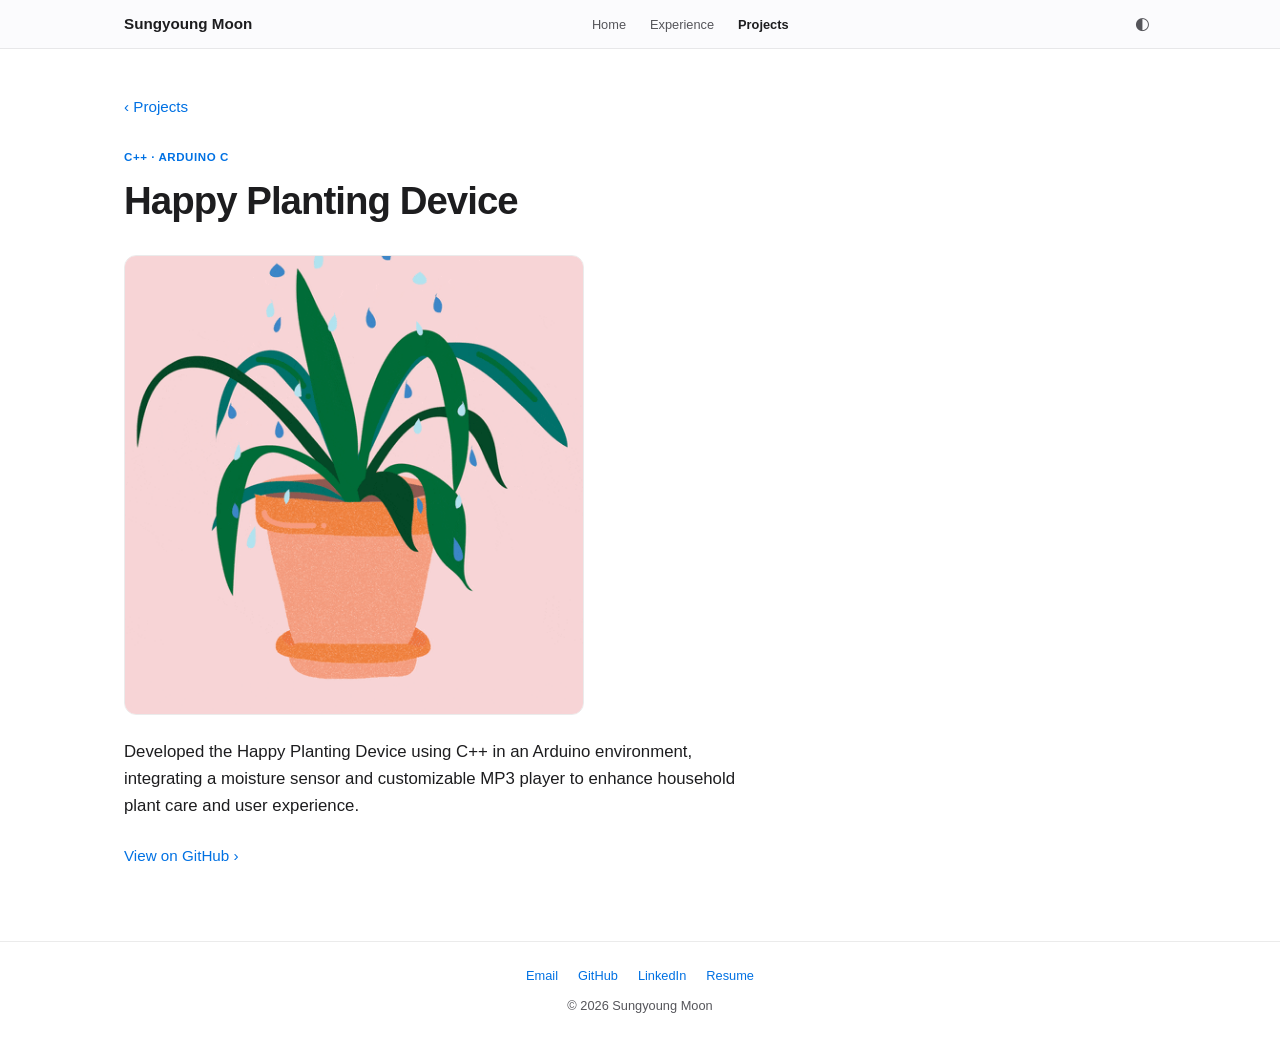
<file: project/happyplant/index.html>
<!doctype html>
<html lang="en">
<head>
  <meta charset="utf-8">
  <meta name="viewport" content="width=device-width, initial-scale=1">
  <title>Happy Planting Device — Sungyoung Moon</title>
  <meta name="description" content="Happy Planting Device — built with C++ in an Arduino environment, integrating a moisture sensor and customizable MP3 player to enhance household plant care and user experience.">
  <link rel="stylesheet" href="../../style.css?v=41">
</head>
<body>

  <header class="site-header">
    <nav class="nav container">
      <a class="brand" href="../../index.html">Sungyoung Moon</a>
      <ul class="nav-links">
        <li><a href="../../index.html#about">Home</a></li>
        <li><a href="../../index.html#experience">Experience</a></li>
        <li><a class="active" href="../../index.html#projects">Projects</a></li>
      </ul>
      <button id="theme-toggle" class="theme-toggle" aria-label="Toggle dark mode">◐</button>
    </nav>
  </header>

  <main>
    <div class="container project-page">

      <a class="back-link" href="../../index.html#projects">Projects</a>

      <p class="project-tag">C++ · Arduino C</p>
      <h1>Happy Planting Device</h1>

      <img class="project-media" src="../../images/happyplant.gif" alt="Happy Planting Device animation" width="480" height="480">

      <p class="about-body">
        Developed the Happy Planting Device using C++ in an Arduino environment, integrating a
        moisture sensor and customizable MP3&nbsp;player to enhance household plant care and user
        experience.
      </p>

      <a class="project-link" href="https://github.com/sungyoungmoon/Happy-Planting-Device" target="_blank" rel="noopener">View on GitHub ›</a>

    </div>
  </main>

  <footer class="site-footer">
    <div class="container">
      <ul class="footer-links">
        <li><a href="mailto:sungyoungmn@gmail.com">Email</a></li>
        <li><a href="https://github.com/sungyoungmoon" target="_blank" rel="noopener">GitHub</a></li>
        <li><a href="https://www.linkedin.com/in/sungyoung-moon/" target="_blank" rel="noopener">LinkedIn</a></li>
        <li><a href="../../files/Sungyoung_Moon_Resume.pdf?v=3" download="Sungyoung_Moon_Resume.pdf">Resume</a></li>
      </ul>
      <p>© 2026 Sungyoung Moon</p>
    </div>
  </footer>

  <script src="../../site.js?v=6"></script>

</body>
</html>
</file>
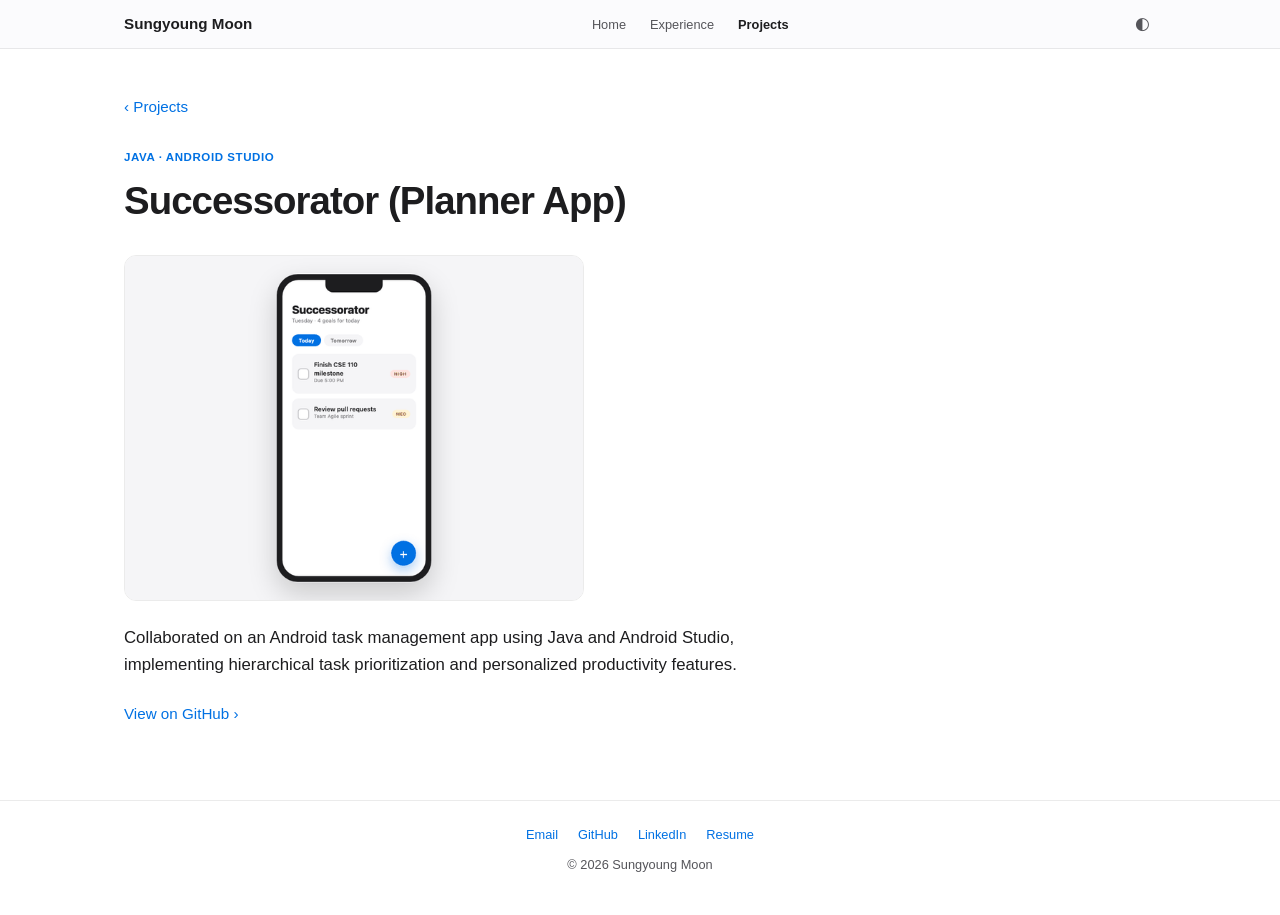
<file: project/successorator/index.html>
<!doctype html>
<html lang="en">
<head>
  <meta charset="utf-8">
  <meta name="viewport" content="width=device-width, initial-scale=1">
  <title>Successorator (Planner App) — Sungyoung Moon</title>
  <meta name="description" content="Successorator — an Android task management app built with Java and Android Studio, implementing hierarchical task prioritization and personalized productivity features.">
  <link rel="stylesheet" href="../../style.css?v=41">
</head>
<body>

  <header class="site-header">
    <nav class="nav container">
      <a class="brand" href="../../index.html">Sungyoung Moon</a>
      <ul class="nav-links">
        <li><a href="../../index.html#about">Home</a></li>
        <li><a href="../../index.html#experience">Experience</a></li>
        <li><a class="active" href="../../index.html#projects">Projects</a></li>
      </ul>
      <button id="theme-toggle" class="theme-toggle" aria-label="Toggle dark mode">◐</button>
    </nav>
  </header>

  <main>
    <div class="container project-page">

      <a class="back-link" href="../../index.html#projects">Projects</a>

      <p class="project-tag">Java · Android Studio</p>
      <h1>Successorator (Planner App)</h1>

      <img class="project-media" src="../../images/successorator.gif?v=2" alt="Successorator planner app animation" width="640" height="480">

      <p class="about-body">
        Collaborated on an Android task management app using Java and Android&nbsp;Studio,
        implementing hierarchical task prioritization and personalized productivity features.
      </p>

      <a class="project-link" href="https://github.com/sungyoungmoon/to-do-list" target="_blank" rel="noopener">View on GitHub ›</a>

    </div>
  </main>

  <footer class="site-footer">
    <div class="container">
      <ul class="footer-links">
        <li><a href="mailto:sungyoungmn@gmail.com">Email</a></li>
        <li><a href="https://github.com/sungyoungmoon" target="_blank" rel="noopener">GitHub</a></li>
        <li><a href="https://www.linkedin.com/in/sungyoung-moon/" target="_blank" rel="noopener">LinkedIn</a></li>
        <li><a href="../../files/Sungyoung_Moon_Resume.pdf?v=3" download="Sungyoung_Moon_Resume.pdf">Resume</a></li>
      </ul>
      <p>© 2026 Sungyoung Moon</p>
    </div>
  </footer>

  <script src="../../site.js?v=6"></script>

</body>
</html>
</file>
<file: style.css>
/* ============================================================
   Sungyoung Moon — personal site
   Apple-inspired design · top nav + left profile sidebar
   Shared by index.html, experience.html, projects.html
   ============================================================ */

/* ---------- Theme tokens ---------- */
:root {
  --bg: #ffffff;
  --bg-alt: #f5f5f7;
  --card: #ffffff;
  --text: #1d1d1f;
  --text-secondary: #55555a;
  --accent: #0071e3;
  --accent-hover: #0077ed;
  --border: rgba(0, 0, 0, 0.08);
  --nav-bg: rgba(251, 251, 253, 0.8);
  --shadow: 0 4px 20px rgba(0, 0, 0, 0.06);
  --seg-bg: rgba(0, 0, 0, 0.05);
  --seg-chip-shadow: 0 1px 3px rgba(0, 0, 0, 0.12);
}

@media (prefers-color-scheme: dark) {
  :root {
    --bg: #000000;
    --bg-alt: #161617;
    --card: #1d1d1f;
    --text: #f5f5f7;
    --text-secondary: #c7c7cc;
    --accent: #2997ff;
    --accent-hover: #4aa8ff;
    --border: rgba(255, 255, 255, 0.12);
    --nav-bg: rgba(22, 22, 23, 0.8);
    --shadow: 0 4px 20px rgba(0, 0, 0, 0.4);
  --seg-bg: rgba(255, 255, 255, 0.07);
  --seg-chip-shadow: 0 1px 3px rgba(0, 0, 0, 0.5);
  }
}

/* Manual override beats system preference */
:root[data-theme='light'] {
  --bg: #ffffff;
  --bg-alt: #f5f5f7;
  --card: #ffffff;
  --text: #1d1d1f;
  --text-secondary: #55555a;
  --accent: #0071e3;
  --accent-hover: #0077ed;
  --border: rgba(0, 0, 0, 0.08);
  --nav-bg: rgba(251, 251, 253, 0.8);
  --shadow: 0 4px 20px rgba(0, 0, 0, 0.06);
  --seg-bg: rgba(0, 0, 0, 0.05);
  --seg-chip-shadow: 0 1px 3px rgba(0, 0, 0, 0.12);
}

:root[data-theme='dark'] {
  --bg: #000000;
  --bg-alt: #161617;
  --card: #1d1d1f;
  --text: #f5f5f7;
  --text-secondary: #c7c7cc;
  --accent: #2997ff;
  --accent-hover: #4aa8ff;
  --border: rgba(255, 255, 255, 0.12);
  --nav-bg: rgba(22, 22, 23, 0.8);
  --shadow: 0 4px 20px rgba(0, 0, 0, 0.4);
  --seg-bg: rgba(255, 255, 255, 0.07);
  --seg-chip-shadow: 0 1px 3px rgba(0, 0, 0, 0.5);
}

/* ---------- Base ---------- */
* {
  margin: 0;
  padding: 0;
  box-sizing: border-box;
}

html {
  scroll-behavior: smooth;
  scroll-padding-top: 4.5rem;
}

body {
  font-family: -apple-system, BlinkMacSystemFont, 'SF Pro Text', 'Segoe UI',
    Roboto, 'Helvetica Neue', Arial, sans-serif;
  background: var(--bg);
  color: var(--text);
  line-height: 1.6;
  font-size: 17px;
  -webkit-font-smoothing: antialiased;
  transition: background 0.3s ease, color 0.3s ease;
  display: flex;
  flex-direction: column;
  min-height: 100vh;
}

main {
  flex: 1 0 auto;
}

/* Avoid orphan words on wrapped lines; balance multi-line headings */
p,
li {
  text-wrap: pretty;
}

h1,
h2,
h3 {
  text-wrap: balance;
}

.container {
  max-width: 1080px;
  margin: 0 auto;
  padding: 0 1.5rem;
}

/* ---------- Nav ---------- */
.site-header {
  position: sticky;
  top: 0;
  z-index: 100;
  background: var(--nav-bg);
  -webkit-backdrop-filter: saturate(180%) blur(20px);
  backdrop-filter: saturate(180%) blur(20px);
  border-bottom: 1px solid var(--border);
}

.nav {
  display: flex;
  align-items: center;
  justify-content: space-between;
  height: 3rem;
  gap: 1rem;
}

.brand {
  font-size: 0.95rem;
  font-weight: 600;
  color: var(--text);
  text-decoration: none;
  white-space: nowrap;
}

.nav-links {
  display: flex;
  gap: 1.5rem;
  list-style: none;
}

.nav-links a {
  font-size: 0.8rem;
  color: var(--text-secondary);
  text-decoration: none;
  transition: color 0.2s ease;
  white-space: nowrap;
}

.nav-links a:hover {
  color: var(--text);
}

.nav-links a.active {
  color: var(--text);
  font-weight: 600;
}

.theme-toggle {
  border: none;
  background: transparent;
  color: var(--text-secondary);
  font-size: 1.05rem;
  cursor: pointer;
  padding: 0.25rem 0.4rem;
  border-radius: 50%;
  line-height: 1;
  transition: color 0.2s ease;
}

.theme-toggle:hover {
  color: var(--text);
}

/* ---------- Two-column layout ---------- */
.layout {
  display: grid;
  grid-template-columns: 300px 1fr;
  gap: 3.5rem;
  align-items: start;
  padding-top: 3rem;
  padding-bottom: 1rem;
}

/* Full-width sections below the profile block (Experience, Projects) */
.content-full {
  padding-bottom: 4rem;
}

/* ---------- Profile sidebar (centered card) ---------- */
.sidebar {
  position: static;
}

.profile-card {
  display: flex;
  flex-direction: column;
  align-items: center;
  text-align: center;
  padding-top: 0.5rem;
}

.sidebar-photo {
  width: 170px;
  height: 170px;
  border-radius: 50%;
  object-fit: cover;
  box-shadow: var(--shadow), 0 0 0 5px rgba(41, 151, 255, 0.16);
  display: block;
}

.sidebar-name {
  font-size: 1.65rem;
  font-weight: 700;
  letter-spacing: -0.015em;
  margin-top: 1.25rem;
}

.sidebar-role {
  color: var(--accent);
  font-weight: 600;
  font-size: 1.1rem;
  margin-top: 0.15rem;
}

.sidebar-loc {
  color: var(--text-secondary);
  font-size: 0.98rem;
  margin-top: 0.3rem;
}

.sidebar-divider {
  border: none;
  border-top: 1px solid var(--border);
  margin: 1.2rem 0;
  width: 100%;
}

.social-row {
  list-style: none;
  display: flex;
  justify-content: center;
  gap: 0.8rem;
}

.social-row a {
  display: flex;
  align-items: center;
  justify-content: center;
  width: 42px;
  height: 42px;
  border-radius: 50%;
  background: var(--bg-alt);
  border: 1px solid var(--border);
  color: var(--text);
  transition: background 0.2s ease, color 0.2s ease, transform 0.2s ease;
}

.social-row a:hover {
  background: var(--accent);
  color: #fff;
  transform: translateY(-2px);
}

.social-row svg {
  width: 19px;
  height: 19px;
  fill: currentColor;
}

.btn-resume {
  display: inline-block;
  margin-top: 1.2rem;
  color: var(--accent);
  text-decoration: none;
  font-size: 1.08rem;
  font-weight: 500;
}

.btn-resume::after {
  content: ' ›';
}

.btn-resume:hover {
  text-decoration: underline;
}


/* ---------- Page content (right column) ---------- */
.page-title {
  font-size: 1.6rem;
  font-weight: 700;
  letter-spacing: -0.02em;
  margin-bottom: 1.1rem;
}

.page-lede {
  color: var(--text-secondary);
  font-size: 1.05rem;
  margin-top: -0.5rem;
  margin-bottom: 1.75rem;
}

.lede {
  font-size: 1.2rem;
  line-height: 1.55;
  letter-spacing: -0.01em;
  color: var(--text);
}

.about-body {
  color: var(--text);
  font-size: 1.05rem;
}

.about-body + .about-body {
  margin-top: 1rem;
}

.mini-heading {
  font-size: 1.1rem;
  font-weight: 700;
  letter-spacing: -0.01em;
  margin-top: 2.25rem;
  margin-bottom: 0.9rem;
}

.section-heading {
  font-size: clamp(1.9rem, 3.5vw, 2.4rem);
  font-weight: 700;
  letter-spacing: -0.025em;
  margin: 3.25rem 0 1.5rem;
}

/* ---------- Skills ---------- */
.skill-lines {
  list-style: none;
}

.skill-lines li {
  font-size: 0.95rem;
  line-height: 1.55;
  color: var(--text-secondary);
}

.skill-lines li + li {
  margin-top: 0.6rem;
}

.skill-lines strong {
  display: block;
  color: var(--text);
  font-weight: 600;
  margin-bottom: 0.15rem;
}

/* ---------- Cards & entries ---------- */
.card {
  background: var(--card);
  border: 1px solid var(--border);
  border-radius: 18px;
  padding: 1.4rem 1.6rem;
  box-shadow: var(--shadow);
}

.entry + .entry {
  margin-top: 1.1rem;
}

.entry-head {
  display: flex;
  justify-content: space-between;
  align-items: flex-start;
  gap: 1rem;
  flex-wrap: wrap;
}

.entry-org {
  display: flex;
  align-items: center;
  gap: 1rem;
}

.entry-logo {
  display: flex;
  align-items: center;
  justify-content: center;
  width: 56px;
  height: 56px;
  flex-shrink: 0;
  background: #ffffff;
  border: 1px solid var(--border);
  border-radius: 12px;
  padding: 8px;
}

.entry-logo img {
  max-width: 100%;
  max-height: 100%;
  object-fit: contain;
}

.entry-logo-text {
  font-weight: 800;
  letter-spacing: -0.02em;
  color: var(--text);
}

.entry-head h3 {
  font-size: 1.1rem;
  font-weight: 600;
  letter-spacing: -0.01em;
}

.entry-sub {
  color: var(--text-secondary);
  font-size: 0.92rem;
  margin-top: 0.15rem;
}

.entry-date {
  color: var(--text-secondary);
  font-size: 0.85rem;
  white-space: nowrap;
  background: var(--bg-alt);
  border: 1px solid var(--border);
  padding: 0.15rem 0.7rem;
  border-radius: 980px;
}

.entry-desc {
  margin-top: 0.9rem;
  color: var(--text-secondary);
  font-size: 0.98rem;
}

.entry-points {
  margin-top: 0.6rem;
  padding-left: 1.25rem;
  font-size: 0.95rem;
}

.entry-points li {
  margin-top: 0.4rem;
}

/* ---------- Experience list (timeline + card boxes) ---------- */
.xp-list {
  display: flex;
  flex-direction: column;
  position: relative;
  padding-left: 2.25rem;
}

.xp-list::before {
  content: '';
  position: absolute;
  left: 7px;
  top: 28px;
  bottom: 28px;
  width: 2px;
  background: var(--border);
}

.xp-item {
  display: flex;
  gap: 1.4rem;
  padding: 2rem 2.25rem;
  background: var(--card);
  border: 1px solid var(--border);
  border-radius: 22px;
  box-shadow: var(--shadow);
  position: relative;
}

.xp-featured {
  border-color: rgba(41, 151, 255, 0.35);
  background: linear-gradient(180deg, rgba(41, 151, 255, 0.06), rgba(41, 151, 255, 0) 55%), var(--card);
}

.xp-item::before {
  content: '';
  position: absolute;
  left: calc(-2.25rem + 1px);
  top: 3.2rem;
  width: 10px;
  height: 10px;
  border-radius: 50%;
  background: var(--bg);
  border: 2px solid var(--accent);
}

.xp-item + .xp-item {
  margin-top: 1.5rem;
}

.xp-logo {
  width: 56px;
  height: 56px;
  padding: 7px;
  border-radius: 13px;
}

.xp-body {
  flex: 1;
  min-width: 0;
}

.xp-head {
  display: flex;
  justify-content: space-between;
  align-items: baseline;
  gap: 1rem;
  flex-wrap: wrap;
}

.xp-eyebrow {
  font-size: 0.78rem;
  font-weight: 600;
  text-transform: uppercase;
  letter-spacing: 0.07em;
  color: var(--text-secondary);
}

.xp-head {
  margin-top: 0.25rem;
}

.xp-head h3 {
  font-size: 1.3rem;
  font-weight: 700;
  letter-spacing: -0.015em;
}

.xp-date {
  color: var(--text-secondary);
  font-size: 0.85rem;
  white-space: nowrap;
}

.xp-gist {
  font-size: 1rem;
  line-height: 1.6;
  margin-top: 0.6rem;
}

.xp-item .disclosure {
  margin-top: 0.45rem;
}

.xp-notes {
  list-style: none;
  margin-top: 0.5rem;
  color: var(--text);
  font-size: 0.95rem;
}

.xp-notes li {
  margin-top: 0.15rem;
}

.xp-points {
  margin-top: 0.9rem;
}

.xp-points li {
  margin-top: 0.6rem;
  line-height: 1.6;
}

/* ---------- Disclosure (Details / Highlights / Coursework) ---------- */
.disclosure {
  margin-top: 0.9rem;
}

.disclosure summary {
  cursor: pointer;
  color: var(--accent);
  font-weight: 500;
  font-size: 0.9rem;
  list-style: none;
  -webkit-user-select: none;
  user-select: none;
}

.disclosure summary::-webkit-details-marker {
  display: none;
}

.disclosure summary::after {
  content: '›';
  display: inline-block;
  margin-left: 0.4rem;
  width: 0.6em;
  text-align: center;
  transform-origin: center;
  transition: transform 0.2s ease;
}

.disclosure[open] summary::after {
  transform: rotate(90deg);
}

/* Opened Highlights: inset panel with accent bullets */
.project-card .disclosure .entry-points {
  background: var(--bg-alt);
  border: 1px solid var(--border);
  border-radius: 12px;
  padding: 0.9rem 1.1rem 1rem 2rem;
  margin-top: 0.7rem;
}

.project-card .disclosure .entry-points li {
  margin-top: 0.55rem;
  line-height: 1.55;
}

.project-card .disclosure .entry-points li:first-child {
  margin-top: 0;
}

.project-card .disclosure .entry-points li::marker {
  color: var(--accent);
}

.course-list {
  margin-top: 0.6rem;
  padding-left: 1.25rem;
  columns: 2;
  column-gap: 2rem;
  color: var(--text-secondary);
  font-size: 0.9rem;
}

.course-list li {
  margin-top: 0.3rem;
  break-inside: avoid;
}

/* ---------- Two-column row (Education | Skills on home) ---------- */
.two-col {
  display: grid;
  grid-template-columns: 1.1fr 1fr;
  gap: 1.25rem;
  align-items: stretch;
  margin-top: 2rem;
}

.two-col-card {
  background: var(--card);
  border: 1px solid var(--border);
  border-radius: 18px;
  padding: 1.4rem 1.6rem;
  box-shadow: var(--shadow);
}

.two-col-card .mini-heading {
  margin-top: 0;
}

.two-col .course-list {
  columns: 1;
}

@media (max-width: 900px) {
  .two-col {
    grid-template-columns: 1fr;
    gap: 1.25rem;
  }
}

/* ---------- Compact education rows (home) ---------- */
.edu-list {
  list-style: none;
}

.edu-row {
  display: flex;
  align-items: flex-start;
  gap: 0.9rem;
}

.edu-row + .edu-row {
  margin-top: 1rem;
}

.edu-logo {
  display: flex;
  align-items: center;
  justify-content: center;
  width: 40px;
  height: 40px;
  flex-shrink: 0;
  background: #ffffff;
  border: 1px solid var(--border);
  border-radius: 10px;
  padding: 5px;
}

.edu-logo img {
  max-width: 100%;
  max-height: 100%;
  object-fit: contain;
}

.edu-logo-flat {
  padding: 0;
  background: none;
  border: none;
  overflow: hidden;
}

.edu-logo-flat img {
  width: 100%;
  height: 100%;
  object-fit: cover;
  border-radius: 10px;
}

.edu-degree {
  font-weight: 600;
  font-size: 1rem;
}

.edu-school {
  color: var(--text-secondary);
  font-size: 0.92rem;
  margin-top: 0.1rem;
}

.edu-row .disclosure {
  margin-top: 0.35rem;
}

/* ---------- Activities (home) ---------- */
.activity-list {
  list-style: none;
}

.activity-list li {
  display: flex;
  justify-content: space-between;
  align-items: baseline;
  gap: 1rem;
  font-size: 0.92rem;
  margin-top: 0.45rem;
}

.activity-list em {
  font-style: normal;
  color: var(--text-secondary);
}

.activity-date {
  color: var(--text-secondary);
  font-size: 0.85rem;
  white-space: nowrap;
}

/* ---------- Now card (home) ---------- */
.now-card {
  display: flex;
  align-items: center;
  gap: 1.1rem;
  background: var(--card);
  border: 1px solid var(--border);
  border-radius: 18px;
  padding: 1.4rem 1.6rem;
  box-shadow: var(--shadow);
  margin-top: 2.25rem;
}

.now-eyebrow {
  font-size: 0.72rem;
  font-weight: 600;
  text-transform: uppercase;
  letter-spacing: 0.08em;
  color: var(--text-secondary);
}

.now-text {
  font-size: 0.98rem;
  margin-top: 0.15rem;
}

.now-link {
  display: inline-block;
  margin-top: 0.35rem;
  color: var(--accent);
  text-decoration: none;
  font-size: 0.95rem;
  font-weight: 500;
}

.now-link:hover {
  text-decoration: underline;
}

/* ---------- Projects ---------- */
.project-grid {
  display: grid;
  grid-template-columns: repeat(2, 1fr);
  gap: 1.25rem;
}

.project-card {
  display: flex;
  flex-direction: column;
  align-items: flex-start;
}

.project-icon {
  display: flex;
  align-items: center;
  justify-content: center;
  width: 60px;
  height: 60px;
  flex-shrink: 0;
  border-radius: 14px;
  font-size: 1.8rem;
  box-shadow: var(--shadow);
}

.project-icon-img {
  object-fit: contain;
  background: none;
  box-shadow: var(--shadow);
  border-radius: 14px;
}

.project-tag {
  font-size: 0.72rem;
  font-weight: 600;
  text-transform: uppercase;
  letter-spacing: 0.05em;
  color: var(--accent);
  margin-top: 0.9rem;
}

.project-card h3 {
  font-size: 1.2rem;
  font-weight: 700;
  letter-spacing: -0.015em;
  margin-top: 0.25rem;
}

.project-tagline {
  color: var(--text-secondary);
  font-size: 0.95rem;
  margin-top: 0.3rem;
}

.project-card .disclosure {
  margin-top: 0.75rem;
}

.project-media {
  width: 100%;
  height: auto;
  border-radius: 12px;
  border: 1px solid var(--border);
  margin-bottom: 0.9rem;
}

.project-link {
  margin-top: 0.75rem;
  color: var(--accent);
  text-decoration: none;
  font-size: 0.95rem;
  font-weight: 500;
}

.project-link:hover {
  text-decoration: underline;
}

/* ---------- Project detail page (/project/<slug>/) ----------
   Standalone pages behind the project URLs printed on the resume. */
/* Keeps the 1080px .container width so the left edge lines up with the nav
   brand and with every section on the home page; only the prose is capped. */
.project-page {
  padding-top: 2.75rem;
  padding-bottom: 4.5rem;
}

.back-link {
  color: var(--accent);
  text-decoration: none;
  font-size: 0.95rem;
  font-weight: 500;
}

.back-link::before {
  content: '‹ ';
}

.back-link:hover {
  text-decoration: underline;
}

.project-page .project-tag {
  margin-top: 1.75rem;
}

.project-page h1 {
  font-size: clamp(1.9rem, 3.5vw, 2.4rem);
  font-weight: 700;
  letter-spacing: -0.025em;
  margin-top: 0.2rem;
}

/* Capped: at the full 760px column the square GIF alone is taller than the
   viewport and pushes the description off-screen. */
.project-page .project-media {
  display: block;
  max-width: 460px;
  margin-top: 1.5rem;
  margin-bottom: 0;
}

.project-page .about-body {
  max-width: 640px;
  margin-top: 1.5rem;
}

.project-page .project-link {
  display: inline-block;
  margin-top: 1.5rem;
}

/* ---------- Footer ---------- */
.site-footer {
  border-top: 1px solid var(--border);
  padding: 1.5rem 0 2.5rem;
  color: var(--text-secondary);
  font-size: 0.8rem;
  text-align: center;
}

.footer-links {
  display: flex;
  justify-content: center;
  flex-wrap: wrap;
  gap: 1.25rem;
  list-style: none;
  margin-bottom: 0.6rem;
}

.footer-links a {
  color: var(--accent);
  text-decoration: none;
}

.footer-links a:hover {
  text-decoration: underline;
}

/* ---------- Scroll reveal (Apple-style) ---------- */
.reveal {
  opacity: 0;
  transform: translateY(28px);
  transition: opacity 0.8s cubic-bezier(0.25, 0.1, 0.25, 1),
    transform 0.8s cubic-bezier(0.25, 0.1, 0.25, 1);
  will-change: opacity, transform;
}

.reveal.visible {
  opacity: 1;
  transform: none;
}

.reveal-now {
  animation: rise-in 0.9s cubic-bezier(0.25, 0.1, 0.25, 1) both;
}

@keyframes rise-in {
  from {
    opacity: 0;
    transform: translateY(18px);
  }
  to {
    opacity: 1;
    transform: none;
  }
}

@media (prefers-reduced-motion: reduce) {
  .reveal,
  .reveal-now {
    opacity: 1;
    transform: none;
    transition: none;
    animation: none;
  }
}

/* ---------- Mobile ---------- */
@media (max-width: 760px) {
  html {
    scroll-padding-top: 4.5rem;
  }

  body {
    overflow-x: clip;
  }

  .container {
    padding: 0 1.1rem;
  }

  /* Nav: one row with a segmented control. The brand is hidden because the
     profile block repeats the name directly below it on a narrow screen. */
  .nav {
    height: 3.15rem;
    justify-content: center;
    position: relative;
  }

  .brand {
    display: none;
  }

  /* Pulled in from the edge and grown to a proper touch target — at the default
     desktop size it was a ~24px box flush against the screen edge. */
  .theme-toggle {
    position: absolute;
    right: 0.75rem;
    top: 50%;
    transform: translateY(-50%);
    width: 2.6rem;
    height: 2.6rem;
    padding: 0;
    display: flex;
    align-items: center;
    justify-content: center;
    font-size: 1.15rem;
  }

  /* The pill is centered in the real viewport, so it has to clear the
     absolutely-positioned toggle on its own: the toggle owns the last 54px
     (42px box + 0.75rem inset), so centering requires
     pill width <= viewport - 108. Reserving room with margin-right instead
     would shift the pill off-centre by half that margin. Three items fit;
     a fourth pushed it past the limit. */
  .nav-links {
    gap: 0.15rem;
    padding: 0.2rem;
    background: var(--seg-bg);
    border-radius: 980px;
  }

  .nav-links a {
    display: block;
    font-size: 0.78rem;
    font-weight: 500;
    padding: 0.34rem 0.62rem;
    border-radius: 980px;
    transition: background 0.2s ease, color 0.2s ease;
  }

  .nav-links a.active {
    color: var(--text);
    font-weight: 600;
    background: var(--card);
    box-shadow: var(--seg-chip-shadow);
  }

  .layout {
    grid-template-columns: 1fr;
    gap: 2.25rem;
    padding-top: 2.25rem;
  }

  .sidebar {
    position: static;
    display: flex;
    flex-direction: column;
    align-items: center;
  }

  .sidebar-photo {
    width: 150px;
    height: 150px;
  }

  /* Experience: no timeline rail, tighter cards */
  .xp-list {
    padding-left: 0;
  }

  .xp-list::before,
  .xp-item::before {
    display: none;
  }

  .xp-item {
    flex-direction: column;
    gap: 0.9rem;
    padding: 1.35rem 1.2rem;
    border-radius: 18px;
  }

  .xp-logo {
    width: 48px;
    height: 48px;
  }

  .xp-head {
    flex-direction: column;
    align-items: flex-start;
    gap: 0.15rem;
  }

  .xp-head h3 {
    font-size: 1.15rem;
  }

  .xp-eyebrow {
    font-size: 0.72rem;
  }

  .entry-points,
  .xp-points {
    padding-left: 1.1rem;
  }

  /* Cards & sections */
  .two-col-card,
  .card {
    padding: 1.35rem 1.2rem;
  }

  .section-heading {
    margin: 2.5rem 0 1.1rem;
  }

  .project-grid {
    grid-template-columns: 1fr;
  }

  .project-card .disclosure .entry-points {
    padding: 0.8rem 0.9rem 0.9rem 1.7rem;
  }

  .footer-links {
    gap: 0.9rem;
  }
}

/* Very narrow phones (iPhone SE 1st gen, Fold cover screen). A centered pill
   clears the toggle only while its width stays under viewport - 108, which the
   full-size type breaks below ~340px. */
@media (max-width: 360px) {
  .nav-links a {
    font-size: 0.72rem;
    padding: 0.34rem 0.42rem;
  }
}

@media (max-width: 640px) {
  .course-list {
    columns: 1;
  }
}

@media (prefers-reduced-motion: reduce) {
  body,
  .disclosure summary::after,
  .btn-resume,
  .theme-toggle,
  .nav-links a {
    transition: none;
  }
}
</file>
